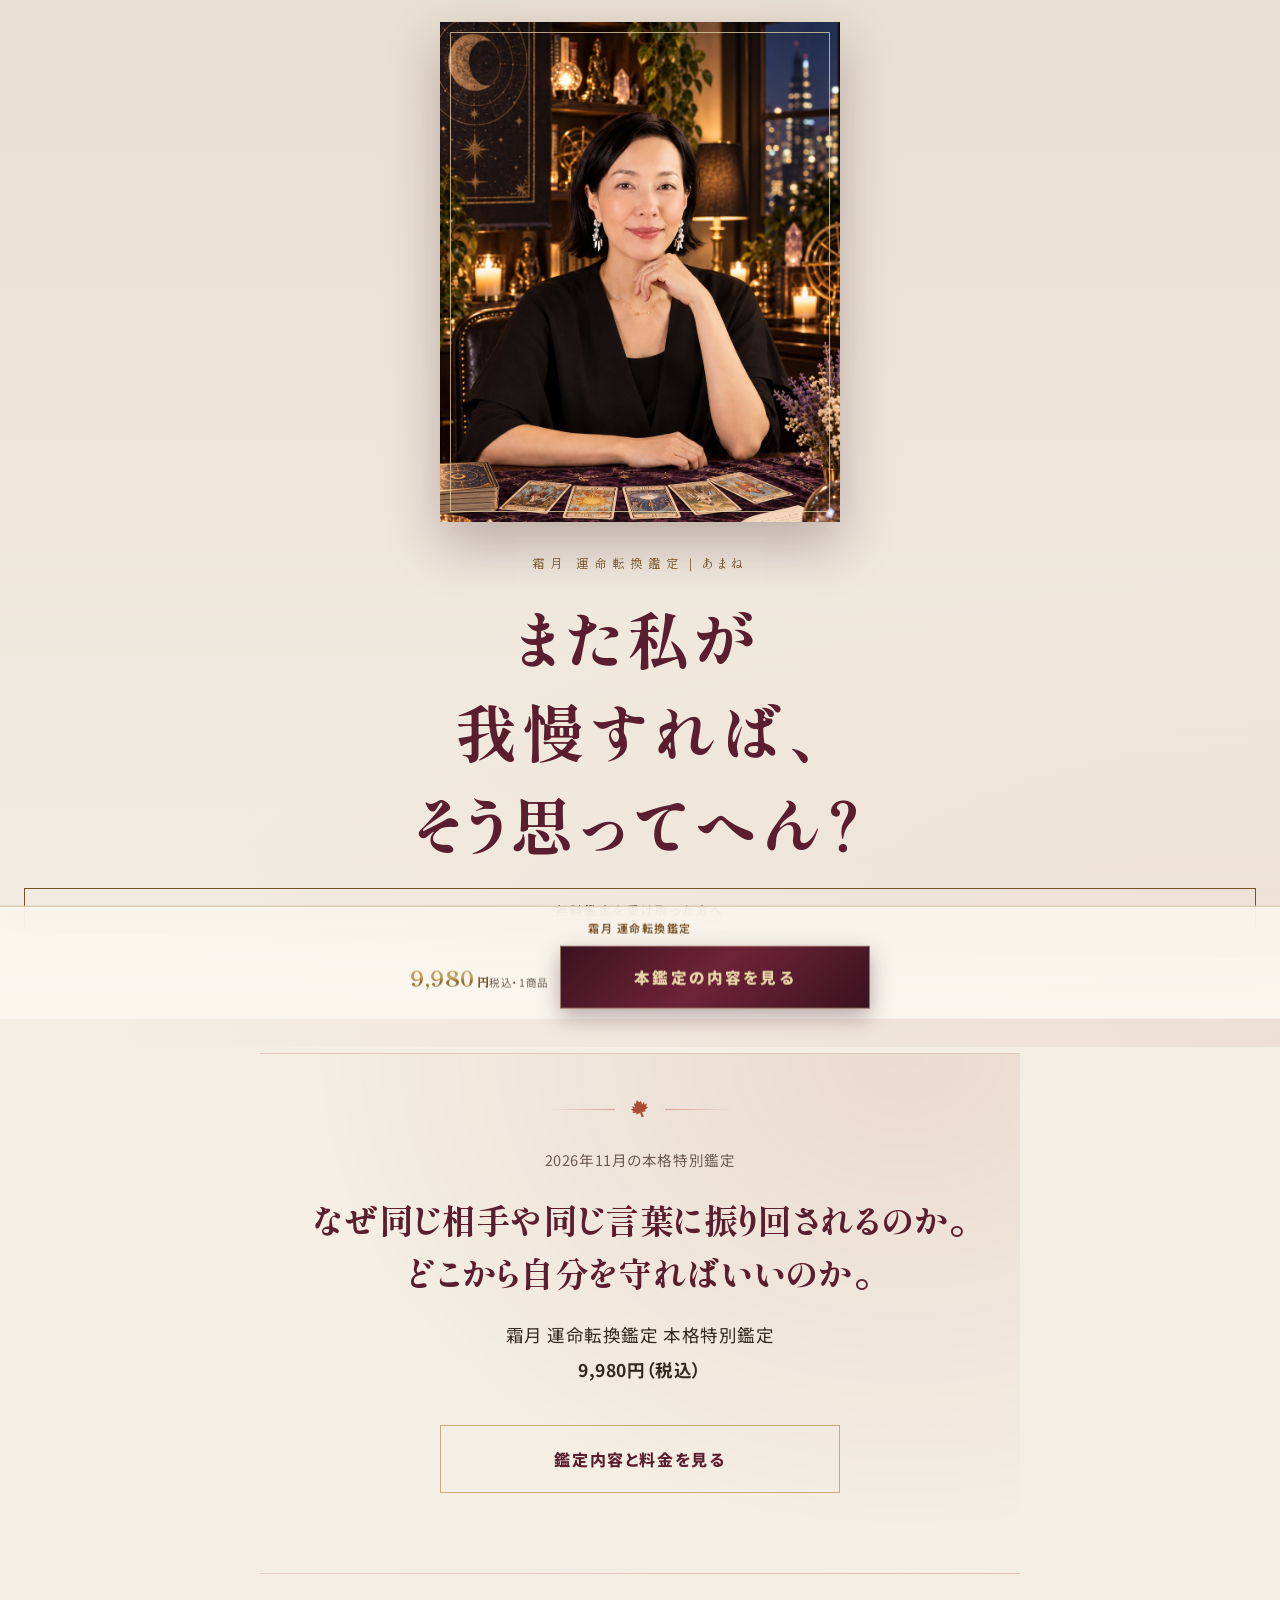
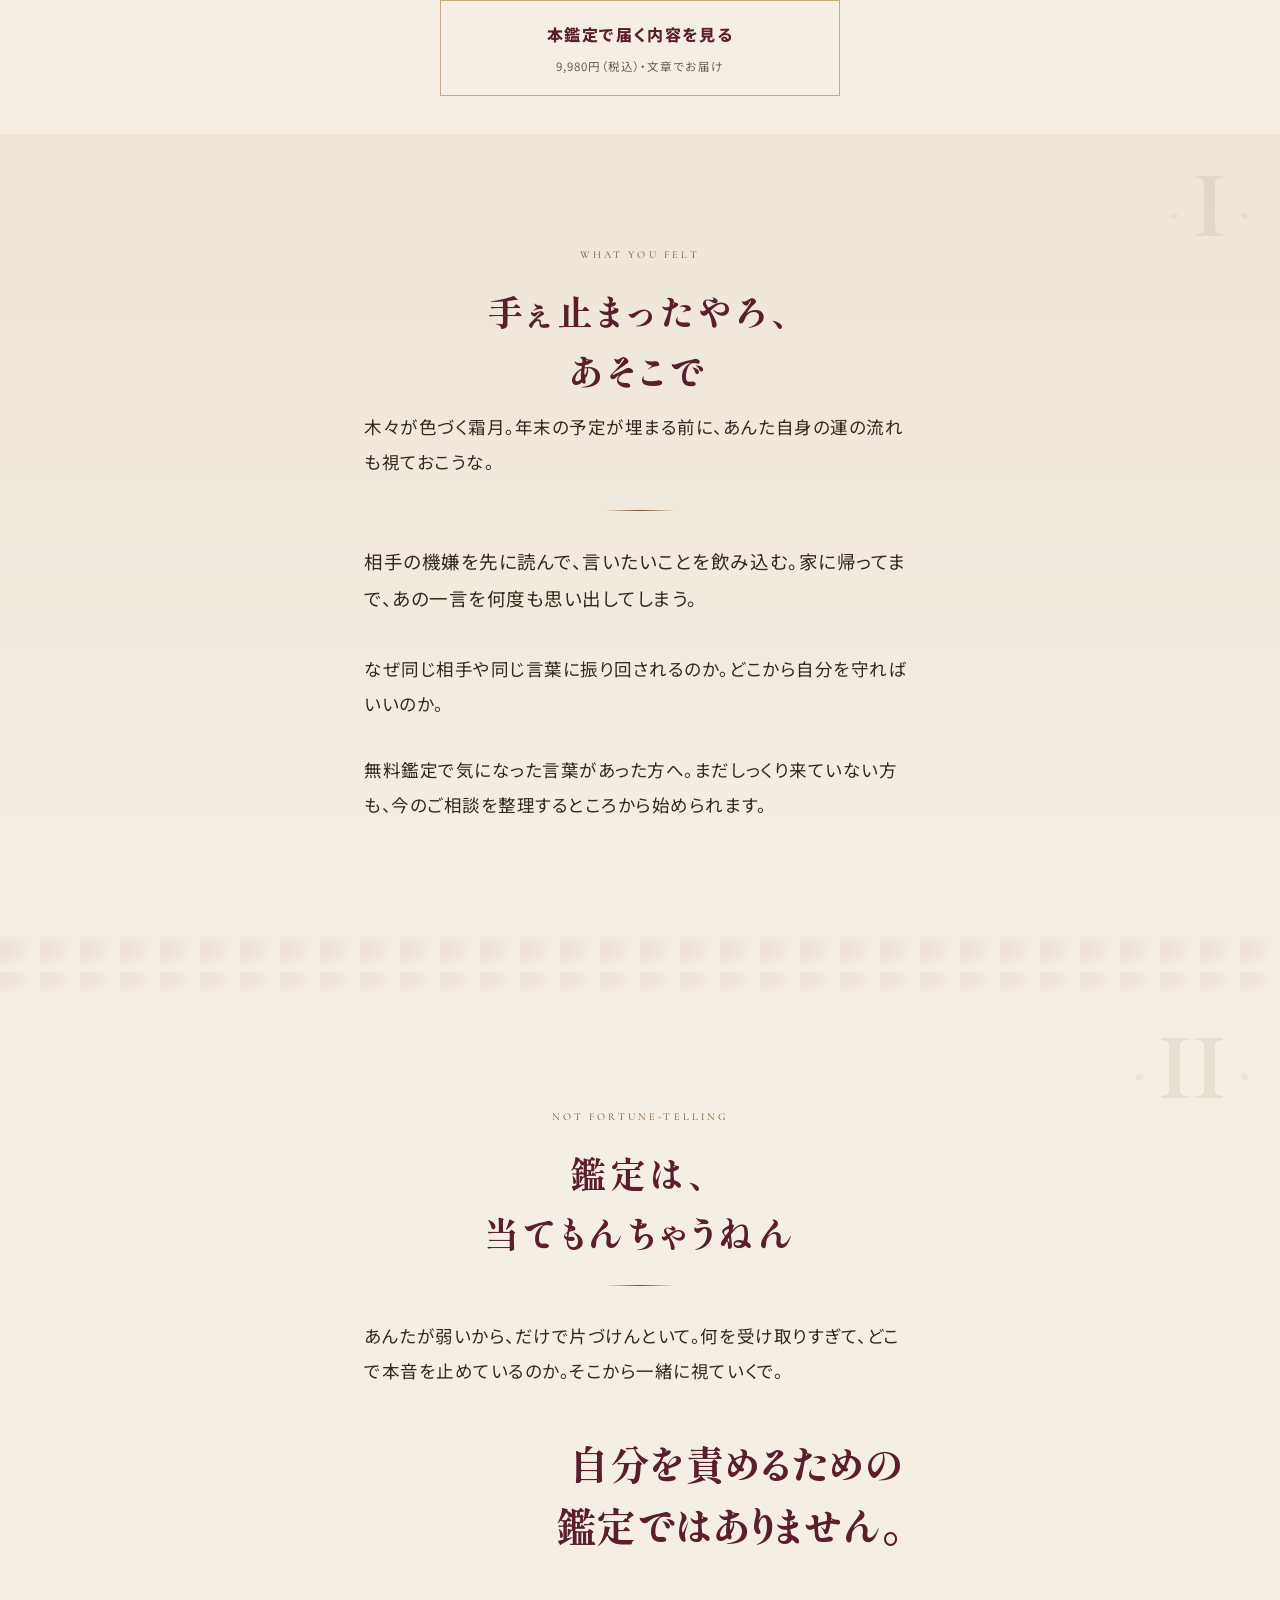
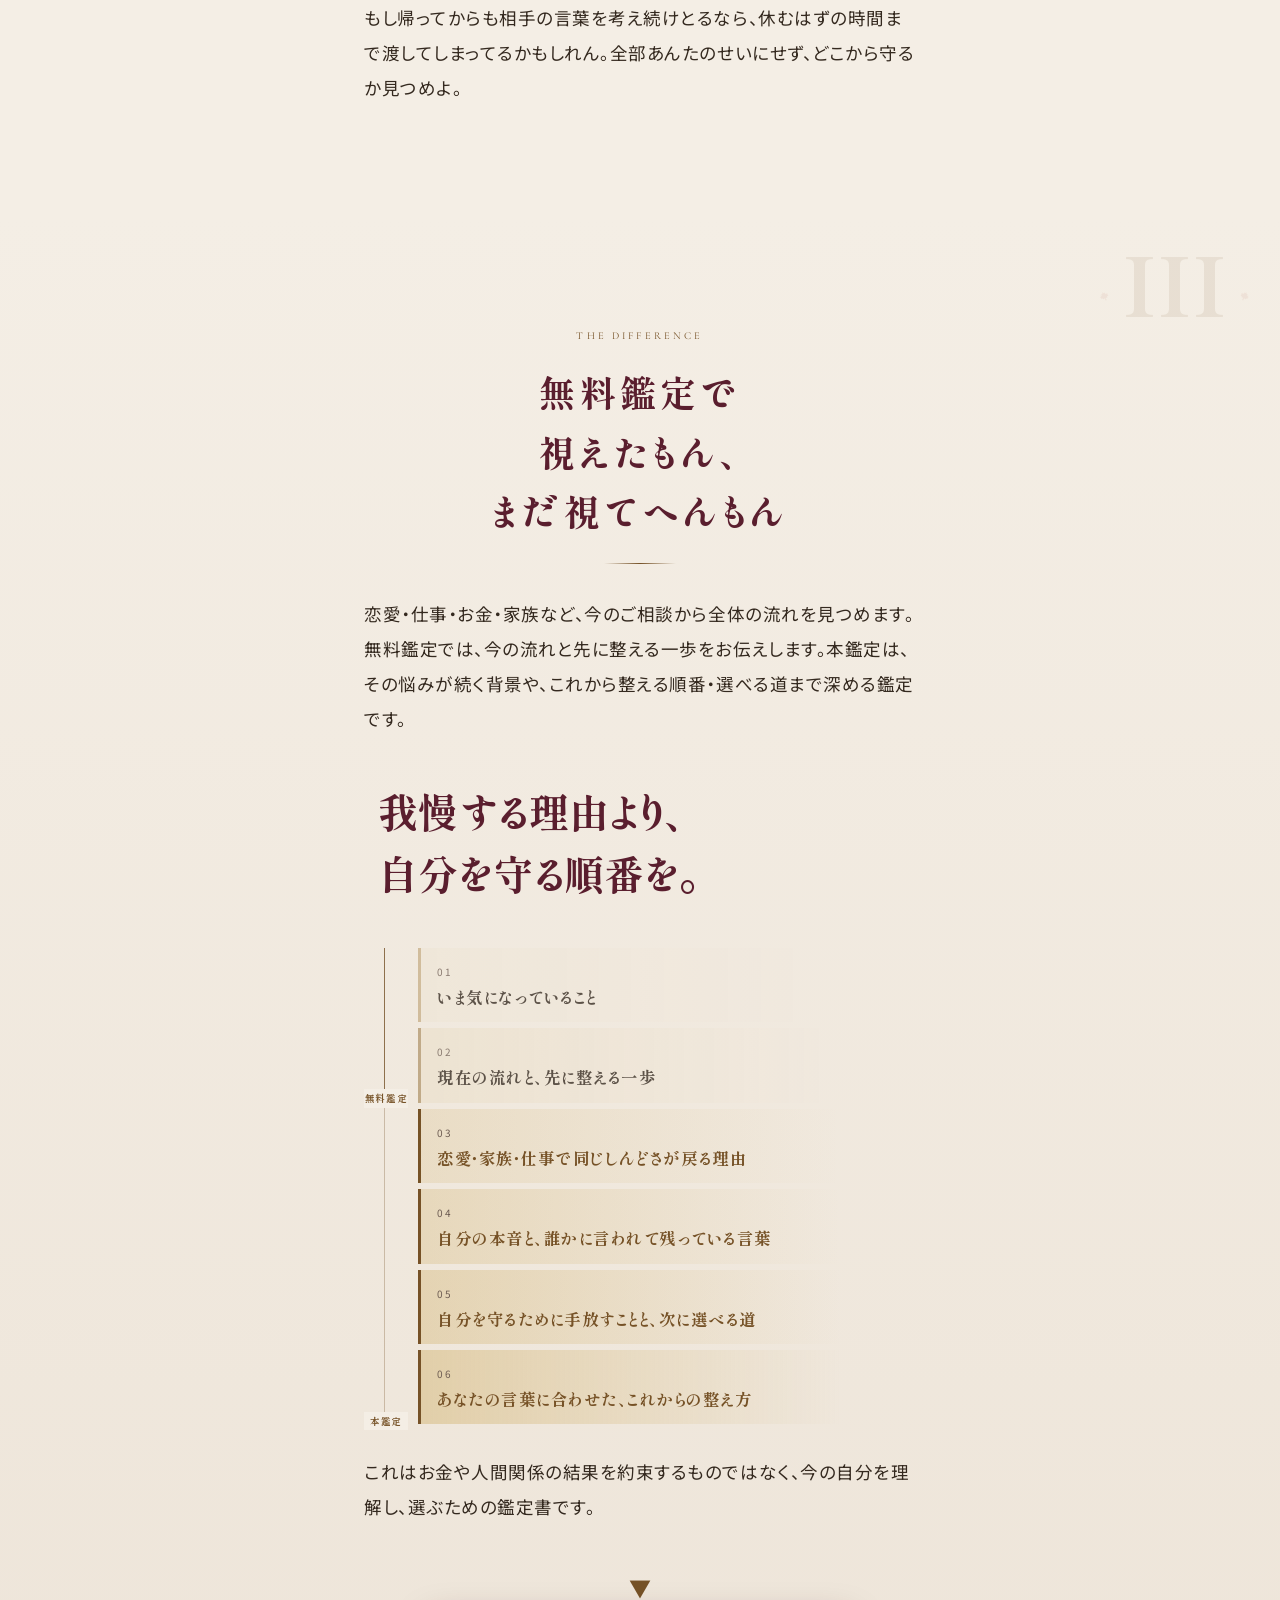
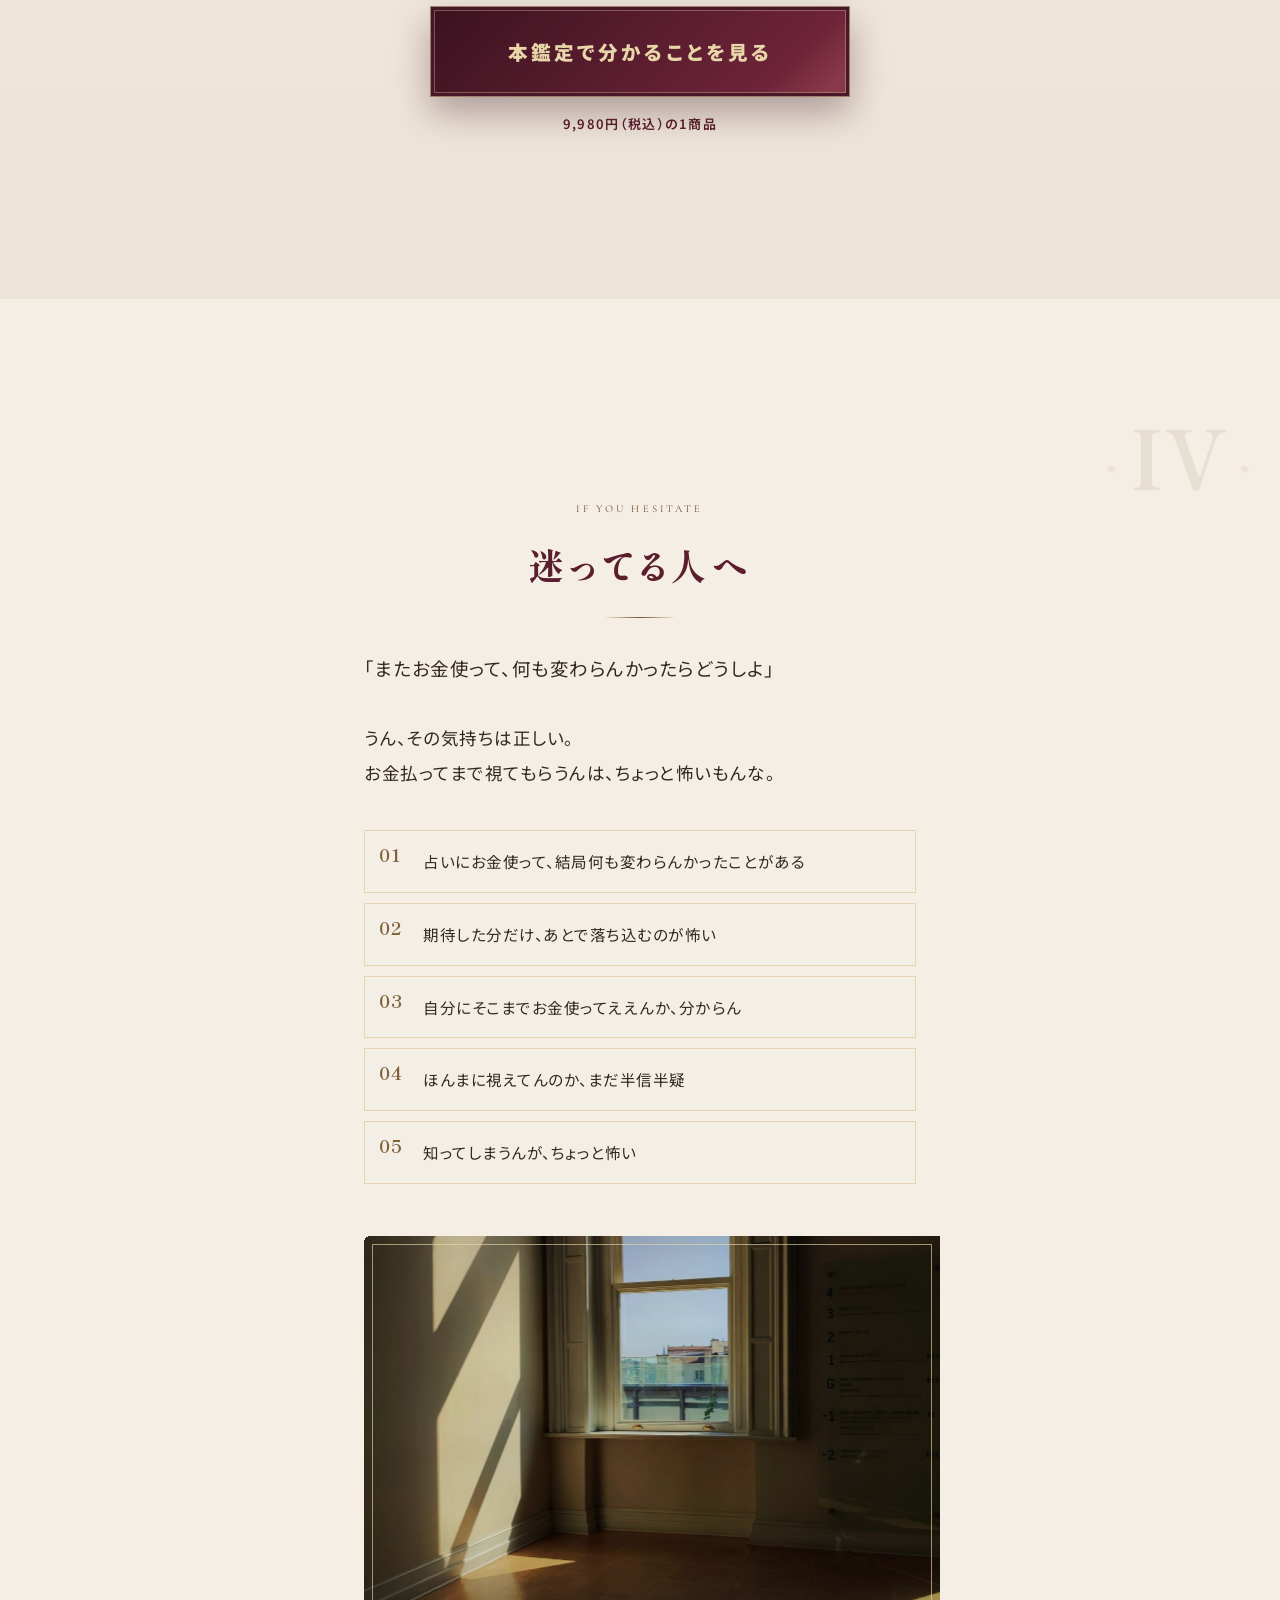
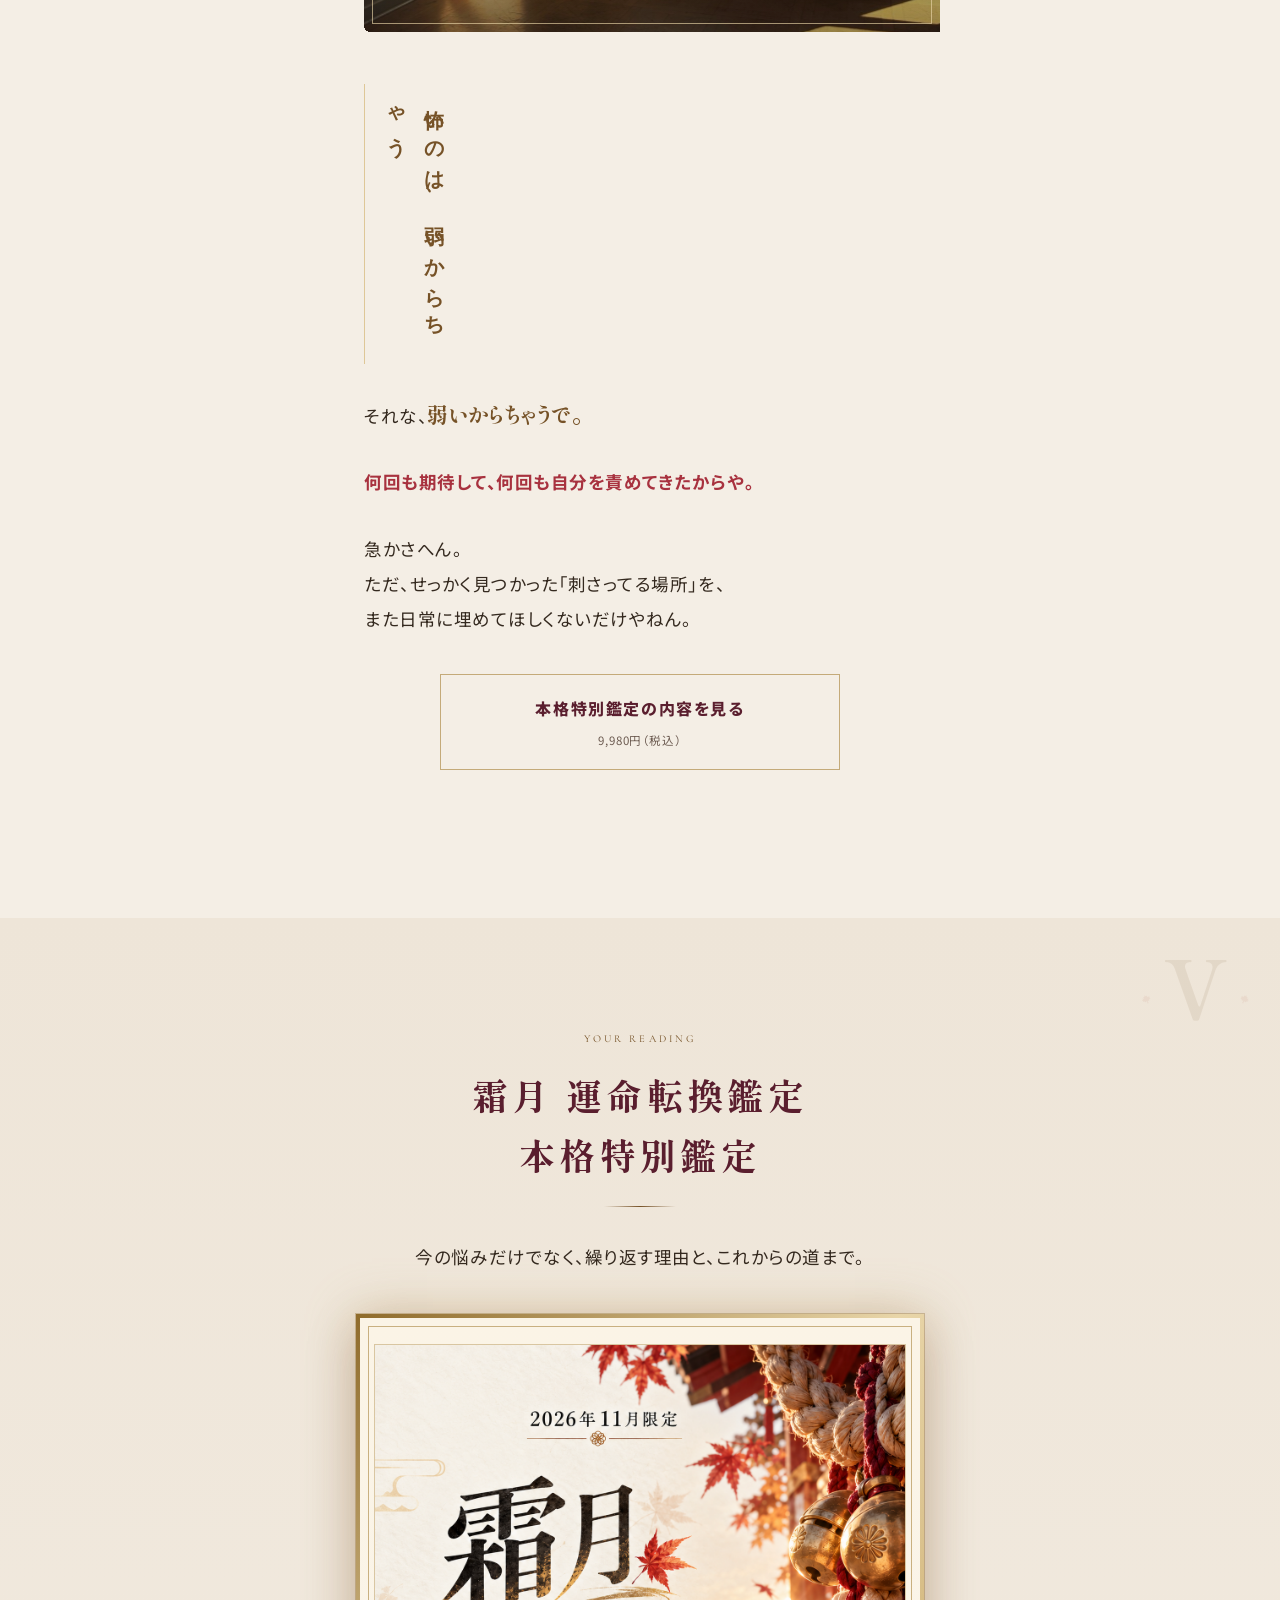
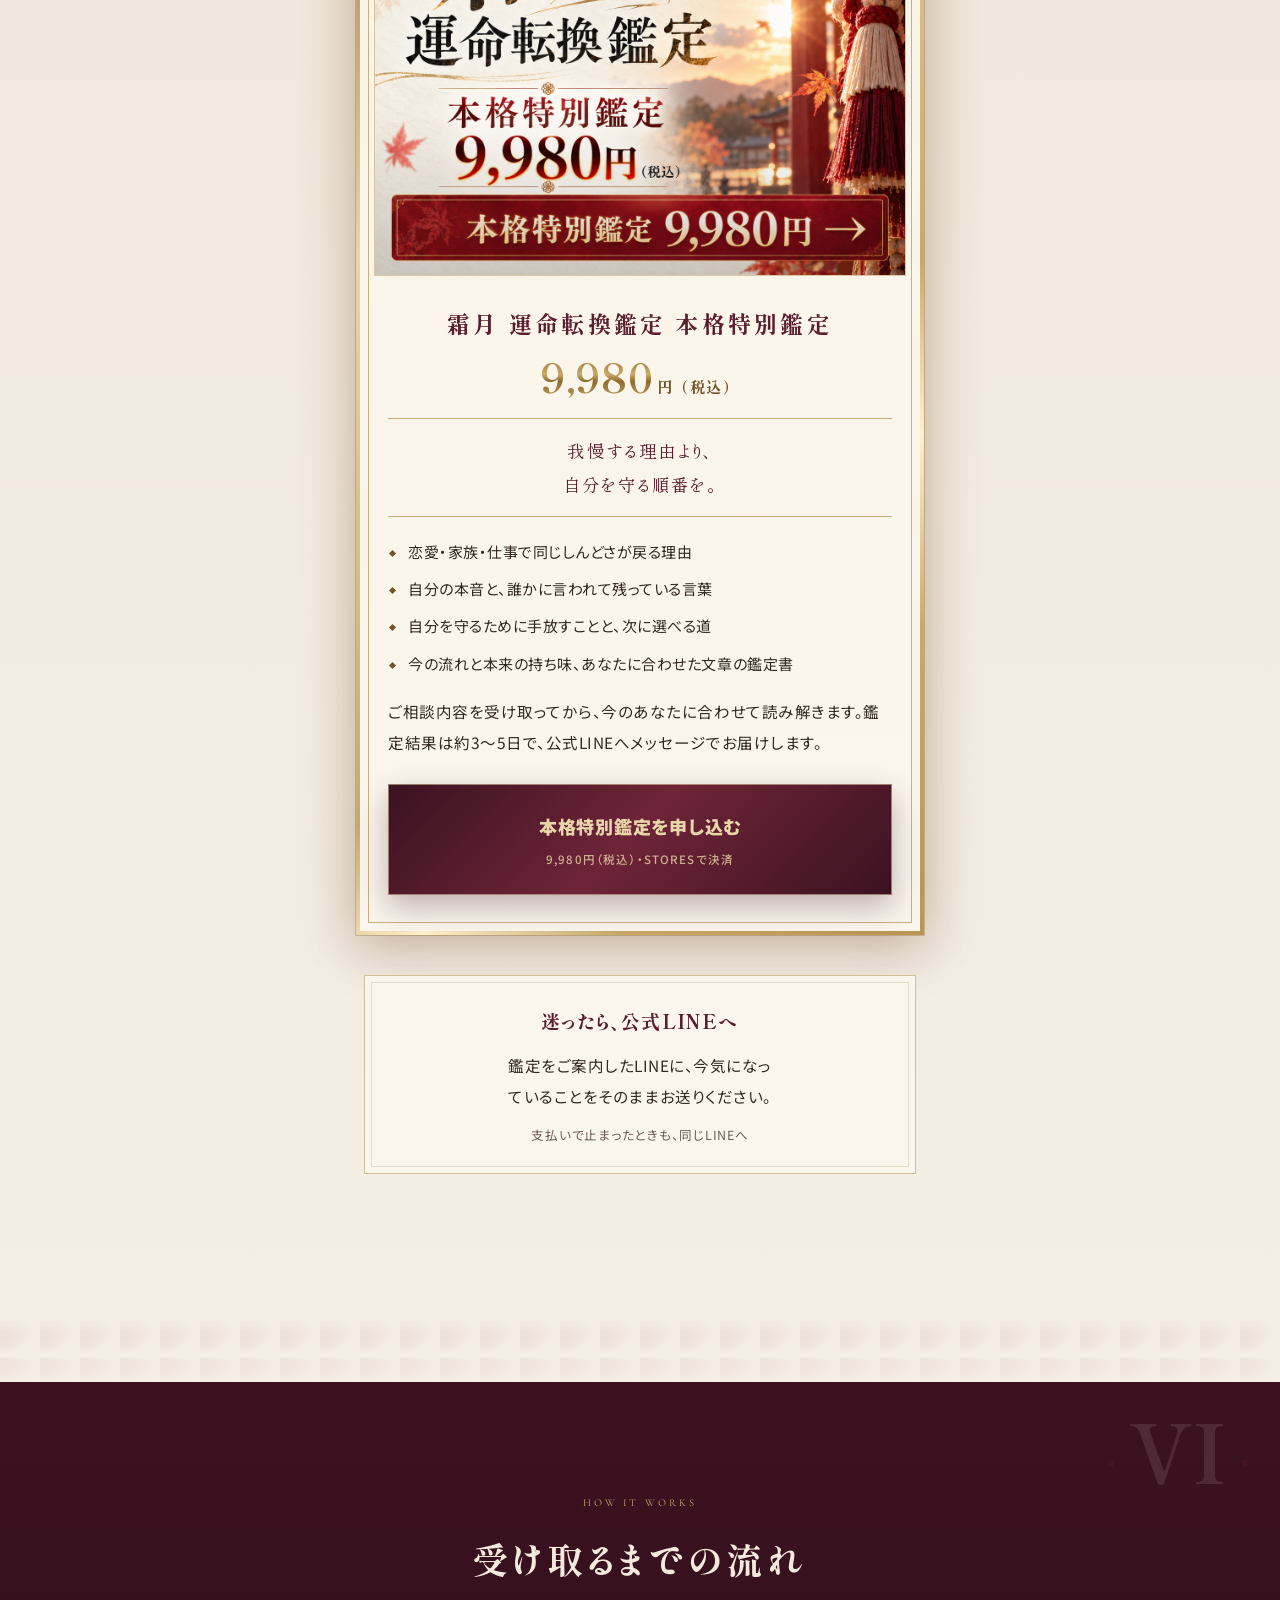
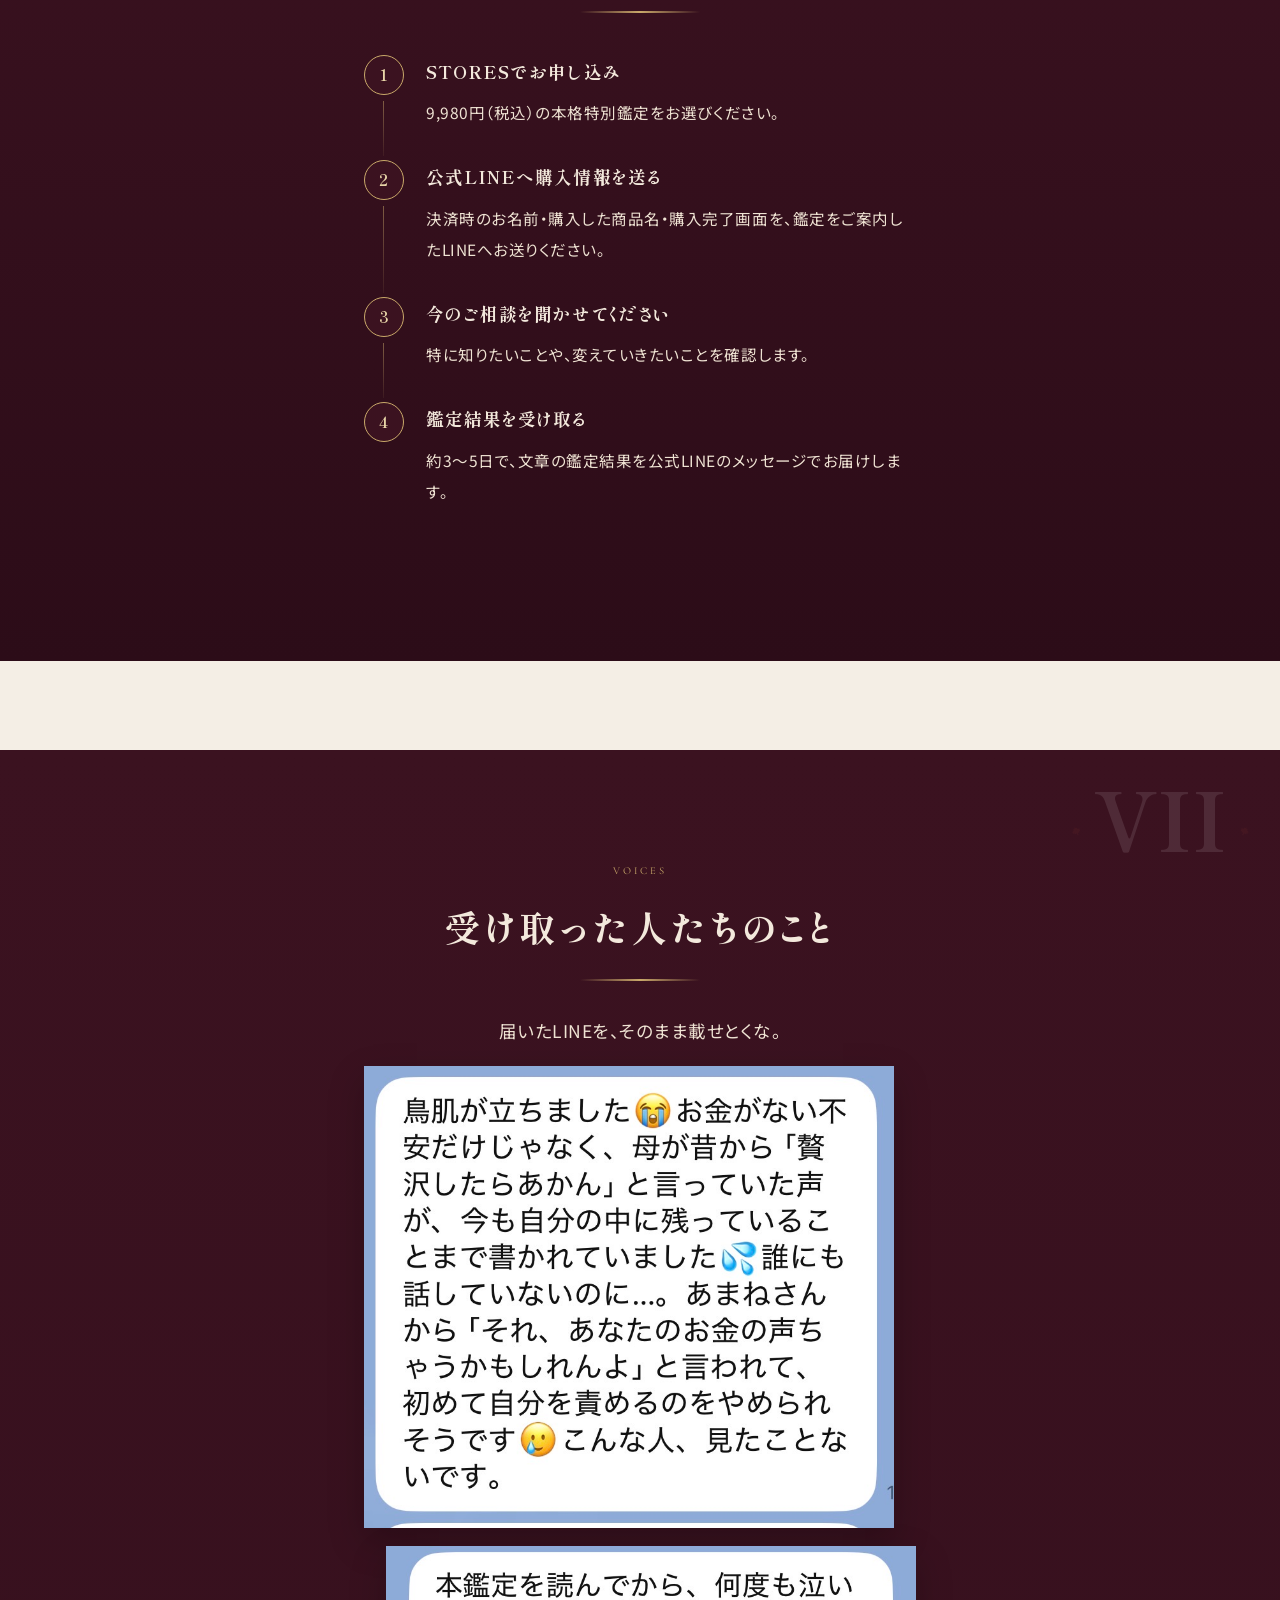
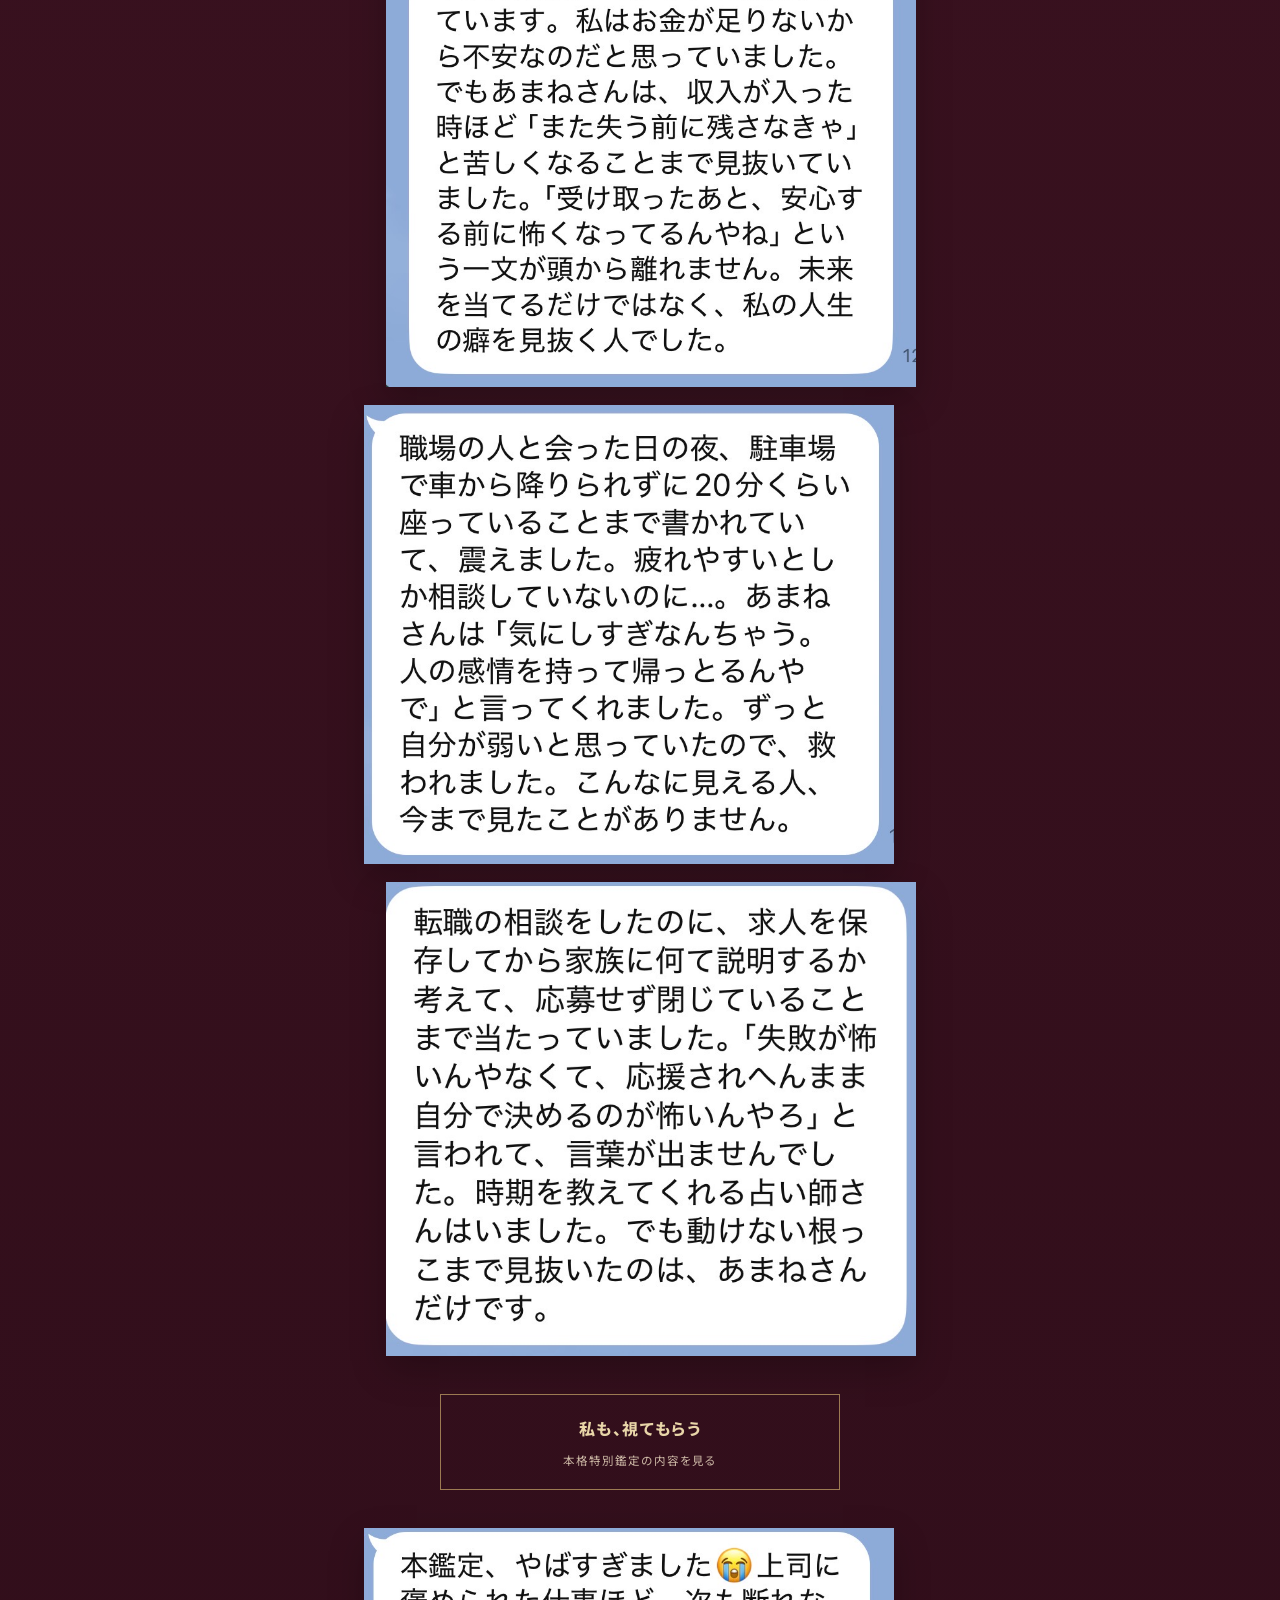
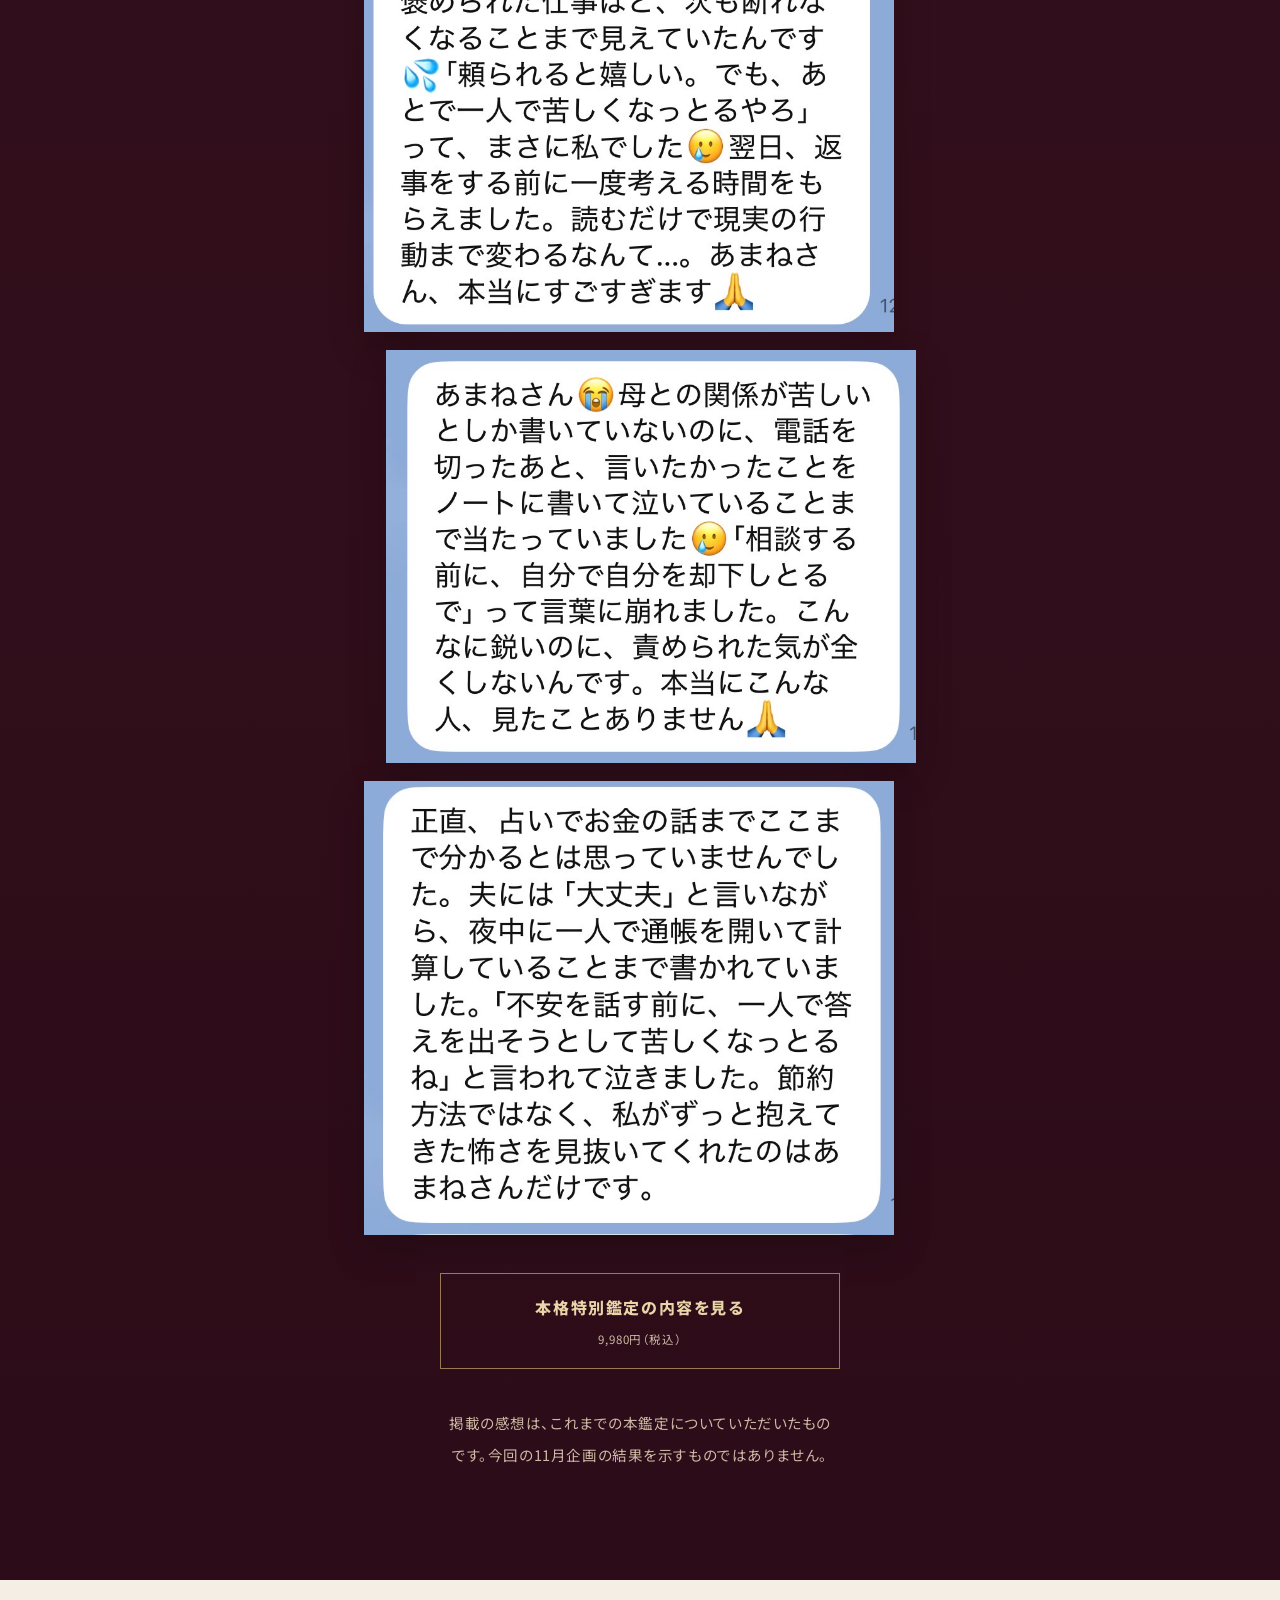
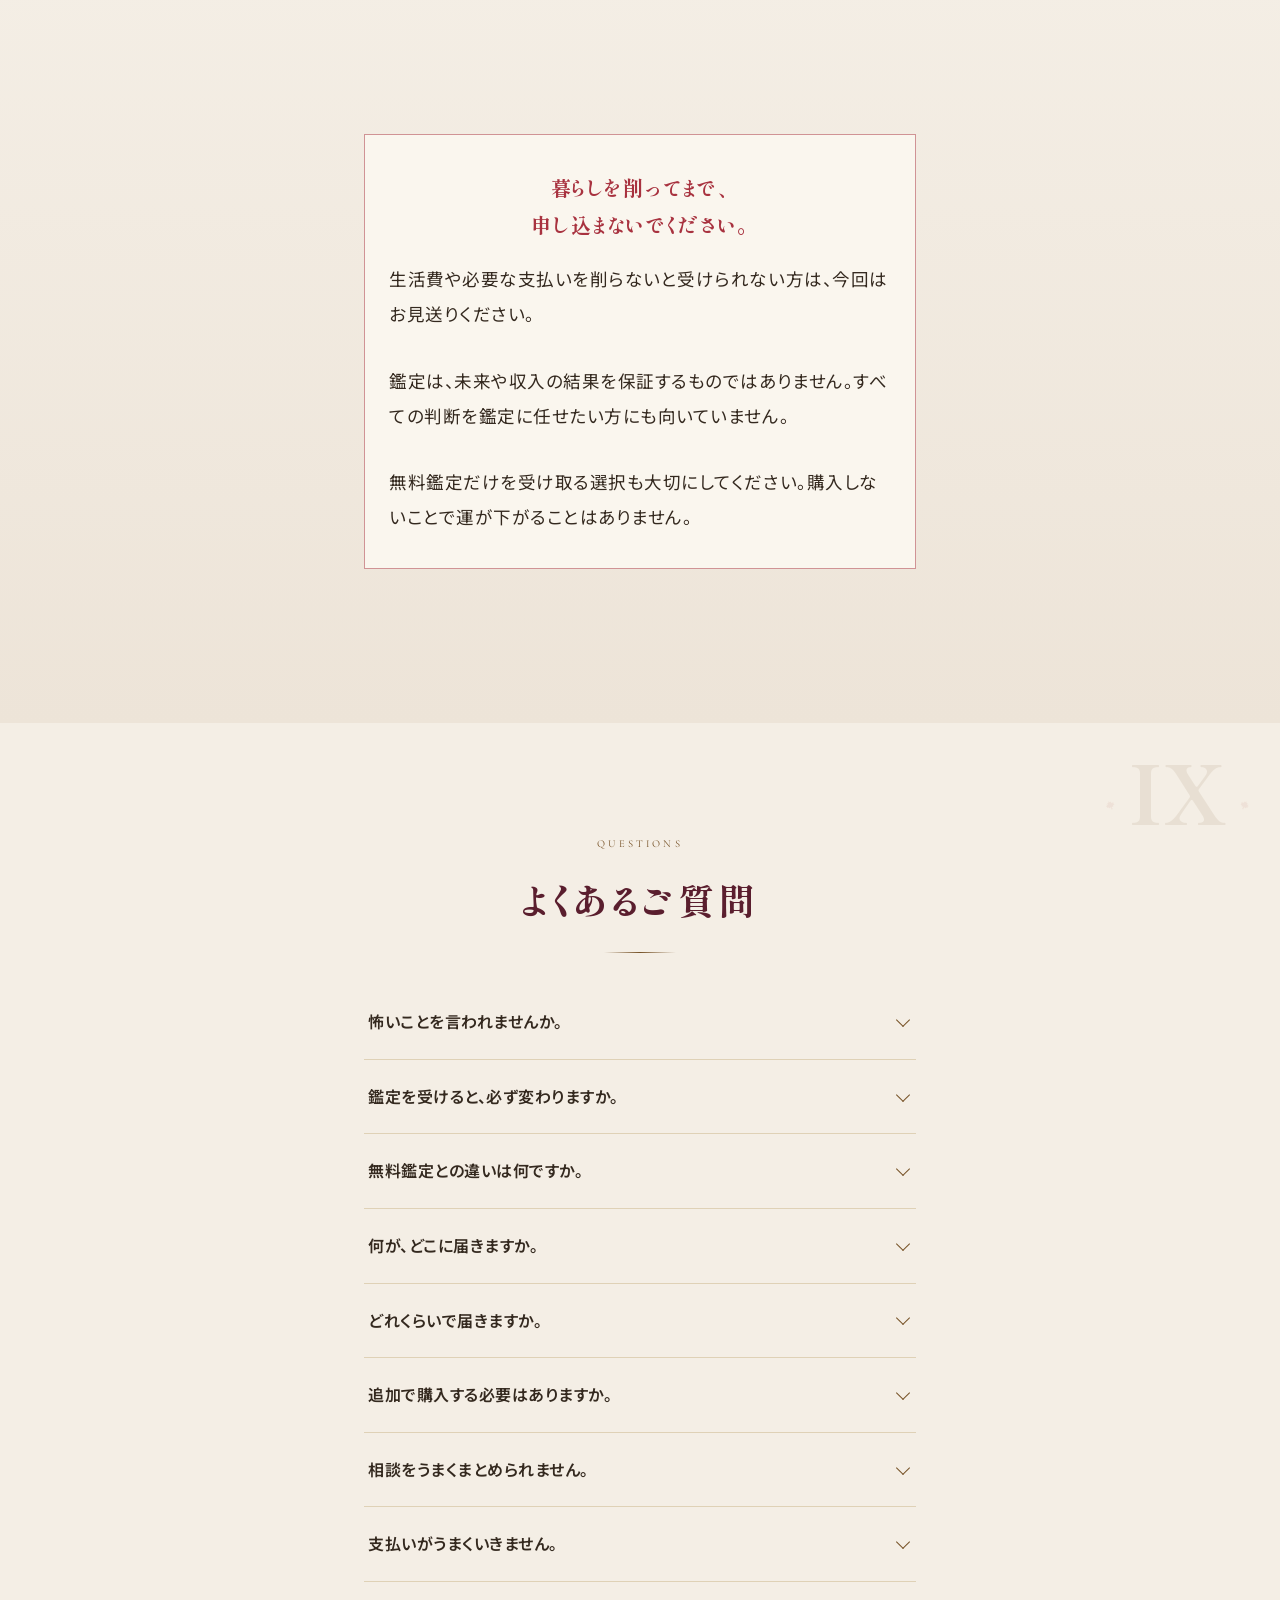
<file: 202611-amane/index.html>
<!DOCTYPE html>

<html lang="ja">
<head>
<meta charset="utf-8"/>
<meta content="width=device-width, initial-scale=1, viewport-fit=cover" name="viewport"/>
<meta content="noindex" name="robots"/>
<meta content="#F7F2EC" name="theme-color"/>
<title>霜月 運命転換鑑定 本格特別鑑定｜あまね</title>
<link href="https://fonts.googleapis.com" rel="preconnect"/>
<link crossorigin="" href="https://fonts.gstatic.com" rel="preconnect"/>
<link href="https://fonts.googleapis.com/css2?family=Shippori+Mincho+B1:wght@400;600;700;800&amp;family=Noto+Sans+JP:wght@400;500;700&amp;family=Cormorant+Garamond:wght@300;500;600&amp;display=swap" rel="stylesheet"/>
<link href="reference-assets/lp.css?v=20261022n1" rel="stylesheet"/>
<link href="reference-assets/theme-amane.css?v=20261022n1" rel="stylesheet"/>
<style>:root{--bg:#f4eee5;--bg2:#e9dfd1;--bg3:#e9dfd1;--gold:#765227;--gold-hi:#765227;--paper:#34291f;--mute:#6c5b51;--kon:#e9dfd1}.rv,.rv-s,.rv-b,.ln,.stag>*{opacity:1!important;transform:none!important;filter:none!important}.hero-person img{animation:none!important;transform:none!important}.hero-flare,.hero-person::after{display:none!important}.hero-copy .tag{background:transparent;border:1px solid var(--gold);color:inherit}.november-note{padding:42px 24px;text-align:center;max-width:760px;margin:auto}.november-note .big{font-size:clamp(24px,5vw,34px)}.item .thumb{aspect-ratio:1;height:auto}.item .thumb img{width:100%;height:auto}.price{opacity:1!important;transform:none!important}.s-light{color:#34291f}.hero-copy h1{font-size:clamp(32px,6vw,62px)}.layer b{font-size:16px}.pbtn{min-height:60px}.step h3{font-size:18px}.november-note p{max-width:660px;margin:18px auto}@media(max-width:600px){.hero{min-height:0;display:flex;flex-direction:column;padding:0}.hero-person{position:relative;inset:auto;width:100%;height:auto;aspect-ratio:1}.hero-person img{width:100%;height:100%;object-fit:cover}.hero::after{display:none}.hero-copy{padding:30px 24px;text-shadow:none;color:#34291f}.hero-copy h1{font-size:30px;letter-spacing:.03em;line-height:1.65}.hero-copy .lead{font-size:17px}.strata{padding-left:34px}}</style><style id="november-season-style">
/* November: reference autumn LP's maple drift, scoped to new November pages. */
:root{--nov-leaf:#ab4c36;--nov-light:#cb965c;--nov-paper:#faf1e8;--nov-mask:url("data:image/svg+xml,%3Csvg%20xmlns%3D%22http%3A%2F%2Fwww.w3.org%2F2000%2Fsvg%22%20viewBox%3D%220%200%2024%2024%22%3E%3Cpath%20d%3D%22M12%201.5l1.7%203.6%202.3-1.1-.3%204.2%203.4-2.2-1%203.2%203.4-.3-2.4%203%201.8%201.5-4.2%201.2.4%202-4.2-.7.2%205.2h-2.6l.2-5.2-4.2.7.4-2-4.2-1.2%201.8-1.5-2.4-3%203.4.3-1-3.2%203.4%202.2-.3-4.2%202.3%201.1z%22%2F%3E%3C%2Fsvg%3E")}
.november-leaves{position:fixed;inset:0;overflow:hidden;z-index:20;pointer-events:none;contain:strict}
.november-leaves i{position:absolute;top:-8vh;left:var(--x);width:var(--size);height:var(--size);animation:nov-leaf-fall var(--duration) linear var(--delay) infinite;opacity:0;pointer-events:none}
.november-leaves i::before{content:"";position:absolute;inset:0;background:var(--nov-leaf);-webkit-mask:var(--nov-mask) center/contain no-repeat;mask:var(--nov-mask) center/contain no-repeat;animation:nov-leaf-turn 9s linear infinite}
.november-leaves i:nth-child(even)::before{background:var(--nov-light);animation-duration:12s;animation-direction:reverse}
@keyframes nov-leaf-fall{0%{transform:translate3d(0,-10vh,0);opacity:0}8%{opacity:.52}30%{transform:translate3d(18px,26vh,0)}60%{transform:translate3d(-15px,62vh,0)}90%{opacity:.4}100%{transform:translate3d(14px,116vh,0);opacity:0}}
@keyframes nov-leaf-turn{0%{transform:rotate(-25deg) rotateY(0)}50%{transform:rotate(155deg) rotateY(140deg)}100%{transform:rotate(335deg) rotateY(360deg)}}
.nov-season-frieze{height:26px;display:flex;justify-content:center;align-items:center;gap:14px;margin:0 auto 22px;color:var(--nov-leaf);pointer-events:none}
.nov-season-frieze::before,.nov-season-frieze::after{content:"";height:1px;width:68px;background:linear-gradient(90deg,transparent,currentColor);opacity:.45}
.nov-season-frieze::after{transform:rotate(180deg)}
.nov-season-frieze i{display:block;width:22px;height:22px;background:currentColor;-webkit-mask:var(--nov-mask) center/contain no-repeat;mask:var(--nov-mask) center/contain no-repeat;transform:rotate(-20deg)}
.november-note{background:radial-gradient(ellipse at 85% 0%,color-mix(in srgb,var(--nov-leaf) 12%,transparent),transparent 65%);border-top:1px solid color-mix(in srgb,var(--nov-leaf) 24%,transparent);border-bottom:1px solid color-mix(in srgb,var(--nov-leaf) 18%,transparent)}
.hero-copy{background-image:radial-gradient(ellipse at 100% 100%,color-mix(in srgb,var(--nov-leaf) 9%,transparent),transparent 65%)}
.chapno::before,.chapno::after{content:"";display:inline-block;width:11px;height:11px;vertical-align:middle;background:var(--nov-leaf);-webkit-mask:var(--nov-mask) center/contain no-repeat;mask:var(--nov-mask) center/contain no-repeat;opacity:.8;margin:0 12px;transform:rotate(-25deg)}
.chapno::after{transform:rotate(25deg)}
.band{background-image:radial-gradient(ellipse at 8% 30%,color-mix(in srgb,var(--nov-leaf) 18%,transparent),transparent 58%)}
@media(max-width:600px){.november-leaves i:nth-child(n+9){display:none}.november-leaves i{width:calc(var(--size)*.85);height:calc(var(--size)*.85)}}
@media(prefers-reduced-motion:reduce){.november-leaves{display:none}.november-leaves i,.november-leaves i::before{animation:none}}
@media print{.november-leaves{display:none}}
</style></head>
<body class="ed"><div aria-hidden="true" class="november-leaves"><i style="--x:3%;--size:17px;--duration:21s;--delay:-3.0s"></i><i style="--x:94%;--size:20px;--duration:23s;--delay:-5.3s"></i><i style="--x:12%;--size:23px;--duration:25s;--delay:-7.6s"></i><i style="--x:85%;--size:26px;--duration:27s;--delay:-9.9s"></i><i style="--x:22%;--size:17px;--duration:29s;--delay:-12.2s"></i><i style="--x:74%;--size:20px;--duration:21s;--delay:-14.5s"></i><i style="--x:38%;--size:23px;--duration:23s;--delay:-16.8s"></i><i style="--x:61%;--size:26px;--duration:25s;--delay:-19.1s"></i><i style="--x:8%;--size:17px;--duration:27s;--delay:-21.4s"></i><i style="--x:90%;--size:20px;--duration:29s;--delay:-23.7s"></i><i style="--x:29%;--size:23px;--duration:21s;--delay:-26.0s"></i><i style="--x:70%;--size:26px;--duration:23s;--delay:-28.3s"></i></div>
<div aria-hidden="true" class="prog"><i id="progbar"></i></div>
<header class="hero">
<div class="hero-person">
<img alt="あまね" fetchpriority="high" src="https://amane-spiritual.github.io/lp/img/amane/a_hero_tarot.jpg" style="object-position:center 14%"/>
</div>
<div aria-hidden="true" class="particles" id="particles"></div>
<div class="hero-copy">
<div class="lead rv">霜月 運命転換鑑定｜あまね</div>
<h1 class="lines">また私が<br/>我慢すれば、<br/>そう思ってへん？</h1>
<div class="tag rv">無料鑑定を受け取った方へ</div>
<div class="scrollcue rv"><span class="lat">SCROLL</span><i></i></div>
</div>
</header><div class="november-note"><div aria-hidden="true" class="nov-season-frieze"><i></i></div><p class="whisper">2026年11月の本格特別鑑定</p><p class="big">なぜ同じ相手や同じ言葉に振り回されるのか。どこから自分を守ればいいのか。</p><p>霜月 運命転換鑑定 本格特別鑑定<br/><b>9,980円（税込）</b></p><a class="minicta" href="#item">鑑定内容と料金を見る</a></div>
<a class="minicta rv" href="#item" style="margin-top:26px">本鑑定で届く内容を見る<span class="s">9,980円（税込）・文章でお届け</span></a>
<section class="s-ai">
<div class="wrap"><div class="chapno">I</div><div class="eyebrow lat">What you felt</div><h2 class="lines"><span class="ln">手ぇ止まったやろ、</span><br/><span class="ln">あそこで</span></h2><p class="seasonal-context">木々が色づく霜月。年末の予定が埋まる前に、あんた自身の運の流れも視ておこうな。</p><div class="gline"></div><div class="stag"><p class="lead-p">相手の機嫌を先に読んで、言いたいことを飲み込む。家に帰ってまで、あの一言を何度も思い出してしまう。</p><p>なぜ同じ相手や同じ言葉に振り回されるのか。どこから自分を守ればいいのか。</p><p>無料鑑定で気になった言葉があった方へ。まだしっくり来ていない方も、今のご相談を整理するところから始められます。</p></div></div>
</section>
<div aria-hidden="true" class="band"></div>
<section class="s-dark">
<div class="wrap"><div class="chapno">II</div><div class="eyebrow lat">Not fortune-telling</div><h2 class="lines"><span class="ln">鑑定は、</span><br/><span class="ln">当てもんちゃうねん</span></h2><div class="gline"></div><div class="stag"><p>あんたが弱いから、だけで片づけんといて。何を受け取りすぎて、どこで本音を止めているのか。そこから一緒に視ていくで。</p><div class="big">自分を責めるための<br/>鑑定ではありません。</div><p>もし帰ってからも相手の言葉を考え続けとるなら、休むはずの時間まで渡してしまってるかもしれん。全部あんたのせいにせず、どこから守るか見つめよ。</p></div></div>
</section>
<section class="s-ai-r">
<div class="wrap"><div class="chapno">III</div><div class="eyebrow lat">The difference</div><h2 class="lines"><span class="ln">無料鑑定で</span><br/><span class="ln">視えたもん、</span><br/><span class="ln">まだ視てへんもん</span></h2><div class="gline"></div><p>恋愛・仕事・お金・家族など、今のご相談から全体の流れを見つめます。無料鑑定では、今の流れと先に整える一歩をお伝えします。本鑑定は、その悩みが続く背景や、これから整える順番・選べる道まで深める鑑定です。</p><div class="big">我慢する理由より、<br/>自分を守る順番を。</div><div class="strata" style="--free-h:33%"><div aria-hidden="true" class="gauge"><i class="g1"></i><i class="g2"></i><b class="l1">無料鑑定</b><b class="l2">本鑑定</b></div><div class="layer free" style="--d:0"><span class="lv">01</span><b>いま気になっていること</b></div><div class="layer free" style="--d:1"><span class="lv">02</span><b>現在の流れと、先に整える一歩</b></div><div class="layer deep" style="--d:2"><span class="lv">03</span><b>恋愛・家族・仕事で同じしんどさが戻る理由</b></div><div class="layer deep" style="--d:3"><span class="lv">04</span><b>自分の本音と、誰かに言われて残っている言葉</b></div><div class="layer deep" style="--d:4"><span class="lv">05</span><b>自分を守るために手放すことと、次に選べる道</b></div><div class="layer deep" style="--d:5"><span class="lv">06</span><b>あなたの言葉に合わせた、これからの整え方</b></div></div><p>これはお金や人間関係の結果を約束するものではなく、今の自分を理解し、選ぶための鑑定書です。</p><a class="cta" href="#item"><span class="arrow">▼</span><span class="btn">本鑑定で分かることを見る</span><span class="sub">9,980円（税込）の1商品</span></a></div>
</section>
<div class="wrap"><div class="growline"></div></div>
<section class="s-dark">
<div class="wrap">
<div class="chapno">IV</div>
<div class="eyebrow lat">If you hesitate</div>
<h2 class="lines"><span class="ln">迷ってる人へ</span></h2>
<div class="gline"></div>
<div class="stag">
<p class="lead-p">「またお金使って、何も変わらんかったらどうしよ」</p>
<p>うん、その気持ちは正しい。<br/>お金払ってまで視てもらうんは、ちょっと怖いもんな。</p>
</div>
<ul class="chk rv">
<li>占いにお金使って、結局何も変わらんかったことがある</li>
<li>期待した分だけ、あとで落ち込むのが怖い</li>
<li>自分にそこまでお金使ってええんか、分からん</li>
<li>ほんまに視えてんのか、まだ半信半疑</li>
<li>知ってしまうんが、ちょっと怖い</li>
</ul>
<div class="ph wide px rv-s">
<img alt="朝の光が差す部屋" decoding="async" loading="lazy" src="https://amane-spiritual.github.io/lp/img/amane/window_02.jpg"/>
</div>
<div class="tate l rv">怖いのは、弱いからちゃう</div>
<div class="stag">
<p>それな、<span class="ew">弱いからちゃうで。</span></p>
<p><strong>何回も期待して、何回も自分を責めてきたからや。</strong></p>
<p>急かさへん。<br/>ただ、せっかく見つかった「刺さってる場所」を、<br/>また日常に埋めてほしくないだけやねん。</p>
</div>
<a class="minicta rv" href="#item">本格特別鑑定の内容を見る<span class="s">9,980円（税込）</span></a>
</div>
</section>
<section class="s-ai" data-sticky-hide="" id="item">
<div class="wrap"><div class="chapno">V</div><div class="eyebrow lat">Your reading</div><h2>霜月 運命転換鑑定<br/>本格特別鑑定</h2><div class="gline"></div><p class="tc">今の悩みだけでなく、繰り返す理由と、これからの道まで。</p><div class="item rec"><div class="thumb"><img alt="霜月 運命転換鑑定 本格特別鑑定" loading="lazy" src="reference-assets/product.png"/></div><div class="pname">霜月 運命転換鑑定 本格特別鑑定</div><div class="price"><span class="num-gold">9,980</span><small>円（税込）</small></div><div class="goal">我慢する理由より、<br/>自分を守る順番を。</div><ul><li>恋愛・家族・仕事で同じしんどさが戻る理由</li><li>自分の本音と、誰かに言われて残っている言葉</li><li>自分を守るために手放すことと、次に選べる道</li><li>今の流れと本来の持ち味、あなたに合わせた文章の鑑定書</li></ul><p>ご相談内容を受け取ってから、今のあなたに合わせて読み解きます。鑑定結果は約3〜5日で、公式LINEへメッセージでお届けします。</p><a class="pbtn" href="https://pmsdqb4c2p0emj0yagvc.stores.jp/items/6ad9b84193213a979e97731f" rel="noopener" target="_blank">本格特別鑑定を申し込む<span class="s">9,980円（税込）・STORESで決済</span></a></div><div class="linebox"><div class="lh">迷ったら、公式LINEへ</div><p>鑑定をご案内したLINEに、今気になっていることをそのままお送りください。</p><div class="ls">支払いで止まったときも、同じLINEへ</div></div></div>
</section>
<div aria-hidden="true" class="band"></div>
<section class="s-light">
<div class="wrap"><div class="chapno">VI</div><div class="eyebrow lat">How it works</div><h2>受け取るまでの流れ</h2><div class="gline"></div><div class="steps"><div class="st"><h4>STORESでお申し込み</h4><p>9,980円（税込）の本格特別鑑定をお選びください。</p></div><div class="st"><h4>公式LINEへ購入情報を送る</h4><p>決済時のお名前・購入した商品名・購入完了画面を、鑑定をご案内したLINEへお送りください。</p></div><div class="st"><h4>今のご相談を聞かせてください</h4><p>特に知りたいことや、変えていきたいことを確認します。</p></div><div class="st"><h4>鑑定結果を受け取る</h4><p>約3〜5日で、文章の鑑定結果を公式LINEのメッセージでお届けします。</p></div></div></div>
</section>
<div class="wrap"><div class="growline"></div></div>
<section class="s-light">
<div class="wrap">
<div class="chapno">VII</div>
<div class="eyebrow lat">Voices</div>
<h2 class="lines"><span class="ln">受け取った人たちのこと</span></h2>
<div class="gline"></div>
<div class="rv"><p class="tc">届いたLINEを、そのまま載せとくな。</p></div>
<figure class="shot rv"><img alt="受け取った人の感想" decoding="async" loading="lazy" src="https://amane-spiritual.github.io/lp/img/amane/voices/k_01.jpg"/></figure>
<figure class="shot rv"><img alt="受け取った人の感想" decoding="async" loading="lazy" src="https://amane-spiritual.github.io/lp/img/amane/voices/k_02.jpg"/></figure>
<figure class="shot rv"><img alt="受け取った人の感想" decoding="async" loading="lazy" src="https://amane-spiritual.github.io/lp/img/amane/voices/k_03.jpg"/></figure>
<figure class="shot rv"><img alt="受け取った人の感想" decoding="async" loading="lazy" src="https://amane-spiritual.github.io/lp/img/amane/voices/k_04.jpg"/></figure>
<a class="minicta rv" href="#item">私も、視てもらう<span class="s">本格特別鑑定の内容を見る</span></a>
<figure class="shot rv"><img alt="受け取った人の感想" decoding="async" loading="lazy" src="https://amane-spiritual.github.io/lp/img/amane/voices/k_05.jpg"/></figure>
<figure class="shot rv"><img alt="受け取った人の感想" decoding="async" loading="lazy" src="https://amane-spiritual.github.io/lp/img/amane/voices/k_06.jpg"/></figure>
<figure class="shot rv"><img alt="受け取った人の感想" decoding="async" loading="lazy" src="https://amane-spiritual.github.io/lp/img/amane/voices/k_07.jpg"/></figure>
<a class="minicta rv" href="#item">本格特別鑑定の内容を見る<span class="s">9,980円（税込）</span></a>
<p class="whisper">掲載の感想は、これまでの本鑑定についていただいたものです。今回の11月企画の結果を示すものではありません。</p></div>
</section>
<section class="s-ai-r">
<div class="wrap"><div class="warn"><h3>暮らしを削ってまで、<br/>申し込まないでください。</h3><p>生活費や必要な支払いを削らないと受けられない方は、今回はお見送りください。</p><p>鑑定は、未来や収入の結果を保証するものではありません。すべての判断を鑑定に任せたい方にも向いていません。</p><p>無料鑑定だけを受け取る選択も大切にしてください。購入しないことで運が下がることはありません。</p></div></div>
</section>
<section class="s-dark">
<div class="wrap"><div class="chapno">IX</div><div class="eyebrow lat">Questions</div><h2>よくあるご質問</h2><div class="gline"></div><details class="faq"><summary>怖いことを言われませんか。</summary><div class="ans">不幸や霊障を断定したり、購入しないと悪いことが起きると伝えたりはしません。ご相談に合わないと感じたら、無理に申し込む必要はありません。</div></details><details class="faq"><summary>鑑定を受けると、必ず変わりますか。</summary><div class="ans">未来や収入、相手の気持ちなどの結果は保証できません。ご相談の背景を見つめ、自分で選ぶための手がかりをお届けするものです。</div></details><details class="faq"><summary>無料鑑定との違いは何ですか。</summary><div class="ans">無料鑑定では、今の流れと先に整える一歩をお伝えします。本鑑定では、同じ悩みが続く背景と、これから整える順番、選べる道まで文章でお伝えします。</div></details><details class="faq"><summary>何が、どこに届きますか。</summary><div class="ans">ご相談に合わせた文章の鑑定書を、公式LINEのメッセージでお届けします。郵送物はありません。決済履歴や端末の通知などは、ご自身の設定をご確認ください。</div></details><details class="faq"><summary>どれくらいで届きますか。</summary><div class="ans">購入後、公式LINEへ決済時のお名前・購入した商品名・購入完了画面をお送りください。ご相談内容を確認し、約3〜5日で鑑定結果をお届けします。</div></details><details class="faq"><summary>追加で購入する必要はありますか。</summary><div class="ans">この鑑定は9,980円（税込）の1商品です。鑑定を受けるために、お守りや石などを追加で購入する必要はありません。</div></details><details class="faq"><summary>相談をうまくまとめられません。</summary><div class="ans">今いちばん気になることを、そのままの言葉でお送りください。長く、きれいに書く必要はありません。</div></details><details class="faq"><summary>支払いがうまくいきません。</summary><div class="ans">エラー画面や、どの段階で止まったかを、鑑定をご案内した公式LINEへお送りください。</div></details></div>
</section>
<section class="s-ai">
<div class="wrap"><div class="chapno">X</div><div class="eyebrow lat">From あまね</div><h2>最後に</h2><div class="gline"></div><p>今年の残りまで、相手の機嫌だけで埋めんでええ。あんたが自分のために選べる道を、ちゃんと言葉にして渡すで。</p><p>あんたが弱いから、だけで片づけんといて。何を受け取りすぎて、どこで本音を止めているのか。そこから一緒に視ていくで。</p><div class="big">我慢する理由より、<br/>自分を守る順番を。</div><p class="sign">あまね</p><a class="cta" href="#item"><span class="arrow">▼</span><span class="btn">本格特別鑑定の内容を確認する</span><span class="sub">9,980円（税込）</span></a></div>
</section>
<footer><div class="wrap"><p>あまね｜霜月 運命転換鑑定</p><a href="https://pmsdqb4c2p0emj0yagvc.stores.jp/tokushoho" rel="noopener" target="_blank">特定商取引法に基づく表記</a><p>ご相談は鑑定をご案内した公式LINEへ。</p></div></footer>
<div aria-label="本鑑定のご案内" class="sticky"><span class="lab">霜月 運命転換鑑定</span><div class="row"><div class="pricebox"><span class="p">9,980<small>円</small></span><span class="n">税込・1商品</span></div><a href="#item">本鑑定の内容を見る</a></div></div><script>(()=>{const h=document.querySelector('header'),p=document.querySelector('#item'),b=document.querySelector('.sticky');let past=false,inside=false;const render=()=>b.classList.toggle('on',past&&!inside);new IntersectionObserver(([e])=>{past=!e.isIntersecting&&e.boundingClientRect.bottom<0;render();}).observe(h);new IntersectionObserver(([e])=>{inside=e.isIntersecting;render();}).observe(p);})();</script></body>
</html>
</file>
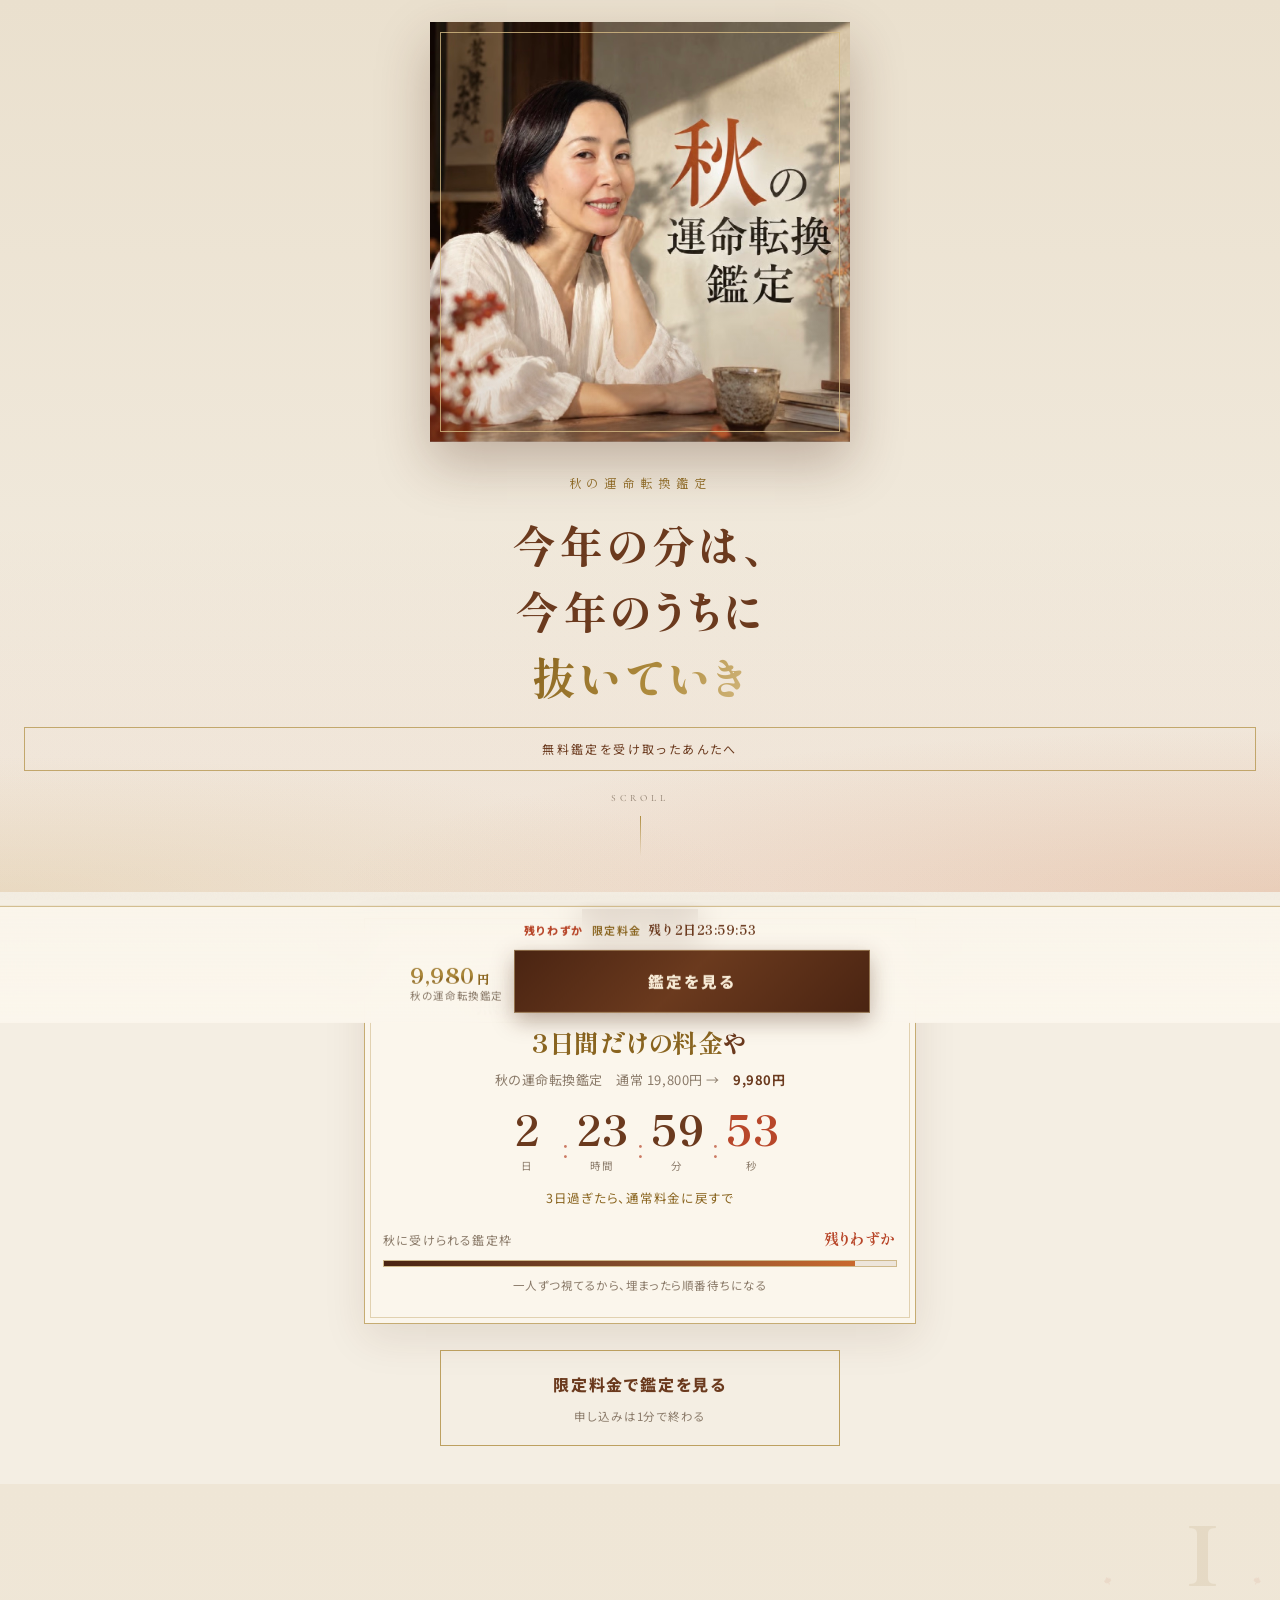
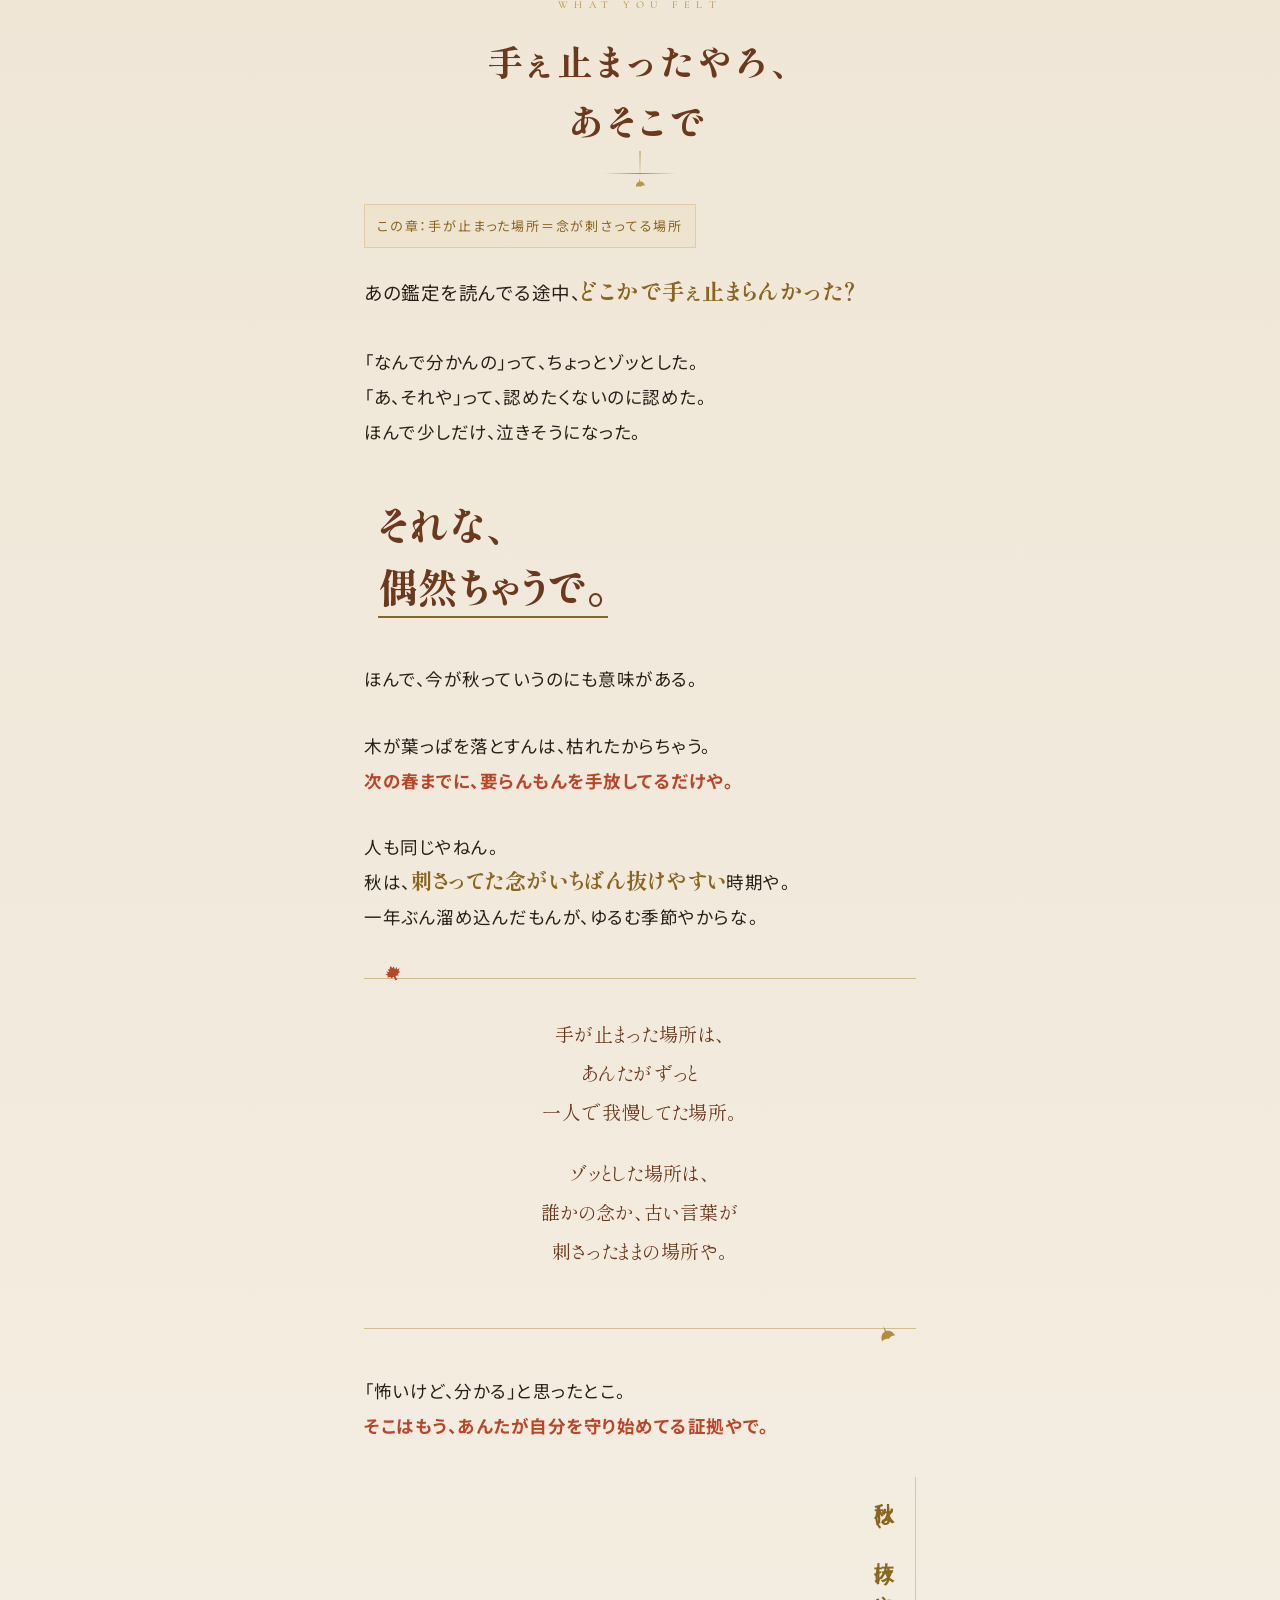
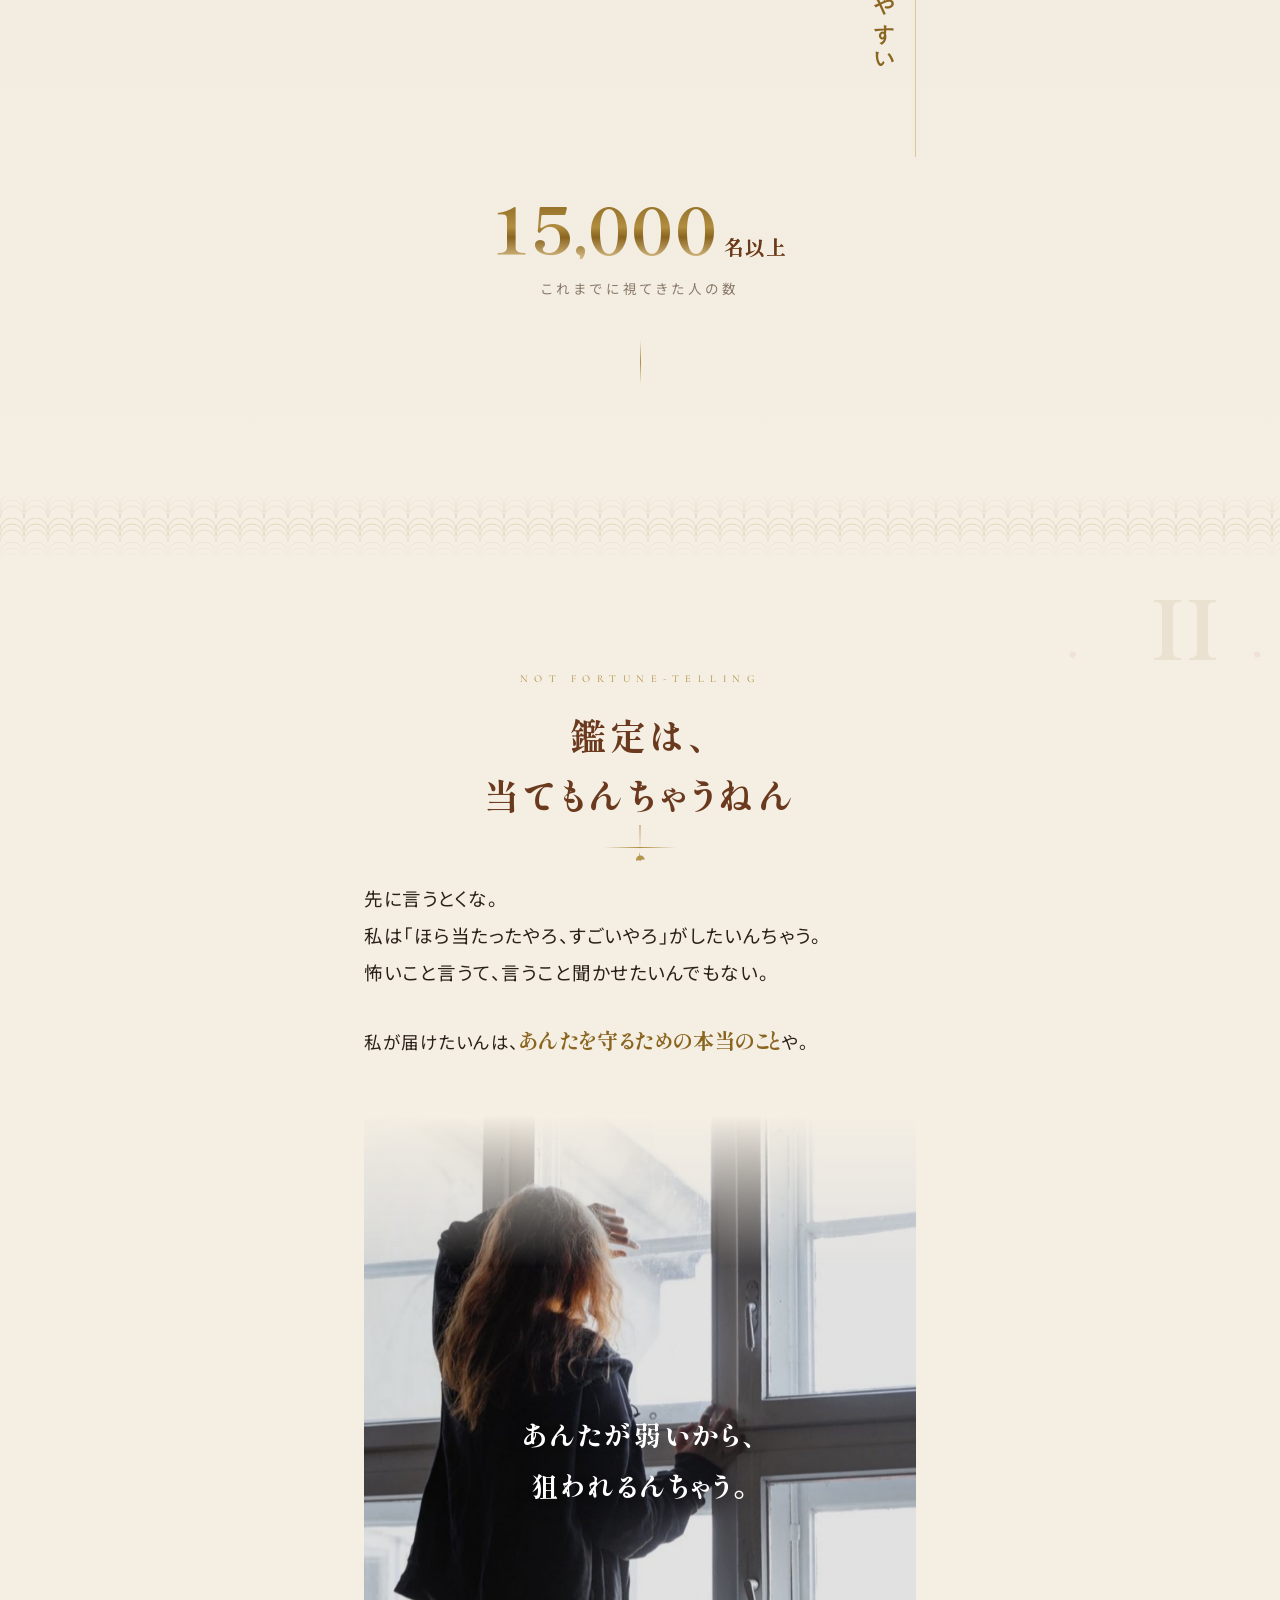
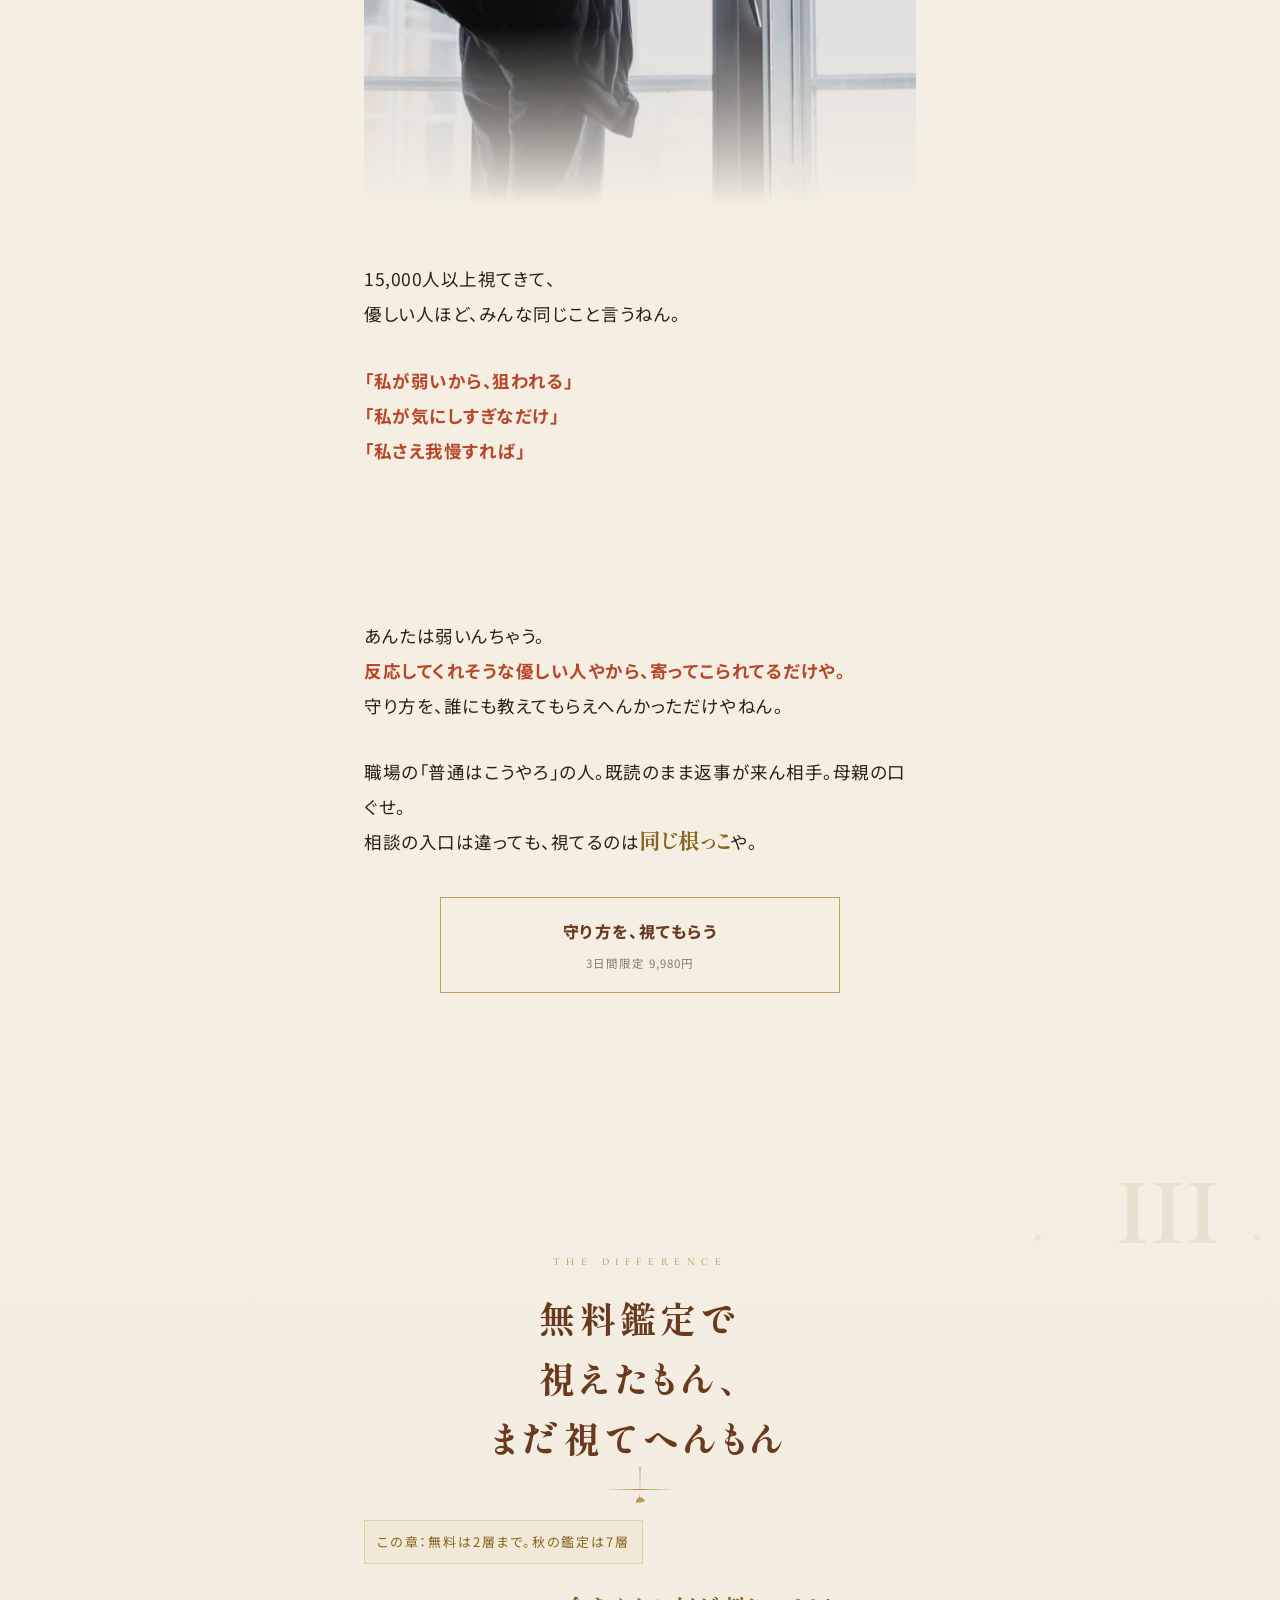
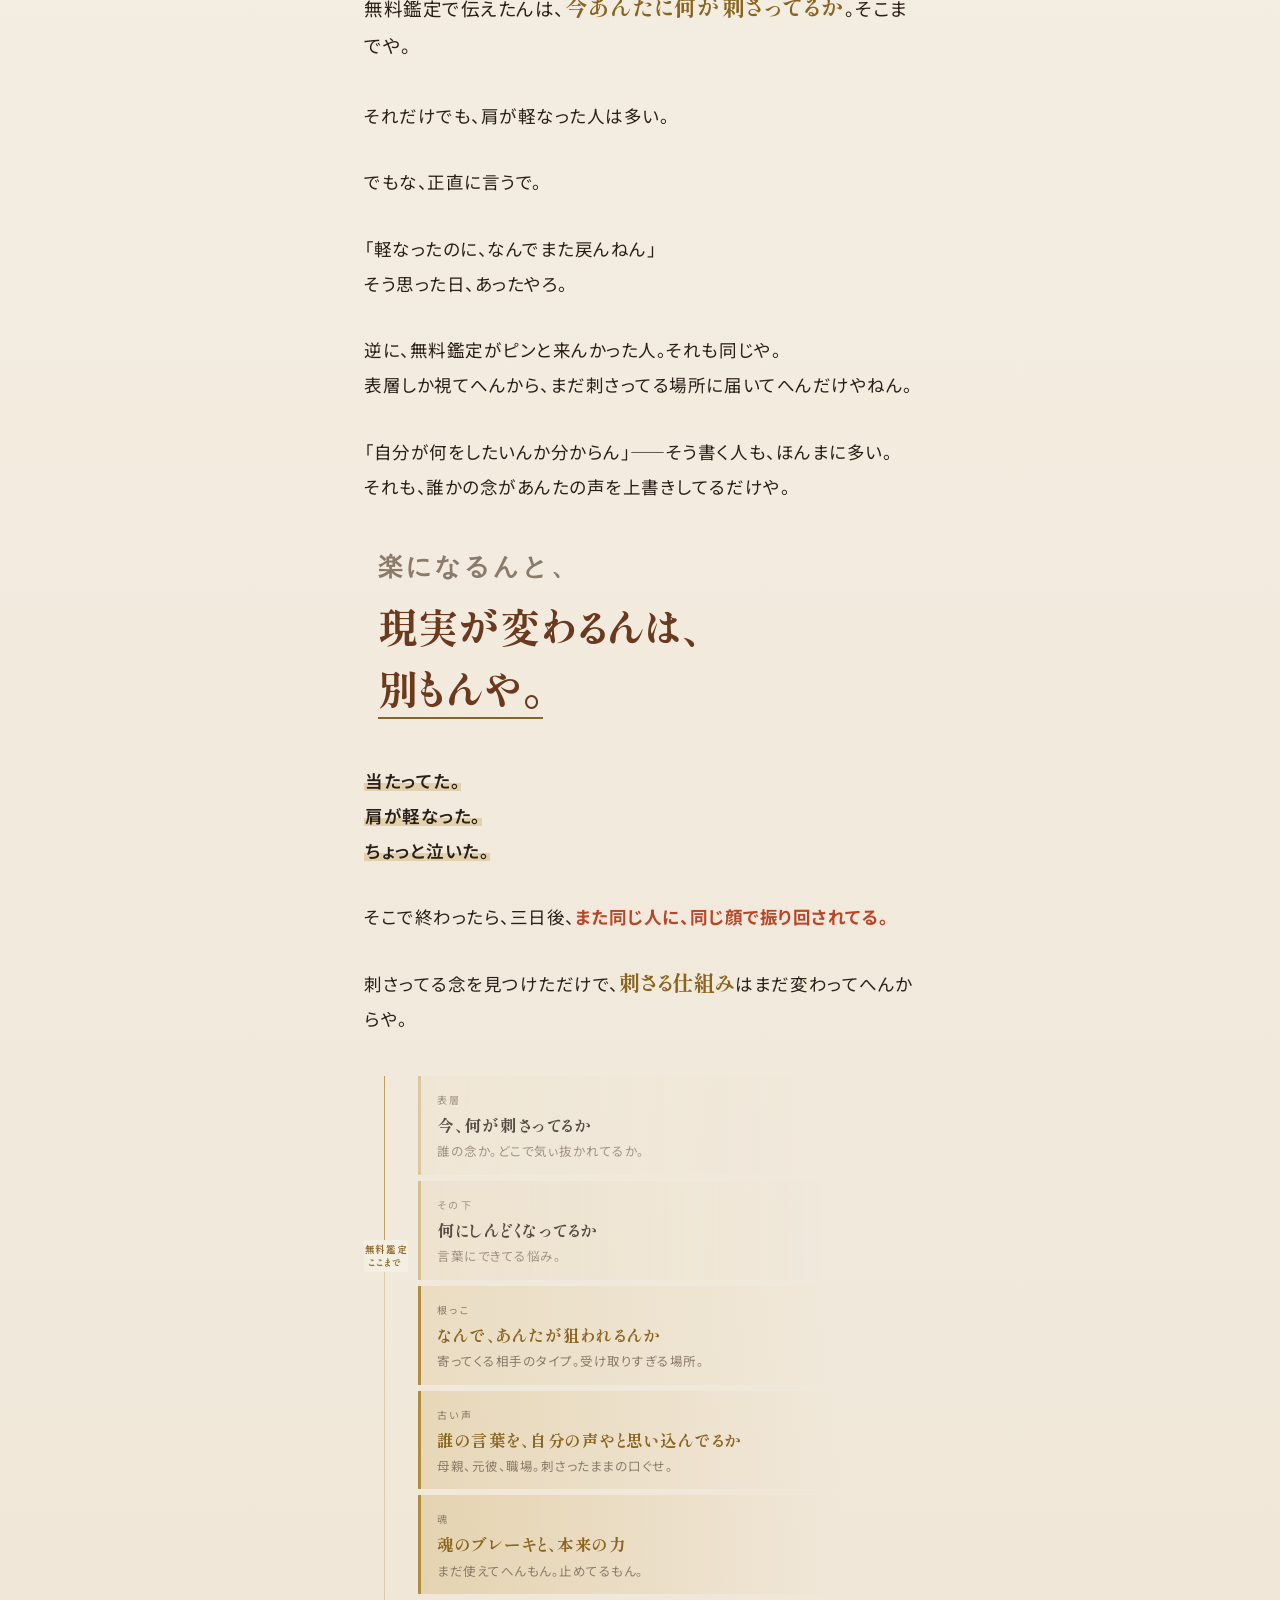
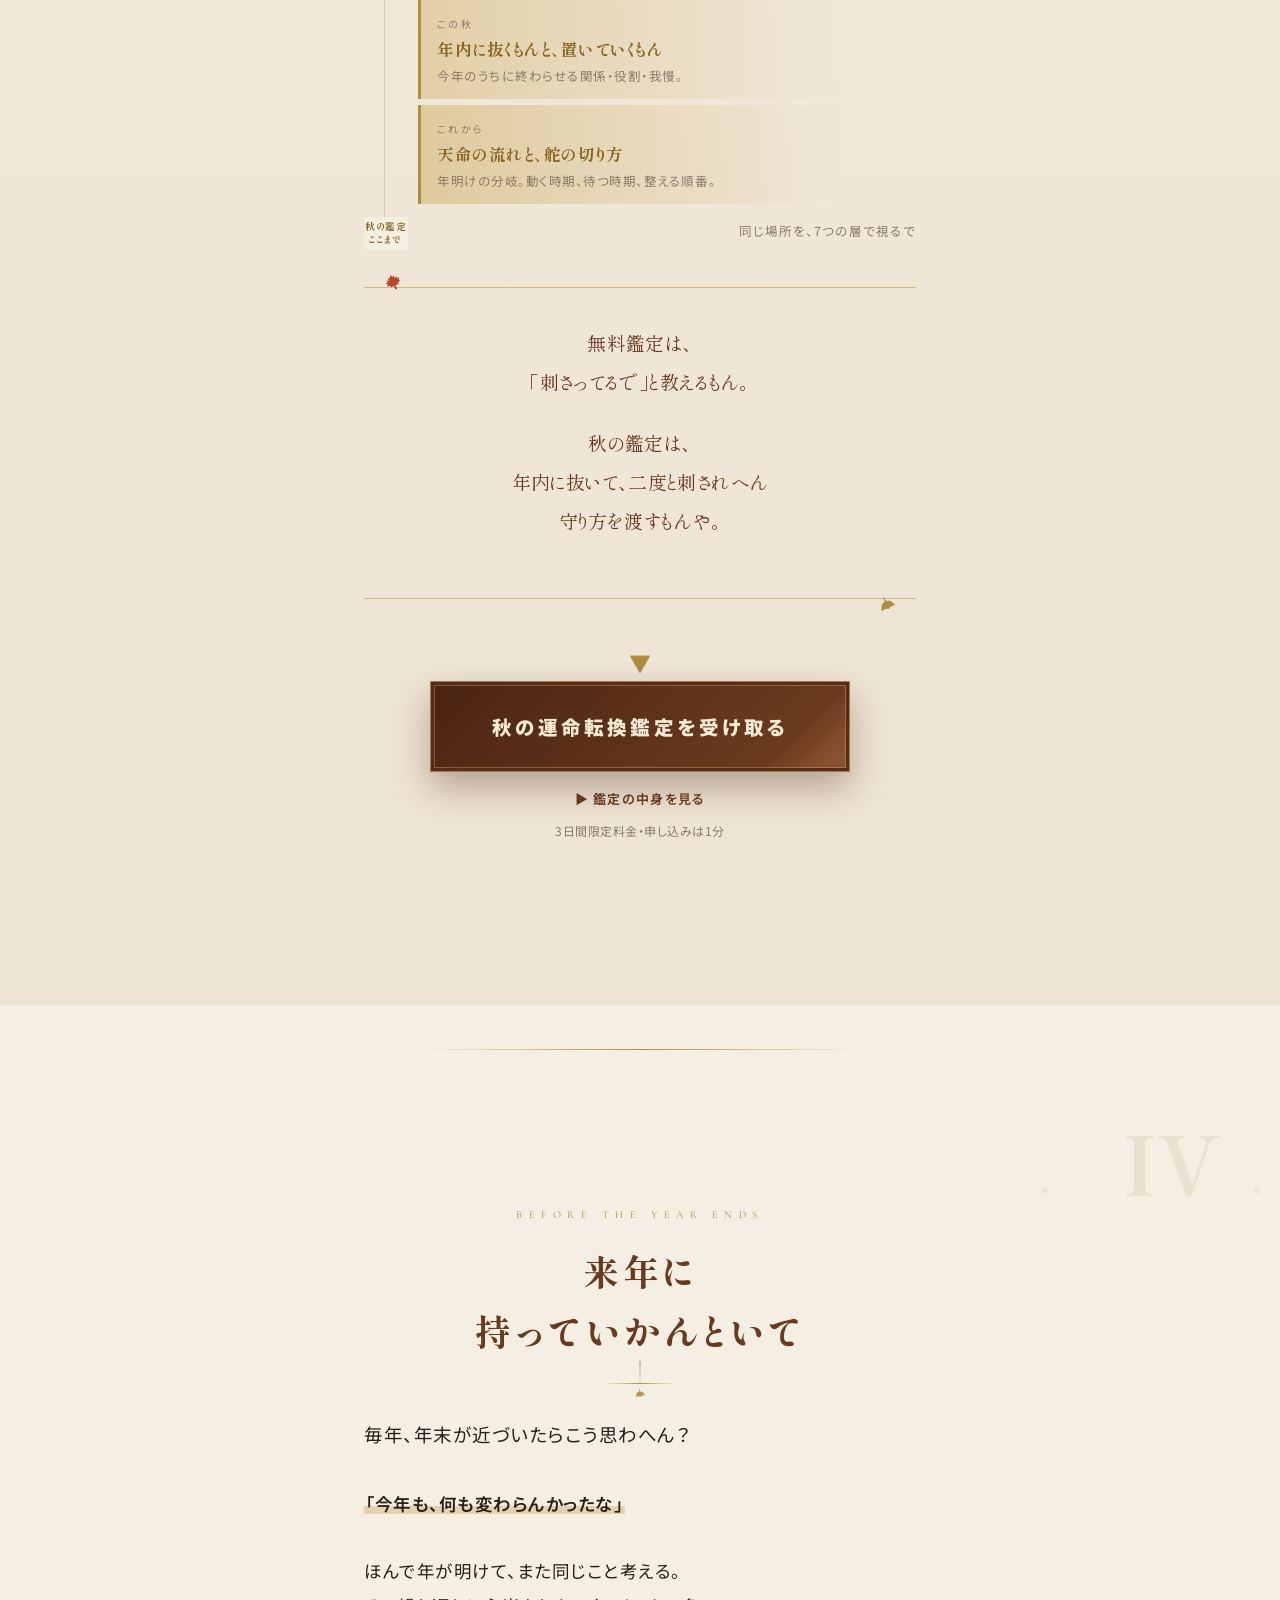
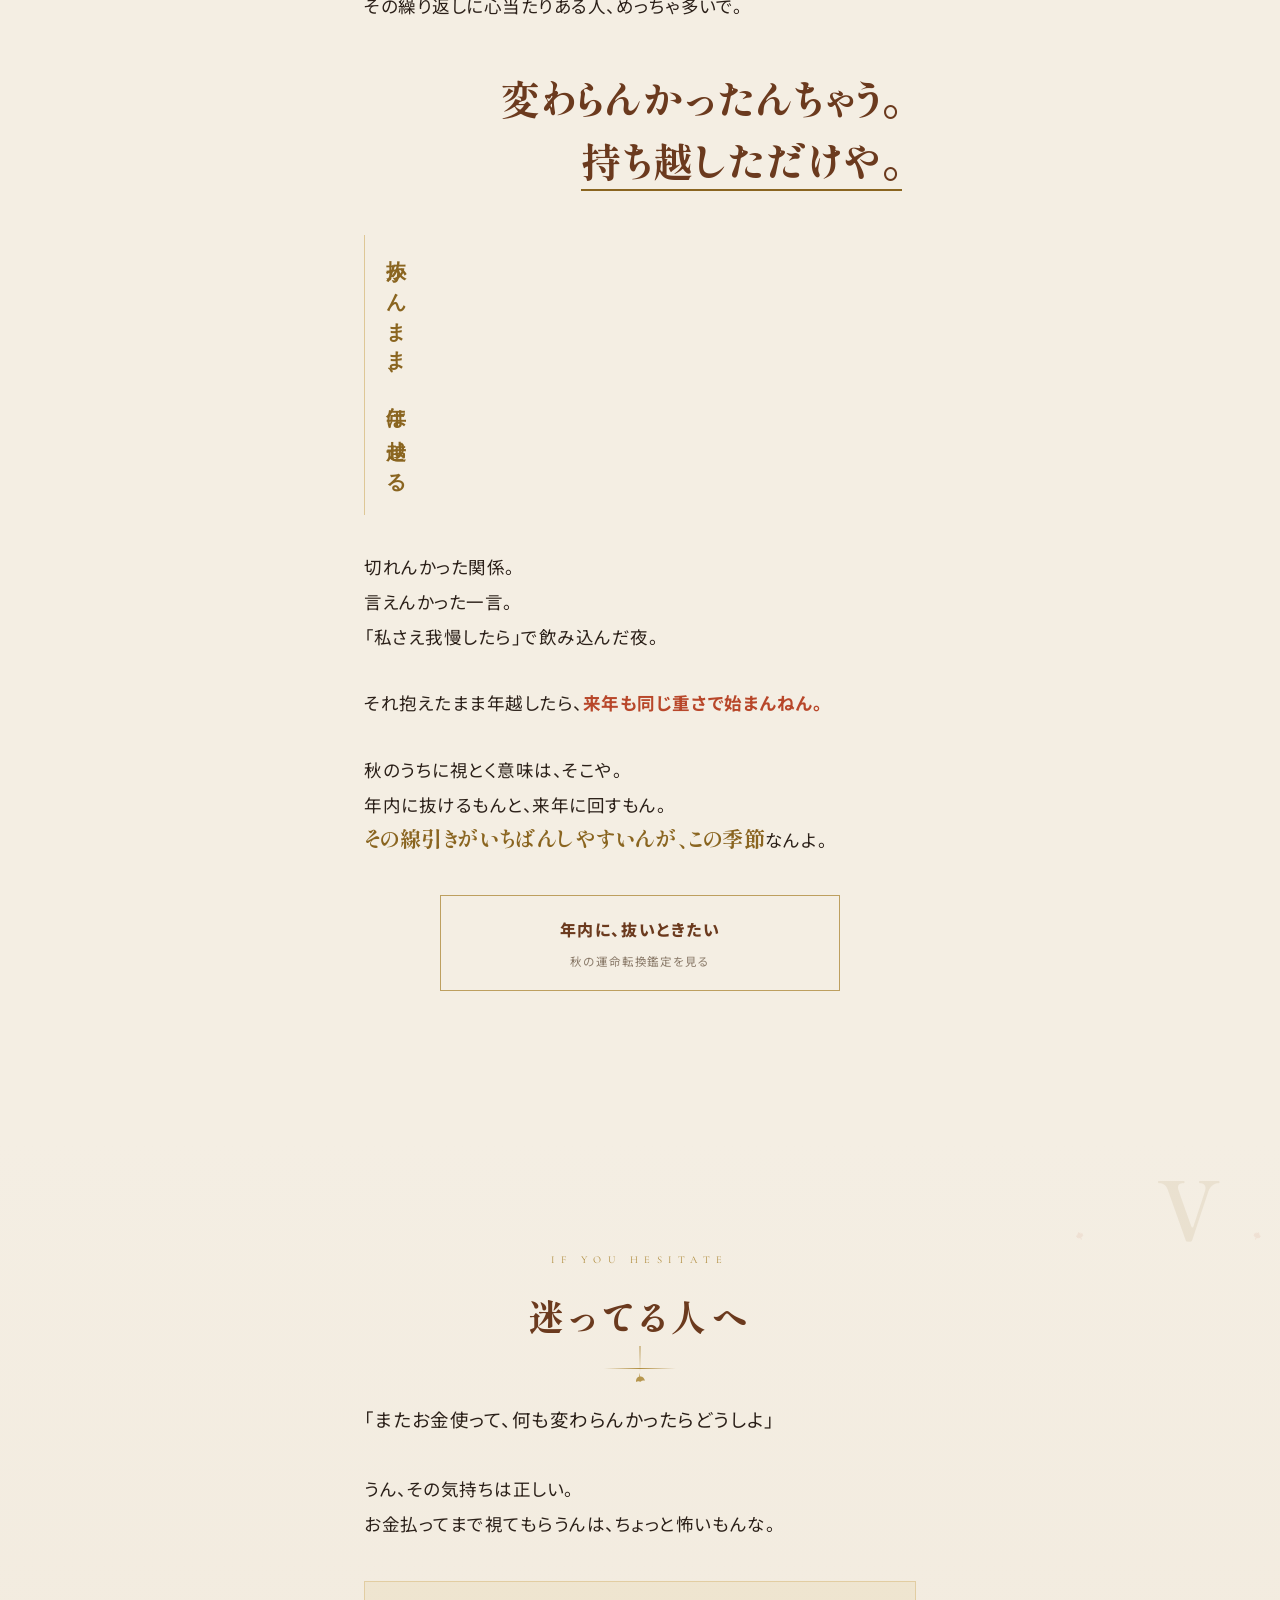
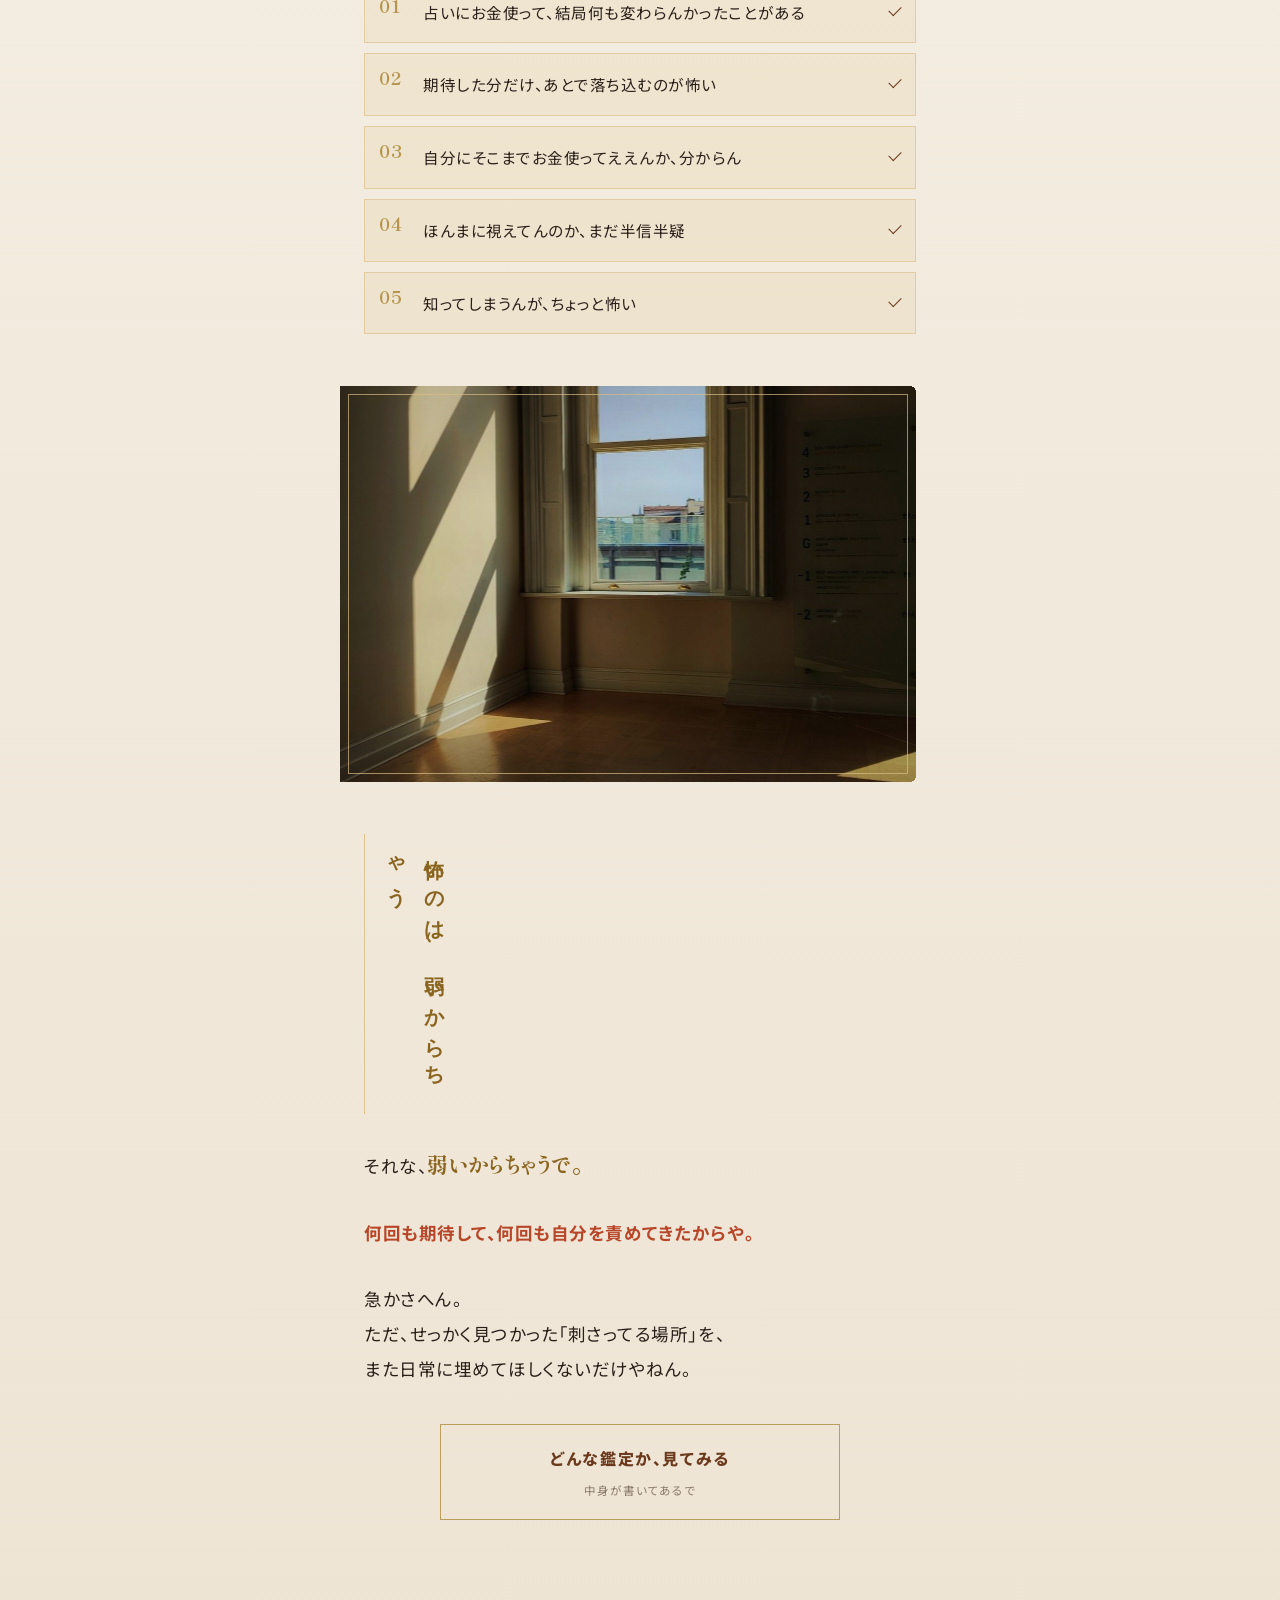
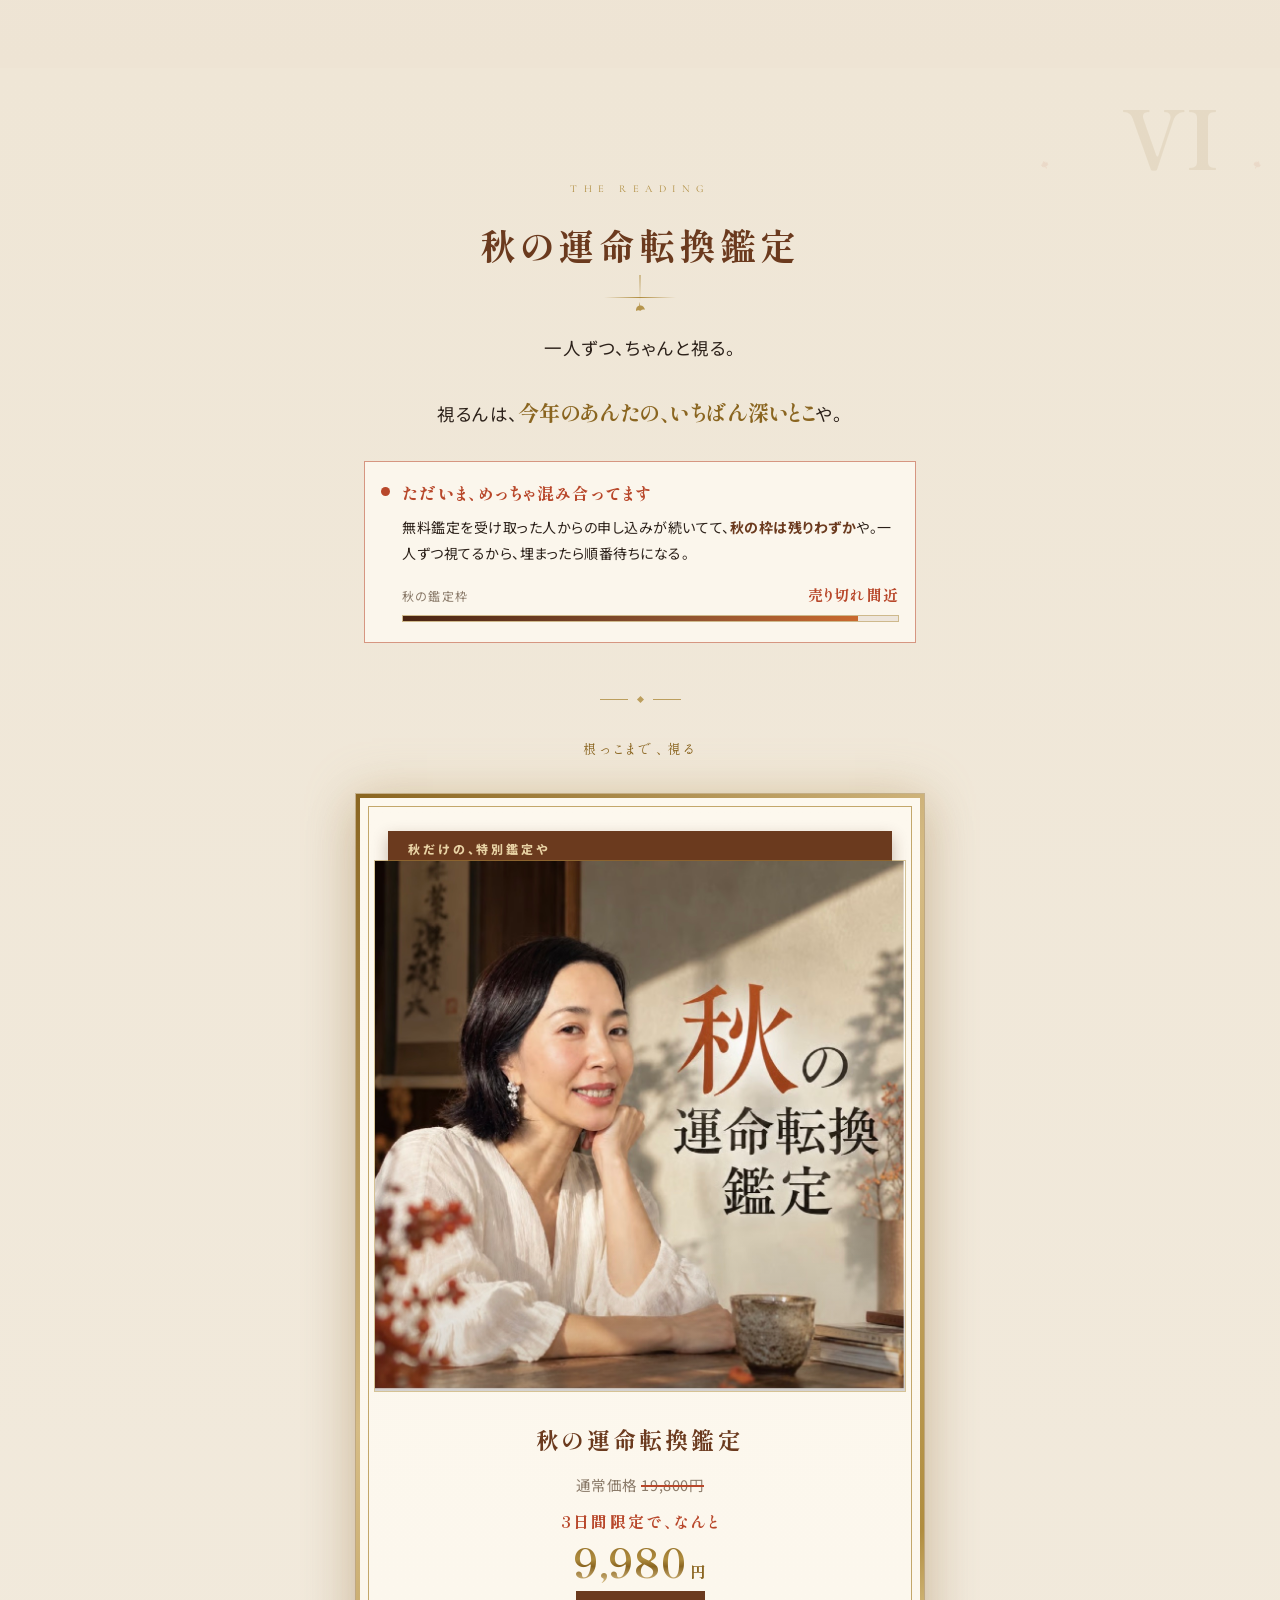
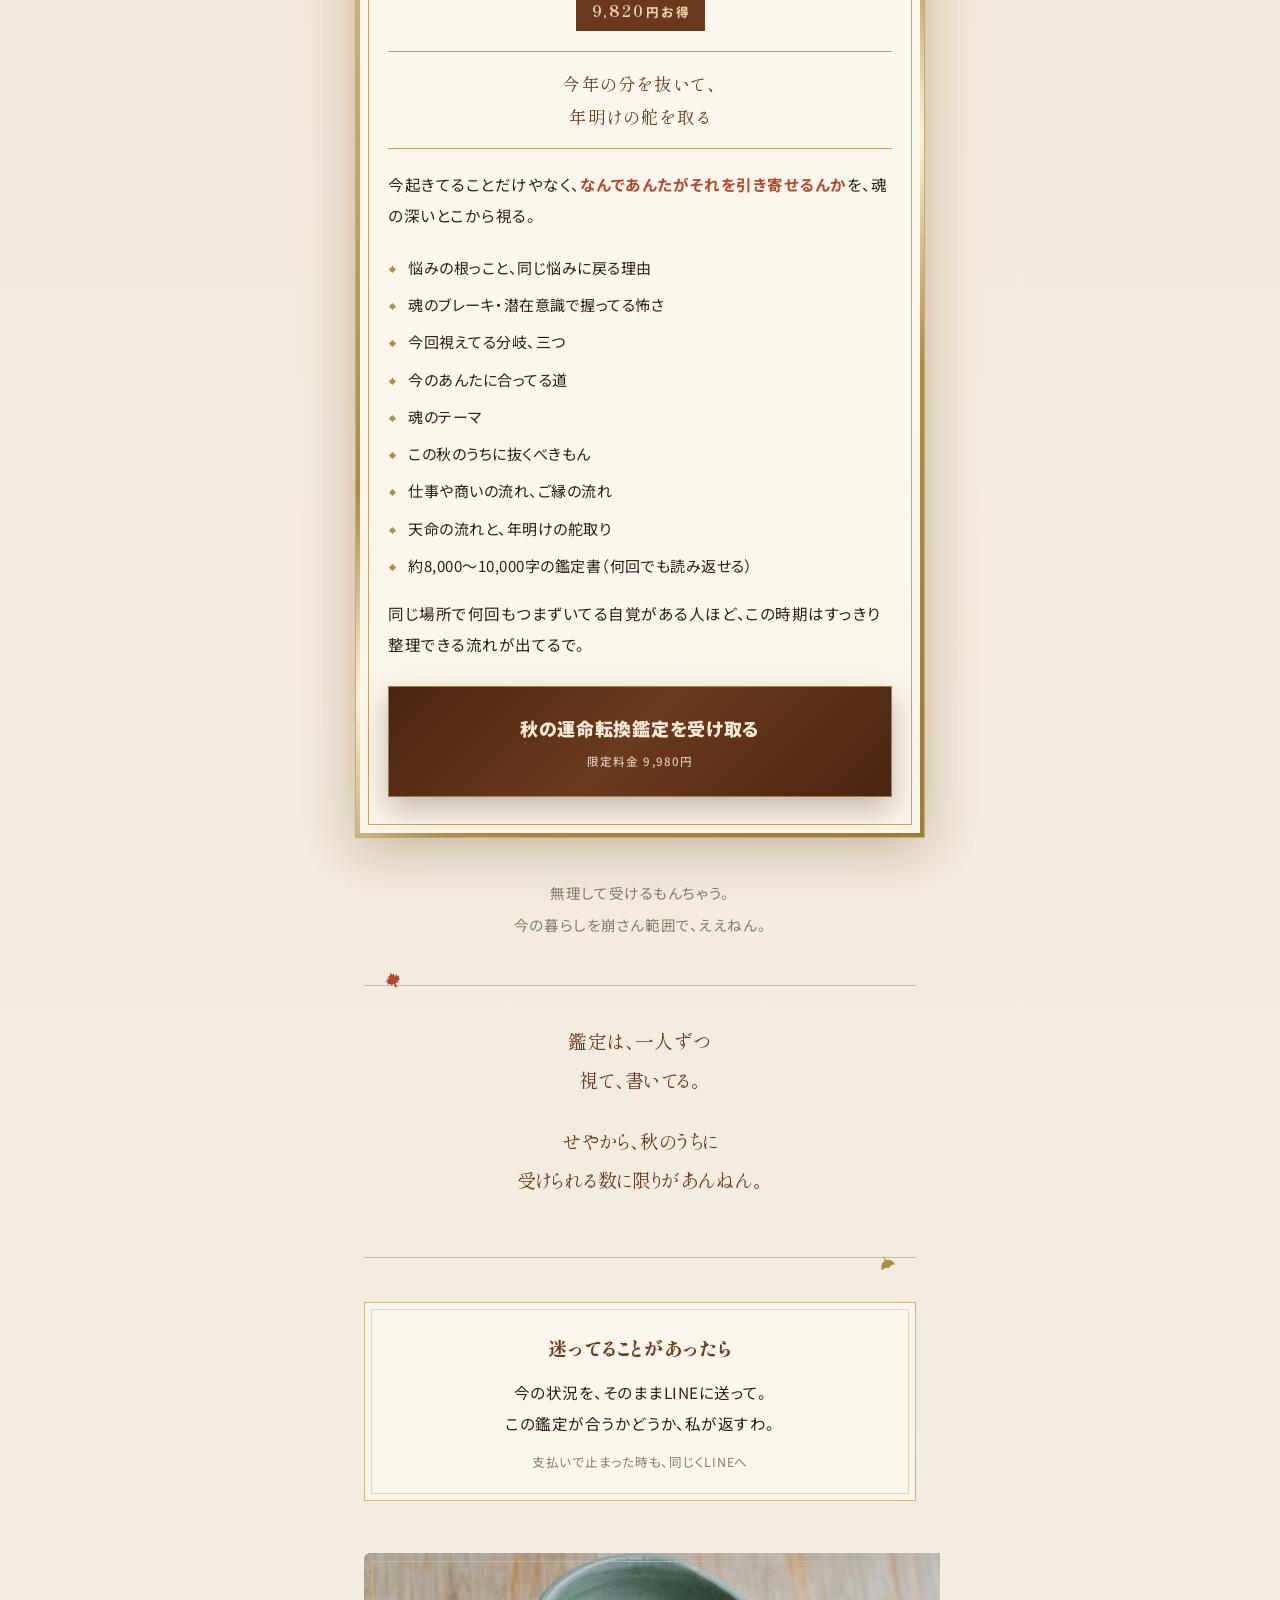
<file: aki/index.html>
<!doctype html>
<html lang="ja">
<head>
<meta charset="utf-8">
<meta name="viewport" content="width=device-width, initial-scale=1, viewport-fit=cover">
<meta name="robots" content="noindex">
<meta name="theme-color" content="#F4EEE3">
<title>秋の運命転換鑑定｜無料鑑定を受け取ったあんたへ</title>
<link rel="preconnect" href="https://fonts.googleapis.com">
<link rel="preconnect" href="https://fonts.gstatic.com" crossorigin>
<link href="https://fonts.googleapis.com/css2?family=Shippori+Mincho+B1:wght@400;600;700;800&family=Noto+Sans+JP:wght@400;500;700&family=Cormorant+Garamond:wght@300;500;600&display=swap" rel="stylesheet">
<link rel="stylesheet" href="../assets/lp.css?v=202609102219">
<link rel="stylesheet" href="../assets/theme-aki-amane.css?v=202610072100">
</head>
<!-- 秋企画（単品・運命転換鑑定9,980円のみ）。限定料金：初回閲覧から72時間。STORES側で価格を戻す運用が前提 -->
<body class="ed" data-deadline-key="amane_aki" data-deadline-hours="72">

<div class="prog" aria-hidden="true"><i id="progbar"></i></div>
<div class="momiji-fall" aria-hidden="true"><i></i><i></i><i></i><i></i><i></i><i></i><i></i><i></i><i></i><i></i><i></i><i></i><i></i><i></i><i></i><i></i><i></i><i></i></div>

<!-- ============ HERO ============ -->
<header class="hero">
  <div class="hero-person">
    <img src="../img/amane/aki_amane.jpg" alt="秋の運命転換鑑定・あまね" fetchpriority="high">
    <div class="hero-flare" aria-hidden="true"></div>
  </div>
  <div class="particles" aria-hidden="true" id="particles"></div>
  <div class="hero-copy">
    <div class="lead rv">秋の運命転換鑑定</div>
    <h1 class="lines"><span class="ln">今年の分は、</span><br><span class="ln">今年のうちに</span><br><span class="ln gg">抜いていき</span></h1>
    <div class="tag rv">無料鑑定を受け取ったあんたへ</div>
    <div class="scrollcue rv"><span class="lat">SCROLL</span><i></i></div>
  </div>
</header>

<!-- 3日間限定料金（冒頭） -->
<div class="limited">
  <div class="limbox rv">
    <span class="lt">3日間限定</span>
    <div class="lh">無料鑑定を受け取った人だけ、<br><span class="g">3日間だけの料金</span>や</div>
    <div class="ld">秋の運命転換鑑定　通常 19,800円 →　<b>9,980円</b></div>
    <div class="cd" aria-label="残り時間">
      <div class="u"><b data-d>-</b><i>日</i></div><div class="sep">:</div>
      <div class="u"><b data-h>--</b><i>時間</i></div><div class="sep">:</div>
      <div class="u"><b data-m>--</b><i>分</i></div><div class="sep">:</div>
      <div class="u s"><b data-s>--</b><i>秒</i></div>
    </div>
    <div class="cd-expired">この料金での案内は終わりました。<br>希望の人は、LINEにそのまま送ってな。</div>
    <div class="ln2">3日過ぎたら、通常料金に戻すで</div>
    <div class="stock">
      <div class="sl"><span>秋に受けられる鑑定枠</span><b>残りわずか</b></div>
      <div class="bar"><i style="--fill:92%"></i></div>
      <div class="sn">一人ずつ視てるから、埋まったら順番待ちになる</div>
    </div>
  </div>
</div>

<a class="minicta rv" href="#item" style="margin-top:26px">限定料金で鑑定を見る<span class="s">申し込みは1分で終わる</span></a>


<!-- ============ I 手が止まった場所 ============ -->
<section class="s-ai">
  <div class="wrap">
    <div class="chapno">I</div>
    <div class="eyebrow lat">What you felt</div>
    <h2 class="lines"><span class="ln">手ぇ止まったやろ、</span><br><span class="ln">あそこで</span></h2>
    <div class="gline"></div>
    <span class="tl rv">この章：手が止まった場所＝念が刺さってる場所</span>

    <div class="stag">
      <p class="lead-p">あの鑑定を読んでる途中、<span class="ew">どこかで手ぇ止まらんかった？</span></p>
      <p>「なんで分かんの」って、ちょっとゾッとした。<br>「あ、それや」って、認めたくないのに認めた。<br>ほんで少しだけ、泣きそうになった。</p>
    </div>
    <div class="big rv-b">それな、<br><span class="wipe">偶然ちゃうで。</span></div>

    <div class="stag">
      <p>ほんで、今が秋っていうのにも意味がある。</p>
      <p>木が葉っぱを落とすんは、枯れたからちゃう。<br><strong>次の春までに、要らんもんを手放してるだけや。</strong></p>
      <p>人も同じやねん。<br>秋は、<span class="ew">刺さってた念がいちばん抜けやすい</span>時期や。<br>一年ぶん溜め込んだもんが、ゆるむ季節やからな。</p>
    </div>

    <div class="quote stag">
      <p>手が止まった場所は、<br>あんたがずっと<br>一人で我慢してた場所。</p>
      <p>ゾッとした場所は、<br>誰かの念か、古い言葉が<br>刺さったままの場所や。</p>
    </div>

    <div class="rv">
      <p>「怖いけど、分かる」と思ったとこ。<br><strong>そこはもう、あんたが自分を守り始めてる証拠やで。</strong></p>
    </div>

    <div class="tate rv">秋は、抜けやすい</div>

    <div class="stat rv">
      <div class="num"><span data-count="15000">0</span><span class="unit">名以上</span></div>
      <div class="lbl">これまでに視てきた人の数</div>
    </div>
    <div class="vline" aria-hidden="true"></div>

  </div>
</section>

<div class="band" aria-hidden="true"></div>

<!-- ============ II 当てもんちゃう ============ -->
<section class="s-dark">
  <div class="wrap">
    <div class="chapno">II</div>
    <div class="eyebrow lat">Not fortune-telling</div>
    <h2 class="lines"><span class="ln">鑑定は、</span><br><span class="ln">当てもんちゃうねん</span></h2>
    <div class="gline"></div>

    <div class="stag">
      <p class="lead-p">先に言うとくな。<br>私は「ほら当たったやろ、すごいやろ」がしたいんちゃう。<br>怖いこと言うて、言うこと聞かせたいんでもない。</p>
      <p>私が届けたいんは、<span class="ew">あんたを守るための本当のこと</span>や。</p>
    </div>

    <div class="ph-full px rv-s">
      <img src="../img/amane/woman_03.jpg" alt="窓辺に立つ人" loading="lazy" decoding="async">
      <div class="ov rv-b">あんたが弱いから、<br>狙われるんちゃう。</div>
    </div>

    <div class="stag">
      <p>15,000人以上視てきて、<br>優しい人ほど、みんな同じこと言うねん。</p>
      <p><span class="shu">「私が弱いから、狙われる」</span><br><span class="shu">「私が気にしすぎなだけ」</span><br><span class="shu">「私さえ我慢すれば」</span></p>
    </div>
    <div class="big rv-b">ちゃうで。</div>
    <div class="rv">
      <p>あんたは弱いんちゃう。<br><strong>反応してくれそうな優しい人やから、寄ってこられてるだけや。</strong><br>守り方を、誰にも教えてもらえへんかっただけやねん。</p>
      <p>職場の「普通はこうやろ」の人。既読のまま返事が来ん相手。母親の口ぐせ。<br>相談の入口は違っても、視てるのは<span class="ew">同じ根っこ</span>や。</p>
    </div>

    <a class="minicta rv" href="#item">守り方を、視てもらう<span class="s">3日間限定 9,980円</span></a>
  </div>
</section>

<!-- ============ III 視えたもん／視えてへんもん ============ -->
<section class="s-ai-r">
  <div class="wrap">
    <div class="chapno">III</div>
    <div class="eyebrow lat">The difference</div>
    <h2 class="lines"><span class="ln">無料鑑定で</span><br><span class="ln">視えたもん、</span><br><span class="ln">まだ視てへんもん</span></h2>
    <div class="gline"></div>
    <span class="tl rv">この章：無料は2層まで。秋の鑑定は7層</span>

    <div class="stag">
      <p class="lead-p">無料鑑定で伝えたんは、<span class="ew">今あんたに何が刺さってるか</span>。そこまでや。</p>
      <p>それだけでも、肩が軽なった人は多い。</p>
      <p>でもな、正直に言うで。</p>
      <p>「軽なったのに、なんでまた戻んねん」<br>そう思った日、あったやろ。</p>
      <p>逆に、無料鑑定がピンと来んかった人。それも同じや。<br>表層しか視てへんから、まだ刺さってる場所に届いてへんだけやねん。</p>
      <p>「自分が何をしたいんか分からん」——そう書く人も、ほんまに多い。<br>それも、誰かの念があんたの声を上書きしてるだけや。</p>
    </div>

    <div class="big rv-b"><span class="s">楽になるんと、</span>現実が変わるんは、<br><span class="wipe">別もんや。</span></div>

    <div class="stag">
      <p><span class="mk">当たってた。</span><br><span class="mk">肩が軽なった。</span><br><span class="mk">ちょっと泣いた。</span></p>
      <p>そこで終わったら、三日後、<strong>また同じ人に、同じ顔で振り回されてる。</strong></p>
      <p>刺さってる念を見つけただけで、<span class="ew">刺さる仕組み</span>はまだ変わってへんからや。</p>
    </div>

    <div class="strata rv" style="--free-h:23.5%">
      <div class="gauge" aria-hidden="true"><i class="g1"></i><i class="g2"></i><b class="l1">無料鑑定<br>ここまで</b><b class="l2">秋の鑑定<br>ここまで</b></div>
      <div class="layer free" style="--d:0"><span class="lv">表層</span><b>今、何が刺さってるか</b><small>誰の念か。どこで気ぃ抜かれてるか。</small></div>
      <div class="layer free" style="--d:1"><span class="lv">その下</span><b>何にしんどくなってるか</b><small>言葉にできてる悩み。</small></div>
      <div class="layer deep" style="--d:2"><span class="lv">根っこ</span><b>なんで、あんたが狙われるんか</b><small>寄ってくる相手のタイプ。受け取りすぎる場所。</small></div>
      <div class="layer deep" style="--d:3"><span class="lv">古い声</span><b>誰の言葉を、自分の声やと思い込んでるか</b><small>母親、元彼、職場。刺さったままの口ぐせ。</small></div>
      <div class="layer deep" style="--d:4"><span class="lv">魂</span><b>魂のブレーキと、本来の力</b><small>まだ使えてへんもん。止めてるもん。</small></div>
      <div class="layer deep" style="--d:5"><span class="lv">この秋</span><b>年内に抜くもんと、置いていくもん</b><small>今年のうちに終わらせる関係・役割・我慢。</small></div>
      <div class="layer deep" style="--d:6"><span class="lv">これから</span><b>天命の流れと、舵の切り方</b><small>年明けの分岐。動く時期、待つ時期、整える順番。</small></div>
      <div class="cap">同じ場所を、7つの層で視るで</div>
    </div>

    <div class="quote stag">
      <p>無料鑑定は、<br>「刺さってるで」と教えるもん。</p>
      <p>秋の鑑定は、<br>年内に抜いて、二度と刺されへん<br>守り方を渡すもんや。</p>
    </div>

    <a class="cta rv" href="#item">
      <span class="arrow">▼</span>
      <span class="btn">秋の運命転換鑑定を受け取る</span>
      <span class="sub">▶ 鑑定の中身を見る</span>
      <span class="micro">3日間限定料金・申し込みは1分</span>
    </a>
  </div>
</section>

<div class="wrap"><div class="growline"></div></div>

<!-- ============ IV 年内に、という理由 ============ -->
<section class="s-dark">
  <div class="wrap">
    <div class="chapno">IV</div>
    <div class="eyebrow lat">Before the year ends</div>
    <h2 class="lines"><span class="ln">来年に</span><br><span class="ln">持っていかんといて</span></h2>
    <div class="gline"></div>

    <div class="stag">
      <p class="lead-p">毎年、年末が近づいたらこう思わへん？</p>
      <p><span class="mk">「今年も、何も変わらんかったな」</span></p>
      <p>ほんで年が明けて、また同じこと考える。<br>その繰り返しに心当たりある人、めっちゃ多いで。</p>
    </div>

    <div class="big rv-b">変わらんかったんちゃう。<br><span class="wipe">持ち越しただけや。</span></div>

    <div class="tate l rv">抜かんまま、年は越せる</div>

    <div class="stag">
      <p>切れんかった関係。<br>言えんかった一言。<br>「私さえ我慢したら」で飲み込んだ夜。</p>
      <p>それ抱えたまま年越したら、<strong>来年も同じ重さで始まんねん。</strong></p>
      <p>秋のうちに視とく意味は、そこや。<br>年内に抜けるもんと、来年に回すもん。<br><span class="ew">その線引きがいちばんしやすいんが、この季節</span>なんよ。</p>
    </div>

    <a class="minicta rv" href="#item">年内に、抜いときたい<span class="s">秋の運命転換鑑定を見る</span></a>
  </div>
</section>

<!-- ============ V 迷ってる人へ ============ -->
<section class="s-ai-r">
  <div class="wrap">
    <div class="chapno">V</div>
    <div class="eyebrow lat">If you hesitate</div>
    <h2 class="lines"><span class="ln">迷ってる人へ</span></h2>
    <div class="gline"></div>

    <div class="stag">
      <p class="lead-p">「またお金使って、何も変わらんかったらどうしよ」</p>
      <p>うん、その気持ちは正しい。<br>お金払ってまで視てもらうんは、ちょっと怖いもんな。</p>
    </div>

    <ul class="chk rv">
      <li>占いにお金使って、結局何も変わらんかったことがある</li>
      <li>期待した分だけ、あとで落ち込むのが怖い</li>
      <li>自分にそこまでお金使ってええんか、分からん</li>
      <li>ほんまに視えてんのか、まだ半信半疑</li>
      <li>知ってしまうんが、ちょっと怖い</li>
    </ul>

    <div class="ph wide px rv-s">
      <img src="../img/amane/window_02.jpg" alt="朝の光が差す部屋" loading="lazy" decoding="async">
    </div>

    <div class="tate l rv">怖いのは、弱いからちゃう</div>

    <div class="stag">
      <p>それな、<span class="ew">弱いからちゃうで。</span></p>
      <p><strong>何回も期待して、何回も自分を責めてきたからや。</strong></p>
      <p>急かさへん。<br>ただ、せっかく見つかった「刺さってる場所」を、<br>また日常に埋めてほしくないだけやねん。</p>
    </div>

    <a class="minicta rv" href="#item">どんな鑑定か、見てみる<span class="s">中身が書いてあるで</span></a>
  </div>
</section>

<!-- ============ VI 商品 ============ -->
<section class="s-ai" id="item" data-sticky-hide>
  <div class="wrap">
    <div class="chapno">VI</div>
    <div class="eyebrow lat">The reading</div>
    <h2 class="lines"><span class="ln">秋の運命転換鑑定</span></h2>
    <div class="gline"></div>

    <div class="stag">
      <p class="tc">一人ずつ、ちゃんと視る。</p>
      <p class="tc">視るんは、<span class="ew">今年のあんたの、いちばん深いとこ</span>や。</p>
    </div>

    <div class="crowd hot rv">
      <span class="dot"></span>
      <div>
        <div class="ct">ただいま、めっちゃ混み合ってます</div>
        無料鑑定を受け取った人からの申し込みが続いてて、<b>秋の枠は残りわずか</b>や。一人ずつ視てるから、埋まったら順番待ちになる。
        <div class="stock">
          <div class="sl"><span>秋の鑑定枠</span><b>売り切れ間近</b></div>
          <div class="bar"><i style="--fill:92%"></i></div>
        </div>
      </div>
    </div>

    <div class="breath" aria-hidden="true"><i></i></div>
    <div class="pre rv">根っこまで、視る</div>

    <!-- 秋の運命転換鑑定 -->
    <div class="item rec">
      <div class="badge">秋だけの、特別鑑定や</div>
      <div class="thumb"><img src="../img/amane/aki_amane.jpg" alt="秋の運命転換鑑定" loading="lazy" decoding="async" onerror="this.parentNode.style.display='none'"></div>
      <div class="pname">秋の運命転換鑑定</div>
      <div class="pr-stage">
        <div class="was">通常価格 <s>19,800円</s></div>
        <div class="nanto">3日間限定で、なんと</div>
        <div class="price"><span class="num-gold">9,980</span><small>円</small></div>
        <span class="off"><b>9,820</b>円お得</span>
      </div>
      <div class="goal">今年の分を抜いて、<br>年明けの舵を取る</div>
      <p>今起きてることだけやなく、<strong>なんであんたがそれを引き寄せるんか</strong>を、魂の深いとこから視る。</p>
      <ul>
        <li>悩みの根っこと、同じ悩みに戻る理由</li>
        <li>魂のブレーキ・潜在意識で握ってる怖さ</li>
        <li>今回視えてる分岐、三つ</li>
        <li>今のあんたに合ってる道</li>
        <li>魂のテーマ</li>
        <li>この秋のうちに抜くべきもん</li>
        <li>仕事や商いの流れ、ご縁の流れ</li>
        <li>天命の流れと、年明けの舵取り</li>
        <li>約8,000〜10,000字の鑑定書（何回でも読み返せる）</li>
      </ul>
      <p>同じ場所で何回もつまずいてる自覚がある人ほど、この時期はすっきり整理できる流れが出てるで。</p>
      <a class="pbtn" href="https://pmsdqb4c2p0emj0yagvc.stores.jp/items/6ac574de90a3cecae945f04c" target="_blank" rel="noopener">秋の運命転換鑑定を受け取る<span class="s">限定料金 9,980円</span></a>
    </div>

    <div class="whisper rv">
      無理して受けるもんちゃう。<br>今の暮らしを崩さん範囲で、ええねん。
    </div>

    <div class="quote stag">
      <p>鑑定は、一人ずつ<br>視て、書いてる。</p>
      <p>せやから、秋のうちに<br>受けられる数に限りがあんねん。</p>
    </div>

    <div class="linebox rv">
      <div class="lh">迷ってることがあったら</div>
      <p>今の状況を、そのままLINEに送って。<br>この鑑定が合うかどうか、私が返すわ。</p>
      <div class="ls">支払いで止まった時も、同じくLINEへ</div>
    </div>

    <div class="ph wide px rv-s">
      <img src="../img/amane/tea_01.jpg" alt="お茶の時間" loading="lazy" decoding="async">
      <div class="cap">迷ったら、そのままLINEに</div>
    </div>
  </div>
</section>

<div class="band" aria-hidden="true"></div>

<!-- ============ VII 受け取るまでの流れ（明） ============ -->
<section class="s-light">
  <div class="wrap">
    <div class="chapno">VII</div>
    <div class="eyebrow lat">The flow</div>
    <h2 class="lines"><span class="ln">受け取るまでの流れ</span></h2>
    <div class="gline"></div>

    <div class="steps stag">
      <div class="st">
        <span class="when">申し込み</span>
        <h4>買うてもらう</h4>
        <p>名前と、購入画面のスクショをLINEに送って。ここで一回、私が確認するで。</p>
      </div>
      <div class="st">
        <span class="when">確認とれたら</span>
        <h4>二回目の質問を送る</h4>
        <p>ここがいちばん大事なとこ。<br>今いちばんしんどい瞬間。認めるんが怖かったこと。夜にふっと出てくる気持ち。<br>上手に書かんでええ。思いついたままの言葉で大丈夫や。</p>
      </div>
      <div class="st">
        <span class="when">返事もろてから</span>
        <h4>その言葉ごと、深く視る</h4>
        <p>もろた言葉を一つずつ受け取りながら、なんで今この流れが来てんのかを視ていく。<br>ここに時間かけたいから、<strong>二〜三日</strong>もらってる。</p>
      </div>
      <div class="st">
        <span class="when">仕上がったら</span>
        <h4>鑑定書を届ける</h4>
        <p>読み終わったあと、そのまま置いとける長さで書く。何回でも読み返してな。</p>
      </div>
    </div>

    <div class="whisper rv">
      申し込んで、はい終わり、ちゃうで。<br>
      あんたの言葉を聞いてから、書きはじめる。
    </div>

    <a class="cta rv" href="#item">
      <span class="arrow">▼</span>
      <span class="btn">鑑定を申し込む</span>
      <span class="sub">▶ 受け取るまで、あと1分</span>
    </a>
  </div>
</section>

<div class="wrap"><div class="growline"></div></div>

<!-- ============ VIII 声（明） ============ -->
<section class="s-light">
  <div class="wrap">
    <div class="chapno">VIII</div>
    <div class="eyebrow lat">Voices</div>
    <h2 class="lines"><span class="ln">受け取った人たちのこと</span></h2>
    <div class="gline"></div>

    <div class="rv"><p class="tc">届いたLINEを、そのまま載せてるで。</p></div>

    <figure class="shot rv"><img src="../img/amane/voices/k_01.jpg" alt="受け取った人の感想" loading="lazy" decoding="async" onerror="this.parentNode.style.display='none'"></figure>
    <figure class="shot rv"><img src="../img/amane/voices/k_02.jpg" alt="受け取った人の感想" loading="lazy" decoding="async" onerror="this.parentNode.style.display='none'"></figure>
    <figure class="shot rv"><img src="../img/amane/voices/k_03.jpg" alt="受け取った人の感想" loading="lazy" decoding="async" onerror="this.parentNode.style.display='none'"></figure>
    <figure class="shot rv"><img src="../img/amane/voices/k_04.jpg" alt="受け取った人の感想" loading="lazy" decoding="async" onerror="this.parentNode.style.display='none'"></figure>

    <a class="minicta rv" href="#item">私も、視てもらう<span class="s">秋の運命転換鑑定を見る</span></a>

    <figure class="shot rv"><img src="../img/amane/voices/k_05.jpg" alt="受け取った人の感想" loading="lazy" decoding="async" onerror="this.parentNode.style.display='none'"></figure>
    <figure class="shot rv"><img src="../img/amane/voices/k_06.jpg" alt="受け取った人の感想" loading="lazy" decoding="async" onerror="this.parentNode.style.display='none'"></figure>
    <figure class="shot rv"><img src="../img/amane/voices/k_07.jpg" alt="受け取った人の感想" loading="lazy" decoding="async" onerror="this.parentNode.style.display='none'"></figure>

    <a class="minicta rv" href="#item">私も、抜いてもらう<span class="s">お申し込みは1分</span></a>
  </div>
</section>

<!-- ============ IX 来んといてほしい人 ============ -->
<section class="s-ai-r">
  <div class="wrap">
    <div class="warn stag">
      <div class="eyebrow lat">Please do not</div>
      <h3>申し込まんといて<br>ほしい人が、おる</h3>
      <p>今、生活がしんどくて、このお金を出すために何かを削らなあかん人。</p>
      <p><strong>今回は、見送ってな。</strong></p>
      <p>家族がおる人は、一回相談してから決めてや。<br>暮らしを削ってまで受けるもんちゃう。</p>
      <p>無料鑑定で伝えたことを、何回でも読み返して。あれは本当のことや。</p>
      <p>状況が変わった時に、また来たらええ。<br><strong>その時、私はここにおるから。</strong></p>
    </div>

    <div class="big rv-b" style="margin-top:46px">暮らしを壊さんと<br>来られる人へ。</div>
    <a class="minicta rv" href="#item">限定料金のうちに、鑑定を見る<span class="s">3日過ぎたら通常料金に戻すで</span></a>
  </div>
</section>

<!-- ============ X FAQ ============ -->
<section class="s-dark">
  <div class="wrap">
    <div class="chapno">X</div>
    <div class="eyebrow lat">Questions</div>
    <h2 class="sm lines"><span class="ln">よくある質問</span></h2>
    <div class="gline"></div>

    <div class="stag">
      <details class="faq"><summary>秋の運命転換鑑定は、ふだんの鑑定と何が違いますか。</summary>
        <div class="ans">視る深さは同じや。違うんは、この秋のうちに何を抜いて、何を年明けに回すかまで、はっきり言うところ。季節の流れに合わせて視てるから、今の時期だけの案内にしてんねん。</div>
      </details>
      <details class="faq"><summary>怖いことを言われませんか。</summary>
        <div class="ans">言わへん。怖がらせて動かす鑑定は、私は絶対にせえへん。ただ、見んかったら同じことを繰り返しやすい部分は、正直に言う。</div>
      </details>
      <details class="faq"><summary>当たってなかったらどうしよう、と思ってしまいます。</summary>
        <div class="ans">鑑定は当てもんちゃう。読んだ時に「ゾッとした場所」を、あんた自身が見つけるためのもんや。全部が腑に落ちんでも、一つでも刺さる場所があったら、そこが今のあんたに要るとこや。</div>
      </details>
      <details class="faq"><summary>家族に知られませんか。</summary>
        <div class="ans">知られへん。鑑定書はこのLINEにだけ届く。郵送物も、家に届くもんも一切ない。読む時間も場所も、あんたが決めてええ。</div>
      </details>
      <details class="faq"><summary>どれくらいで届きますか。</summary>
        <div class="ans">申し込みのあと、鑑定の前に聞きたいことをLINEで送る。返事をもらってから、二〜三日ほどで仕上げて届けるで。</div>
      </details>
      <details class="faq"><summary>3日間を過ぎたら、もう受けられませんか。</summary>
        <div class="ans">受けられる。ただ通常料金に戻る。無料鑑定を受け取った直後がいちばん心が動いてる時やから、この料金は3日間だけにしてるねん。</div>
      </details>
      <details class="faq"><summary>質問にうまく答えられる自信がありません。</summary>
        <div class="ans">大丈夫や。長く書かんでええ。思いついたままの言葉で送って。上手にまとめようとせんでええで。</div>
      </details>
      <details class="faq"><summary>お守りの石など、あとから何か買う必要はありますか。</summary>
        <div class="ans">ない。鑑定の中で、石や道具を買うように言うことはせえへん。追加のお金も一切かからん。</div>
      </details>
      <details class="faq"><summary>支払いがうまくいきません。</summary>
        <div class="ans">よくあることやから気にせんとき。エラーが出た、途中で止まった、どの方法がええか分からん。そのままLINEに送って。一緒に確認するわ。</div>
      </details>
    </div>

    <a class="minicta rv" href="#item">鑑定を申し込む<span class="s">秋の運命転換鑑定</span></a>
  </div>
</section>

<!-- ============ XI 追伸 ============ -->
<section class="s-ai">
  <div class="wrap">
    <div class="chapno">XI</div>
    <div class="eyebrow lat">From Amane</div>
    <h2 class="lines"><span class="ln">最後に</span></h2>
    <div class="gline"></div>

    <div class="ph portrait rv-s">
      <img src="../img/amane/a_portrait.jpg" alt="あまね" loading="lazy" decoding="async"
           onerror="this.onerror=null;this.src='../img/amane/aki_amane.jpg';this.alt='';">
    </div>

    <div class="stag">
      <p class="lead-p">私も昔、この力のせいでいじめられてた。</p>
      <p>相手の寂しさまで視えてしもて、それでも傷ついた。<br>誰にも言えんと泣いてた時、神社の鈴の音だけがやけにはっきり聞こえてな。</p>
      <p>「視えるんやったら、責めるためやなく、<span class="ew">守るために使い</span>」<br>そう受け取ったんが、私の原点や。</p>
      <p>せやから私の鑑定は、当てるより守る。<br><strong>怖がらせたいんちゃう。これ以上あんたが自分を責めんでええように、本当のことを言うてる。</strong></p>
      <p>あの鑑定で視えたもんの<span class="ew">奥</span>が、まだ残ってる。</p>
      <p>秋は、一年でいちばん<span class="ew">抜けやすい</span>季節や。<br>あんたがこの時期にここまで来たこと自体に、意味があんねん。</p>
    </div>

    <div class="whisper rv">額の話やない。<br>「このまま年を越すこと」が怖い人の話や。</div>

    <div class="peak rv">
      <div class="l1">迷ってる間も、<br>念は刺さったままや。</div>
      <div class="l2">抜きにいくんは、<br><em>今日でええ。</em></div>
      <div class="l3">限定料金の残り時間は、<br>ページの上に出してる。</div>
    </div>

    <div class="sign rv">あまね</div>

    <a class="cta rv" href="#item">
      <span class="arrow">▼</span>
      <span class="btn">秋の運命転換鑑定を受け取る</span>
      <span class="sub">▶ 3日間限定 9,980円</span>
      <span class="micro">3日間限定料金・申し込みは1分</span>
    </a>
  </div>
</section>

<footer>
  <div class="wrap">
    <p>鑑定歴12年・累計15,000名以上を視てきました</p>
    <p style="margin-top:20px"><a href="https://pmsdqb4c2p0emj0yagvc.stores.jp/tokushoho" target="_blank" rel="noopener">特定商取引法に基づく表記</a></p>
    <p class="lat" style="margin-top:22px;font-size:10px;letter-spacing:.4em">AMANE</p>
  </div>
</footer>

<div class="sticky" id="sticky">
  <span class="lab"><span class="hot">残りわずか</span>限定料金<span class="cdmini"></span></span>
  <div class="row">
    <div class="pricebox"><div class="p">9,980<small>円</small></div><div class="n">秋の運命転換鑑定</div></div>
    <a href="#item">鑑定を見る</a>
  </div>
</div>

<script src="../assets/lp.js?v=202610090400"></script>
<script src="../assets/track-config.js?v=202609252005"></script>
<script src="../assets/track.js?v=202609252005"></script>
</body>
</html>
</file>
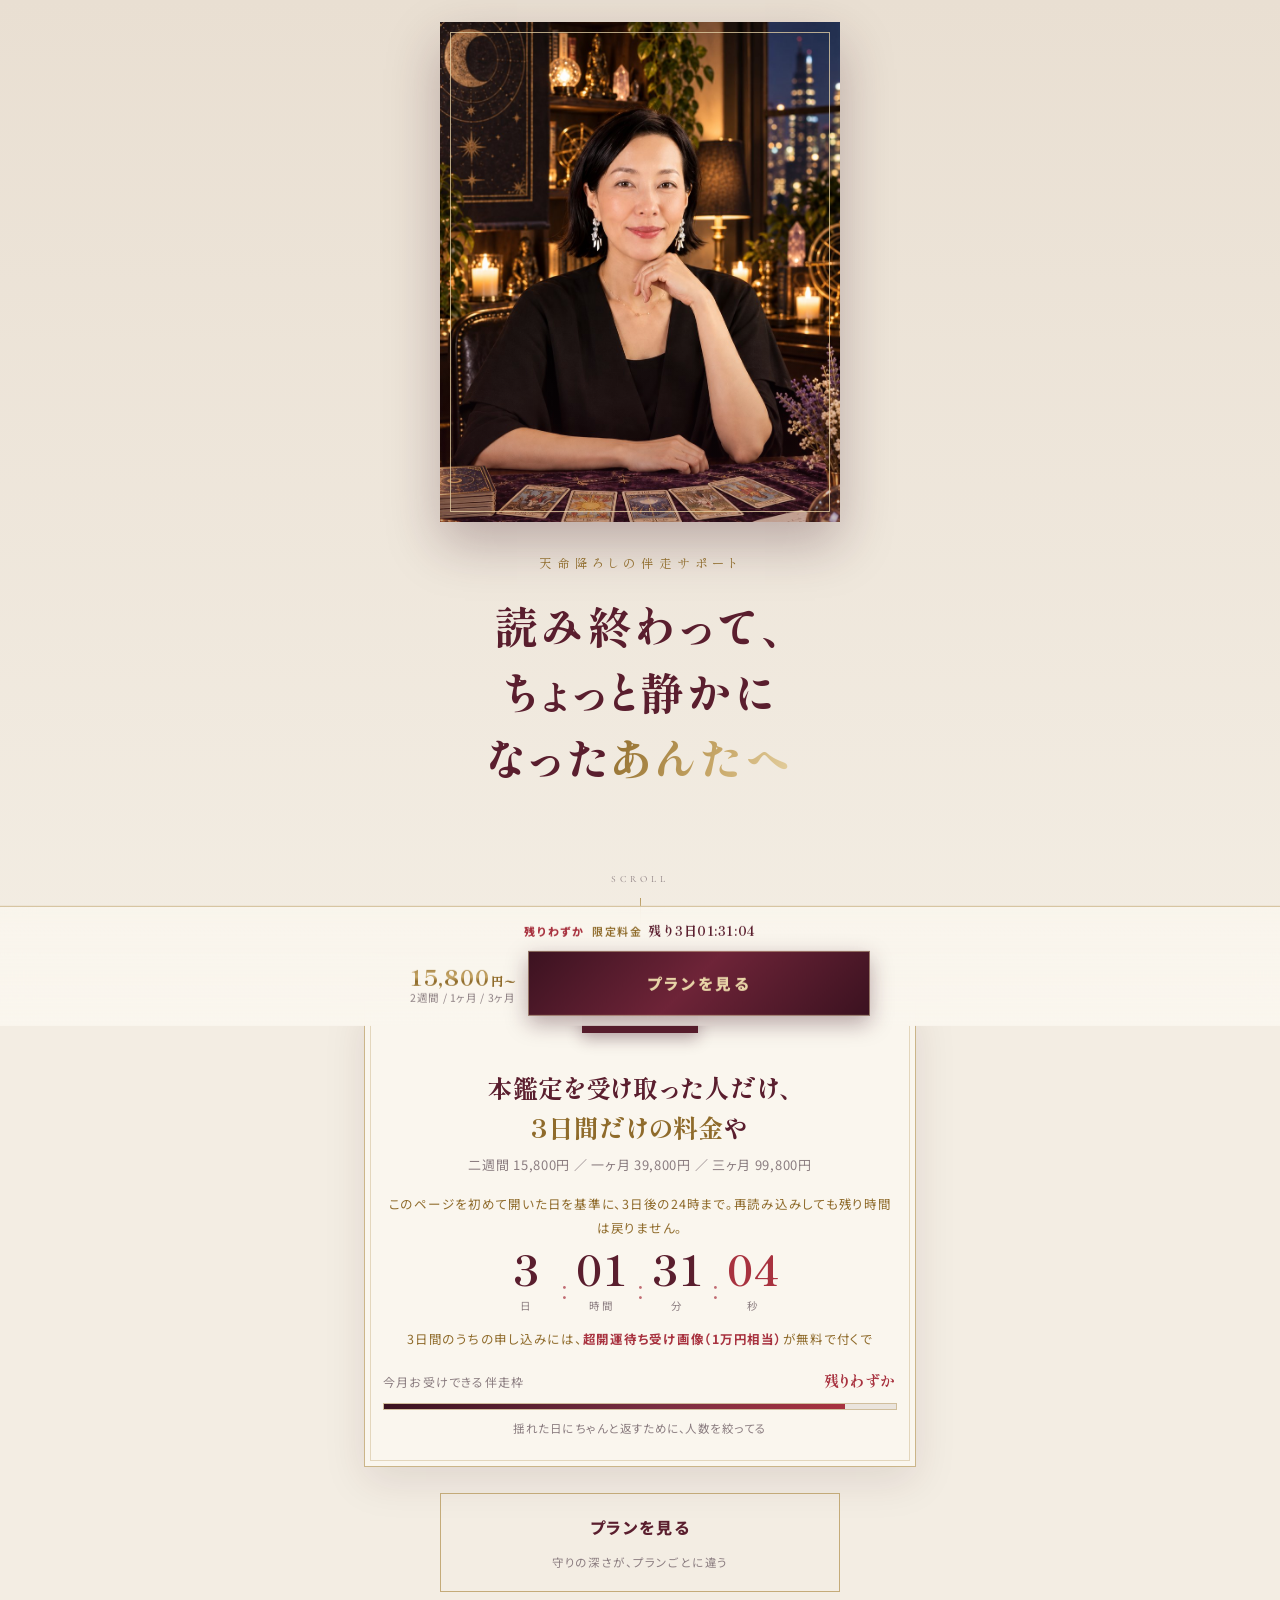
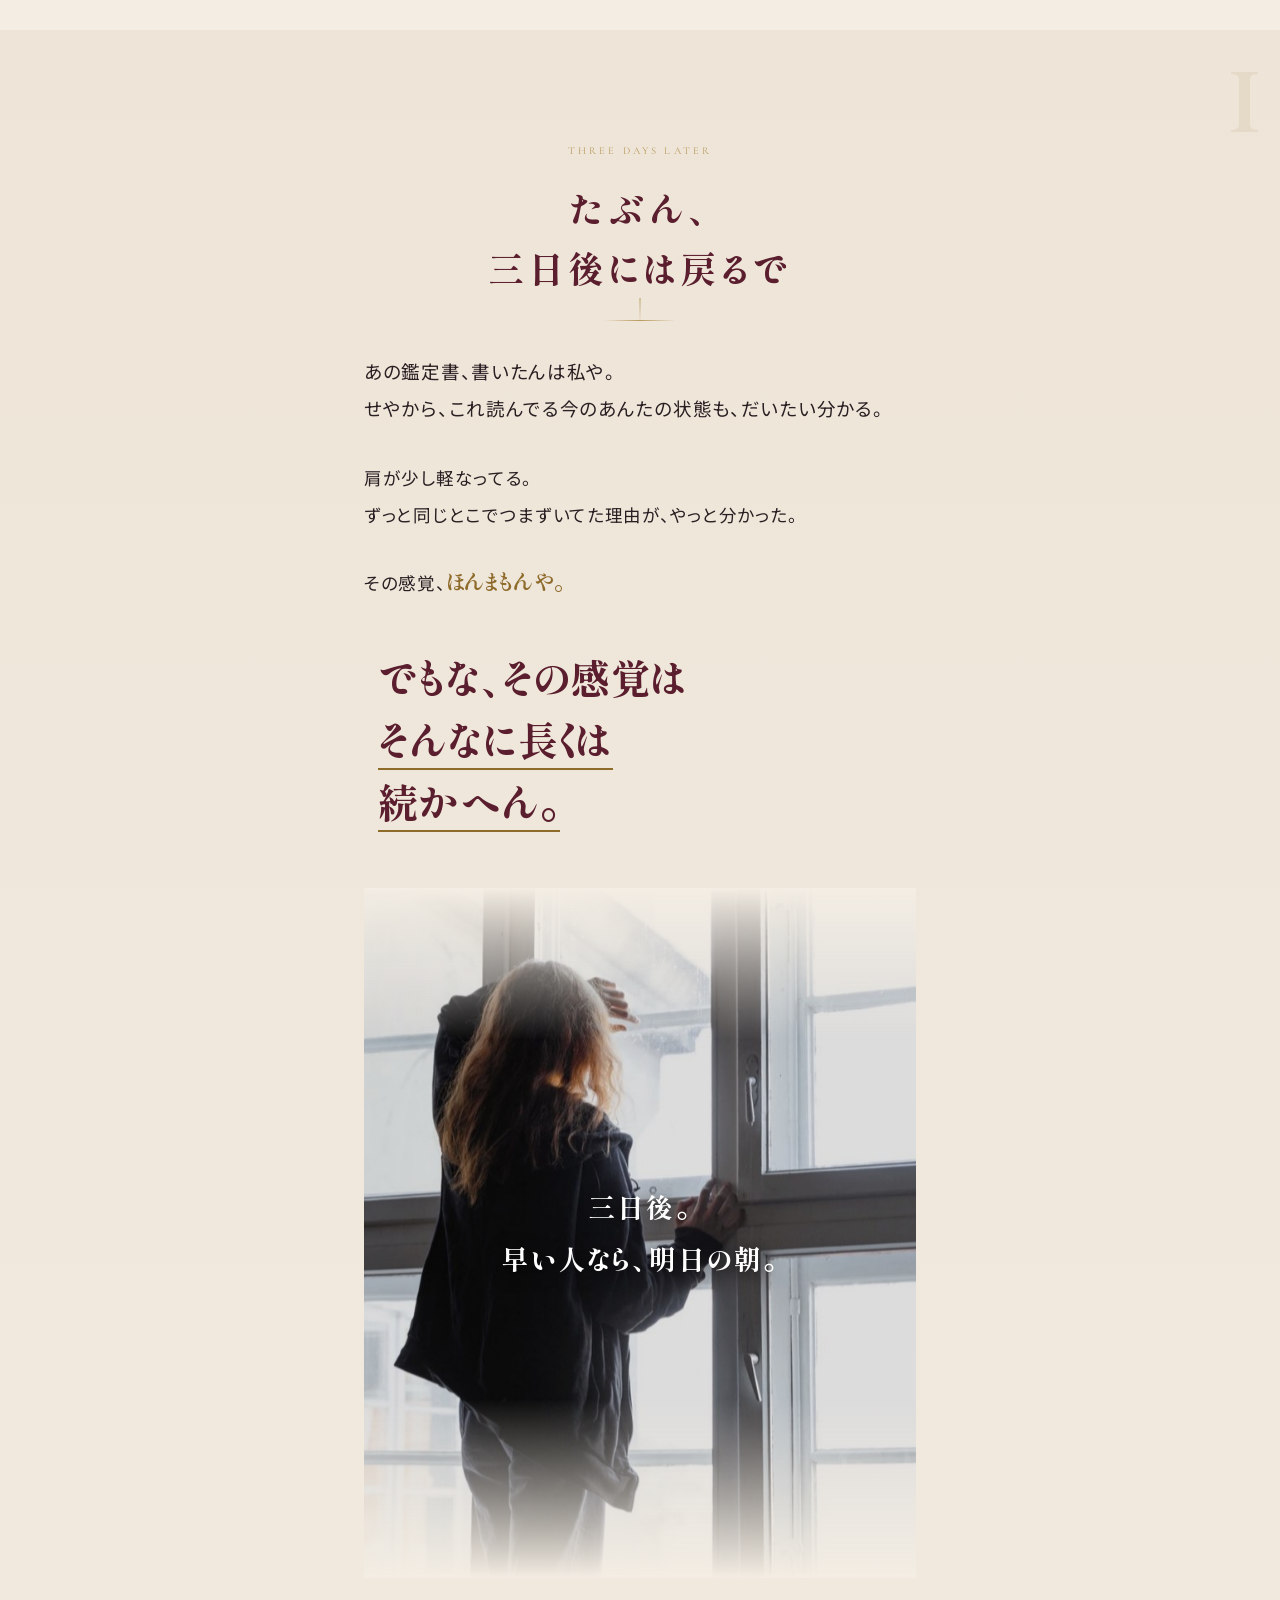
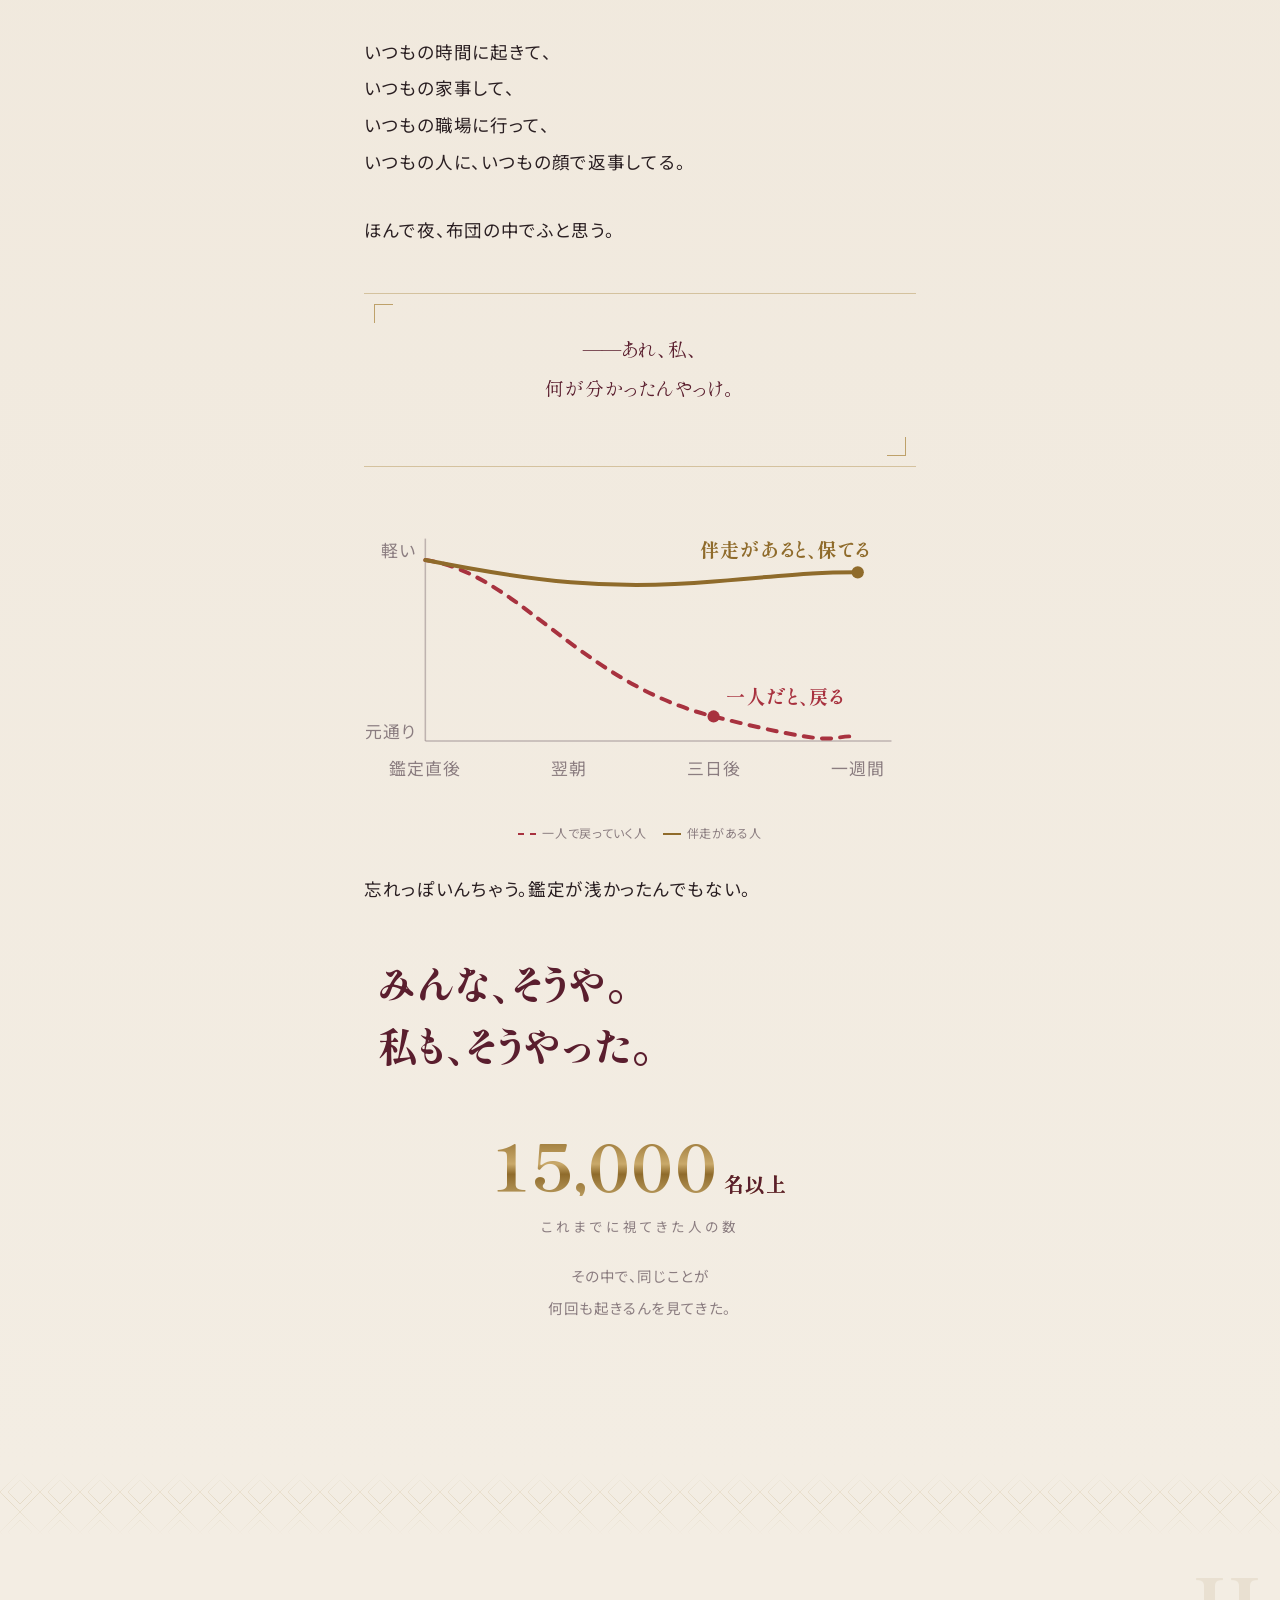
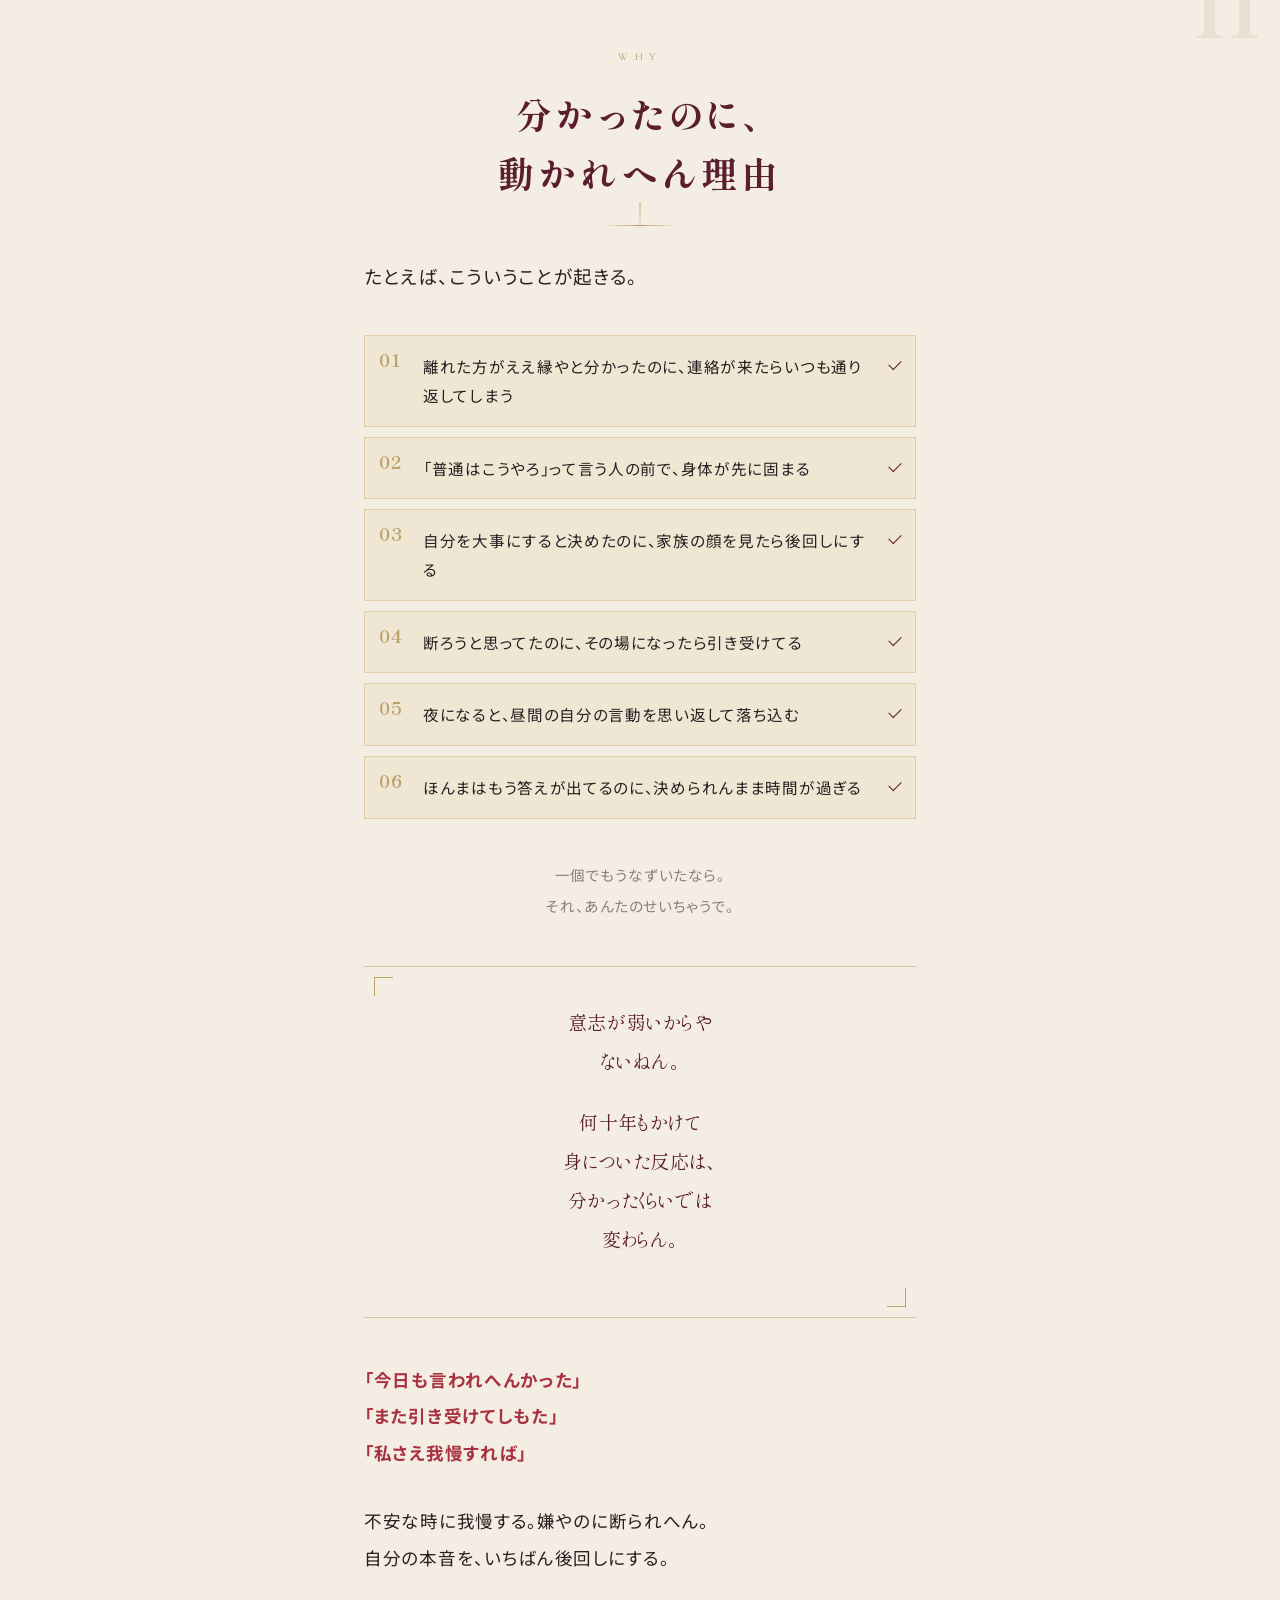
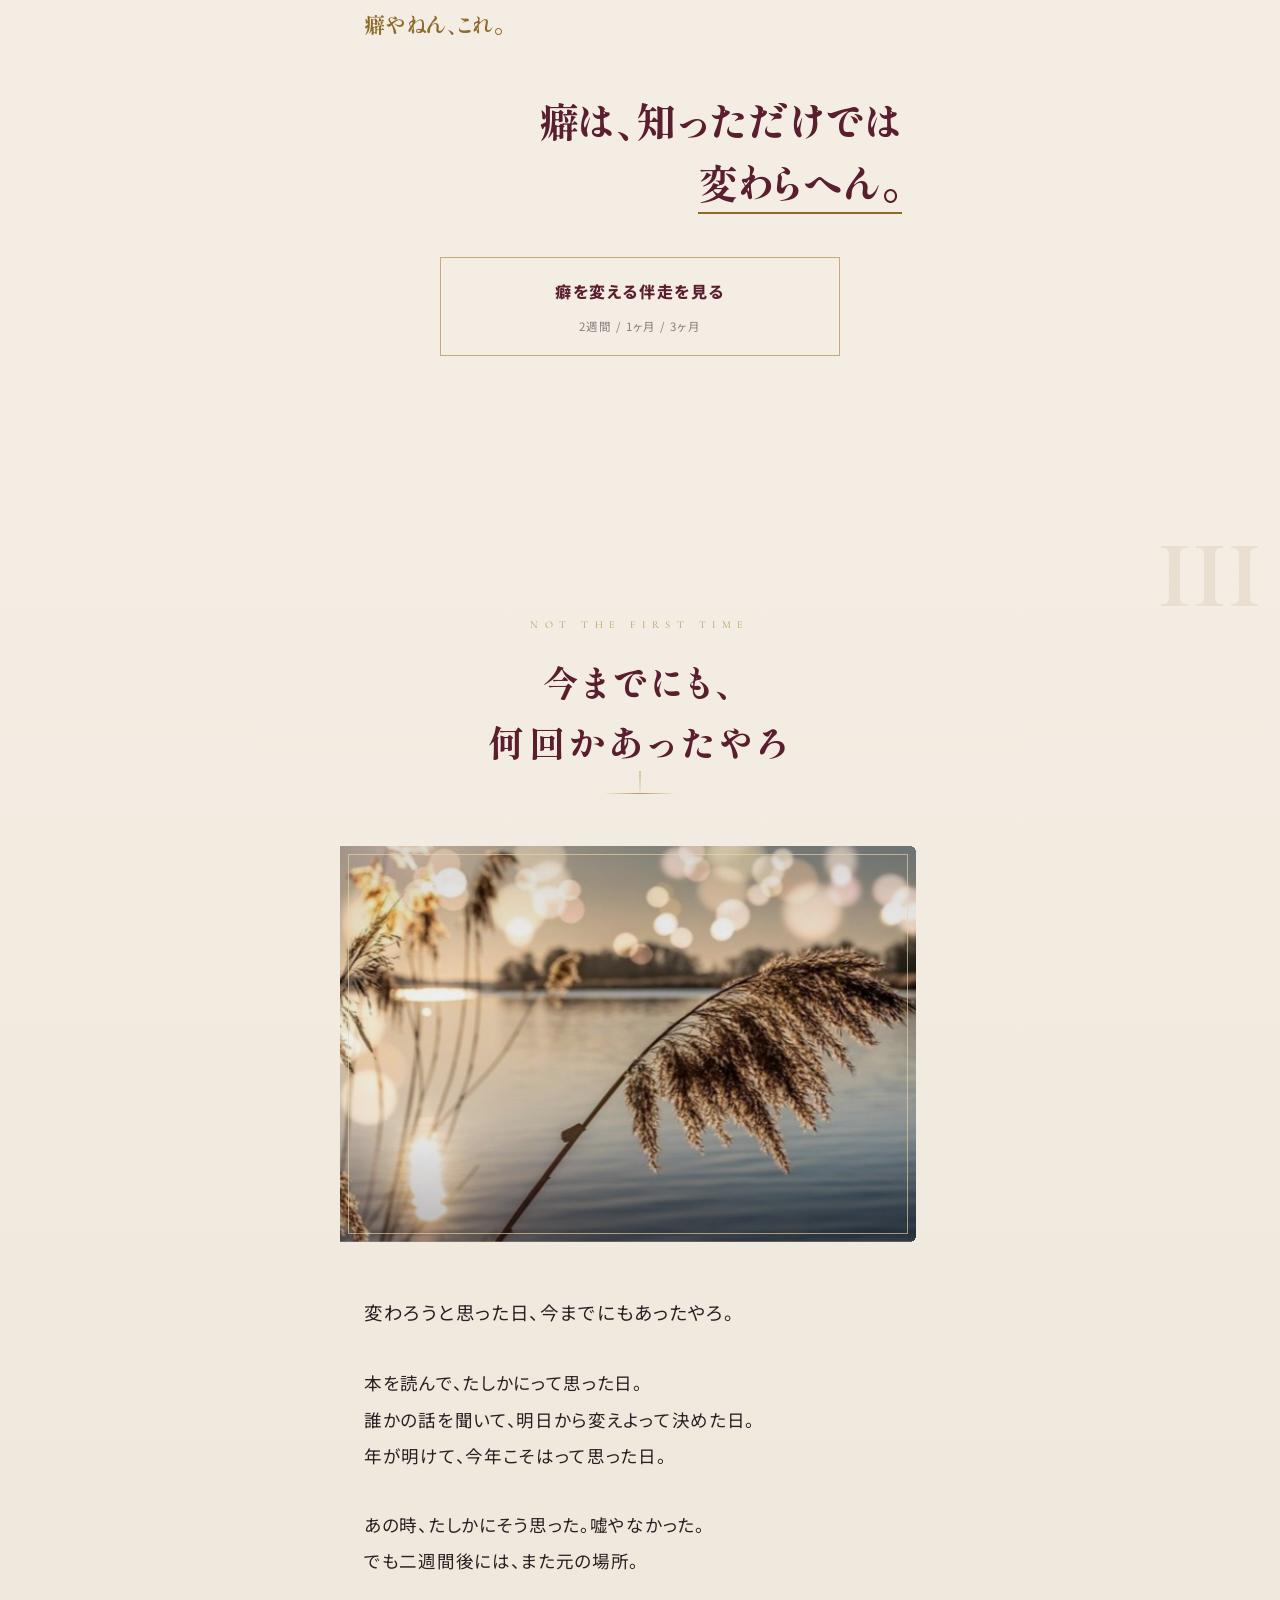
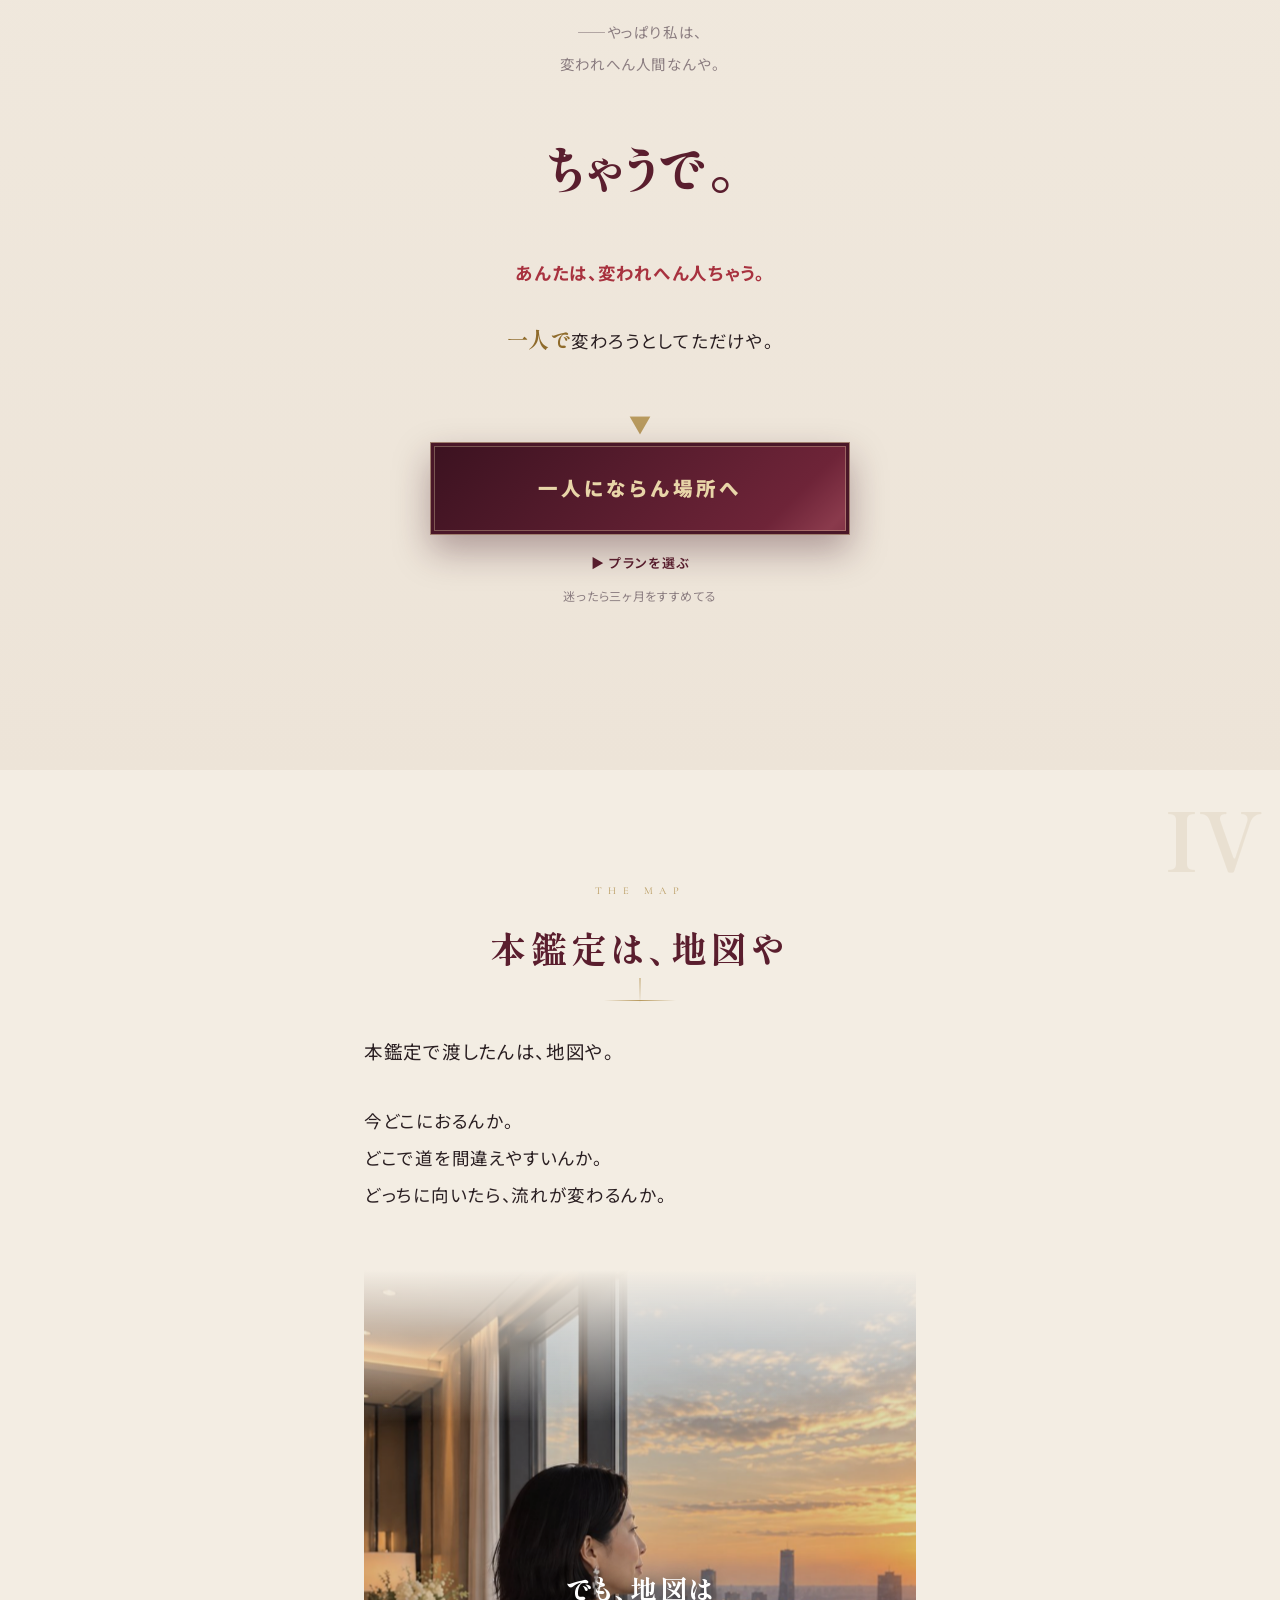
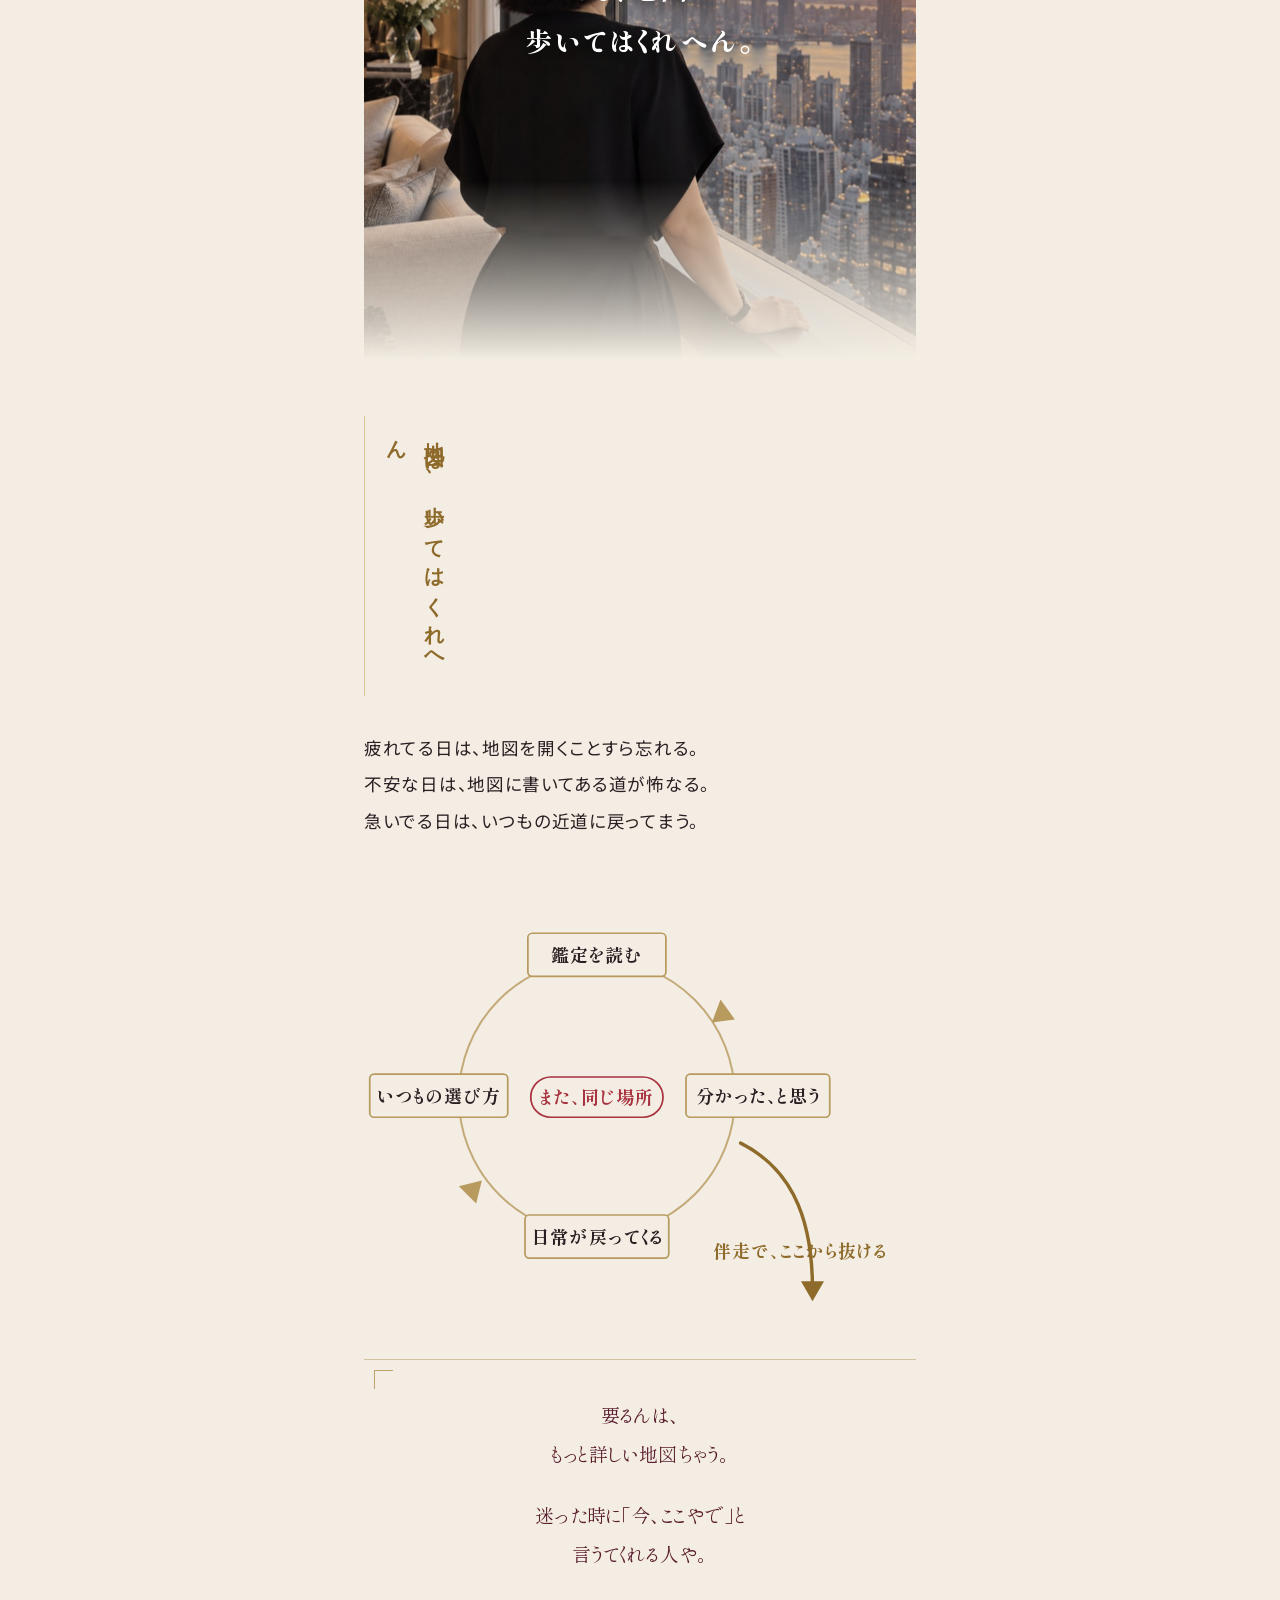
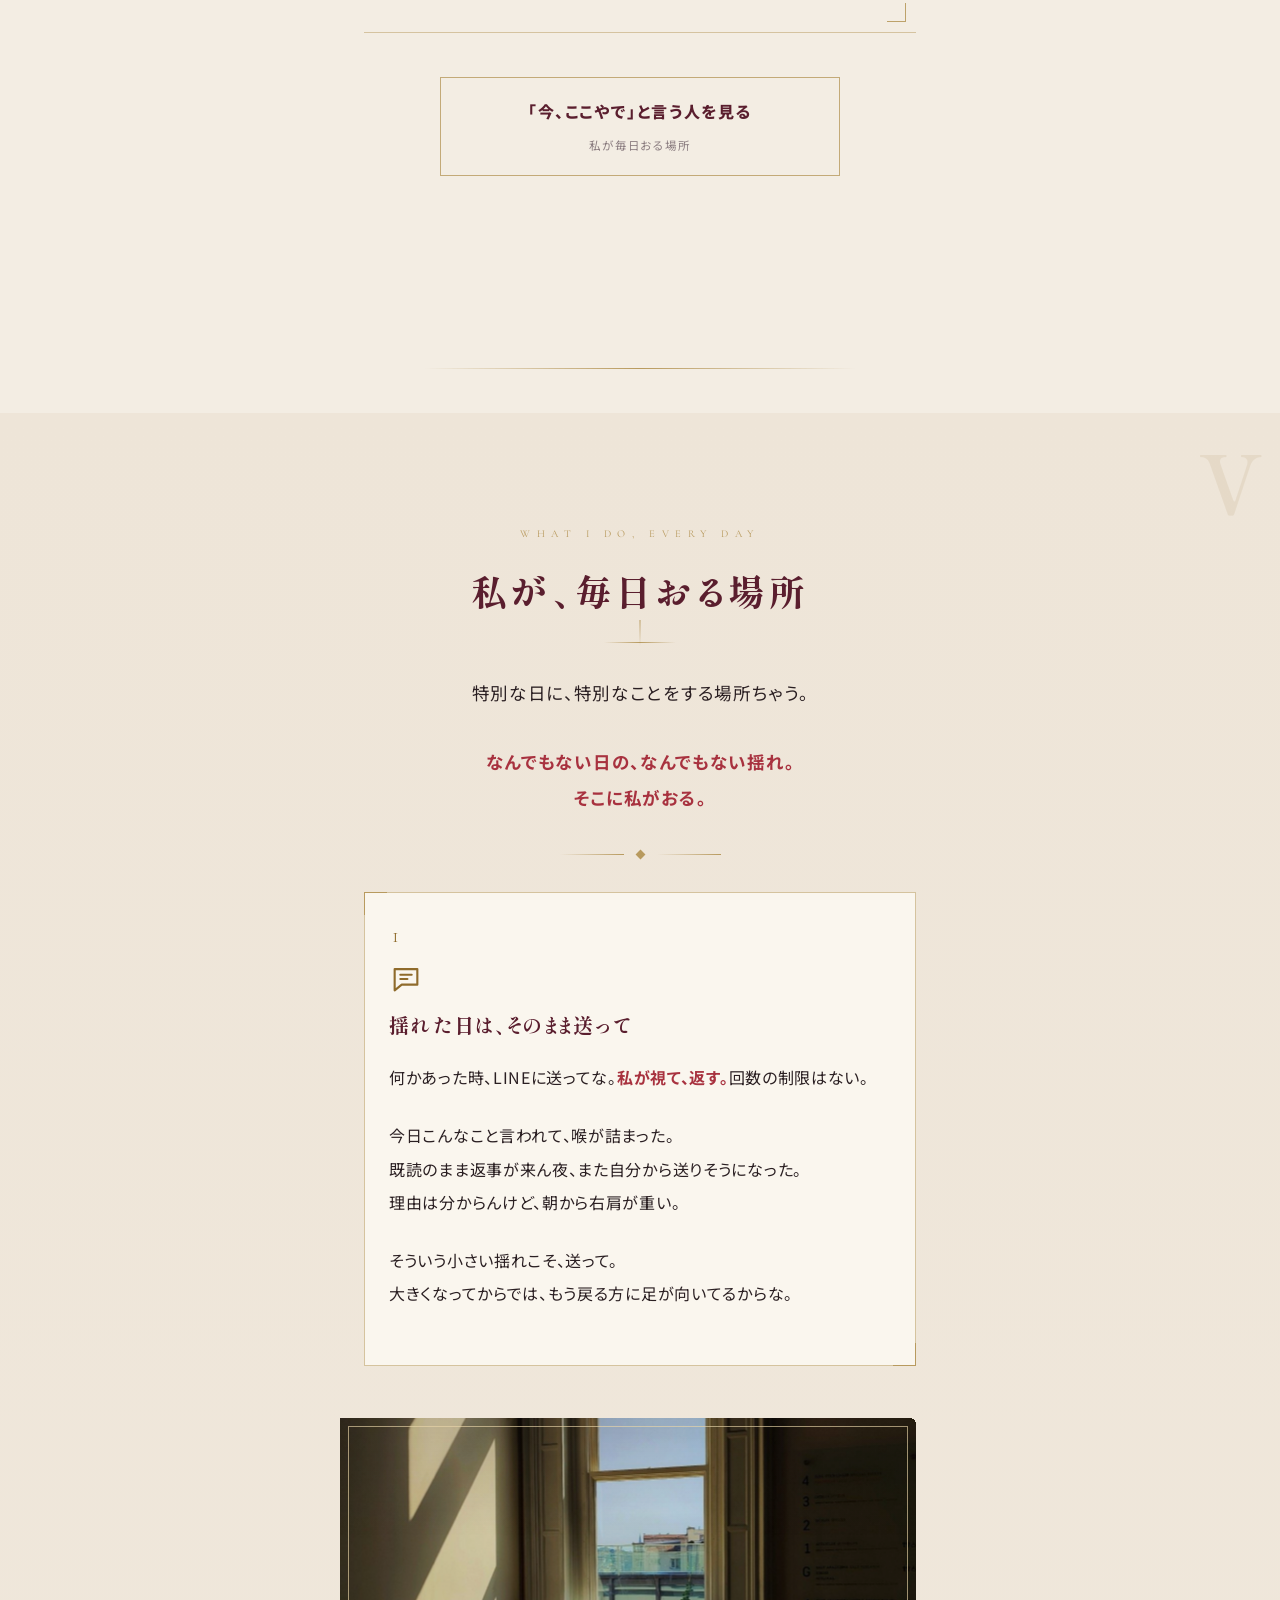
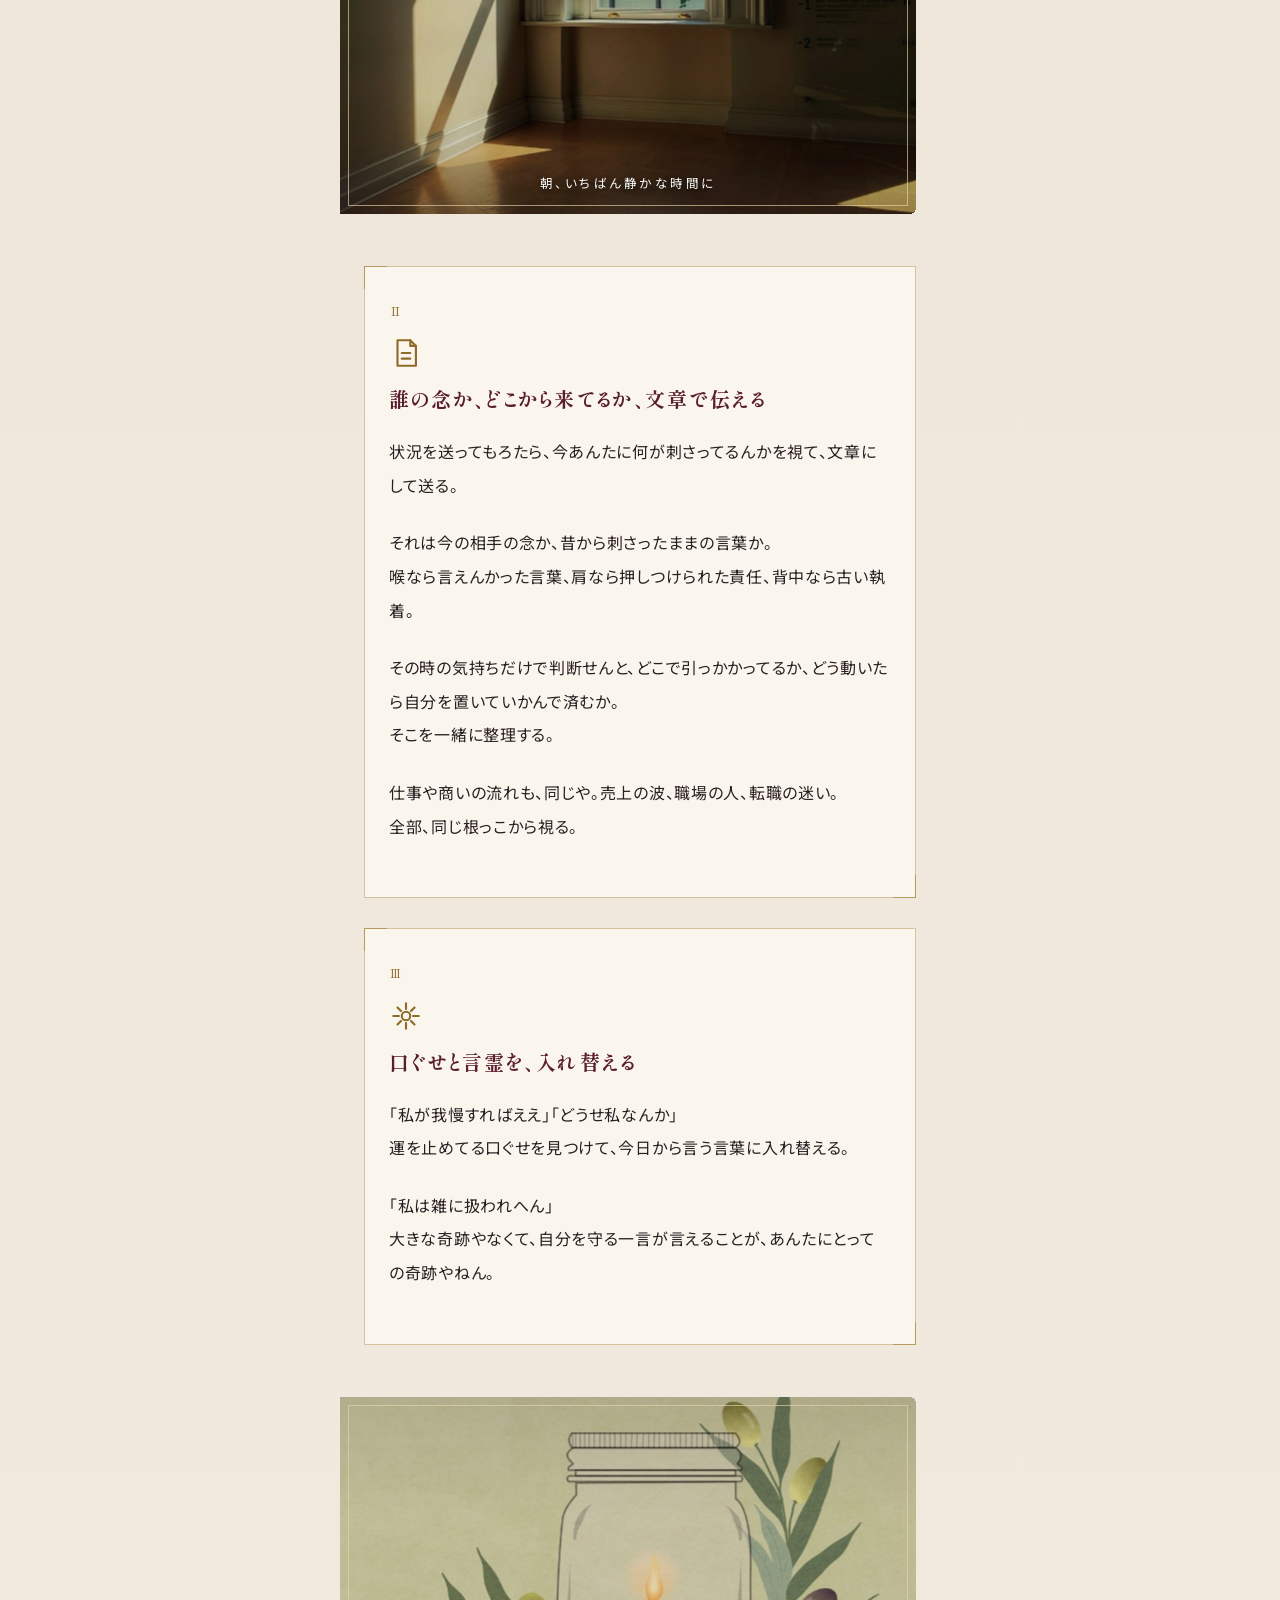
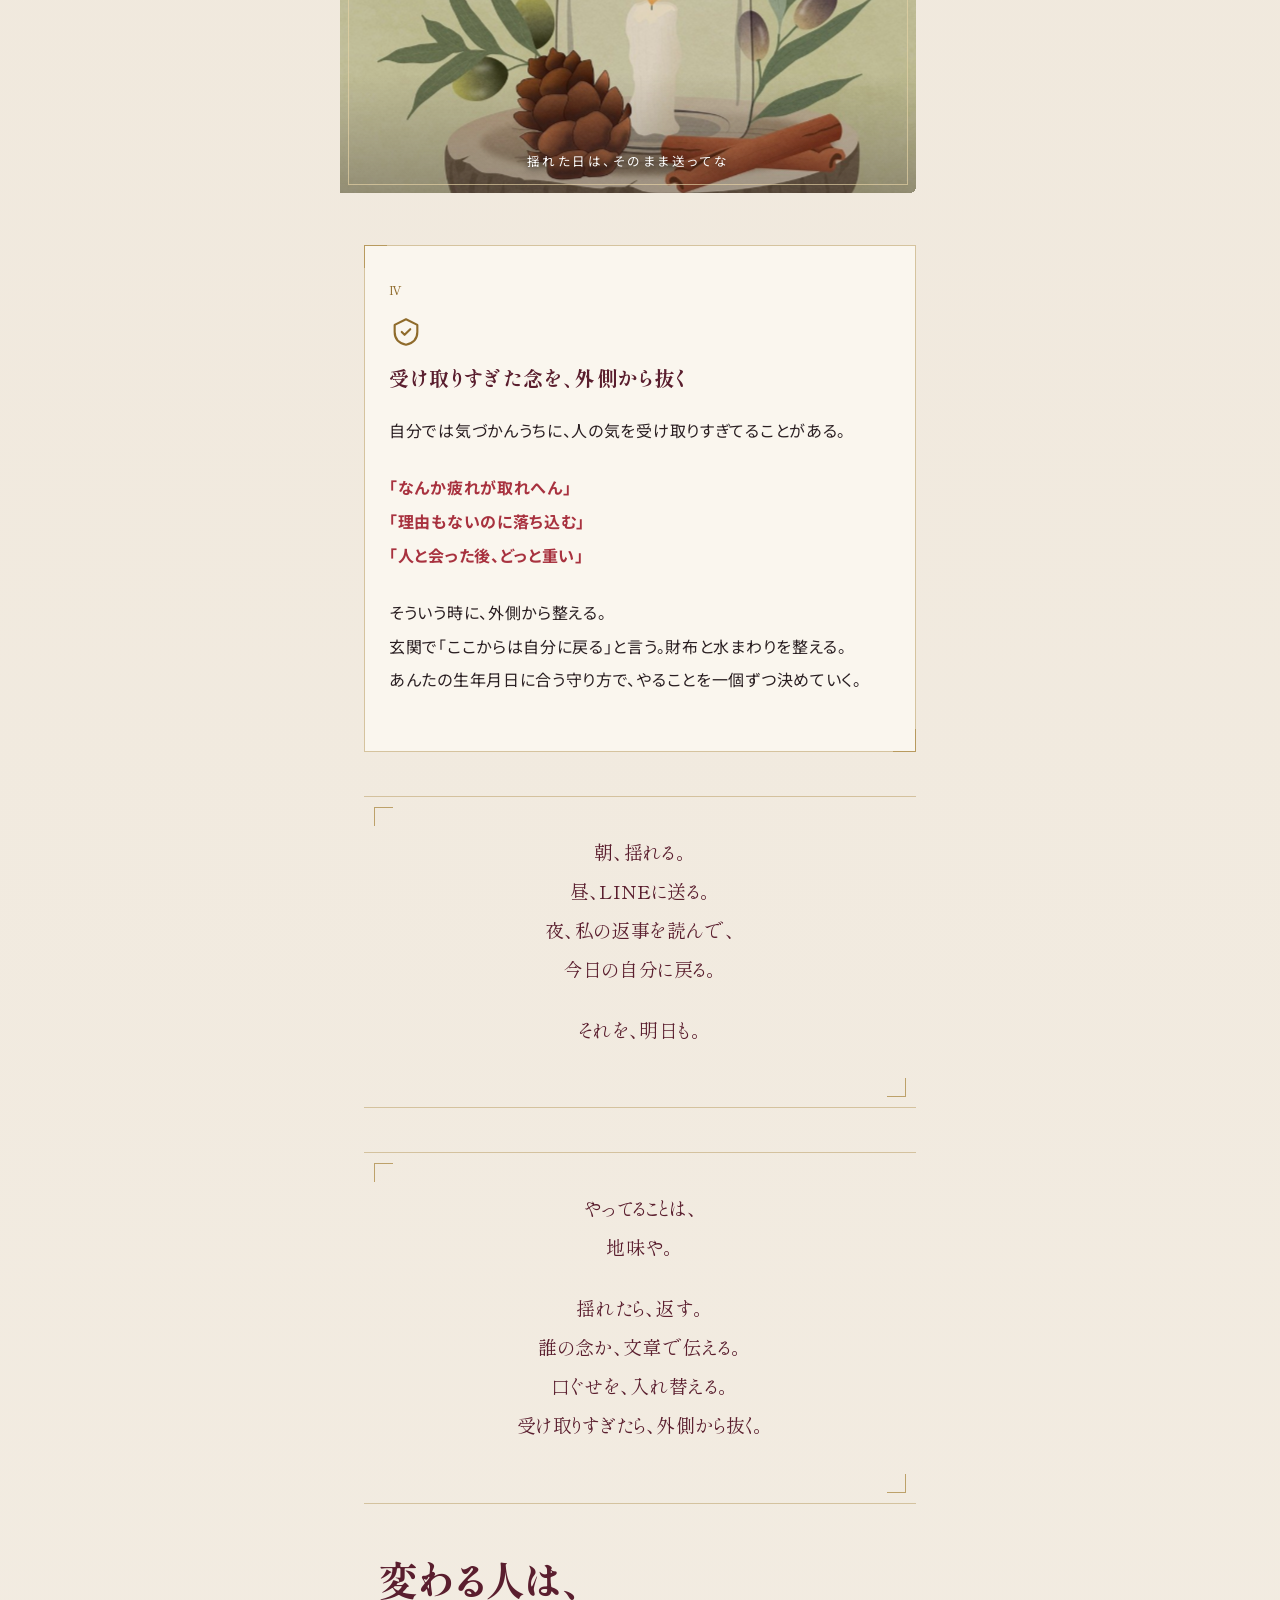
<file: bansou/index.html>
<!doctype html>
<html lang="ja">
<head>
<meta charset="utf-8">
<meta name="viewport" content="width=device-width, initial-scale=1, viewport-fit=cover">
<meta name="robots" content="noindex">
<meta name="theme-color" content="#F7F2EC">
<title>天命降ろしの伴走サポート｜本鑑定を受け取ったあんたへ</title>
<link rel="preconnect" href="https://fonts.googleapis.com">
<link rel="preconnect" href="https://fonts.gstatic.com" crossorigin>
<link href="https://fonts.googleapis.com/css2?family=Shippori+Mincho+B1:wght@400;600;700;800&family=Noto+Sans+JP:wght@400;500;700&family=Cormorant+Garamond:wght@300;500;600&display=swap" rel="stylesheet">
<link rel="stylesheet" href="../assets/lp.css?v=202609102219">
<link rel="stylesheet" href="../assets/theme-amane.css?v=202609102219">
<style>body{line-height:2.1;letter-spacing:.04em}</style>
</head>
<!-- 限定料金：本鑑定お届け後の初回閲覧日の3日後の24時まで。通常価格は要確認（未確定のため表示なし）。サポート内容（毎朝の一言・当日返信・ヒーリング）は要確認 -->
<body class="ed" data-deadline-key="amane_bansou" data-deadline-days="3">

<div class="prog" aria-hidden="true"><i id="progbar"></i></div>

<!-- ============ HERO ============ -->
<header class="hero">
  <div class="hero-person">
    <img src="../img/amane/a_hero_tarot.jpg" alt="あまね" fetchpriority="high" style="object-position:center 14%">
  </div>
  <div class="particles" aria-hidden="true" id="particles"></div>
  <div class="hero-copy">
    <div class="lead rv">天命降ろしの伴走サポート</div>
    <h1 class="lines"><span class="ln">読み終わって、</span><br><span class="ln">ちょっと静かに</span><br><span class="ln">なった<span class="gg">あんたへ</span></span></h1>
    <div class="tag rv">本鑑定を受け取った人だけが読めるページや</div>
    <div class="scrollcue rv"><span class="lat">SCROLL</span><i></i></div>
  </div>
</header>

<!-- 3日間限定（冒頭） -->
<div class="limited">
  <div class="limbox rv">
    <span class="lt">3日間限定</span>
    <div class="lh">本鑑定を受け取った人だけ、<br><span class="g">3日間だけの料金</span>や</div>
    <div class="ld">二週間 15,800円 ／ 一ヶ月 39,800円 ／ 三ヶ月 99,800円</div>
    <div class="ln2">このページを初めて開いた日を基準に、3日後の24時まで。再読み込みしても残り時間は戻りません。</div>
    <div class="cd" aria-label="残り時間">
      <div class="u"><b data-d>-</b><i>日</i></div><div class="sep">:</div>
      <div class="u"><b data-h>--</b><i>時間</i></div><div class="sep">:</div>
      <div class="u"><b data-m>--</b><i>分</i></div><div class="sep">:</div>
      <div class="u s"><b data-s>--</b><i>秒</i></div>
    </div>
    <div class="cd-expired">この料金でのご案内は終わってます。<br>それでも来たい人は、LINEにそのまま送ってな。</div>
    <div class="ln2">3日間のうちの申し込みには、<b>超開運待ち受け画像（1万円相当）</b>が無料で付くで</div>
    <div class="stock">
      <div class="sl"><span>今月お受けできる伴走枠</span><b>残りわずか</b></div>
      <div class="bar"><i style="--fill:90%"></i></div>
      <div class="sn">揺れた日にちゃんと返すために、人数を絞ってる</div>
    </div>
  </div>
</div>

<a class="minicta rv" href="#plan" style="margin-top:26px">プランを見る<span class="s">守りの深さが、プランごとに違う</span></a>


<!-- ============ I 三日後 ============ -->
<section class="s-ai">
  <div class="wrap">
    <div class="chapno">I</div>
    <div class="eyebrow lat">Three days later</div>
    <h2 class="lines"><span class="ln">たぶん、</span><br><span class="ln">三日後には戻るで</span></h2>
    <div class="gline"></div>

    <div class="stag">
      <p class="lead-p">あの鑑定書、書いたんは私や。<br>せやから、これ読んでる今のあんたの状態も、だいたい分かる。</p>
      <p>肩が少し軽なってる。<br>ずっと同じとこでつまずいてた理由が、やっと分かった。</p>
      <p>その感覚、<span class="ew">ほんまもんや。</span></p>
    </div>

    <div class="big rv-b">でもな、その感覚は<br><span class="wipe">そんなに長くは<br>続かへん。</span></div>

    <div class="ph-full px rv-s">
      <img src="../img/amane/woman_03.jpg" alt="窓辺に立つ人" loading="lazy" decoding="async">
      <div class="ov rv-b">三日後。<br>早い人なら、明日の朝。</div>
    </div>

    <div class="stag">
      <p>いつもの時間に起きて、<br>いつもの家事して、<br>いつもの職場に行って、<br>いつもの人に、いつもの顔で返事してる。</p>
      <p>ほんで夜、布団の中でふと思う。</p>
    </div>

    <div class="quote rv-b">
      <p>——あれ、私、<br>何が分かったんやっけ。</p>
    </div>

    <svg class="dg rv" viewBox="0 0 360 195" role="img" aria-label="鑑定のあとの心の動き">
      <line class="ax" x1="40" y1="150" x2="344" y2="150"/><line class="ax" x1="40" y1="18" x2="40" y2="150"/>
      <text class="tx" x="40" y="172" text-anchor="middle">鑑定直後</text><text class="tx" x="134" y="172" text-anchor="middle">翌朝</text><text class="tx" x="228" y="172" text-anchor="middle">三日後</text><text class="tx" x="322" y="172" text-anchor="middle">一週間</text>
      <text class="tx" x="34" y="30" text-anchor="end">軽い</text><text class="tx" x="34" y="148" text-anchor="end">元通り</text>
      <path class="ln2" d="M40 32 C 100 40, 140 112, 228 134 S 300 146, 322 147"/>
      <path class="ln" d="M40 32 C 110 46, 160 52, 228 46 S 300 40, 322 40"/>
      <circle class="dotr" cx="228" cy="134" r="4"/><text class="ts" x="236" y="126">一人だと、戻る</text>
      <circle class="dot" cx="322" cy="40" r="4"/><text class="tg" x="330" y="30" text-anchor="end">伴走があると、保てる</text>
    </svg>
    <div class="dgcap rv"><span><i class="d"></i>一人で戻っていく人</span><span><i></i>伴走がある人</span></div>
    <div class="stag">
      <p>忘れっぽいんちゃう。鑑定が浅かったんでもない。</p>
    </div>
    <div class="big rv-b">みんな、そうや。<br>私も、そうやった。</div>

    <div class="stat rv" style="margin-top:56px">
      <div class="num"><span data-count="15000">0</span><span class="unit">名以上</span></div>
      <div class="lbl">これまでに視てきた人の数</div>
      <p class="whisper" style="margin:20px 0 0">その中で、同じことが<br>何回も起きるんを見てきた。</p>
    </div>

  </div>
</section>

<div class="band" aria-hidden="true"></div>

<!-- ============ II なんで戻るんか ============ -->
<section class="s-dark">
  <div class="wrap">
    <div class="chapno">II</div>
    <div class="eyebrow lat">Why</div>
    <h2 class="lines"><span class="ln">分かったのに、</span><br><span class="ln">動かれへん理由</span></h2>
    <div class="gline"></div>

    <div class="rv"><p class="lead-p">たとえば、こういうことが起きる。</p></div>

    <ul class="chk rv">
      <li>離れた方がええ縁やと分かったのに、連絡が来たらいつも通り返してしまう</li>
      <li>「普通はこうやろ」って言う人の前で、身体が先に固まる</li>
      <li>自分を大事にすると決めたのに、家族の顔を見たら後回しにする</li>
      <li>断ろうと思ってたのに、その場になったら引き受けてる</li>
      <li>夜になると、昼間の自分の言動を思い返して落ち込む</li>
      <li>ほんまはもう答えが出てるのに、決められんまま時間が過ぎる</li>
    </ul>

    <div class="whisper rv">一個でもうなずいたなら。<br>それ、あんたのせいちゃうで。</div>

    <div class="quote stag">
      <p>意志が弱いからや<br>ないねん。</p>
      <p>何十年もかけて<br>身についた反応は、<br>分かったくらいでは<br>変わらん。</p>
    </div>

    <div class="stag">
      <p><span class="shu">「今日も言われへんかった」</span><br><span class="shu">「また引き受けてしもた」</span><br><span class="shu">「私さえ我慢すれば」</span></p>
      <p>不安な時に我慢する。嫌やのに断られへん。<br>自分の本音を、いちばん後回しにする。</p>
      <p><span class="ew">癖やねん、これ。</span></p>
    </div>
    <div class="big rv-b">癖は、知っただけでは<br><span class="wipe">変わらへん。</span></div>

    <a class="minicta rv" href="#plan">癖を変える伴走を見る<span class="s">2週間 / 1ヶ月 / 3ヶ月</span></a>
  </div>
</section>

<!-- ============ III 初めてちゃう ============ -->
<section class="s-ai-r">
  <div class="wrap">
    <div class="chapno">III</div>
    <div class="eyebrow lat">Not the first time</div>
    <h2 class="lines"><span class="ln">今までにも、</span><br><span class="ln">何回かあったやろ</span></h2>
    <div class="gline"></div>

    <div class="ph wide px rv-s">
      <img src="../img/amane/water_02.jpg" alt="光る水辺" loading="lazy" decoding="async">
    </div>

    <div class="stag">
      <p class="lead-p">変わろうと思った日、今までにもあったやろ。</p>
      <p>本を読んで、たしかにって思った日。<br>誰かの話を聞いて、明日から変えよって決めた日。<br>年が明けて、今年こそはって思った日。</p>
      <p>あの時、たしかにそう思った。嘘やなかった。<br>でも二週間後には、また元の場所。</p>
    </div>

    <div class="whisper rv">——やっぱり私は、<br>変われへん人間なんや。</div>

    <div class="big xl rv-b">ちゃうで。</div>

    <div class="stag">
      <p class="tc"><strong>あんたは、変われへん人ちゃう。</strong></p>
      <p class="tc"><span class="ew">一人で</span>変わろうとしてただけや。</p>
    </div>

    <a class="cta rv" href="#plan">
      <span class="arrow">▼</span>
      <span class="btn">一人にならん場所へ</span>
      <span class="sub">▶ プランを選ぶ</span>
      <span class="micro">迷ったら三ヶ月をすすめてる</span>
    </a>
  </div>
</section>

<!-- ============ IV 地図 ============ -->
<section class="s-dark">
  <div class="wrap">
    <div class="chapno">IV</div>
    <div class="eyebrow lat">The map</div>
    <h2 class="lines"><span class="ln">本鑑定は、地図や</span></h2>
    <div class="gline"></div>

    <div class="stag">
      <p class="lead-p">本鑑定で渡したんは、地図や。</p>
      <p>今どこにおるんか。<br>どこで道を間違えやすいんか。<br>どっちに向いたら、流れが変わるんか。</p>
    </div>

    <div class="ph-full px rv-s">
      <img src="../img/amane/a_city.jpg" alt="夕景の街を見つめるあまね" loading="lazy" decoding="async">
      <div class="ov rv-b">でも、地図は<br>歩いてはくれへん。</div>
    </div>

    <div class="tate l rv">地図は、歩いてはくれへん</div>

    <div class="stag">
      <p>疲れてる日は、地図を開くことすら忘れる。<br>不安な日は、地図に書いてある道が怖なる。<br>急いでる日は、いつもの近道に戻ってまう。</p>
    </div>

    <svg class="dg rv" viewBox="-12 0 384 310" role="img" aria-label="戻るループの図">
      <circle class="arc" cx="150" cy="158" r="96"/>
      <polygon class="arr" points="236,90 246,104 230,106"/><polygon class="arr" points="66,232 54,220 70,216"/><polygon class="arr" points="150,58 140,50 154,46"/>
      <rect class="nd" x="102" y="44" width="96" height="30" rx="3"/><text class="tb" x="150" y="64" text-anchor="middle">鑑定を読む</text>
      <rect class="nd" x="212" y="142" width="100" height="30" rx="3"/><text class="tb" x="262" y="162" text-anchor="middle">分かった、と思う</text>
      <rect class="nd" x="100" y="240" width="100" height="30" rx="3"/><text class="tb" x="150" y="260" text-anchor="middle">日常が戻ってくる</text>
      <rect class="nd" x="-8" y="142" width="96" height="30" rx="3"/><text class="tb" x="40" y="162" text-anchor="middle">いつもの選び方</text>
      <rect class="nd bad" x="104" y="144" width="92" height="28" rx="14"/><text class="ts" x="150" y="163" text-anchor="middle">また、同じ場所</text>
      <path class="out" d="M250 190 C 290 210, 300 250, 300 292"/><polygon class="outh" points="300,300 292,286 308,286"/>
      <text class="tg" x="352" y="270" text-anchor="end">伴走で、ここから抜ける</text>
    </svg>

    <div class="quote stag">
      <p>要るんは、<br>もっと詳しい地図ちゃう。</p>
      <p>迷った時に「今、ここやで」と<br>言うてくれる人や。</p>
    </div>

    <a class="minicta rv" href="#plan">「今、ここやで」と言う人を見る<span class="s">私が毎日おる場所</span></a>
  </div>
</section>

<div class="wrap"><div class="growline"></div></div>

<!-- ============ V 私が毎日おる場所 ============ -->
<section class="s-ai">
  <div class="wrap">
    <div class="chapno">V</div>
    <div class="eyebrow lat">What I do, every day</div>
    <h2 class="lines"><span class="ln">私が、毎日おる場所</span></h2>
    <div class="gline"></div>

    <div class="stag">
      <p class="tc">特別な日に、特別なことをする場所ちゃう。</p>
      <p class="tc"><strong>なんでもない日の、なんでもない揺れ。<br>そこに私がおる。</strong></p>
    </div>

    <div class="orn" aria-hidden="true"><i></i></div>

    <!-- ▼ 要確認: サポート内容の各項目（毎朝の一言・返信の速さ・念抜き/ヒーリングの有無と頻度）は本人確認のうえ確定 -->
    <div class="dev rv">
      <div class="no lat">Ⅰ</div>
      <span class="ic" aria-hidden="true"><svg viewBox="0 0 24 24"><path d="M4 5h16v11H9l-5 4z"/><path d="M8 9h8M8 12h5"/></svg></span>
      <h3>揺れた日は、そのまま送って</h3>
      <p>何かあった時、LINEに送ってな。<strong>私が視て、返す。</strong>回数の制限はない。</p>
      <p>今日こんなこと言われて、喉が詰まった。<br>既読のまま返事が来ん夜、また自分から送りそうになった。<br>理由は分からんけど、朝から右肩が重い。</p>
      <p>そういう小さい揺れこそ、送って。<br>大きくなってからでは、もう戻る方に足が向いてるからな。</p>
    </div>

    <div class="ph wide px rv-s">
      <img src="../img/amane/window_02.jpg" alt="朝の光" loading="lazy" decoding="async">
      <div class="cap">朝、いちばん静かな時間に</div>
    </div>

    <div class="dev rv">
      <div class="no lat">Ⅱ</div>
      <span class="ic" aria-hidden="true"><svg viewBox="0 0 24 24"><path d="M6 3h9l4 4v14H6z"/><path d="M15 3v4h4M9 12h6M9 16h6"/></svg></span>
      <h3>誰の念か、どこから来てるか、文章で伝える</h3>
      <p>状況を送ってもろたら、今あんたに何が刺さってるんかを視て、文章にして送る。</p>
      <p>それは今の相手の念か、昔から刺さったままの言葉か。<br>喉なら言えんかった言葉、肩なら押しつけられた責任、背中なら古い執着。</p>
      <p>その時の気持ちだけで判断せんと、どこで引っかかってるか、どう動いたら自分を置いていかんで済むか。<br>そこを一緒に整理する。</p>
      <p>仕事や商いの流れも、同じや。売上の波、職場の人、転職の迷い。<br>全部、同じ根っこから視る。</p>
    </div>

    <div class="dev rv">
      <div class="no lat">Ⅲ</div>
      <span class="ic" aria-hidden="true"><svg viewBox="0 0 24 24"><path d="M12 3v4M12 17v4M3 12h4M17 12h4M6 6l2.5 2.5M15.5 15.5 18 18M6 18l2.5-2.5M15.5 8.5 18 6"/><circle cx="12" cy="12" r="3"/></svg></span>
      <h3>口ぐせと言霊を、入れ替える</h3>
      <p>「私が我慢すればええ」「どうせ私なんか」<br>運を止めてる口ぐせを見つけて、今日から言う言葉に入れ替える。</p>
      <p>「私は雑に扱われへん」<br>大きな奇跡やなくて、自分を守る一言が言えることが、あんたにとっての奇跡やねん。</p>
    </div>

    <div class="ph wide px rv-s">
      <img src="../img/amane/candle_01.jpg" alt="灯り" loading="lazy" decoding="async">
      <div class="cap">揺れた日は、そのまま送ってな</div>
    </div>

    <div class="dev rv">
      <div class="no lat">Ⅳ</div>
      <span class="ic" aria-hidden="true"><svg viewBox="0 0 24 24"><path d="M12 3l8 4v5c0 5-3.5 8-8 9-4.5-1-8-4-8-9V7z"/><path d="M9 12l2 2 4-4"/></svg></span>
      <h3>受け取りすぎた念を、外側から抜く</h3>
      <p>自分では気づかんうちに、人の気を受け取りすぎてることがある。</p>
      <p><span class="shu">「なんか疲れが取れへん」</span><br><span class="shu">「理由もないのに落ち込む」</span><br><span class="shu">「人と会った後、どっと重い」</span></p>
      <p>そういう時に、外側から整える。<br>玄関で「ここからは自分に戻る」と言う。財布と水まわりを整える。<br>あんたの生年月日に合う守り方で、やることを一個ずつ決めていく。</p>
    </div>

    <div class="quote stag">
      <p>朝、揺れる。<br>昼、LINEに送る。<br>夜、私の返事を読んで、<br>今日の自分に戻る。</p>
      <p>それを、明日も。</p>
    </div>

    <div class="quote stag">
      <p>やってることは、<br>地味や。</p>
      <p>揺れたら、返す。<br>誰の念か、文章で伝える。<br>口ぐせを、入れ替える。<br>受け取りすぎたら、外側から抜く。</p>
    </div>

    <div class="big rv-b">変わる人は、<br>劇的な何かで変わるんや<br>ないねん。</div>
    <div class="big rv-b"><span class="wipe">戻りかけた<br>回数だけ、</span><br>戻らんで済んだ人が、<br>変わる。</div>

    <div class="peak rv">
      <div class="l1">明日の朝も、<br>その次の朝も。</div>
      <div class="l2">もう、<br><em>ひとりで戻らへん。</em></div>
      <div class="l3">お受けできる人数に限りがある。<br>埋まってる時期は、少し待ってもらうことがある。</div>
    </div>

    <a class="cta rv" href="#plan">
      <span class="arrow">▼</span>
      <span class="btn">伴走サポートを受け取る</span>
      <span class="sub">▶ プランを選んで申し込みへ</span>
      <span class="micro">3日間限定料金・待ち受け画像プレゼント付き</span>
    </a>
  </div>
</section>

<div class="band" aria-hidden="true"></div>

<!-- ============ VI 声（反転） ============ -->
<section class="s-light">
  <div class="wrap">
    <div class="chapno">VI</div>
    <div class="eyebrow lat">Voices</div>
    <h2 class="lines"><span class="ln">続けた人たちのこと</span></h2>
    <div class="gline"></div>

    <div class="rv"><p class="tc">届いたLINEを、そのまま載せとくな。</p></div>

    <!-- 実際の感想スクショ（無加工・原寸比率のまま） -->
    <figure class="shot rv"><img src="../img/amane/voices/b_01.jpg" alt="続けた人の感想" loading="lazy" decoding="async"></figure>
    <figure class="shot rv"><img src="../img/amane/voices/b_02.jpg" alt="続けた人の感想" loading="lazy" decoding="async"></figure>
    <figure class="shot rv"><img src="../img/amane/voices/b_03.jpg" alt="続けた人の感想" loading="lazy" decoding="async"></figure>
    <a class="minicta rv" href="#plan">一人で戻らん場所を見る<span class="s">プランと料金</span></a>

    <figure class="shot rv"><img src="../img/amane/voices/b_04.jpg" alt="続けた人の感想" loading="lazy" decoding="async"></figure>
    <figure class="shot rv"><img src="../img/amane/voices/b_05.jpg" alt="続けた人の感想" loading="lazy" decoding="async"></figure>
    <figure class="shot rv"><img src="../img/amane/voices/b_06.jpg" alt="続けた人の感想" loading="lazy" decoding="async"></figure>

    <a class="cta rv" href="#plan">
      <span class="arrow">▼</span>
      <span class="btn">私も、続けてみる</span>
      <span class="sub">▶ プランを選ぶ</span>
    </a>
  </div>
</section>

<!-- ============ VII プラン ============ -->
<section class="s-ai" id="plan" data-sticky-hide>
  <div class="wrap">
    <div class="chapno">VII</div>
    <div class="eyebrow lat">How far together</div>
    <h2 class="lines"><span class="ln">どこまで、一緒におるか</span></h2>
    <div class="gline"></div>

    <div class="stag">
      <p class="tc">プランの違いは、<br>あんたを<span class="ew">守る深さ</span>や。</p>
      <p class="tc">揺れた日のLINEも、念の読み解きも、<br>口ぐせの入れ替えも、どのプランにもある。<br>違うんは、どこまで深く、どれだけ強く<br>念を抜いて、守りを入れられるか。<br>期間が長いほど、届く層が深なる。</p>
    </div>

    <div class="quote stag">
      <p>せやから、値段で<br>選ばんでええ。</p>
      <p>あんたが、<br>どこまで行きたいかや。</p>
    </div>

    <div class="moonwrap" aria-hidden="true">
      <div class="col"><div class="m m1"><i></i></div><div class="lb">2週</div></div>
      <div class="col"><div class="m m2"><i></i></div><div class="lb">1ヶ月</div></div>
      <div class="col"><div class="m m4"><i></i></div><div class="lb">3ヶ月</div></div>
    </div>
    <div class="whisper rv" style="margin-top:-18px;font-size:14px">月が満ちていくみたいに、<br>守りが厚なっていく</div>
    <div class="depthbar rv">
      <div class="row"><div class="nm">お試し<br>二週間</div><div class="bar"><i style="--w:34%"></i><b>表面まで</b></div></div>
      <div class="row"><div class="nm">一ヶ月</div><div class="bar"><i style="--w:60%"></i><b>身体まで</b></div></div>
      <div class="row rec"><div class="nm">三ヶ月</div><div class="bar"><i style="--w:100%"></i><b>根っこまで</b></div></div>
      <div class="scale"><div></div><div><span>浅い</span><span>深い</span></div></div>
    </div>


    <div class="stag">
      <h3 class="tc">一個だけ、<br>知っといてほしいこと</h3>
      <p>刺さった念は、一回で全部抜けるもんちゃう。</p>
      <p>一回目は、表面のざわつきが静かになる。<br>二回目で、身体が少しゆるむ。<br>三回目、四回目と重ねていくうちに、<br>やっと奥のほうまで届き始める。</p>
      <p>水を一滴垂らしても、乾いた土は湿らへん。<br>でも毎日少しずつ落としていったら、いつの間にか奥まで染みてる。<br>あれと、同じや。</p>
    </div>

    <div class="quote stag">
      <p>二週間は、表面まで。<br>一ヶ月で、身体まで。<br>三ヶ月で、根っこまで。</p>
      <p>入れられる<span class="ew">守りの深さ</span>が、<br>ここまで違う。</p>
    </div>

    <div class="crowd hot rv">
      <span class="dot"></span>
      <div>
        <div class="ct">ただいま、めっちゃ混み合ってます</div>
        本鑑定を受け取った人からの申し込みが続いてて、<b>今月の枠は残りわずか</b>や。揺れた日にちゃんと返すために、埋まったら順番待ちになる。
        <div class="stock">
          <div class="sl"><span>今月の伴走枠</span><b>売り切れ間近</b></div>
          <div class="bar"><i style="--fill:90%"></i></div>
        </div>
      </div>
    </div>

    <!-- 今だけ特典 -->
    <div class="bonus rv">
      <span class="bt">さらに、今だけ</span>
      <div class="bh">あんただけの<br>超開運待ち受け画像を、<br>プレゼントするで</div>
      <div class="bw">本来 <s>1万円相当</s><br>特別な人にしか、送ってへんもんや</div>
      <div class="bfree">無料</div>
      <p>鑑定で視えたあんたの流れと守り方に合わせて、<br>一枚ずつ作る。<br>朝いちばんに目に入る場所に。</p>
      <div class="bn">3日間のうちの申し込みなら、<br>どのプランでも付く</div>
    </div>

    <div class="breath" aria-hidden="true"><i></i></div>
    <div class="pre rv">まずは、お試しから</div>
    <!-- A -->
    <div class="plan rv">
      <div class="pname">月詠みの伴走　お試し二週間</div>
      <div class="pterm">14 DAYS</div>
      <div class="price"><span class="num-gold">15,800</span><small>円</small></div>
      <div class="goal">今の揺れを、<br>止めるとこまで</div>
      <div class="wave" aria-hidden="true">
        <div class="lbl">入れる守りの深さ（重なる回数）</div>
        <div class="rings"><i class="f"></i><i class="f"></i><i class="f"></i><i></i><i></i><i></i><i></i><i></i><i></i><i></i></div>
        <div class="cnt">およそ<b class="num-gold">2〜4</b>回</div>
      </div>
      <p class="honest tc" style="font-size:14px">表面まで届く守り。今の揺れを止める</p>
      <p>今、波が激しい人へ。返信の受け取り方、動く時の言葉、待つ時の心の置き方を一緒に整える。</p>
      <p class="honest">正直に言うと、二週間は、整い始めた頃に終わる。</p>
      <span class="gift">＋ 超開運待ち受け画像（1万円相当）付き</span>
      <a class="pbtn" href="https://pmsdqb4c2p0emj0yagvc.stores.jp/items/6a250faf8feb78fa4220a440" target="_blank" rel="noopener">二週間ではじめる</a>
    </div>

    <!-- B -->
    <div class="plan rv">
      <div class="thumb"><img src="../img/amane/plan_1m.jpg" alt="月詠みの伴走 1ヶ月プラン" loading="lazy" decoding="async" onerror="this.parentNode.style.display='none'"></div>
      <div class="pname">月詠みの伴走　一ヶ月</div>
      <div class="pterm">1 MONTH</div>
      <div class="price"><span class="num-gold">39,800</span><small>円</small></div>
      <div class="goal">最初の戻り癖を、<br>またぐとこまで</div>
      <div class="wave" aria-hidden="true">
        <div class="lbl">入れる守りの深さ（重なる回数）</div>
        <div class="rings"><i class="f"></i><i class="f"></i><i class="f"></i><i class="f"></i><i class="f"></i><i class="f"></i><i></i><i></i><i></i><i></i></div>
        <div class="cnt">およそ<b class="num-gold">4〜8</b>回</div>
      </div>
      <p class="honest tc" style="font-size:14px">身体まで届く守り。反応が変わり始める</p>
      <p>整った後、必ず一回、元に戻ろうとする波が来る。一人やと、ここでほとんどの人が戻る。<br><strong>同じ悩みに戻る流れを、ちゃんと変えたい人はここ。</strong></p>
      <span class="gift">＋ 超開運待ち受け画像（1万円相当）付き</span>
      <a class="pbtn" href="https://pmsdqb4c2p0emj0yagvc.stores.jp/items/6a1d78377ab8801b355fcf3d" target="_blank" rel="noopener">一ヶ月ではじめる</a>
    </div>

    <div class="pre rv">迷ったら、ここ</div>
    <!-- C 推奨 -->
    <div class="plan rec">
      <div class="badge">迷ってるなら、ここや</div>
      <div class="thumb"><img src="../img/amane/plan_3m.jpg" alt="星詠みの伴走 3ヶ月プラン" loading="lazy" decoding="async" onerror="this.parentNode.style.display='none'"></div>
      <div class="pname">星詠みの伴走　三ヶ月</div>
      <div class="pterm">3 MONTHS</div>
      <div class="price"><span class="num-gold">99,800</span><small>円</small></div>
      <div class="goal">現実が、<br>動き出すとこまで</div>
      <div class="wave" aria-hidden="true">
        <div class="lbl">入れる守りの深さ（重なる回数）</div>
        <div class="rings"><i class="f"></i><i class="f"></i><i class="f"></i><i class="f"></i><i class="f"></i><i class="f"></i><i class="f"></i><i class="f"></i><i class="f"></i><i class="f"></i></div>
        <div class="cnt">およそ<b class="num-gold">13〜26</b>回</div>
      </div>
      <p class="honest tc" style="font-size:14px">根っこまで届く守り。戻りにくくなる</p>
      <p>仕事、お金、家族、恋愛。いくつものテーマが絡んでる人、長年繰り返してる人へ。<br>三ヶ月は、あんたの周りが変わり始めるのに要る、いちばん短い時間や。</p>
      <span class="gift">＋ 超開運待ち受け画像（1万円相当）付き</span>
      <a class="pbtn" href="https://pmsdqb4c2p0emj0yagvc.stores.jp/items/6a1d78f65106c219f3a1b314" target="_blank" rel="noopener">三ヶ月ではじめる<span class="s">いちばん選ばれてる王道</span></a>
    </div>

    <div class="whisper rv">
      迷うなら、三ヶ月。<br>
      まず今の揺れだけ止めたいなら、二週間。<br>
      最初の戻り癖をまたぎたいなら、一ヶ月。<br><br>
      今の自分に要る長さで、ええねん。
    </div>

    <div class="linebox rv">
      <div class="lh">どの長さにするか迷ったら</div>
      <p>今の状況を、そのままLINEに送って。<br>どれが合うか、私が返すわ。</p>
      <div class="ls">分割の相談・支払いで止まった時も、同じくLINEへ</div>
    </div>
  </div>
</section>

<!-- ============ VIII 逆止め ============ -->
<section class="s-dark">
  <div class="wrap">
    <div class="warn stag">
      <div class="eyebrow lat">Please do not</div>
      <h3>申し込まんといて<br>ほしい人が、おる</h3>
      <p>食費を削る。支払いを後ろにずらす。誰かに借りる。<br><strong>そうなるんやったら、今回は見送ってな。</strong></p>
      <p>暮らしを壊してまで来ることを、神様は望んでへん。<br>私も、望んでへん。</p>
      <p>状況が変わった時に、また来たらええ。<br><strong>その時、私はここにおるから。</strong></p>
    </div>

    <div class="whisper rv">
      あと、「あまねに全部決めてほしい」<br>って人にも向いてへん。<br>サポートは、あんたの選び方を<br>一緒に練習する場所であって、<br>私があんたの人生を決める場所<br>やないからな。
    </div>

    <div class="big rv-b" style="margin-top:46px">暮らしを壊さんと<br>来られる人へ。</div>
    <a class="minicta rv" href="#plan">限定料金のうちに、プランを選ぶ<span class="s">3日過ぎたら通常料金に戻すで</span></a>
  </div>
</section>

<!-- ============ IX FAQ ============ -->
<section class="s-ai-r">
  <div class="wrap">
    <div class="chapno">IX</div>
    <div class="eyebrow lat">Questions</div>
    <h2 class="sm lines"><span class="ln">よくある質問</span></h2>
    <div class="gline"></div>

    <div class="stag">
      <details class="faq"><summary>何が変わるか、約束してもらえますか。</summary>
        <div class="ans">約束はできへん。人の流れは、その人の選び方で変わっていくもんやから。私ができるんは、あんたが戻りそうになった時に、毎回そこにおることだけや。</div>
      </details>
      <details class="faq"><summary>毎日やりとりしないといけませんか。途中で止まっても大丈夫ですか。</summary>
        <div class="ans">送りたい時だけでええ。何も送らん日が続いても大丈夫。気持ちが沈んで返されへん時期もよくあるけど、急かすことはせえへん。そういう時こそ、こっちから声をかける。</div>
      </details>
      <details class="faq"><summary>プランによって、受け取れる内容は変わりますか。</summary>
        <div class="ans">変わる。揺れた日のLINE、念の読み解き、口ぐせの入れ替えはどのプランにもあるけど、念を抜いて守りを入れる強さと深さが違う。二週間は表面、一ヶ月は身体、三ヶ月は根っこまで。期間が長いほど、深い層まで届く。</div>
      </details>
      <details class="faq"><summary>家族に知られませんか。</summary>
        <div class="ans">知られへん。やりとりは全部このLINEの中だけ。郵送物も、家に届くもんも一切ない。夜、家族が寝てから送ってくれてもええ。</div>
      </details>
      <details class="faq"><summary>本鑑定を受けたばかりですが、すぐ申し込んだ方がいいですか。</summary>
        <div class="ans">できれば、早い方がええと言うてる。鑑定を読んだ直後がいちばん心が動いてるからや。時間が経つほど、日常の方が強なる。この料金を3日間だけにしてるんも、同じ理由やで。</div>
      </details>
      <details class="faq"><summary>三ヶ月のあとも、続けられますか。</summary>
        <div class="ans">続けられる。三ヶ月を終えた人が、そのまま延長して半年、一年と一緒におることも多い。終わる時は、あんたが「もう一人で戻らへん」と思えた時でええ。</div>
      </details>
      <details class="faq"><summary>待ち受け画像は、いつ届きますか。</summary>
        <div class="ans">申し込みの確認がとれたあと、あんたの流れと守り方に合わせて一枚ずつ作って、LINEで送るで。</div>
      </details>
      <details class="faq"><summary>お守りの石など、何か買う必要はありますか。</summary>
        <div class="ans">ない。サポートの中で、石や道具を買うように言うことはせえへん。追加のお金も一切かからん。</div>
      </details>
      <details class="faq"><summary>支払いがうまくいきません。</summary>
        <div class="ans">よくあることやから気にせんとき。エラーが出た、途中で止まった、どの方法がええか分からん。そのままLINEに送って。一緒に確認するわ。</div>
      </details>
      <details class="faq"><summary>金額が、正直きついです。</summary>
        <div class="ans">無理して受けるもんちゃう。今は見送ってくれて大丈夫や。「本鑑定をもう一回、別の角度から視てほしい」ってことなら、星詠みの章という形もある。LINEで相談してな。</div>
      </details>
    </div>

    <a class="minicta rv" href="#plan">プランを選ぶ<span class="s">2週間 / 1ヶ月 / 3ヶ月</span></a>
  </div>
</section>

<!-- ============ X 追伸 ============ -->
<section class="s-dark">
  <div class="wrap">
    <div class="chapno">X</div>
    <div class="eyebrow lat">From Amane</div>
    <h2 class="lines"><span class="ln">最後に</span></h2>
    <div class="gline"></div>

    <div class="ph portrait rv-s">
      <img src="../img/amane/a_portrait.jpg" alt="あまね" loading="lazy" decoding="async">
    </div>

    <div class="stag">
      <p class="lead-p">本鑑定を書いてる時、私はいつも同じことを思ってる。</p>
      <p>この人、これ読んだあと、一人で日常に戻っていくんやな、って。</p>
      <p>鑑定書は、どれだけ丁寧に書いても、<span class="ew">紙や。</span></p>
      <p>読んだ日は、たしかに心が動く。<br>でも次の朝が来て、その次の朝が来て、気づいたら元の速さで走ってる。<br>ほんで、また「普通はこうやろ」の人の前で固まってる。</p>
      <p><strong>せやから、この場所を作った。</strong></p>
      <p>揺れたら、返す。<br>誰の念か、伝える。<br>口ぐせを、入れ替える。<br>それだけや。</p>
      <p>でも、あんたが戻りかけた時に、毎回そこに誰かがおるっていうのは、一人で頑張るんとは、まったく違う。</p>
    </div>

    <div class="big xl rv-b">不安なまま、<br>一人にせえへんからな。</div>

    <div class="sign rv">あまね</div>

    <a class="cta rv" href="#plan">
      <span class="arrow">▼</span>
      <span class="btn">伴走サポートを受け取る</span>
      <span class="sub">▶ プランを選んで申し込みへ</span>
      <span class="micro">3日間限定料金・待ち受け画像プレゼント付き</span>
    </a>
  </div>
</section>

<footer>
  <div class="wrap">
    <p>鑑定歴12年・累計15,000名以上を視てきました</p>
    <p style="margin-top:20px"><a href="https://pmsdqb4c2p0emj0yagvc.stores.jp/tokushoho" target="_blank" rel="noopener">特定商取引法に基づく表記</a></p>
    <p class="lat" style="margin-top:22px;font-size:10px;letter-spacing:.4em">AMANE</p>
  </div>
</footer>

<div class="sticky" id="sticky">
  <span class="lab"><span class="hot">残りわずか</span>限定料金<span class="cdmini"></span></span>
  <div class="row">
    <div class="pricebox"><div class="p">15,800<small>円〜</small></div><div class="n">2週間 / 1ヶ月 / 3ヶ月</div></div>
    <a href="#plan">プランを見る</a>
  </div>
</div>

<script src="../assets/lp.js?v=20261020-deadline"></script>
<script src="../assets/track-config.js?v=202609252005"></script>
<script src="../assets/track.js?v=202609252005"></script>
</body>
</html>
</file>
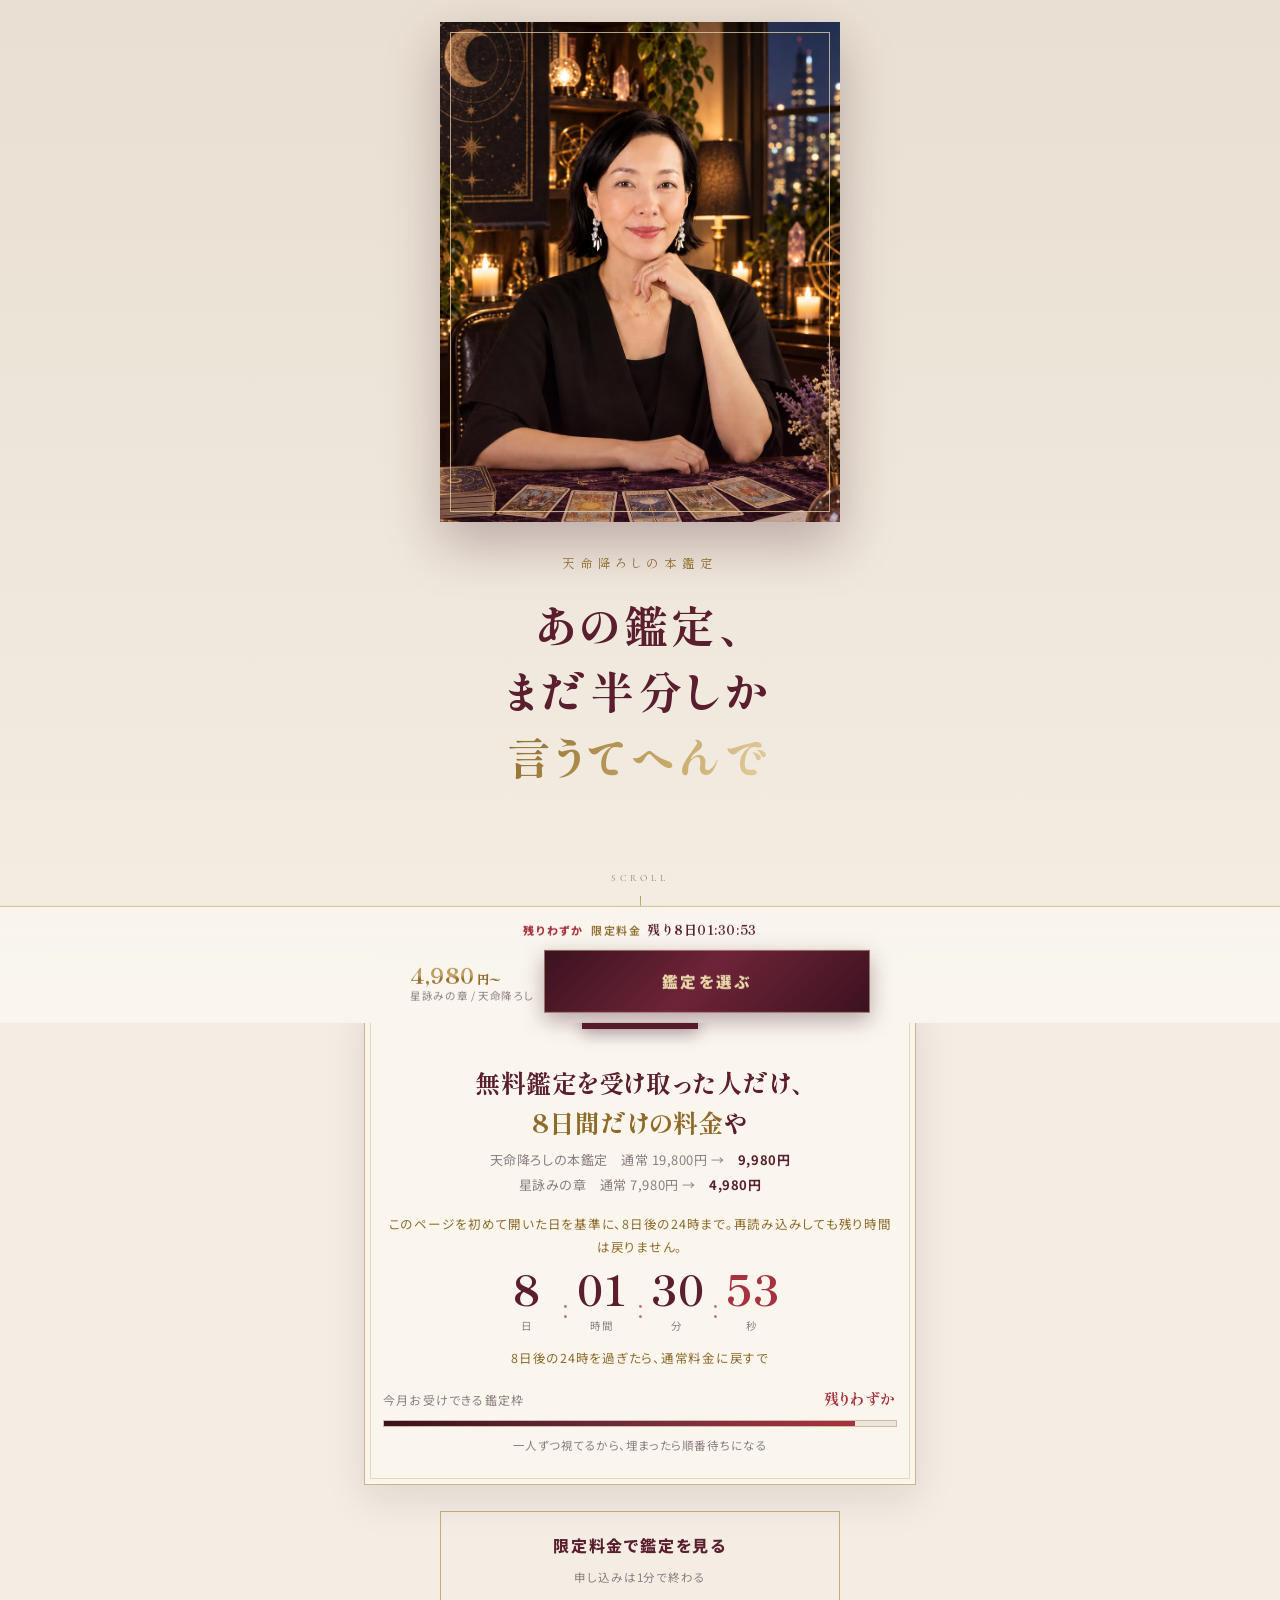
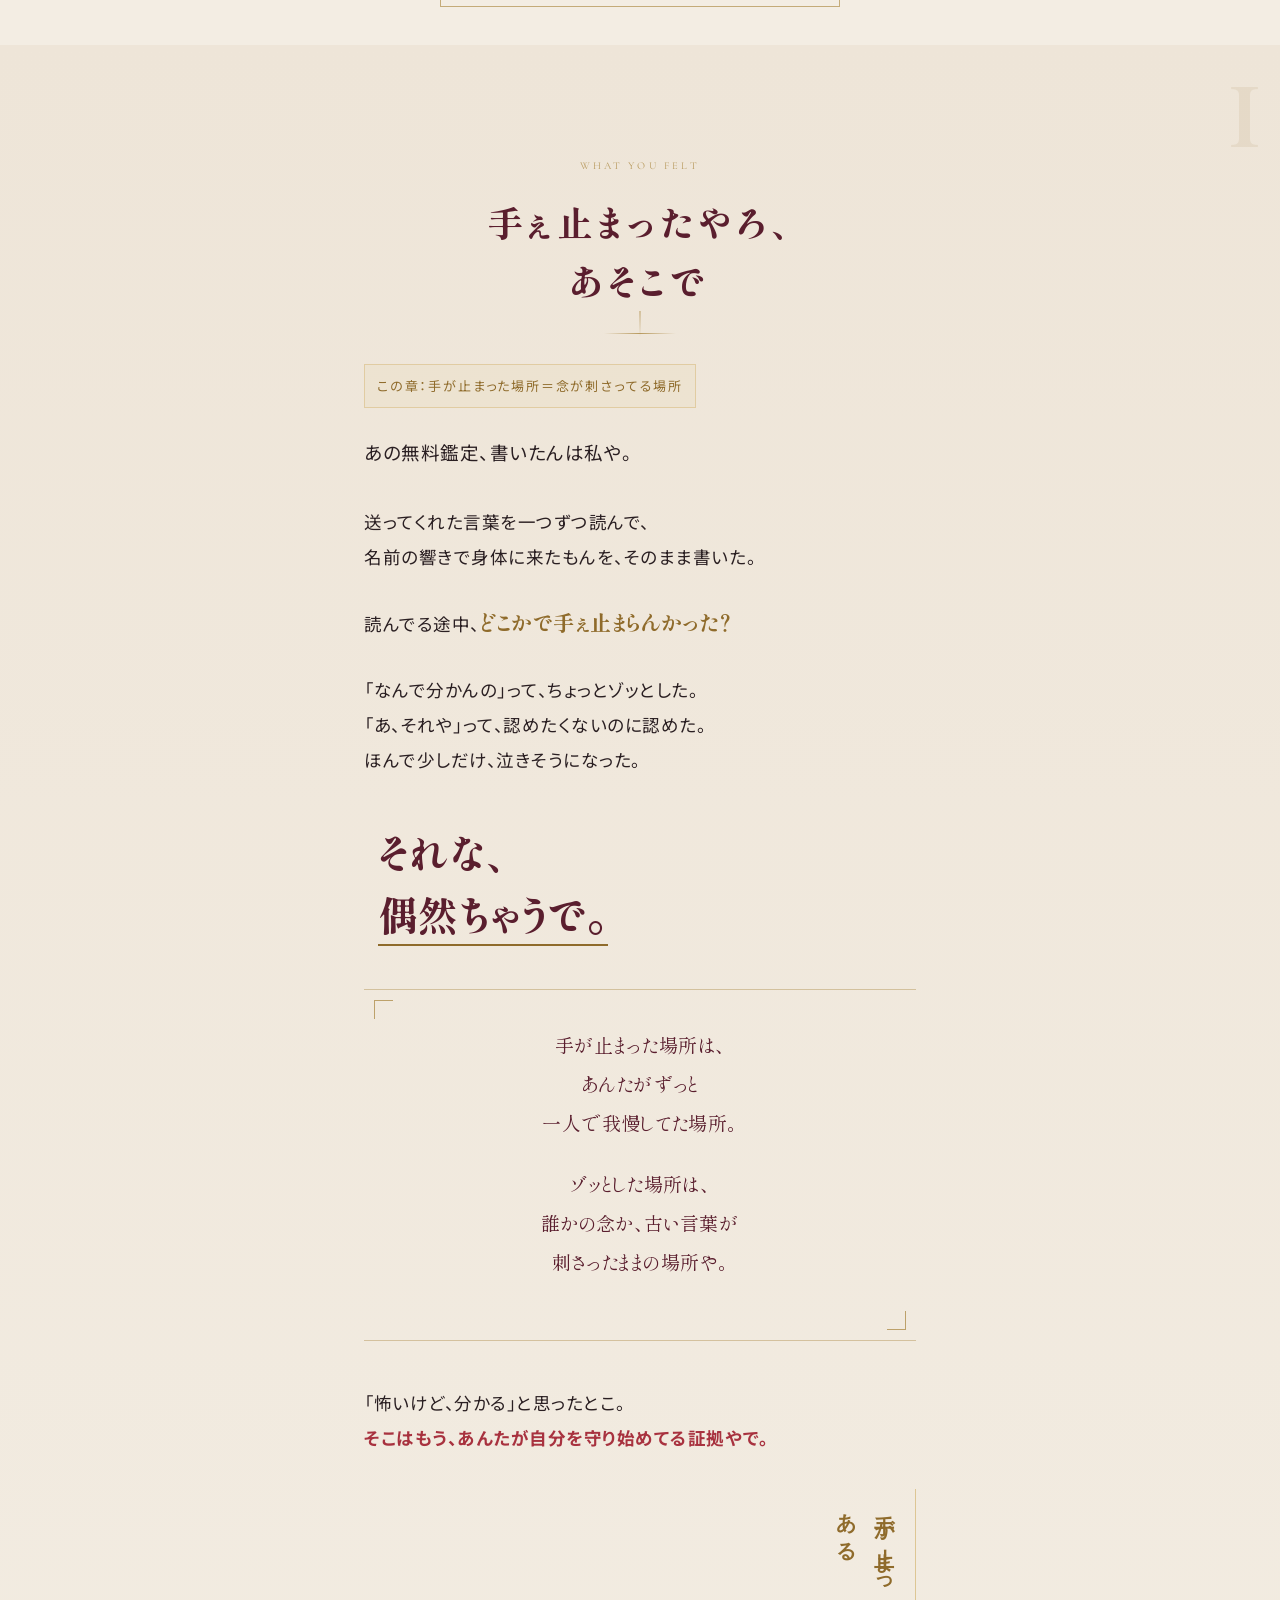
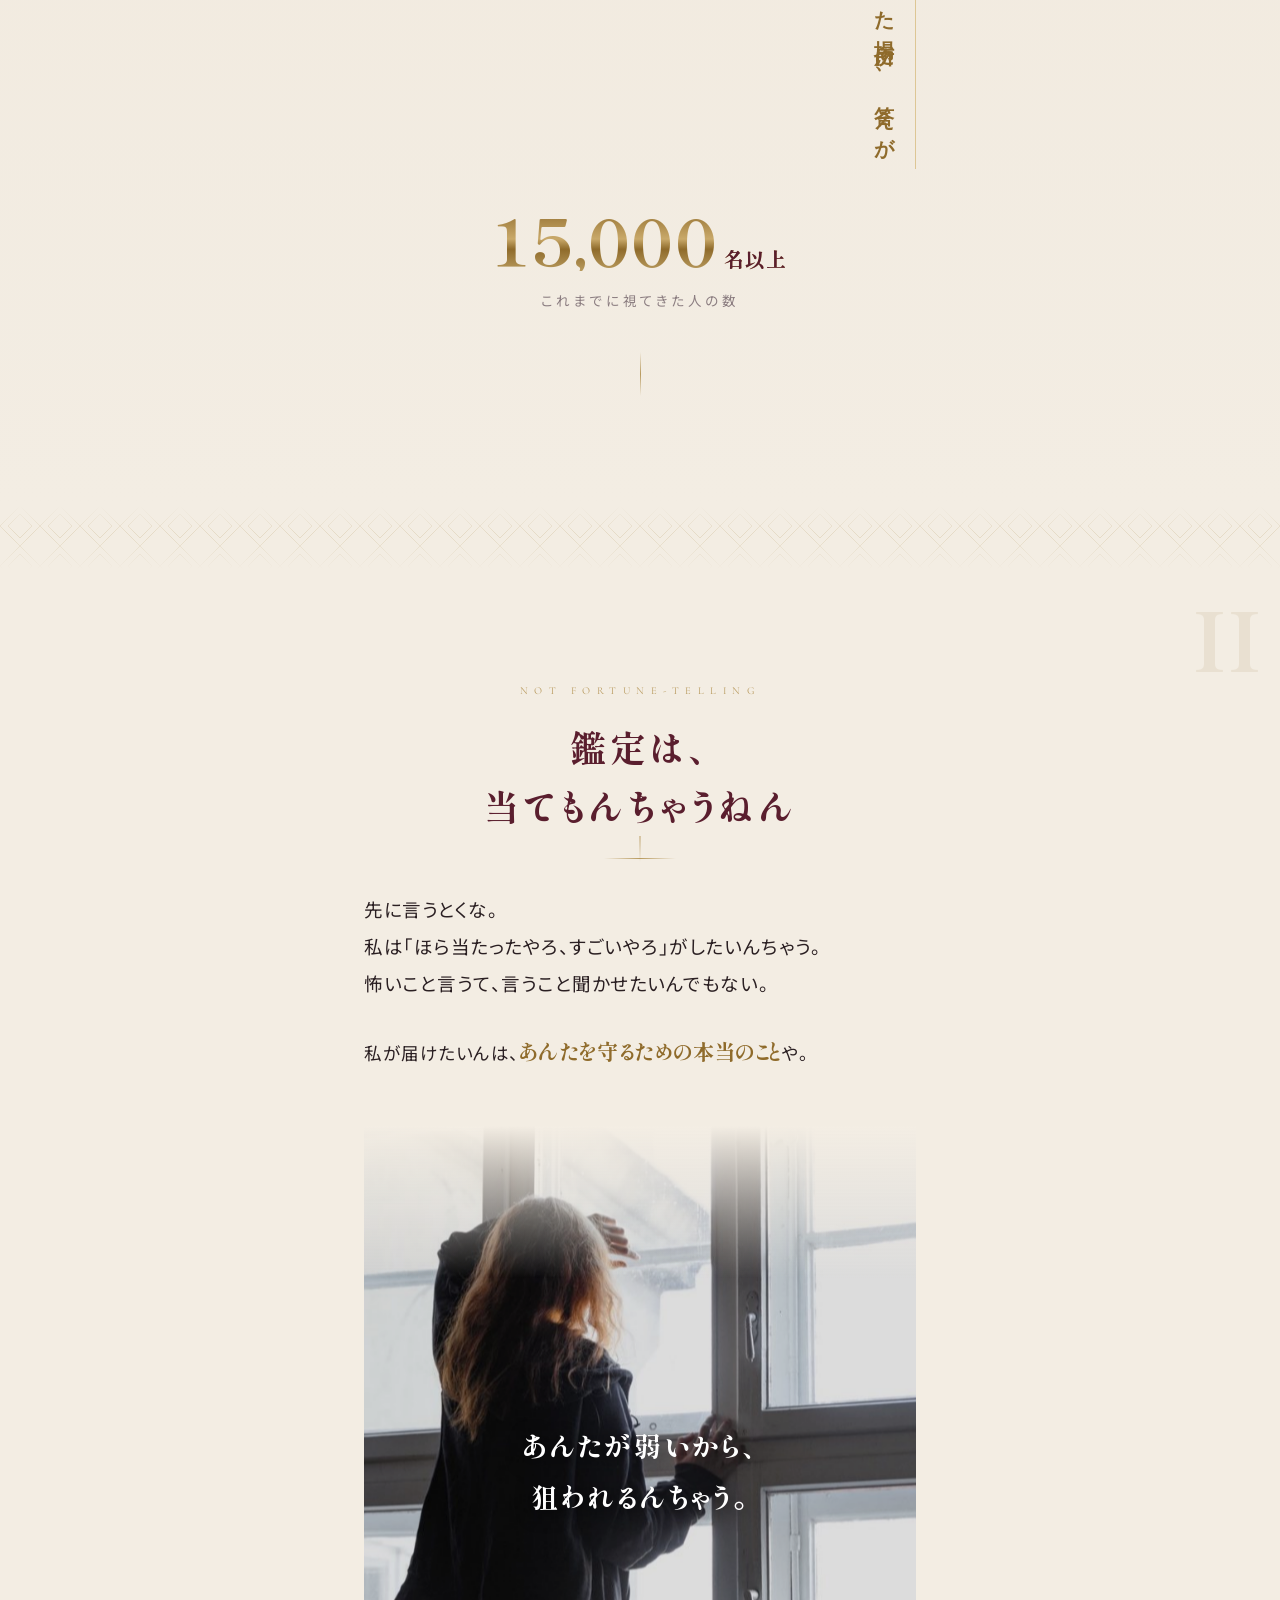
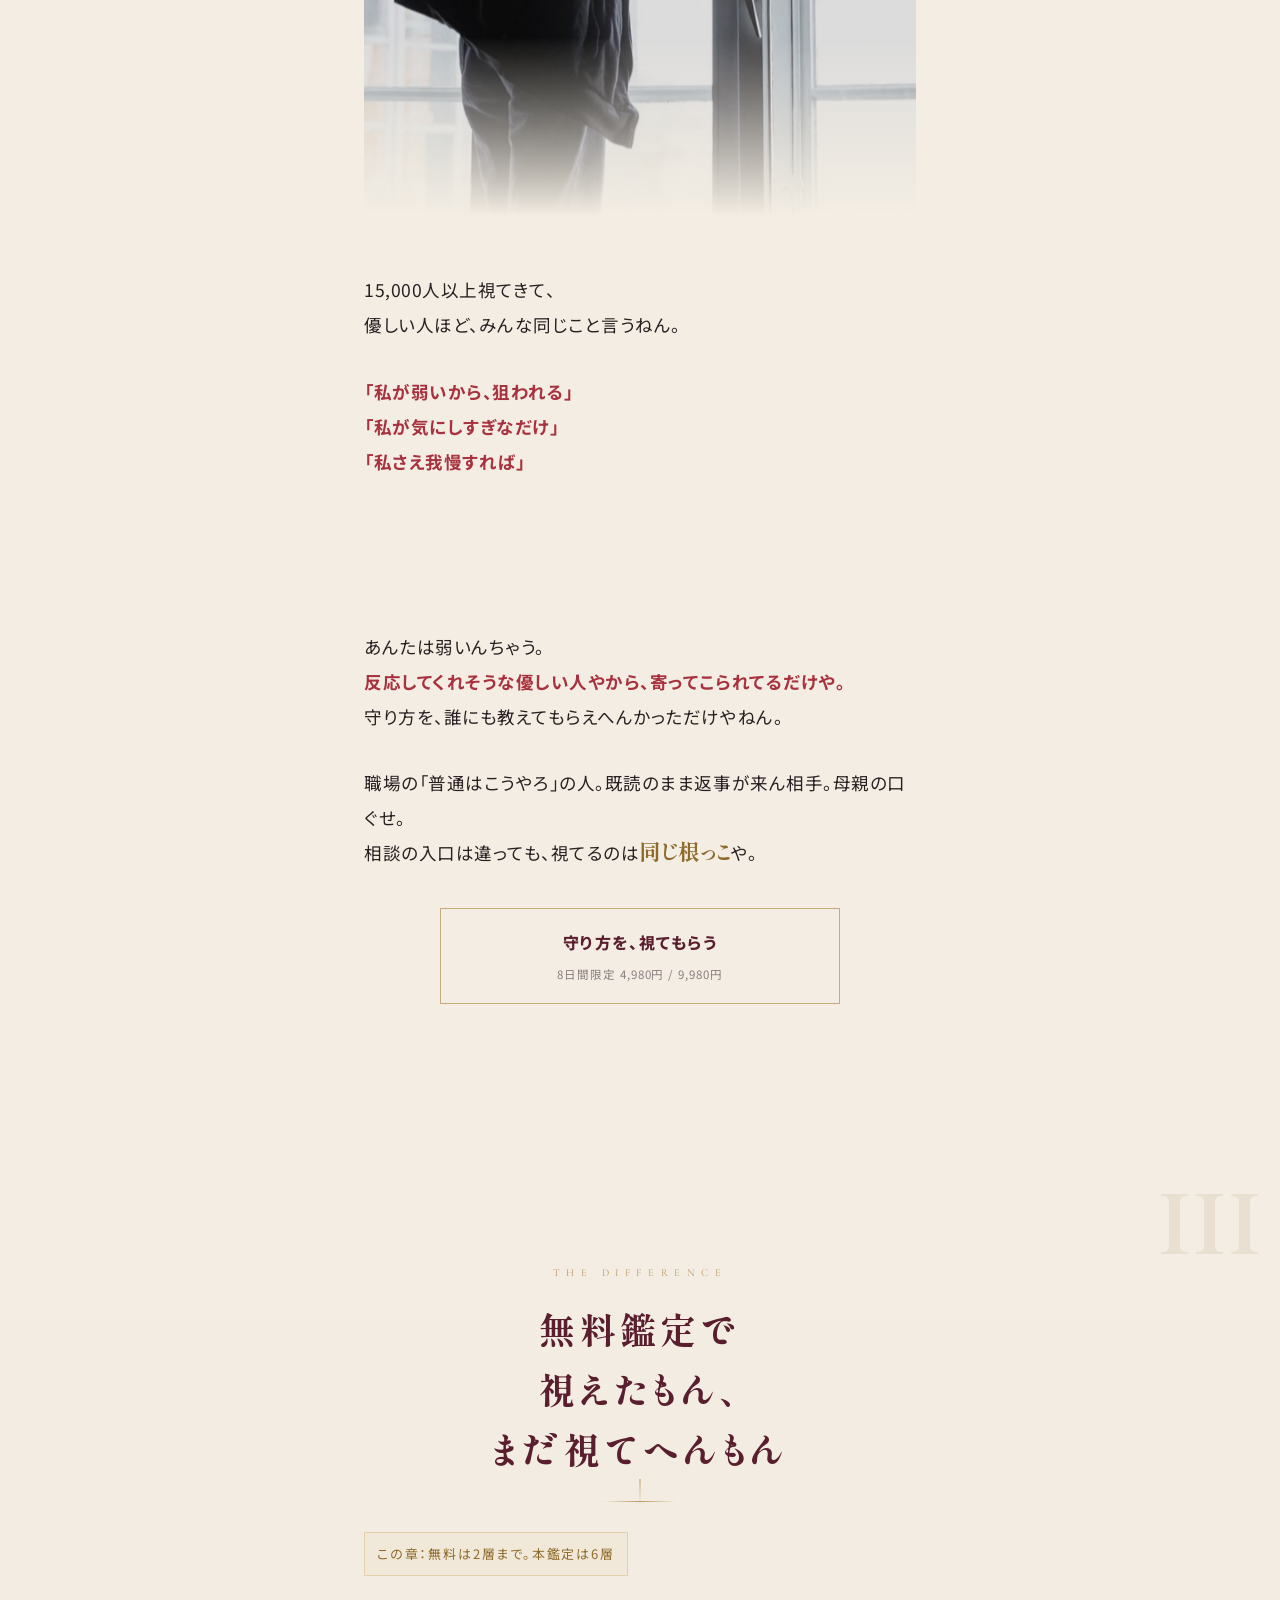
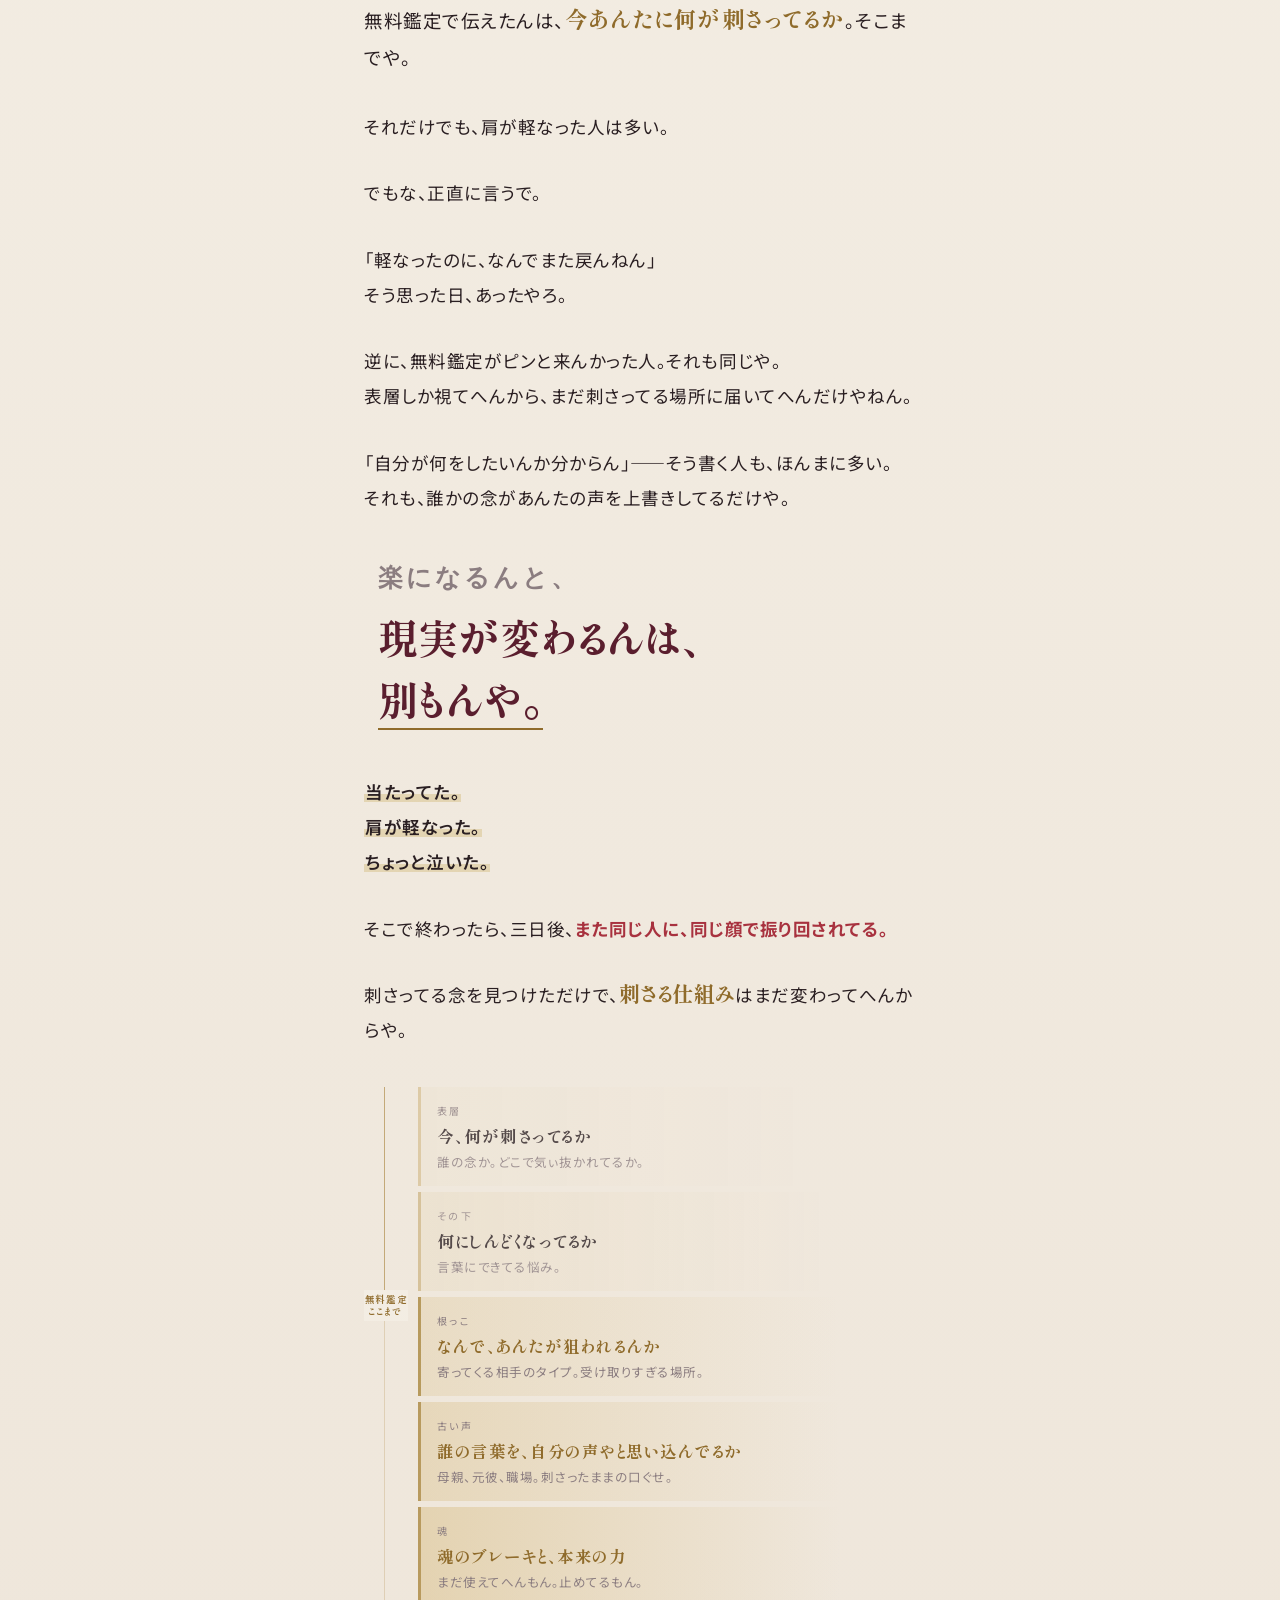
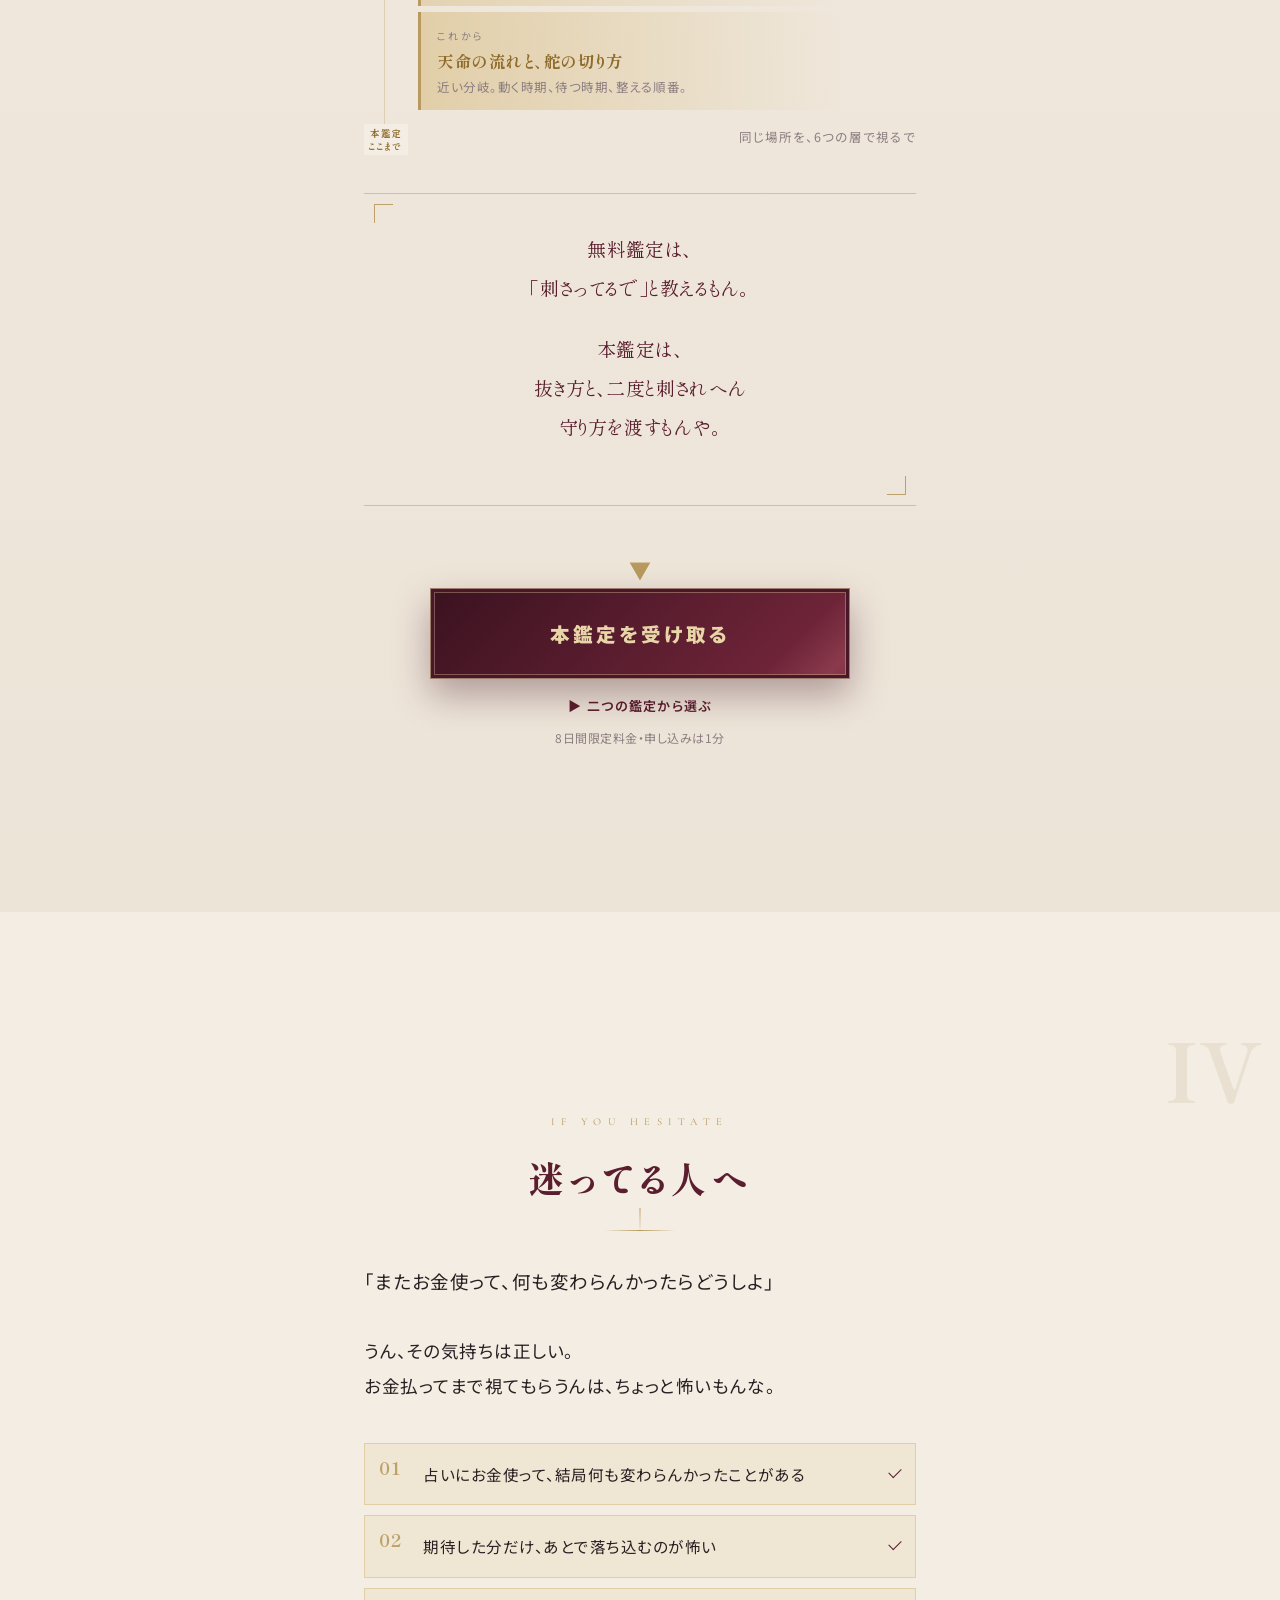
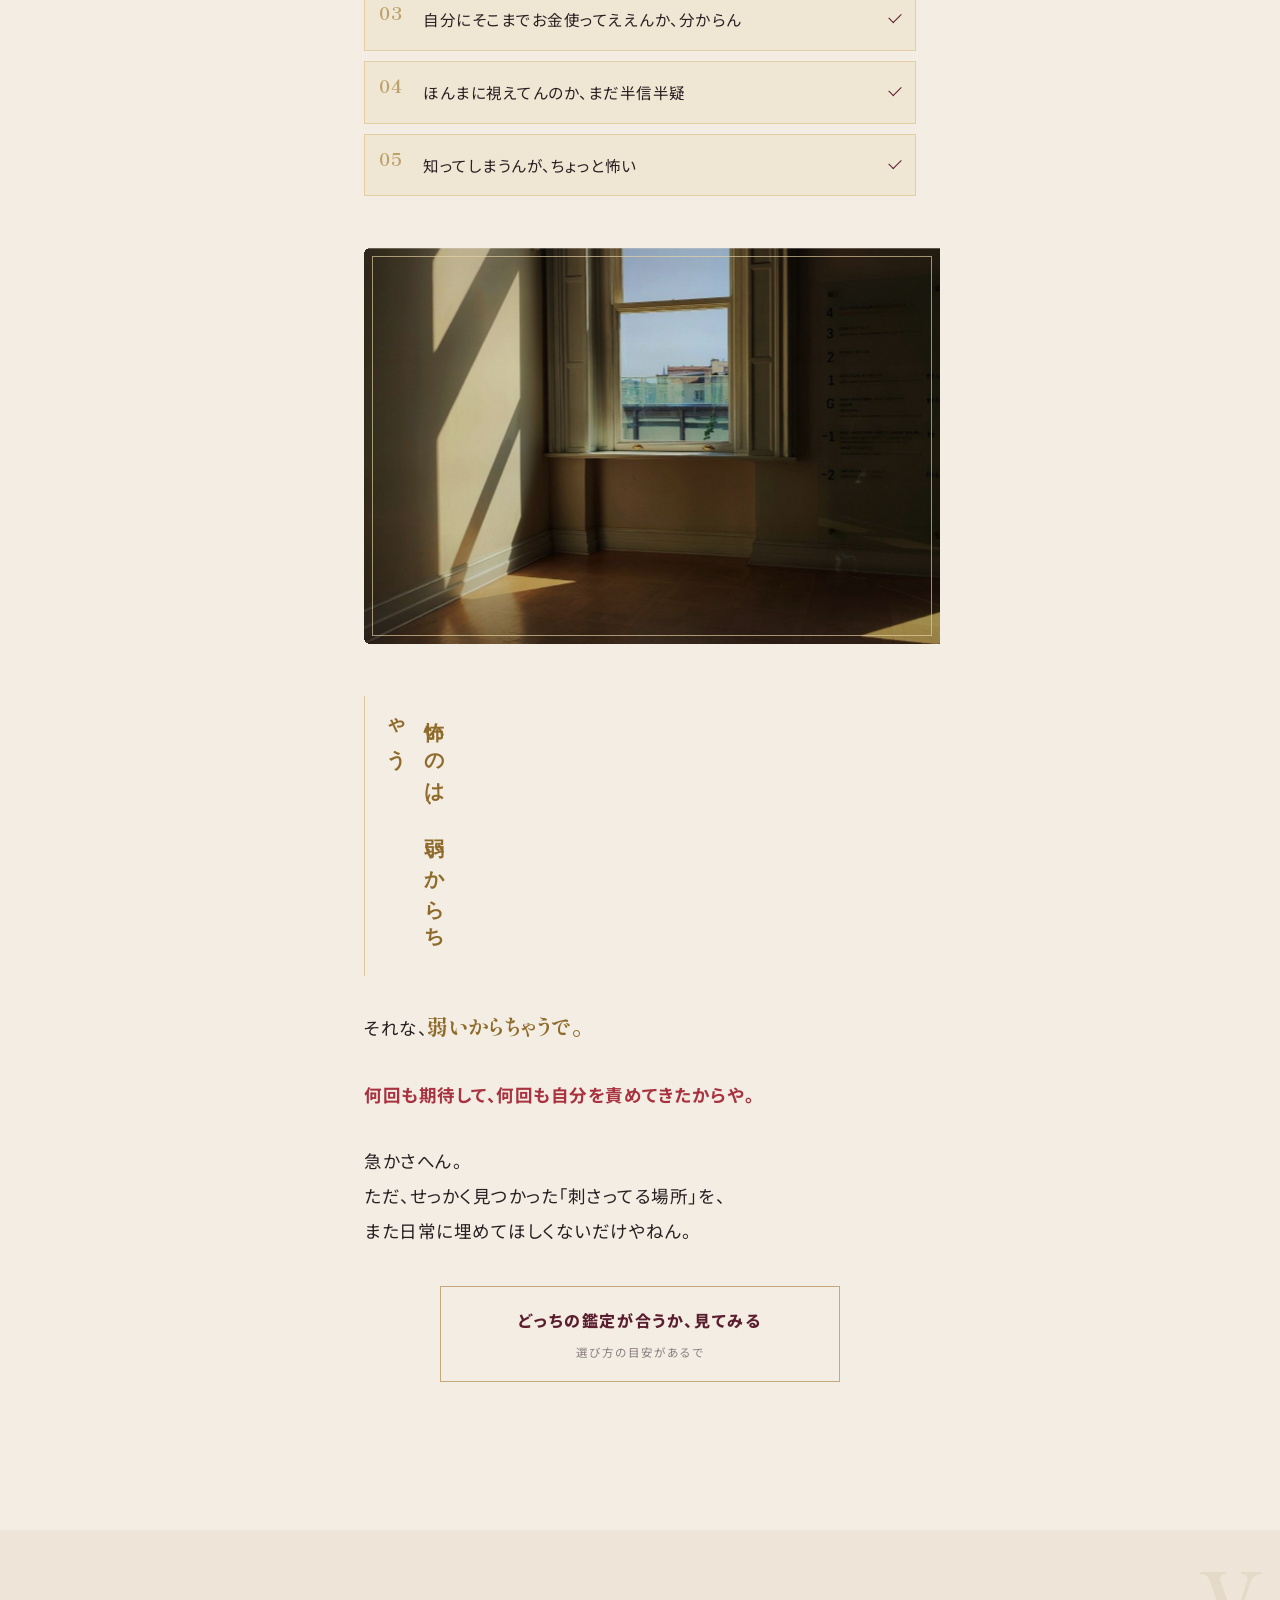
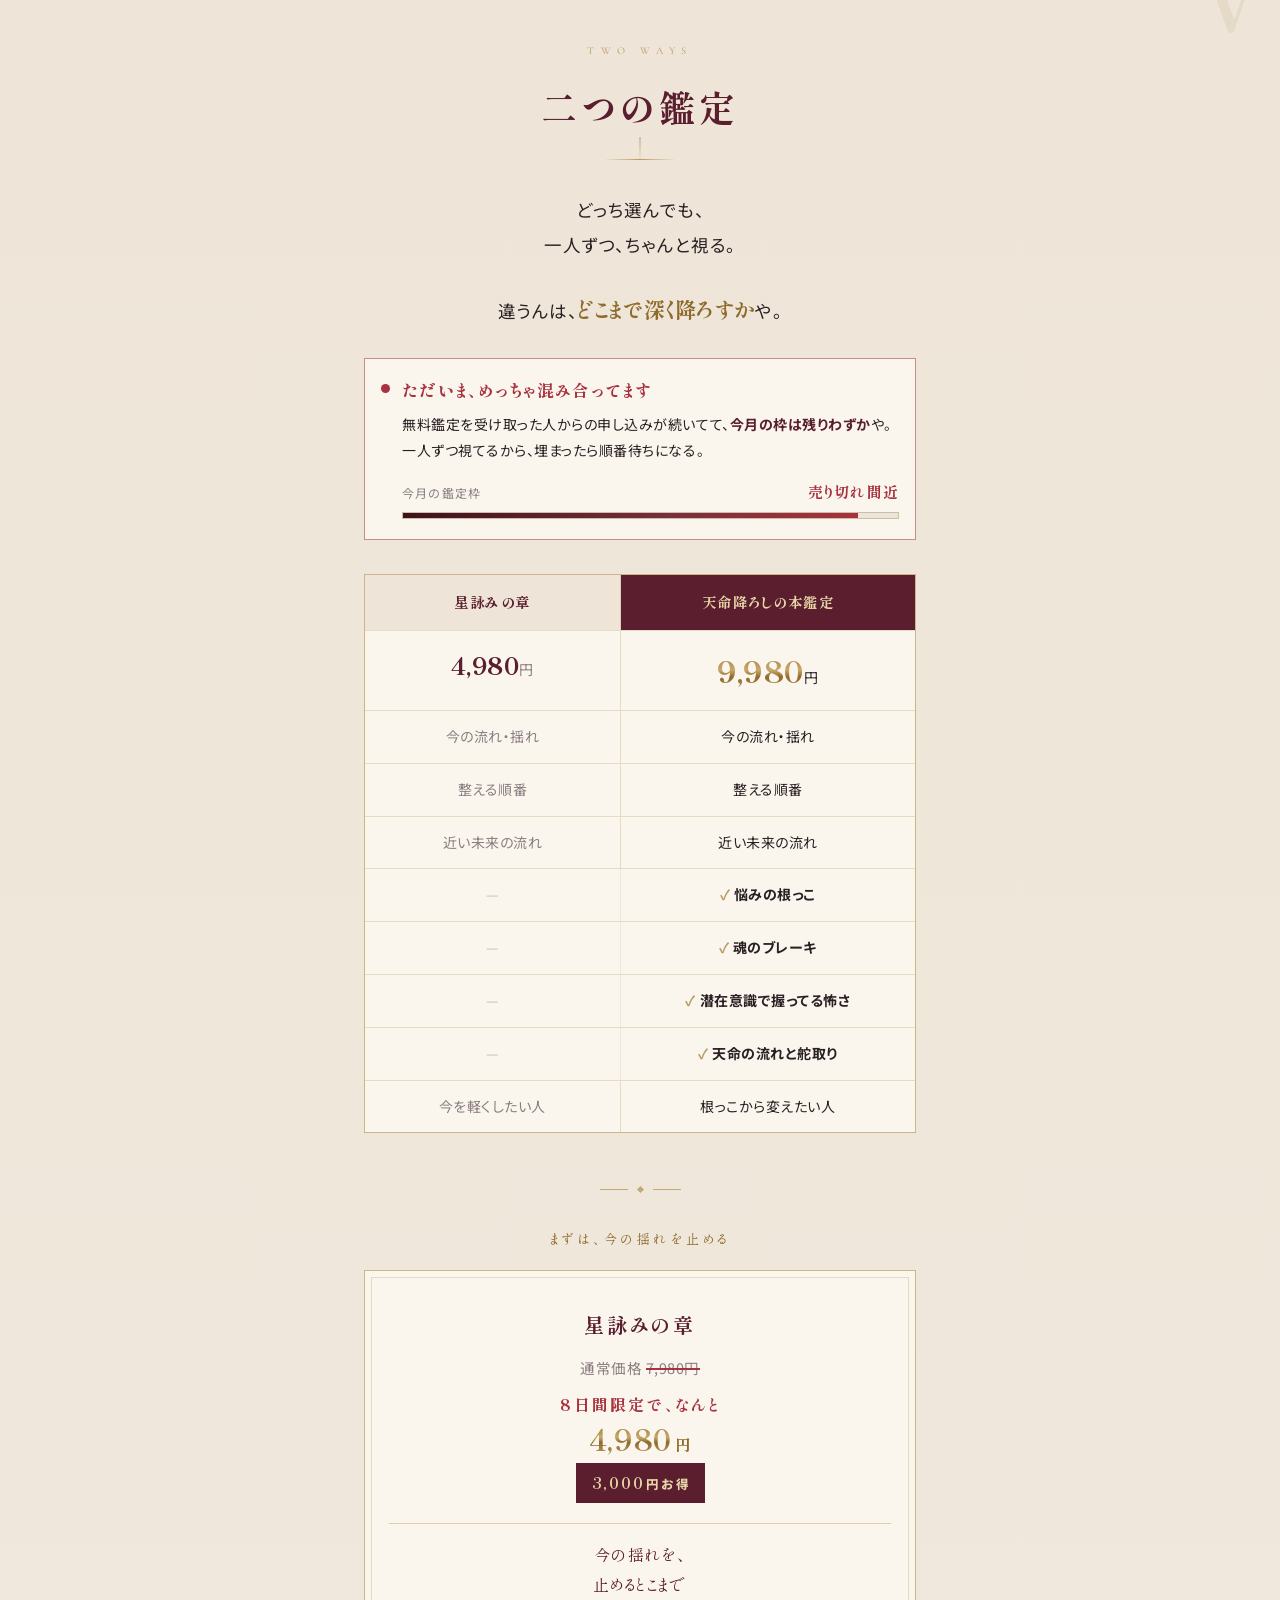
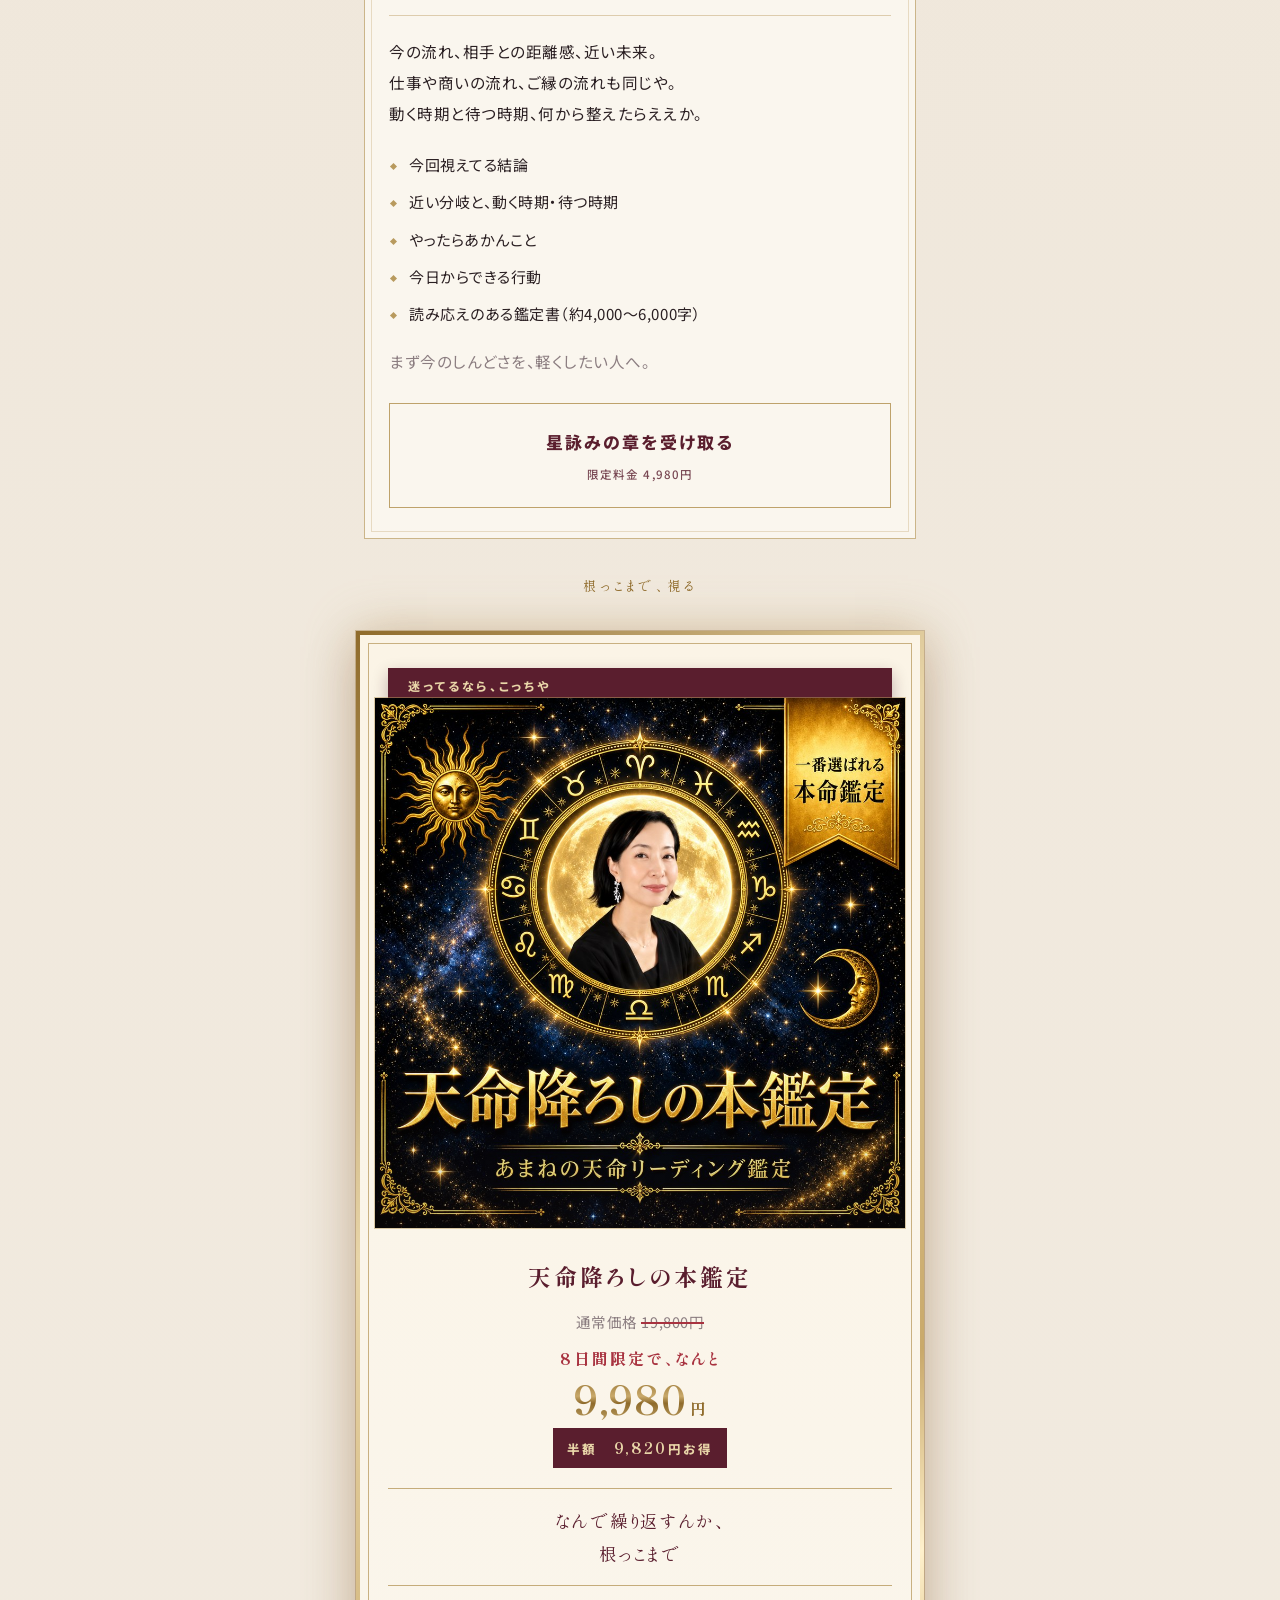
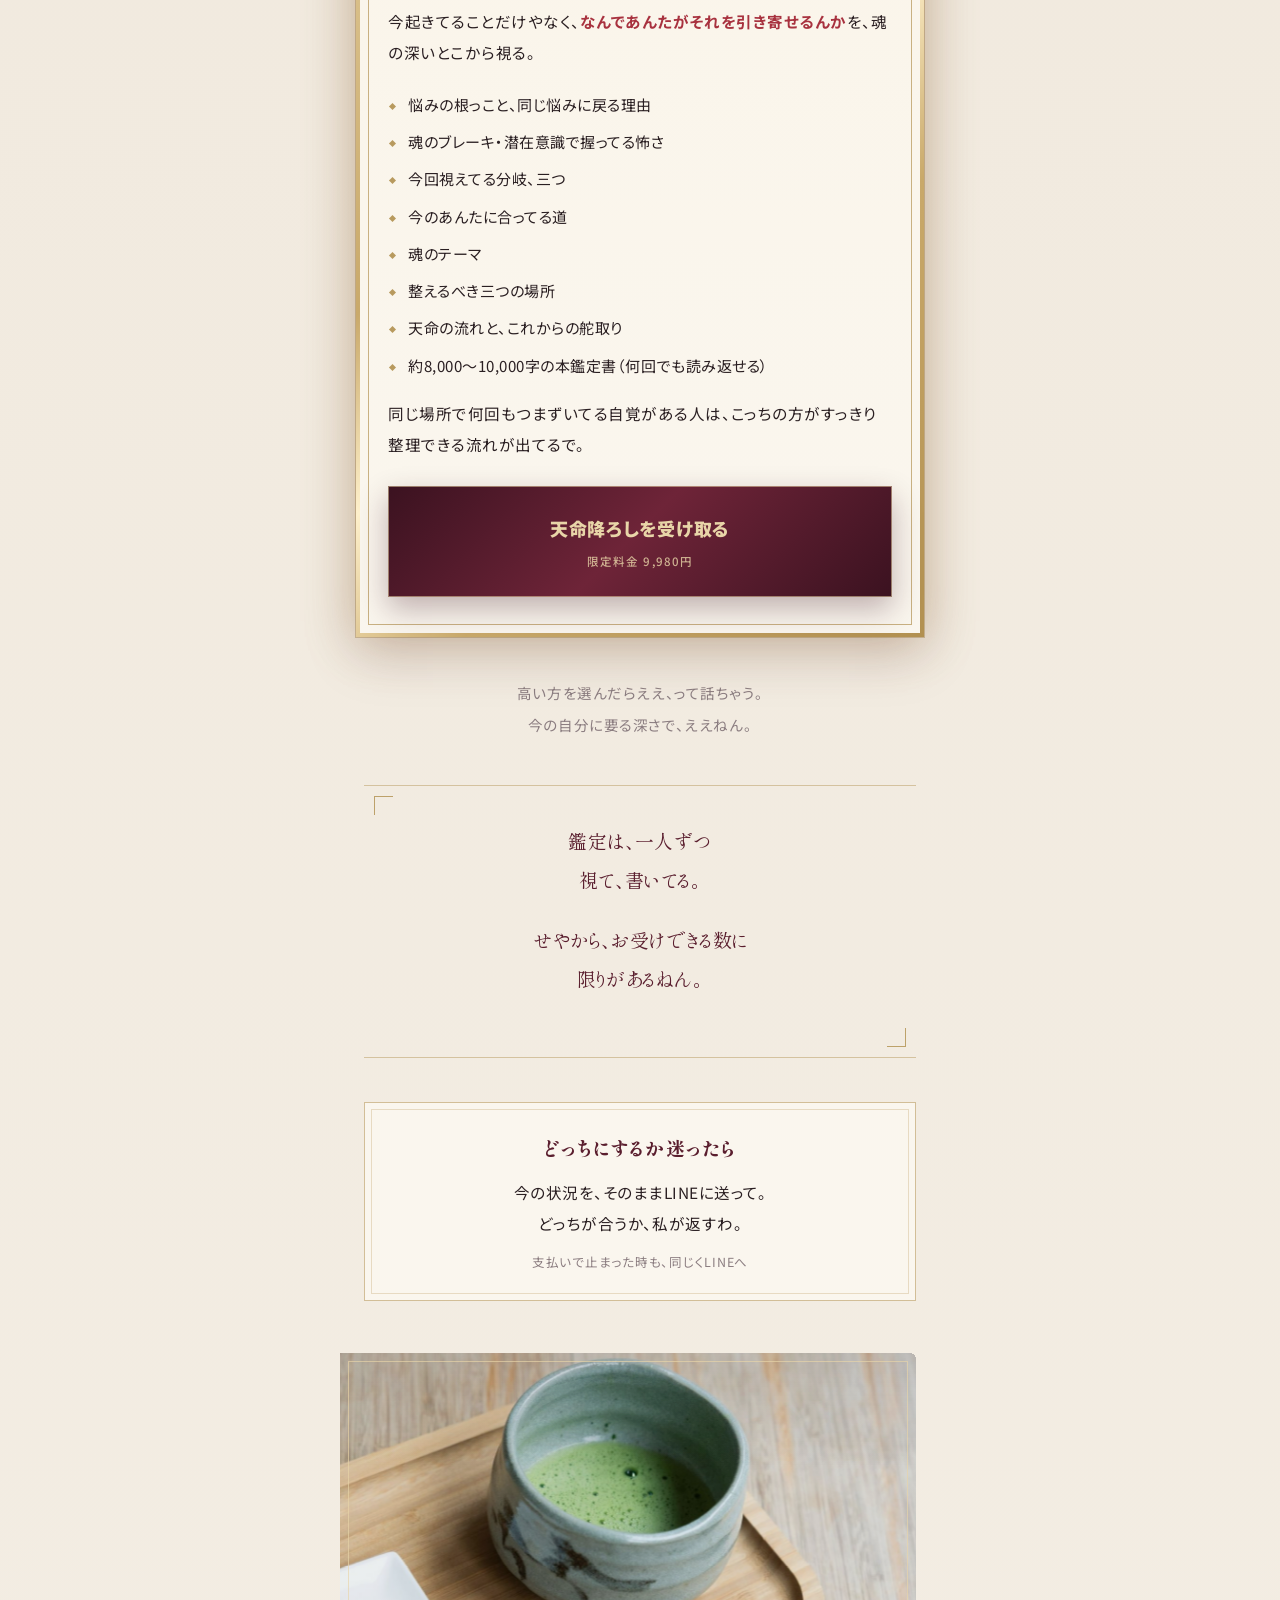
<file: kantei/index.html>
<!doctype html>
<html lang="ja">
<head>
<meta charset="utf-8">
<meta name="viewport" content="width=device-width, initial-scale=1, viewport-fit=cover">
<meta name="robots" content="noindex">
<meta name="theme-color" content="#F7F2EC">
<title>天命降ろしの本鑑定｜無料鑑定を受け取ったあんたへ</title>
<link rel="preconnect" href="https://fonts.googleapis.com">
<link rel="preconnect" href="https://fonts.gstatic.com" crossorigin>
<link href="https://fonts.googleapis.com/css2?family=Shippori+Mincho+B1:wght@400;600;700;800&family=Noto+Sans+JP:wght@400;500;700&family=Cormorant+Garamond:wght@300;500;600&display=swap" rel="stylesheet">
<link rel="stylesheet" href="../assets/lp.css?v=202609102219">
<link rel="stylesheet" href="../assets/theme-amane.css?v=202609102219">
</head>
<!-- 限定料金：初回閲覧日の8日後の24時まで。STORES側で価格を戻す運用が前提。通常価格は要確認（みづきと同価格帯の暫定） -->
<body class="ed" data-deadline-key="amane_kantei" data-deadline-days="8">

<div class="prog" aria-hidden="true"><i id="progbar"></i></div>

<!-- ============ HERO ============ -->
<header class="hero">
  <div class="hero-person">
    <img src="../img/amane/a_hero_tarot.jpg" alt="あまね" fetchpriority="high" style="object-position:center 14%">
  </div>
  <div class="particles" aria-hidden="true" id="particles"></div>
  <div class="hero-copy">
    <div class="lead rv">天命降ろしの本鑑定</div>
    <h1 class="lines"><span class="ln">あの鑑定、</span><br><span class="ln">まだ半分しか</span><br><span class="ln gg">言うてへんで</span></h1>
    <div class="tag rv">無料鑑定を受け取った方へ</div>
    <div class="scrollcue rv"><span class="lat">SCROLL</span><i></i></div>
  </div>
</header>

<!-- 8日間限定料金（冒頭） -->
<div class="limited">
  <div class="limbox rv">
    <span class="lt">8日間限定</span>
    <div class="lh">無料鑑定を受け取った人だけ、<br><span class="g">8日間だけの料金</span>や</div>
    <!-- ▼ 要確認: 通常価格（暫定でみづきと同額） -->
    <div class="ld">天命降ろしの本鑑定　通常 19,800円 →　<b>9,980円</b><br>星詠みの章　通常 7,980円 →　<b>4,980円</b></div>
    <div class="ln2">このページを初めて開いた日を基準に、8日後の24時まで。再読み込みしても残り時間は戻りません。</div>
    <div class="cd" aria-label="残り時間">
      <div class="u"><b data-d>-</b><i>日</i></div><div class="sep">:</div>
      <div class="u"><b data-h>--</b><i>時間</i></div><div class="sep">:</div>
      <div class="u"><b data-m>--</b><i>分</i></div><div class="sep">:</div>
      <div class="u s"><b data-s>--</b><i>秒</i></div>
    </div>
    <div class="cd-expired">この料金でのご案内は終わってます。<br>それでも視てほしい人は、LINEにそのまま送ってな。</div>
    <div class="ln2">8日後の24時を過ぎたら、通常料金に戻すで</div>
    <div class="stock">
      <div class="sl"><span>今月お受けできる鑑定枠</span><b>残りわずか</b></div>
      <div class="bar"><i style="--fill:92%"></i></div>
      <div class="sn">一人ずつ視てるから、埋まったら順番待ちになる</div>
    </div>
  </div>
</div>

<a class="minicta rv" href="#item" style="margin-top:26px">限定料金で鑑定を見る<span class="s">申し込みは1分で終わる</span></a>


<!-- ============ I 手が止まった場所 ============ -->
<section class="s-ai">
  <div class="wrap">
    <div class="chapno">I</div>
    <div class="eyebrow lat">What you felt</div>
    <h2 class="lines"><span class="ln">手ぇ止まったやろ、</span><br><span class="ln">あそこで</span></h2>
    <div class="gline"></div>
    <span class="tl rv">この章：手が止まった場所＝念が刺さってる場所</span>

    <div class="stag">
      <p class="lead-p">あの無料鑑定、書いたんは私や。</p>
      <p>送ってくれた言葉を一つずつ読んで、<br>名前の響きで身体に来たもんを、そのまま書いた。</p>
      <p>読んでる途中、<span class="ew">どこかで手ぇ止まらんかった？</span></p>
      <p>「なんで分かんの」って、ちょっとゾッとした。<br>「あ、それや」って、認めたくないのに認めた。<br>ほんで少しだけ、泣きそうになった。</p>
    </div>
    <div class="big rv-b">それな、<br><span class="wipe">偶然ちゃうで。</span></div>

    <div class="quote stag">
      <p>手が止まった場所は、<br>あんたがずっと<br>一人で我慢してた場所。</p>
      <p>ゾッとした場所は、<br>誰かの念か、古い言葉が<br>刺さったままの場所や。</p>
    </div>

    <div class="rv">
      <p>「怖いけど、分かる」と思ったとこ。<br><strong>そこはもう、あんたが自分を守り始めてる証拠やで。</strong></p>
    </div>

    <div class="tate rv">手が止まった場所に、答えがある</div>

    <div class="stat rv">
      <div class="num"><span data-count="15000">0</span><span class="unit">名以上</span></div>
      <div class="lbl">これまでに視てきた人の数</div>
    </div>
    <div class="vline" aria-hidden="true"></div>

  </div>
</section>

<div class="band" aria-hidden="true"></div>

<!-- ============ II 当てもんちゃう ============ -->
<section class="s-dark">
  <div class="wrap">
    <div class="chapno">II</div>
    <div class="eyebrow lat">Not fortune-telling</div>
    <h2 class="lines"><span class="ln">鑑定は、</span><br><span class="ln">当てもんちゃうねん</span></h2>
    <div class="gline"></div>

    <div class="stag">
      <p class="lead-p">先に言うとくな。<br>私は「ほら当たったやろ、すごいやろ」がしたいんちゃう。<br>怖いこと言うて、言うこと聞かせたいんでもない。</p>
      <p>私が届けたいんは、<span class="ew">あんたを守るための本当のこと</span>や。</p>
    </div>

    <div class="ph-full px rv-s">
      <img src="../img/amane/woman_03.jpg" alt="窓辺に立つ人" loading="lazy" decoding="async">
      <div class="ov rv-b">あんたが弱いから、<br>狙われるんちゃう。</div>
    </div>

    <div class="stag">
      <p>15,000人以上視てきて、<br>優しい人ほど、みんな同じこと言うねん。</p>
      <p><span class="shu">「私が弱いから、狙われる」</span><br><span class="shu">「私が気にしすぎなだけ」</span><br><span class="shu">「私さえ我慢すれば」</span></p>
    </div>
    <div class="big rv-b">ちゃうで。</div>
    <div class="rv">
      <p>あんたは弱いんちゃう。<br><strong>反応してくれそうな優しい人やから、寄ってこられてるだけや。</strong><br>守り方を、誰にも教えてもらえへんかっただけやねん。</p>
      <p>職場の「普通はこうやろ」の人。既読のまま返事が来ん相手。母親の口ぐせ。<br>相談の入口は違っても、視てるのは<span class="ew">同じ根っこ</span>や。</p>
    </div>

    <a class="minicta rv" href="#item">守り方を、視てもらう<span class="s">8日間限定 4,980円 / 9,980円</span></a>
  </div>
</section>

<!-- ============ III 視えたもん／視えてへんもん ============ -->
<section class="s-ai-r">
  <div class="wrap">
    <div class="chapno">III</div>
    <div class="eyebrow lat">The difference</div>
    <h2 class="lines"><span class="ln">無料鑑定で</span><br><span class="ln">視えたもん、</span><br><span class="ln">まだ視てへんもん</span></h2>
    <div class="gline"></div>
    <span class="tl rv">この章：無料は2層まで。本鑑定は6層</span>

    <div class="stag">
      <p class="lead-p">無料鑑定で伝えたんは、<span class="ew">今あんたに何が刺さってるか</span>。そこまでや。</p>
      <p>それだけでも、肩が軽なった人は多い。</p>
      <p>でもな、正直に言うで。</p>
      <p>「軽なったのに、なんでまた戻んねん」<br>そう思った日、あったやろ。</p>
      <p>逆に、無料鑑定がピンと来んかった人。それも同じや。<br>表層しか視てへんから、まだ刺さってる場所に届いてへんだけやねん。</p>
      <p>「自分が何をしたいんか分からん」——そう書く人も、ほんまに多い。<br>それも、誰かの念があんたの声を上書きしてるだけや。</p>
    </div>

    <div class="big rv-b"><span class="s">楽になるんと、</span>現実が変わるんは、<br><span class="wipe">別もんや。</span></div>

    <div class="stag">
      <p><span class="mk">当たってた。</span><br><span class="mk">肩が軽なった。</span><br><span class="mk">ちょっと泣いた。</span></p>
      <p>そこで終わったら、三日後、<strong>また同じ人に、同じ顔で振り回されてる。</strong></p>
      <p>刺さってる念を見つけただけで、<span class="ew">刺さる仕組み</span>はまだ変わってへんからや。</p>
    </div>

    <div class="strata rv" style="--free-h:33%">
      <div class="gauge" aria-hidden="true"><i class="g1"></i><i class="g2"></i><b class="l1">無料鑑定<br>ここまで</b><b class="l2">本鑑定<br>ここまで</b></div>
      <div class="layer free" style="--d:0"><span class="lv">表層</span><b>今、何が刺さってるか</b><small>誰の念か。どこで気ぃ抜かれてるか。</small></div>
      <div class="layer free" style="--d:1"><span class="lv">その下</span><b>何にしんどくなってるか</b><small>言葉にできてる悩み。</small></div>
      <div class="layer deep" style="--d:2"><span class="lv">根っこ</span><b>なんで、あんたが狙われるんか</b><small>寄ってくる相手のタイプ。受け取りすぎる場所。</small></div>
      <div class="layer deep" style="--d:3"><span class="lv">古い声</span><b>誰の言葉を、自分の声やと思い込んでるか</b><small>母親、元彼、職場。刺さったままの口ぐせ。</small></div>
      <div class="layer deep" style="--d:4"><span class="lv">魂</span><b>魂のブレーキと、本来の力</b><small>まだ使えてへんもん。止めてるもん。</small></div>
      <div class="layer deep" style="--d:5"><span class="lv">これから</span><b>天命の流れと、舵の切り方</b><small>近い分岐。動く時期、待つ時期、整える順番。</small></div>
      <div class="cap">同じ場所を、6つの層で視るで</div>
    </div>

    <div class="quote stag">
      <p>無料鑑定は、<br>「刺さってるで」と教えるもん。</p>
      <p>本鑑定は、<br>抜き方と、二度と刺されへん<br>守り方を渡すもんや。</p>
    </div>

    <a class="cta rv" href="#item">
      <span class="arrow">▼</span>
      <span class="btn">本鑑定を受け取る</span>
      <span class="sub">▶ 二つの鑑定から選ぶ</span>
      <span class="micro">8日間限定料金・申し込みは1分</span>
    </a>
  </div>
</section>

<div class="wrap"><div class="growline"></div></div>

<!-- ============ IV 迷ってる人へ ============ -->
<section class="s-dark">
  <div class="wrap">
    <div class="chapno">IV</div>
    <div class="eyebrow lat">If you hesitate</div>
    <h2 class="lines"><span class="ln">迷ってる人へ</span></h2>
    <div class="gline"></div>

    <div class="stag">
      <p class="lead-p">「またお金使って、何も変わらんかったらどうしよ」</p>
      <p>うん、その気持ちは正しい。<br>お金払ってまで視てもらうんは、ちょっと怖いもんな。</p>
    </div>

    <ul class="chk rv">
      <li>占いにお金使って、結局何も変わらんかったことがある</li>
      <li>期待した分だけ、あとで落ち込むのが怖い</li>
      <li>自分にそこまでお金使ってええんか、分からん</li>
      <li>ほんまに視えてんのか、まだ半信半疑</li>
      <li>知ってしまうんが、ちょっと怖い</li>
    </ul>

    <div class="ph wide px rv-s">
      <img src="../img/amane/window_02.jpg" alt="朝の光が差す部屋" loading="lazy" decoding="async">
    </div>

    <div class="tate l rv">怖いのは、弱いからちゃう</div>

    <div class="stag">
      <p>それな、<span class="ew">弱いからちゃうで。</span></p>
      <p><strong>何回も期待して、何回も自分を責めてきたからや。</strong></p>
      <p>急かさへん。<br>ただ、せっかく見つかった「刺さってる場所」を、<br>また日常に埋めてほしくないだけやねん。</p>
    </div>

    <a class="minicta rv" href="#item">どっちの鑑定が合うか、見てみる<span class="s">選び方の目安があるで</span></a>
  </div>
</section>

<!-- ============ V 商品 ============ -->
<section class="s-ai" id="item" data-sticky-hide>
  <div class="wrap">
    <div class="chapno">V</div>
    <div class="eyebrow lat">Two ways</div>
    <h2 class="lines"><span class="ln">二つの鑑定</span></h2>
    <div class="gline"></div>

    <div class="stag">
      <p class="tc">どっち選んでも、<br>一人ずつ、ちゃんと視る。</p>
      <p class="tc">違うんは、<span class="ew">どこまで深く降ろすか</span>や。</p>
    </div>

    <div class="crowd hot rv">
      <span class="dot"></span>
      <div>
        <div class="ct">ただいま、めっちゃ混み合ってます</div>
        無料鑑定を受け取った人からの申し込みが続いてて、<b>今月の枠は残りわずか</b>や。一人ずつ視てるから、埋まったら順番待ちになる。
        <div class="stock">
          <div class="sl"><span>今月の鑑定枠</span><b>売り切れ間近</b></div>
          <div class="bar"><i style="--fill:92%"></i></div>
        </div>
      </div>
    </div>

    <div class="vs stag">
      <div class="r hd"><div class="c">星詠みの章</div><div class="c">天命降ろしの本鑑定</div></div>
      <div class="r pr"><div class="c"><span class="v">4,980</span>円</div><div class="c"><span class="v">9,980</span>円</div></div>
      <div class="r"><div class="c">今の流れ・揺れ</div><div class="c">今の流れ・揺れ</div></div>
      <div class="r"><div class="c">整える順番</div><div class="c">整える順番</div></div>
      <div class="r"><div class="c">近い未来の流れ</div><div class="c">近い未来の流れ</div></div>
      <div class="r"><div class="c dash">—</div><div class="c tick">悩みの根っこ</div></div>
      <div class="r"><div class="c dash">—</div><div class="c tick">魂のブレーキ</div></div>
      <div class="r"><div class="c dash">—</div><div class="c tick">潜在意識で握ってる怖さ</div></div>
      <div class="r"><div class="c dash">—</div><div class="c tick">天命の流れと舵取り</div></div>
      <div class="r"><div class="c">今を軽くしたい人</div><div class="c">根っこから変えたい人</div></div>
    </div>

    <div class="breath" aria-hidden="true"><i></i></div>
    <div class="pre rv">まずは、今の揺れを止める</div>
    <!-- 星詠みの章 -->
    <div class="item rv">
      <div class="pname">星詠みの章</div>
      <div class="pr-stage">
        <div class="was">通常価格 <s>7,980円</s></div>
        <div class="nanto">8日間限定で、なんと</div>
        <div class="price"><span class="num-gold">4,980</span><small>円</small></div>
        <span class="off"><b>3,000</b>円お得</span>
      </div>
      <div class="goal">今の揺れを、<br>止めるとこまで</div>
      <p>今の流れ、相手との距離感、近い未来。<br>仕事や商いの流れ、ご縁の流れも同じや。<br>動く時期と待つ時期、何から整えたらええか。</p>
      <ul>
        <li>今回視えてる結論</li>
        <li>近い分岐と、動く時期・待つ時期</li>
        <li>やったらあかんこと</li>
        <li>今日からできる行動</li>
        <li>読み応えのある鑑定書（約4,000〜6,000字）</li>
      </ul>
      <p class="honest">まず今のしんどさを、軽くしたい人へ。</p>
      <a class="pbtn" href="https://pmsdqb4c2p0emj0yagvc.stores.jp/items/6a1d5e90dc901c1880d07059" target="_blank" rel="noopener">星詠みの章を受け取る<span class="s">限定料金 4,980円</span></a>
    </div>

    <div class="pre rv">根っこまで、視る</div>
    <!-- 天命降ろし（推奨） -->
    <div class="item rec">
      <div class="badge">迷ってるなら、こっちや</div>
      <div class="thumb"><img src="../img/amane/thumb_tenmei.jpg" alt="天命降ろしの本鑑定" loading="lazy" decoding="async" onerror="this.parentNode.style.display='none'"></div>
      <div class="pname">天命降ろしの本鑑定</div>
      <div class="pr-stage">
        <div class="was">通常価格 <s>19,800円</s></div>
        <div class="nanto">8日間限定で、なんと</div>
        <div class="price"><span class="num-gold">9,980</span><small>円</small></div>
        <span class="off">半額　<b>9,820</b>円お得</span>
      </div>
      <div class="goal">なんで繰り返すんか、<br>根っこまで</div>
      <p>今起きてることだけやなく、<strong>なんであんたがそれを引き寄せるんか</strong>を、魂の深いとこから視る。</p>
      <ul>
        <li>悩みの根っこと、同じ悩みに戻る理由</li>
        <li>魂のブレーキ・潜在意識で握ってる怖さ</li>
        <li>今回視えてる分岐、三つ</li>
        <li>今のあんたに合ってる道</li>
        <li>魂のテーマ</li>
        <li>整えるべき三つの場所</li>
        <li>天命の流れと、これからの舵取り</li>
        <li>約8,000〜10,000字の本鑑定書（何回でも読み返せる）</li>
      </ul>
      <p>同じ場所で何回もつまずいてる自覚がある人は、こっちの方がすっきり整理できる流れが出てるで。</p>
      <a class="pbtn" href="https://pmsdqb4c2p0emj0yagvc.stores.jp/items/6a1d5fcb85f634006acf7eb4" target="_blank" rel="noopener">天命降ろしを受け取る<span class="s">限定料金 9,980円</span></a>
    </div>

    <div class="whisper rv">
      高い方を選んだらええ、って話ちゃう。<br>今の自分に要る深さで、ええねん。
    </div>

    <div class="quote stag">
      <p>鑑定は、一人ずつ<br>視て、書いてる。</p>
      <p>せやから、お受けできる数に<br>限りがあるねん。</p>
    </div>

    <div class="linebox rv">
      <div class="lh">どっちにするか迷ったら</div>
      <p>今の状況を、そのままLINEに送って。<br>どっちが合うか、私が返すわ。</p>
      <div class="ls">支払いで止まった時も、同じくLINEへ</div>
    </div>

    <div class="ph wide px rv-s">
      <img src="../img/amane/tea_01.jpg" alt="お茶の時間" loading="lazy" decoding="async">
      <div class="cap">迷ったら、そのままLINEに</div>
    </div>
  </div>
</section>

<div class="band" aria-hidden="true"></div>

<!-- ============ VI 受け取るまでの流れ（反転） ============ -->
<section class="s-light">
  <div class="wrap">
    <div class="chapno">VI</div>
    <div class="eyebrow lat">The flow</div>
    <h2 class="lines"><span class="ln">受け取るまでの流れ</span></h2>
    <div class="gline"></div>

    <div class="steps stag">
      <div class="st">
        <span class="when">申し込み</span>
        <h4>購入する</h4>
        <p>お名前（決済者名）、選んだ鑑定名、購入画面のスクショをLINEに送って。ここで一回、私が確認する。</p>
      </div>
      <div class="st">
        <span class="when">確認できたら</span>
        <h4>二回目の質問を送る</h4>
        <p>ここが一番大事なとこや。<br>今いちばんしんどい瞬間。認めたくなかったこと。夜にふっと出てくる気持ち。<br>上手に書かんでええ。思いついたまま送ってな。</p>
      </div>
      <div class="st">
        <span class="when">返事をもらってから</span>
        <h4>その言葉ごと、深く視る</h4>
        <p>もらった言葉を一つずつ受け取って、名前の響きで身体に来るもんを読む。<br>ここに時間かけたいから、<strong>二〜三日</strong>もらうで。</p>
      </div>
      <div class="st">
        <span class="when">仕上がったら</span>
        <h4>本鑑定書を届ける</h4>
        <p>読み終わったあとも置いておける長さで書く。何回でも読み返してな。</p>
      </div>
    </div>

    <div class="whisper rv">
      申し込んで、はい終わり、ちゃう。<br>
      あんたの言葉を聞いてから、書き始める。
    </div>

    <a class="cta rv" href="#item">
      <span class="arrow">▼</span>
      <span class="btn">鑑定を選ぶ</span>
      <span class="sub">▶ 8日間限定 4,980円 / 9,980円</span>
    </a>
  </div>
</section>

<div class="wrap"><div class="growline"></div></div>

<!-- ============ VII 声（反転） ============ -->
<section class="s-light">
  <div class="wrap">
    <div class="chapno">VII</div>
    <div class="eyebrow lat">Voices</div>
    <h2 class="lines"><span class="ln">受け取った人たちのこと</span></h2>
    <div class="gline"></div>

    <div class="rv"><p class="tc">届いたLINEを、そのまま載せとくな。</p></div>

    <!-- 実際の感想スクショ（無加工・原寸比率のまま） -->
    <figure class="shot rv"><img src="../img/amane/voices/k_01.jpg" alt="受け取った人の感想" loading="lazy" decoding="async"></figure>
    <figure class="shot rv"><img src="../img/amane/voices/k_02.jpg" alt="受け取った人の感想" loading="lazy" decoding="async"></figure>
    <figure class="shot rv"><img src="../img/amane/voices/k_03.jpg" alt="受け取った人の感想" loading="lazy" decoding="async"></figure>
    <figure class="shot rv"><img src="../img/amane/voices/k_04.jpg" alt="受け取った人の感想" loading="lazy" decoding="async"></figure>
    <a class="minicta rv" href="#item">私も、視てもらう<span class="s">二つの鑑定から選ぶ</span></a>

    <figure class="shot rv"><img src="../img/amane/voices/k_05.jpg" alt="受け取った人の感想" loading="lazy" decoding="async"></figure>
    <figure class="shot rv"><img src="../img/amane/voices/k_06.jpg" alt="受け取った人の感想" loading="lazy" decoding="async"></figure>
    <figure class="shot rv"><img src="../img/amane/voices/k_07.jpg" alt="受け取った人の感想" loading="lazy" decoding="async"></figure>

    <a class="minicta rv" href="#item">鑑定を選ぶ<span class="s">星詠みの章 4,980円 / 天命降ろし 9,980円</span></a>
  </div>
</section>

<!-- ============ VIII 来んといてほしい人 ============ -->
<section class="s-ai-r">
  <div class="wrap">
    <div class="warn stag">
      <div class="eyebrow lat">Please do not</div>
      <h3>申し込まんといて<br>ほしい人が、おる</h3>
      <p>今、生活がしんどくて、このお金を出すために何かを削らなあかん人。</p>
      <p><strong>今回は、見送ってな。</strong></p>
      <p>暮らしを削ってまで受けるもんちゃう。<br>無料鑑定で伝えたことを、何回でも読み返して。あれは本当のことや。</p>
      <p>状況が変わった時に、また来たらええ。<br><strong>その時、私はここにおるから。</strong></p>
    </div>

    <div class="big rv-b" style="margin-top:46px">暮らしを壊さんと<br>来られる人へ。</div>
    <a class="minicta rv" href="#item">限定料金のうちに、鑑定を選ぶ<span class="s">8日後の24時を過ぎたら通常料金に戻すで</span></a>
  </div>
</section>

<!-- ============ IX FAQ ============ -->
<section class="s-dark">
  <div class="wrap">
    <div class="chapno">IX</div>
    <div class="eyebrow lat">Questions</div>
    <h2 class="sm lines"><span class="ln">よくある質問</span></h2>
    <div class="gline"></div>

    <div class="stag">
      <details class="faq"><summary>怖いことを言われませんか。</summary>
        <div class="ans">言わへん。怖がらせて動かす鑑定は、私は絶対にせえへん。ただ、見んかったら同じことを繰り返しやすい部分は、正直に言う。</div>
      </details>
      <details class="faq"><summary>当たってなかったらどうしよう、と思ってしまいます。</summary>
        <div class="ans">鑑定は当てもんちゃう。読んだ時に「ゾッとした場所」を、あんた自身が見つけるためのもんや。全部が腑に落ちんでも、一つでも刺さる場所があったら、そこが今のあんたに要るとこや。</div>
      </details>
      <details class="faq"><summary>星詠みの章と天命降ろし、どっちを選べばいいですか。</summary>
        <div class="ans">今のしんどさをまず軽くしたい人は星詠みの章。同じことを何回も繰り返してる自覚がある人、根っこから知りたい人は天命降ろしの本鑑定をすすめてる。</div>
      </details>
      <details class="faq"><summary>家族に知られませんか。</summary>
        <div class="ans">知られへん。鑑定書はこのLINEにだけ届く。郵送物も、家に届くもんも一切ない。読む時間も場所も、あんたが決めてええ。</div>
      </details>
      <details class="faq"><summary>どれくらいで届きますか。</summary>
        <div class="ans">申し込みのあと、鑑定の前に聞きたいことをLINEで送る。返事をもらってから、二〜三日ほどで仕上げて届けるで。</div>
      </details>
      <details class="faq"><summary>8日間を過ぎたら、もう受けられませんか。</summary>
        <div class="ans">受けられる。ただ通常料金に戻る。無料鑑定を受け取った直後がいちばん心が動いてる時やから、この料金は8日間だけにしてるねん。</div>
      </details>
      <details class="faq"><summary>質問にうまく答えられる自信がありません。</summary>
        <div class="ans">大丈夫や。長く書かんでええ。思いついたままの言葉で送って。上手にまとめようとせんでええで。</div>
      </details>
      <details class="faq"><summary>お守りの石など、あとから何か買う必要はありますか。</summary>
        <div class="ans">ない。鑑定の中で、石や道具を買うように言うことはせえへん。追加のお金も一切かからん。</div>
      </details>
      <details class="faq"><summary>支払いがうまくいきません。</summary>
        <div class="ans">よくあることやから気にせんとき。エラーが出た、途中で止まった、どの方法がええか分からん。そのままLINEに送って。一緒に確認するわ。</div>
      </details>
    </div>

    <a class="minicta rv" href="#item">鑑定を申し込む<span class="s">星詠みの章 / 天命降ろし</span></a>
  </div>
</section>

<!-- ============ X 追伸 ============ -->
<section class="s-ai">
  <div class="wrap">
    <div class="chapno">X</div>
    <div class="eyebrow lat">From Amane</div>
    <h2 class="lines"><span class="ln">最後に</span></h2>
    <div class="gline"></div>

    <div class="ph portrait rv-s">
      <img src="../img/amane/a_portrait.jpg" alt="あまね" loading="lazy" decoding="async">
    </div>

    <div class="stag">
      <p class="lead-p">私も昔、この力のせいでいじめられてた。</p>
      <p>相手の寂しさまで視えてしもて、それでも傷ついた。<br>誰にも言えんと泣いてた時、神社の鈴の音だけがやけにはっきり聞こえてな。</p>
      <p>「視えるんやったら、責めるためやなく、<span class="ew">守るために使い</span>」<br>そう受け取ったんが、私の原点や。</p>
      <p>せやから私の鑑定は、当てるより守る。<br><strong>怖がらせたいんちゃう。これ以上あんたが自分を責めんでええように、本当のことを言うてる。</strong></p>
      <p>無料鑑定でも手ぇ抜いてへん。<br>ほんで、そこで視えたもんの<span class="ew">奥</span>が、まだ残ってる。</p>
    </div>

    <div class="whisper rv">額の話やない。<br>「このまま」が怖い人の話や。</div>

    <div class="peak rv">
      <div class="l1">迷ってる間も、<br>念は刺さったままや。</div>
      <div class="l2">抜きにいくんは、<br><em>今日でええ。</em></div>
      <div class="l3">限定料金の残り時間は、<br>ページの上に出してる。</div>
    </div>

    <div class="sign rv">あまね</div>

    <a class="cta rv" href="#item">
      <span class="arrow">▼</span>
      <span class="btn">本鑑定を受け取る</span>
      <span class="sub">▶ 二つの鑑定から選ぶ</span>
      <span class="micro">8日間限定料金・申し込みは1分</span>
    </a>
  </div>
</section>

<footer>
  <div class="wrap">
    <p>鑑定歴12年・累計15,000名以上を視てきました</p>
    <p style="margin-top:20px"><a href="https://pmsdqb4c2p0emj0yagvc.stores.jp/tokushoho" target="_blank" rel="noopener">特定商取引法に基づく表記</a></p>
    <p class="lat" style="margin-top:22px;font-size:10px;letter-spacing:.4em">AMANE</p>
  </div>
</footer>

<div class="sticky" id="sticky">
  <span class="lab"><span class="hot">残りわずか</span>限定料金<span class="cdmini"></span></span>
  <div class="row">
    <div class="pricebox"><div class="p">4,980<small>円〜</small></div><div class="n">星詠みの章 / 天命降ろし</div></div>
    <a href="#item">鑑定を選ぶ</a>
  </div>
</div>

<script src="../assets/lp.js?v=20261020-deadline"></script>
<script src="../assets/track-config.js?v=202609252005"></script>
<script src="../assets/track.js?v=202609252005"></script>
</body>
</html>
</file>
<file: 202611-amane/reference-assets/lp.css>
/* =====================================================================
   スピ系セールスLP 共通デザインシステム v2  (spi-sales-lp)
   - モバイルファースト（390px基準）／ダーク基調＋明セクションの明暗リズム
   - 感情を動かす4段のジャンプ率： whisper(14.5) < body(17) < quote(19) < big(28-40) < xl(34-50)
   - アカウント別の差し替えは各ページ <style> の :root 上書きだけで行う
   ===================================================================== */

:root{
  /* ---- 色トークン（既定＝みづき・本鑑定：藍×金） ---- */
  --bg:#0A1622;          /* 基調の闇 */
  --bg2:#102437;         /* 一段明るい闇（グラデ用） */
  --bg3:#0D1D2E;
  --gold:#B8964A;
  --gold-hi:#EBD9A8;
  --gold-lo:#8A6E32;
  --paper:#F2EFE7;       /* 本文 */
  --mute:#8FA3B6;        /* 囁き・注釈 */
  --shu:#E8836B;         /* 痛みの言葉・感情ピーク（strong） */
  --marker:rgba(201,162,75,.30);
  /* 明セクション */
  --cream:#F7F4EC;
  --ink:#2A2D3A;
  --ink2:#5A5E70;
  --kon:#0B3050;
  --rose:#C0456B;
  --wis:#6B5BA8;
  /* CTA */
  --cta-a:#B8862F; --cta-b:#E8C877; --cta-c:#FFF3CC; --cta-d:#A87828;
  --cta-ink:#1A1206;
  /* 寸法 */
  --pad:24px;
  --maxw:600px;
  /* 書体 */
  --serif:"Shippori Mincho B1","Hiragino Mincho ProN","Yu Mincho",serif;
  --sans:"Noto Sans JP","Hiragino Sans","Yu Gothic",sans-serif;
  --lat:"Cormorant Garamond",Georgia,serif;
}

/* ---------- リセット ---------- */
*{margin:0;padding:0;box-sizing:border-box}
html{scroll-behavior:smooth;-webkit-text-size-adjust:100%}
html,body{max-width:100%;overflow-x:clip}
body{
  background:var(--bg);color:var(--paper);
  font-family:var(--sans);
  font-size:17px;line-height:2.0;letter-spacing:.03em;
  font-feature-settings:"palt" 1;-webkit-font-smoothing:antialiased;
  padding-bottom:104px;
}
img{max-width:100%;display:block;height:auto}
a{-webkit-tap-highlight-color:rgba(201,162,75,.18)}
p{margin-bottom:1.8em}
p:last-child{margin-bottom:0}
strong{color:var(--shu);font-weight:700}
em{font-style:normal;color:var(--gold-hi)}
b{font-weight:700}
.wrap{max-width:var(--maxw);margin:0 auto;padding:0 var(--pad)}
.lat{font-family:var(--lat);letter-spacing:.3em}
.tc{text-align:center}

/* ---------- 文字の階層（感情のジャンプ率） ---------- */
.lead-p{font-size:18.5px;line-height:2.0;color:var(--paper)}
.whisper{font-size:14.5px;color:var(--mute);text-align:center;margin:36px 0;line-height:2.2;letter-spacing:.04em;text-wrap:balance}
.big{
  font-family:var(--serif);font-size:clamp(28px,8.4vw,40px);font-weight:800;
  line-height:1.55;letter-spacing:.01em;text-align:center;margin:44px 0;color:var(--paper);
  word-break:keep-all;overflow-wrap:break-word;text-wrap:balance;
}
.big.xl{font-size:clamp(34px,10.4vw,50px);line-height:1.42;margin:52px 0}
.big .g{background:linear-gradient(180deg,#FBEFC4,#D9B45C 52%,#A8813A 68%,#F2DFA6);-webkit-background-clip:text;background-clip:text;color:transparent}
.big .s{font-size:.62em;font-weight:600;color:var(--mute);display:block;margin-bottom:.35em;letter-spacing:.12em}
.quote{
  font-family:var(--serif);margin:44px 0;padding:34px 26px;position:relative;
  border-top:1px solid rgba(201,162,75,.32);border-bottom:1px solid rgba(201,162,75,.32);
  background:linear-gradient(180deg,rgba(201,162,75,.06),transparent);
  text-align:center;font-size:19px;line-height:2.05;letter-spacing:.02em;color:var(--gold-hi);
}
.quote p{margin-bottom:1.15em;text-wrap:balance}
.quote::before,.quote::after{content:"";position:absolute;width:16px;height:16px;opacity:.6}
.quote::before{top:10px;left:10px;border-top:1px solid var(--gold);border-left:1px solid var(--gold)}
.quote::after{bottom:10px;right:10px;border-bottom:1px solid var(--gold);border-right:1px solid var(--gold)}

/* 文中の強調3種：ew=感情語（明朝で少し大きく）／mk=マーカー／shu=痛み */
.ew{font-family:var(--serif);font-size:1.22em;font-weight:700;color:var(--gold-hi);line-height:1.2;letter-spacing:.02em}
.mk{background:linear-gradient(transparent 60%,var(--marker) 60%,var(--marker) 94%,transparent 94%);padding:0 .06em;font-weight:600}
.shu{color:var(--shu);font-weight:700}
.jump{display:inline-block;font-family:var(--serif);font-size:1.9em;line-height:1.2;font-weight:800;color:var(--gold-hi);text-shadow:0 0 24px rgba(245,223,160,.35);vertical-align:-.06em;margin:0 .04em}
.capsule{display:inline-block;background:var(--gold-hi);color:#14110A;font-weight:800;padding:.08em .6em;border-radius:999px;margin:0 .15em;font-size:.92em}

/* ---------- 見出し ---------- */
.chapno{display:block;text-align:center;font-family:var(--lat);font-size:11px;letter-spacing:.5em;color:var(--gold);opacity:.8;margin-bottom:10px}
.eyebrow{text-align:center;font-size:10.5px;letter-spacing:.62em;color:var(--gold);margin-bottom:16px;font-family:var(--lat);text-transform:uppercase;transition:letter-spacing 1.6s cubic-bezier(.22,.61,.36,1)}
.eyebrow:not(.on){letter-spacing:.3em}
h2{
  font-family:var(--serif);font-size:clamp(28px,8vw,36px);font-weight:800;text-align:center;
  letter-spacing:.1em;line-height:1.66;margin-bottom:8px;color:var(--paper);position:relative;
  word-break:normal;overflow-wrap:anywhere;line-break:strict;text-wrap:balance;
}
h2.sm{font-size:22px}
h2::after{content:"";position:absolute;left:50%;bottom:-26px;width:1px;height:0;background:linear-gradient(180deg,var(--gold),transparent);transform:translateX(-50%);transition:height 1.4s cubic-bezier(.22,.61,.36,1) .35s}
h2.on::after,.on h2::after{height:26px}
h3{font-family:var(--serif);font-size:20px;font-weight:700;letter-spacing:.08em;line-height:1.85;margin-bottom:18px;color:var(--gold-hi)}
.gline{width:56px;height:1px;background:linear-gradient(90deg,transparent,var(--gold),transparent);margin:22px auto 32px}
.orn{display:flex;align-items:center;gap:13px;justify-content:center;margin:34px auto}
.orn::before,.orn::after{content:"";width:64px;height:1px;background:linear-gradient(90deg,transparent,var(--gold))}
.orn::after{background:linear-gradient(90deg,var(--gold),transparent)}
.orn i{width:7px;height:7px;background:var(--gold);transform:rotate(45deg);box-shadow:0 0 12px rgba(201,162,75,.75)}
.vline{width:1px;height:44px;margin:0 auto;background:linear-gradient(180deg,transparent,var(--gold),transparent)}
.growline{height:1px;width:0;margin:44px auto;background:linear-gradient(90deg,transparent,var(--gold),transparent);transition:width 1.8s cubic-bezier(.22,.61,.36,1)}
.growline.on{width:78%}
.sign{text-align:right;font-family:var(--serif);font-size:18px;letter-spacing:.2em;color:var(--gold-hi);margin-top:38px}

/* ---------- セクション ---------- */
section{padding:60px 0;position:relative}
.s-dark{background:var(--bg)}
.s-ai{background:linear-gradient(180deg,var(--bg2) 0%,var(--bg) 100%)}
.s-ai-r{background:linear-gradient(180deg,var(--bg) 0%,var(--bg3) 100%)}
.s-light{background:var(--cream);color:var(--ink)}
.s-light h2,.s-light .big{color:var(--ink)}
.s-light h3{color:var(--kon)}
.s-light p{color:var(--ink)}
.s-light .eyebrow,.s-light .chapno{color:var(--kon)}
.s-light .gline{background:linear-gradient(90deg,transparent,var(--rose),var(--wis),transparent);height:2px;width:120px}
.s-light .whisper{color:var(--ink2)}
.s-light strong{color:var(--rose)}
.s-light .quote{color:var(--ink);border-color:rgba(22,37,92,.24);background:linear-gradient(180deg,rgba(22,37,92,.05),transparent)}
.s-light .ew{color:var(--kon)}
.s-light h2::after{background:linear-gradient(180deg,var(--rose),transparent)}

/* 青海波の帯 */
.band{height:76px;background-image:url("data:image/svg+xml;utf8,%3Csvg xmlns='http://www.w3.org/2000/svg' width='120' height='60'%3E%3Cg fill='none' stroke='%23C9A24B' stroke-opacity='.11' stroke-width='1'%3E%3Ccircle cx='0' cy='60' r='56'/%3E%3Ccircle cx='0' cy='60' r='42'/%3E%3Ccircle cx='0' cy='60' r='28'/%3E%3Ccircle cx='60' cy='60' r='56'/%3E%3Ccircle cx='60' cy='60' r='42'/%3E%3Ccircle cx='60' cy='60' r='28'/%3E%3Ccircle cx='120' cy='60' r='56'/%3E%3Ccircle cx='120' cy='60' r='42'/%3E%3Ccircle cx='120' cy='60' r='28'/%3E%3Ccircle cx='30' cy='30' r='56'/%3E%3Ccircle cx='30' cy='30' r='42'/%3E%3Ccircle cx='90' cy='30' r='56'/%3E%3Ccircle cx='90' cy='30' r='42'/%3E%3C/g%3E%3C/svg%3E");background-size:112px 56px;-webkit-mask-image:linear-gradient(180deg,transparent,#000 45%,transparent);mask-image:linear-gradient(180deg,transparent,#000 45%,transparent)}

/* ---------- 動き：リビール系 ---------- */
.rv{opacity:0;transform:translateY(28px);transition:opacity 1.1s cubic-bezier(.22,.61,.36,1),transform 1.1s cubic-bezier(.22,.61,.36,1)}
.rv.on{opacity:1;transform:none}
.rv-s{opacity:0;transform:scale(1.05);transition:opacity 1.4s ease,transform 1.9s cubic-bezier(.22,.61,.36,1)}
.rv-s.on{opacity:1;transform:none}
.rv-b{opacity:0;filter:blur(8px);transform:translateY(10px);transition:opacity 1.3s ease,filter 1.3s ease,transform 1.3s cubic-bezier(.22,.61,.36,1)}
.rv-b.on{opacity:1;filter:blur(0);transform:none}
/* 子要素を順番に出す（.stag の直下） */
.stag>*{opacity:0;transform:translateY(16px);transition:opacity .9s cubic-bezier(.22,.61,.36,1),transform .9s cubic-bezier(.22,.61,.36,1)}
.stag.on>*{opacity:1;transform:none}
.stag.on>*:nth-child(1){transition-delay:.05s}
.stag.on>*:nth-child(2){transition-delay:.22s}
.stag.on>*:nth-child(3){transition-delay:.39s}
.stag.on>*:nth-child(4){transition-delay:.56s}
.stag.on>*:nth-child(5){transition-delay:.73s}
.stag.on>*:nth-child(6){transition-delay:.90s}
.stag.on>*:nth-child(7){transition-delay:1.07s}
.stag.on>*:nth-child(8){transition-delay:1.24s}
.stag.on>*:nth-child(n+9){transition-delay:1.4s}
/* 見出し・大文字の行ごと出し（.lines > .ln） */
.lines .ln{display:inline-block;max-width:100%;opacity:0;transform:translateY(.5em);transition:opacity 1s cubic-bezier(.22,.61,.36,1),transform 1s cubic-bezier(.22,.61,.36,1)}
.lines.on .ln{opacity:1;transform:none}
.lines.on .ln:nth-child(2){transition-delay:.28s}
.lines.on .ln:nth-child(3){transition-delay:.56s}
.lines.on .ln:nth-child(4){transition-delay:.84s}
.lines.on .ln:nth-child(5){transition-delay:1.12s}
/* 大文字の下に金の光が走る */
.wipe{display:inline;background-image:linear-gradient(90deg,var(--gold-hi),var(--gold-hi));background-repeat:no-repeat;background-position:0 100%;background-size:0 2px;-webkit-box-decoration-break:clone;box-decoration-break:clone;padding-bottom:.06em;transition:background-size 1.3s cubic-bezier(.22,.61,.36,1) .5s}
.on .wipe,.wipe.on{background-size:100% 2px}
/* 金の箔文字 */
.gg{background:linear-gradient(115deg,#F7E9C4 0%,#DCBE85 28%,#A8874E 48%,#DCBE85 70%,#F7E9C4 100%);background-size:230% 100%;-webkit-background-clip:text;background-clip:text;color:transparent;animation:sheen 8s ease-in-out infinite}
@keyframes sheen{0%,100%{background-position:0% 0}50%{background-position:100% 0}}

/* 進捗バー */
.prog{position:fixed;top:0;left:0;height:2px;width:100%;z-index:70;pointer-events:none}
.prog i{display:block;height:100%;width:0;background:linear-gradient(90deg,var(--gold-lo),var(--gold-hi));box-shadow:0 0 10px rgba(245,223,160,.6);transition:width .1s linear}

/* 粒子 */
.particles{position:absolute;inset:0;overflow:hidden;pointer-events:none;z-index:1}
.particle{position:absolute;bottom:-12px;width:var(--size);height:var(--size);background:radial-gradient(circle,var(--gold-hi) 0%,rgba(245,223,160,0) 70%);border-radius:50%;animation:floatUp var(--duration) linear var(--delay) infinite;will-change:transform,opacity}
@keyframes floatUp{0%{transform:translate3d(0,0,0);opacity:0}12%{opacity:.75}88%{opacity:.35}100%{transform:translate3d(0,-108vh,0);opacity:0}}

/* ---------- ヒーロー：写真上／文字下 ---------- */
.hero{min-height:100svh;display:flex;flex-direction:column;justify-content:flex-start;position:relative;overflow:hidden;background:var(--bg)}
.hero-person{position:relative;width:100%;height:52svh;overflow:hidden;flex:none}
.hero-person img{width:100%;height:100%;object-fit:cover;object-position:38% 26%;transform:scale(1.02);animation:heroDrift 34s ease-in-out infinite alternate}
@keyframes heroDrift{from{transform:scale(1.02)}to{transform:scale(1.09)}}
.hero-person::after{content:"";position:absolute;inset:0;background:linear-gradient(180deg,rgba(0,0,0,.16) 0%,transparent 24%,transparent 58%,color-mix(in srgb,var(--bg) 86%,transparent) 90%,var(--bg) 100%)}
.hero-flare{position:absolute;inset:0;pointer-events:none;z-index:2;background:linear-gradient(100deg,transparent 30%,rgba(255,240,200,.16) 50%,transparent 70%);background-size:300% 100%;background-position:120% 0;animation:flare 3.2s cubic-bezier(.22,.61,.36,1) .6s 1 forwards}
@keyframes flare{0%{background-position:120% 0}100%{background-position:-120% 0}}
.hero-copy{position:relative;z-index:3;flex:1;display:flex;flex-direction:column;justify-content:center;padding:8px 24px 36px;text-align:center}
.hero-copy .lead{font-size:13px;letter-spacing:.34em;color:var(--gold);font-family:var(--serif);margin-bottom:16px}
.hero-copy h1{font-family:var(--serif);font-size:clamp(31px,9vw,44px);font-weight:800;line-height:1.5;letter-spacing:.05em;margin-bottom:18px;word-break:normal;overflow-wrap:anywhere}
.hero-copy .tag{display:inline-block;font-size:12.5px;letter-spacing:.14em;color:var(--gold-hi);border:1px solid rgba(201,162,75,.5);padding:10px 18px;background:rgba(0,0,0,.35);line-height:1.85}
.scrollcue{margin-top:18px;display:flex;flex-direction:column;align-items:center;gap:8px}
.scrollcue span{font-size:9.5px;letter-spacing:.42em;color:var(--mute);font-family:var(--lat)}
.scrollcue i{display:block;width:1px;height:40px;background:linear-gradient(180deg,var(--gold),transparent);animation:cue 2.4s ease-in-out infinite}
@keyframes cue{0%,100%{transform:scaleY(.4);transform-origin:top;opacity:.4}50%{transform:scaleY(1);transform-origin:top;opacity:1}}

/* ---------- 写真 ---------- */
.ph{margin:52px 0;position:relative;overflow:hidden}
.ph img{width:100%;filter:brightness(.94) saturate(.96);will-change:transform}
.ph.wide img{aspect-ratio:16/10;object-fit:cover}
.ph.tall img{aspect-ratio:3/4;object-fit:cover}
.ph.portrait{max-width:300px;margin:46px auto;padding:9px;background:linear-gradient(160deg,rgba(201,162,75,.30),rgba(201,162,75,.06))}
.ph.portrait::before{content:"";position:absolute;inset:9px;border:1px solid rgba(201,162,75,.28);z-index:2;pointer-events:none}
.ph.portrait img{aspect-ratio:3/4;object-fit:cover;object-position:center 20%}
.ph::after{content:"";position:absolute;inset:0;background:linear-gradient(180deg,rgba(0,0,0,.28),transparent 30%,transparent 70%,rgba(0,0,0,.5));pointer-events:none}
.ph .cap{position:absolute;left:0;right:0;bottom:18px;text-align:center;z-index:2;font-size:12.5px;letter-spacing:.2em;color:var(--paper);text-shadow:0 2px 10px rgba(0,0,0,.9)}
.ph-full{position:relative;overflow:hidden;margin:56px 0;width:100%}
.ph-full img{width:100%;aspect-ratio:4/5;object-fit:cover;filter:brightness(.82) saturate(.9);will-change:transform}
.ph-full::after{content:"";position:absolute;inset:0;background:linear-gradient(180deg,var(--bg),transparent 22%,transparent 74%,var(--bg));pointer-events:none}
.ph-full .ov{position:absolute;inset:0;display:flex;align-items:center;justify-content:center;z-index:2;padding:0 30px;text-align:center;font-family:var(--serif);font-size:clamp(21px,5.8vw,27px);font-weight:800;line-height:1.9;letter-spacing:.08em;text-shadow:0 3px 18px rgba(0,0,0,.9)}
/* パララックス（JSで --py を更新） */
.px img{transform:translate3d(0,var(--py,0),0) scale(1.12)}

/* ---------- 共感チェック ---------- */
.chk{margin:40px 0;padding:0;list-style:none}
.chk li{position:relative;padding:16px 6px 16px 40px;border-bottom:1px solid rgba(201,162,75,.14);font-size:16px;line-height:1.9}
.chk li::before{content:"";position:absolute;left:6px;top:22px;width:15px;height:15px;border:1px solid rgba(201,162,75,.6)}
.chk li::after{content:"";position:absolute;left:9px;top:26px;width:11px;height:6px;border-left:1.5px solid var(--gold-hi);border-bottom:1.5px solid var(--gold-hi);transform:rotate(-45deg) scale(0);transform-origin:center;transition:transform .45s cubic-bezier(.34,1.56,.64,1)}
.chk li.on::after{transform:rotate(-45deg) scale(1)}
.chk li.on{background:linear-gradient(90deg,rgba(201,162,75,.07),transparent)}

/* ---------- 実績カウンタ ---------- */
.stat{text-align:center;margin:38px 0}
.stat .num{font-family:var(--lat);font-size:clamp(56px,16vw,78px);font-weight:600;line-height:1;letter-spacing:.02em;background:linear-gradient(180deg,#FBEFC4,#D9B45C 50%,#A8813A 66%,#F2DFA6);-webkit-background-clip:text;background-clip:text;color:transparent}
.stat .unit{font-size:20px;margin-left:6px;font-family:var(--serif);-webkit-text-fill-color:var(--gold-hi)}
.stat .lbl{font-size:13.5px;letter-spacing:.24em;color:var(--mute);margin-top:16px}
.s-light .stat .num{background:linear-gradient(100deg,var(--rose),var(--wis));-webkit-background-clip:text;background-clip:text}
.s-light .stat .unit{-webkit-text-fill-color:var(--kon)}

/* ---------- 深さの図解（本鑑定） ---------- */
.depth{margin:46px 0}
.depth .band-label{display:flex;align-items:center;gap:10px;margin:6px 0 12px;font-size:12px;letter-spacing:.2em}
.depth .band-label.f{color:var(--mute)}
.depth .band-label.d{color:var(--gold);margin-top:26px}
.depth .band-label::before{content:"";width:22px;height:1px;background:currentColor}
.depth .layer{position:relative;padding:16px 16px 16px 22px;border-left:1px solid rgba(201,162,75,.28);margin-left:6px}
.depth .layer .tag{display:inline-block;font-size:10.5px;letter-spacing:.16em;padding:2px 10px;margin-bottom:6px;color:var(--mute);border:1px solid rgba(201,162,75,.3);background:var(--bg)}
.depth .layer .nm{font-family:var(--serif);font-size:17px;font-weight:700;color:var(--paper);line-height:1.8;margin-bottom:2px}
.depth .layer .sub{font-size:13.5px;color:var(--mute);line-height:1.9}
.depth .layer.free{opacity:.8}
.depth .layer.deep{background:linear-gradient(90deg,rgba(201,162,75,.12),transparent);border-left-color:var(--gold)}
.depth .layer.deep .tag{color:var(--gold-hi);border-color:rgba(201,162,75,.6)}
.depth .layer.deep .nm{color:var(--gold-hi);font-size:18px}
.depth .cap2{text-align:center;font-size:12.5px;color:var(--mute);margin-top:20px;letter-spacing:.1em}

/* ---------- 2列比較表 ---------- */
.vs{margin:34px 0 8px;border:1px solid rgba(201,162,75,.3);overflow:hidden}
.vs .r{display:grid;grid-template-columns:1fr 1.15fr;border-bottom:1px solid rgba(201,162,75,.16)}
.vs .r:last-child{border-bottom:none}
.vs .c{padding:14px 10px;font-size:14px;line-height:1.7;text-align:center;word-break:keep-all}
.vs .c:first-child{border-right:1px solid rgba(201,162,75,.16);color:var(--mute)}
.vs .r.hd .c{background:rgba(0,0,0,.25);font-weight:800;font-size:14.5px;color:var(--paper);padding:15px 8px;font-family:var(--serif)}
.vs .r.hd .c:last-child{background:rgba(201,162,75,.16);color:var(--gold-hi)}
.vs .r.pr .c .v{font-family:var(--lat);font-size:26px;font-weight:600;color:var(--paper)}
.vs .r.pr .c:last-child .v{font-size:30px;background:linear-gradient(180deg,#FBEFC4,#D9B45C 50%,#A8813A 66%,#F2DFA6);-webkit-background-clip:text;background-clip:text;color:transparent}
.vs .r .c:last-child{color:var(--paper)}
.vs .tick{color:var(--gold-hi);font-weight:700}
.vs .tick::before{content:"✓ ";color:var(--gold)}
.vs .dash{color:var(--mute);opacity:.5}

/* ---------- 商品／プランカード ---------- */
.item,.plan{margin:26px 0;padding:34px 24px 30px;border:1px solid rgba(201,162,75,.26);background:linear-gradient(180deg,rgba(255,255,255,.035),rgba(0,0,0,.18));position:relative}
.item.rec,.plan.rec{border:2px solid var(--gold);background:linear-gradient(180deg,rgba(201,162,75,.16),rgba(0,0,0,.2));box-shadow:0 0 60px rgba(201,162,75,.26),inset 0 0 70px rgba(201,162,75,.07);margin:40px -8px;padding:46px 28px 36px}
.item.rec.on,.plan.rec.on{animation:recGlow 2.4s ease-out .4s 1}
@keyframes recGlow{0%{box-shadow:0 0 60px rgba(201,162,75,.26),inset 0 0 70px rgba(201,162,75,.07)}35%{box-shadow:0 0 110px rgba(235,217,168,.55),inset 0 0 90px rgba(201,162,75,.16)}100%{box-shadow:0 0 60px rgba(201,162,75,.26),inset 0 0 70px rgba(201,162,75,.07)}}
.badge{position:absolute;top:-13px;left:50%;transform:translateX(-50%);background:linear-gradient(100deg,var(--gold-lo),var(--gold-hi),var(--gold-lo));color:#14110A;font-size:12px;font-weight:800;letter-spacing:.18em;padding:6px 20px;white-space:nowrap;box-shadow:0 4px 14px rgba(0,0,0,.35)}
.thumb{margin:-12px -6px 20px;position:relative;overflow:hidden}
.thumb img{width:100%;aspect-ratio:1/1;object-fit:cover}
.thumb::after{content:"";position:absolute;inset:0;background:linear-gradient(180deg,transparent 62%,rgba(0,0,0,.45) 100%);pointer-events:none}
.rec .thumb{margin:-20px -14px 22px}
.pname{font-family:var(--serif);font-size:20px;font-weight:700;letter-spacing:.1em;text-align:center;margin-bottom:8px;color:var(--gold-hi)}
.rec .pname{font-size:23px}
.pterm{font-size:12px;letter-spacing:.3em;color:var(--mute);text-align:center;margin-bottom:16px;font-family:var(--lat)}
.was{text-align:center;font-size:14px;color:var(--mute);margin-bottom:2px}
.was s{text-decoration:line-through;text-decoration-color:rgba(232,131,107,.8)}
.price{text-align:center;font-size:30px;font-weight:800;letter-spacing:.02em;margin-bottom:6px;font-family:var(--lat);line-height:1.1}
.rec .price{font-size:40px}
.price small{font-size:15px;letter-spacing:.1em;margin-left:3px;font-family:var(--serif);color:var(--gold-hi)}
.num-gold{font-size:1em;font-weight:700;display:inline-block;background:linear-gradient(180deg,#FBEFC4 0%,#D9B45C 46%,#A8813A 62%,#F2DFA6 100%);-webkit-background-clip:text;background-clip:text;color:transparent;filter:drop-shadow(0 2px 4px rgba(0,0,0,.4))}
.goal{text-align:center;font-family:var(--serif);font-size:16px;color:var(--gold-hi);letter-spacing:.08em;margin:20px 0;padding:15px 0;border-top:1px solid rgba(201,162,75,.22);border-bottom:1px solid rgba(201,162,75,.22);line-height:1.9}
.rec .goal{font-size:17.5px;border-color:rgba(201,162,75,.5)}
.item p,.plan p{font-size:15.5px;line-height:2.0;margin-bottom:1.4em}
.item p:last-of-type,.plan p:last-of-type{margin-bottom:0}
.honest{color:var(--mute);font-size:14.5px}
.item ul,.plan ul{list-style:none;margin:18px 0}
.item ul li,.plan ul li{position:relative;padding-left:20px;font-size:15px;line-height:1.95;margin-bottom:8px}
.item ul li::before,.plan ul li::before{content:"";position:absolute;left:2px;top:14px;width:5px;height:5px;background:var(--gold);transform:rotate(45deg)}
.pbtn{display:block;margin-top:26px;text-decoration:none;text-align:center;padding:21px 14px;font-weight:800;font-size:17px;letter-spacing:.08em;color:var(--gold-hi);border:2px solid rgba(201,162,75,.6);background:rgba(201,162,75,.08);border-radius:999px;min-height:60px}
.rec .pbtn{color:var(--cta-ink);border:none;background:linear-gradient(135deg,var(--cta-a),var(--cta-b) 48%,var(--cta-d));background-size:200% 100%;animation:ctaShine 3.4s ease-in-out infinite,ctaPulse 2.6s ease-in-out infinite;font-size:18px;letter-spacing:.04em;padding:24px 14px;font-weight:900;box-shadow:0 10px 26px rgba(201,162,75,.36),0 2px 0 rgba(255,255,255,.45) inset}
.pbtn .s{display:block;font-size:11.5px;font-weight:500;letter-spacing:.1em;margin-top:4px;opacity:.8}

/* 波動の重なり（伴走） */
.wave{margin:22px 0 4px}
.wave .lbl{font-size:12px;letter-spacing:.16em;color:var(--mute);margin-bottom:9px;text-align:center}
.wave .rings{display:flex;justify-content:center;align-items:center;gap:7px}
.wave .rings i{width:10px;height:10px;border-radius:50%;border:1px solid rgba(201,162,75,.5);transition:background .6s ease,box-shadow .6s ease,transform .4s ease}
.wave .rings i.f{background:radial-gradient(circle,var(--gold-hi) 0%,var(--gold) 75%);box-shadow:0 0 9px rgba(245,223,160,.55)}
.wave .cnt{text-align:center;font-size:13px;color:var(--gold-hi);margin-top:11px;letter-spacing:.1em}
.wave .cnt b{font-family:var(--lat);font-size:1.6em;font-weight:600;margin:0 3px}

/* 月相（伴走） */
.moonwrap{display:flex;justify-content:center;gap:18px;margin:46px 0}
.moonwrap .col{text-align:center}
.moonwrap .m{width:28px;height:28px;border-radius:50%;border:1px solid rgba(201,162,75,.55);position:relative;overflow:hidden;margin:0 auto}
.moonwrap .m i{position:absolute;inset:0;background:var(--gold);transform-origin:left center;transform:scaleX(0);transition:transform 1.4s cubic-bezier(.22,.61,.36,1)}
.moonwrap.on .m1 i{transform:scaleX(.12)}
.moonwrap.on .m2 i{transform:scaleX(.34);transition-delay:.25s}
.moonwrap.on .m3 i{transform:scaleX(.62);transition-delay:.5s}
.moonwrap.on .m4 i{transform:scaleX(1);background:linear-gradient(135deg,var(--gold-hi),var(--gold));transition-delay:.75s}
.moonwrap .lb{font-size:11px;letter-spacing:.2em;color:var(--mute);text-align:center;margin-top:8px}

/* 装置カード（伴走） */
.dev{margin:30px 0;padding:30px 24px;background:linear-gradient(180deg,rgba(255,255,255,.04),rgba(0,0,0,.2));border:1px solid rgba(201,162,75,.2);position:relative}
.dev::before{content:"";position:absolute;top:-1px;left:-1px;width:22px;height:22px;border-top:1px solid var(--gold);border-left:1px solid var(--gold)}
.dev::after{content:"";position:absolute;bottom:-1px;right:-1px;width:22px;height:22px;border-bottom:1px solid var(--gold);border-right:1px solid var(--gold)}
.dev .no{font-family:var(--lat);font-size:12px;letter-spacing:.34em;color:var(--gold);margin-bottom:12px}
.dev p{font-size:16px;line-height:2.1;margin-bottom:1.5em}

/* 因果の流れ図 */
.flow{margin:46px 0}
.flow .fi{text-align:center;padding:18px 16px;border:1px solid rgba(201,162,75,.24);background:rgba(0,0,0,.2);font-size:15.5px;line-height:1.85}
.flow .fa{width:1px;height:32px;margin:0 auto;background:linear-gradient(180deg,var(--gold),transparent);position:relative}
.flow .fa::after{content:"";position:absolute;bottom:2px;left:50%;transform:translateX(-50%) rotate(45deg);width:6px;height:6px;border-right:1px solid var(--gold);border-bottom:1px solid var(--gold)}
.flow .fi.last{border-color:rgba(201,162,75,.6);background:rgba(201,162,75,.1);color:var(--gold-hi);font-family:var(--serif);font-weight:700;font-size:17px}

/* ---------- 受け取りまでの流れ ---------- */
.steps{margin:44px 0;counter-reset:st}
.steps .st{position:relative;padding:0 0 34px 62px}
.steps .st::before{counter-increment:st;content:counter(st);position:absolute;left:0;top:-2px;width:38px;height:38px;border-radius:50%;border:1px solid rgba(201,162,75,.6);display:flex;align-items:center;justify-content:center;font-family:var(--lat);font-size:17px;color:var(--gold-hi);background:rgba(201,162,75,.07)}
.steps .st::after{content:"";position:absolute;left:19px;top:44px;bottom:6px;width:1px;background:linear-gradient(180deg,rgba(201,162,75,.45),rgba(201,162,75,.08))}
.steps .st:last-child{padding-bottom:0}
.steps .st:last-child::after{display:none}
.steps .st h4{font-family:var(--serif);font-size:17.5px;font-weight:700;color:var(--gold-hi);letter-spacing:.06em;margin-bottom:10px;line-height:1.75}
.steps .st p{font-size:15.5px;line-height:2.0;margin-bottom:0}
.steps .st .when{display:inline-block;font-size:11.5px;letter-spacing:.16em;color:var(--gold);border:1px solid rgba(201,162,75,.35);padding:3px 11px;margin-bottom:11px}
.s-light .steps .st::before{background:#fff;color:var(--kon);border-color:var(--kon)}
.s-light .steps .st::after{background:linear-gradient(180deg,rgba(22,37,92,.4),rgba(22,37,92,.06))}
.s-light .steps .st h4{color:var(--kon)}
.s-light .steps .st .when{color:#fff;background:var(--kon);border:none}

/* ---------- 声 ---------- */
.voice{margin:24px 0;padding:26px 22px;background:rgba(255,255,255,.04);border-left:2px solid rgba(201,162,75,.5);position:relative}
.voice::before{content:"\201C";position:absolute;top:6px;right:16px;font-family:var(--lat);font-size:56px;line-height:1;color:rgba(201,162,75,.22)}
.voice .meta{font-size:12px;color:var(--gold);letter-spacing:.16em;margin-bottom:12px}
.voice .vhd{font-family:var(--serif);font-size:20px;font-weight:800;line-height:1.6;color:var(--gold-hi);margin-bottom:14px;letter-spacing:.02em}
.voice p{font-size:15.5px;line-height:2.05;margin-bottom:0;color:#E8E3DA}
.s-light .voice{background:#fff;border-left:3px solid var(--rose);box-shadow:0 4px 20px rgba(20,17,34,.08)}
.s-light .voice p{color:var(--ink)}
.s-light .voice .meta{color:var(--wis);font-weight:700}
.s-light .voice .vhd{color:var(--rose)}
.s-light .voice::before{color:rgba(107,91,168,.18)}
.wcard{background:#fff;padding:26px 22px;margin:20px 0;box-shadow:0 6px 26px rgba(20,17,34,.10)}
.wcard .hd{font-family:var(--serif);font-size:21px;font-weight:800;color:var(--ink);line-height:1.5;margin-bottom:8px}
.wcard .who{font-size:12.5px;color:var(--ink2);margin-top:10px;text-align:center}
.wcard p{font-size:15px;line-height:1.95;color:var(--ink);margin:0}
/* 感想スクショ（画像は無加工・原寸比率。外側に薄い影だけ） */
.shot{margin:18px 0}
.shot img{width:100%;height:auto;display:block;box-shadow:0 6px 22px rgba(20,17,34,.14)}
.gradline{height:2px;background:linear-gradient(90deg,var(--rose),var(--wis));margin:14px 0 16px;border:0}

/* ---------- 警告 ---------- */
.warn{margin:44px 0;padding:34px 24px;border:1px solid rgba(232,131,107,.42);background:linear-gradient(180deg,rgba(181,67,46,.10),rgba(0,0,0,.25))}
.warn h3{color:#E8A392;text-align:center}
.warn .eyebrow{color:#E8A392}

/* ---------- FAQ ---------- */
.faq{border-bottom:1px solid rgba(201,162,75,.16)}
.faq summary{padding:22px 34px 22px 4px;cursor:pointer;list-style:none;font-size:16px;font-weight:600;line-height:1.85;position:relative;color:var(--paper)}
.faq summary::-webkit-details-marker{display:none}
.faq summary::after{content:"";position:absolute;right:8px;top:50%;width:9px;height:9px;border-right:1px solid var(--gold);border-bottom:1px solid var(--gold);transform:translateY(-70%) rotate(45deg);transition:transform .35s ease}
.faq[open] summary::after{transform:translateY(-30%) rotate(225deg)}
.faq .ans{padding:0 4px 26px;font-size:15.5px;line-height:2.05;color:#D8D3CA}

/* ---------- CTA 3階層：peek（冒頭）／minicta（文中・弱）／cta（ピーク・強）／sticky（追従） ---------- */
@keyframes ctaShine{0%,100%{background-position:0% 0}50%{background-position:100% 0}}
@keyframes ctaPulse{0%,100%{transform:scale(1)}50%{transform:scale(1.028)}}
@keyframes ctaSweep{0%{left:-60%}55%{left:120%}100%{left:120%}}
@keyframes bob{0%,100%{transform:translateY(0);opacity:.55}50%{transform:translateY(6px);opacity:1}}

.pricepeek{margin:0 auto;padding:26px 20px 24px;max-width:var(--maxw);border-top:1px solid rgba(201,162,75,.28);border-bottom:1px solid rgba(201,162,75,.28);background:linear-gradient(180deg,rgba(201,162,75,.07),transparent);text-align:center}
.pricepeek .ttl{font-size:12px;letter-spacing:.24em;color:var(--gold);margin-bottom:14px}
.pricepeek .items{display:grid;grid-template-columns:repeat(2,1fr);gap:12px;max-width:420px;margin:0 auto}
.pricepeek .it{padding:13px 8px;border:1px solid rgba(201,162,75,.24);background:rgba(0,0,0,.18);position:relative}
.pricepeek .it.rec{border-color:rgba(201,162,75,.8);background:rgba(201,162,75,.12)}
.pricepeek .it .n{font-size:12.5px;color:var(--paper);margin-bottom:7px;line-height:1.5}
.pricepeek .it .v{font-family:var(--lat);font-size:27px;font-weight:600;line-height:1;background:linear-gradient(180deg,#FBEFC4,#D9B45C 50%,#A8813A 66%,#F2DFA6);-webkit-background-clip:text;background-clip:text;color:transparent}
.pricepeek .it .v small{font-family:var(--serif);font-size:12px;-webkit-text-fill-color:var(--gold-hi);margin-left:2px}
.pricepeek .it .b{display:inline-block;font-size:10px;letter-spacing:.1em;color:#1A1206;background:linear-gradient(100deg,#C9A24B,#F0D68F);padding:2px 8px;margin-top:8px}
.pricepeek .note{font-size:12.5px;color:var(--mute);margin-top:14px;line-height:1.9}

.minicta{display:block;margin:38px auto;max-width:400px;text-decoration:none;text-align:center;padding:17px 16px;border:1.5px solid rgba(201,162,75,.55);background:linear-gradient(180deg,rgba(201,162,75,.14),rgba(201,162,75,.05));color:var(--gold-hi);font-weight:800;font-size:16px;letter-spacing:.06em;border-radius:999px;position:relative;overflow:hidden;min-height:60px}
.minicta::after{content:"";position:absolute;top:0;left:-60%;width:38%;height:100%;background:linear-gradient(100deg,transparent,rgba(255,255,255,.22),transparent);animation:ctaSweep 5s ease-in-out infinite}
.minicta .s{display:block;font-size:11.5px;color:var(--mute);font-weight:400;margin-top:5px;letter-spacing:.08em}
.s-light .minicta{border-color:var(--kon);background:#fff;color:var(--kon);box-shadow:0 4px 18px rgba(20,17,34,.08)}
.s-light .minicta .s{color:var(--ink2)}

.cta{display:block;margin:52px auto;max-width:420px;text-decoration:none;position:relative}
.cta .arrow{display:block;text-align:center;color:var(--gold-hi);font-size:22px;line-height:1;margin-bottom:8px;animation:bob 1.5s ease-in-out infinite}
.cta .btn{display:block;text-align:center;padding:26px 18px;background:linear-gradient(135deg,var(--cta-a) 0%,var(--cta-b) 22%,var(--cta-c) 46%,var(--cta-b) 62%,var(--cta-d) 100%);background-size:200% 100%;color:var(--cta-ink);font-weight:900;font-size:19.5px;letter-spacing:.1em;border-radius:999px;box-shadow:0 12px 32px rgba(201,162,75,.42),0 2px 0 rgba(255,255,255,.5) inset,0 -3px 0 rgba(120,86,26,.35) inset;animation:ctaShine 3.4s ease-in-out infinite,ctaPulse 2.6s ease-in-out infinite;position:relative;overflow:hidden}
.cta .btn::after{content:"";position:absolute;top:0;left:-60%;width:40%;height:100%;background:linear-gradient(100deg,transparent,rgba(255,255,255,.75),transparent);animation:ctaSweep 3.6s ease-in-out infinite}
.cta .sub{text-align:center;font-size:13px;color:var(--gold-hi);margin-top:14px;letter-spacing:.1em;display:block;font-weight:600}
.cta .micro{text-align:center;font-size:12px;color:var(--mute);margin-top:7px;display:block}
.s-light .cta .arrow{color:var(--kon)}
.s-light .cta .sub{color:var(--kon)}
.s-light .cta .micro{color:var(--ink2)}

/* CTA直前の感情ピーク */
.peak{text-align:center;margin:52px auto 30px;max-width:520px;font-family:var(--serif)}
.peak .l1{font-size:15px;color:var(--mute);letter-spacing:.14em;margin-bottom:16px;line-height:2}
.peak .l2{font-size:clamp(30px,9vw,42px);font-weight:800;line-height:1.5;letter-spacing:.02em;color:var(--paper);word-break:keep-all}
.peak .l2 em{background:linear-gradient(115deg,#FBEFC4,#D9B45C 45%,#F5DFA0 52%,#A8813A 70%,#F2DFA6);background-size:220% 100%;-webkit-background-clip:text;background-clip:text;color:transparent;animation:sheen 6s ease-in-out infinite}
.peak .l3{font-size:14.5px;color:var(--mute);margin-top:18px;line-height:1.95;font-family:var(--sans)}

/* 追従バー */
.sticky{position:fixed;left:0;right:0;bottom:0;z-index:60;padding:10px 14px calc(10px + env(safe-area-inset-bottom));background:linear-gradient(180deg,color-mix(in srgb,var(--bg) 55%,transparent),color-mix(in srgb,var(--bg) 98%,transparent));backdrop-filter:blur(16px);-webkit-backdrop-filter:blur(16px);border-top:1px solid rgba(201,162,75,.4);transform:translateY(105%);transition:transform .5s cubic-bezier(.22,.61,.36,1)}
.sticky.on{transform:none}
.sticky .lab{display:block;text-align:center;font-size:11px;letter-spacing:.14em;color:var(--gold-hi);margin-bottom:7px;font-weight:600}
.sticky .row{display:flex;align-items:center;gap:11px;max-width:460px;margin:0 auto}
.sticky .pricebox{flex:none;text-align:left;line-height:1.25}
.sticky .pricebox .p{font-family:var(--lat);font-size:25px;font-weight:600;background:linear-gradient(180deg,#FBEFC4,#D9B45C 50%,#A8813A 66%,#F2DFA6);-webkit-background-clip:text;background-clip:text;color:transparent}
.sticky .pricebox .p small{font-family:var(--serif);font-size:12px;-webkit-text-fill-color:var(--gold-hi);margin-left:2px}
.sticky .pricebox .n{font-size:10.5px;color:var(--mute);letter-spacing:.06em;white-space:nowrap}
.sticky .row a{flex:1;display:block;text-decoration:none;text-align:center;padding:16px 10px;font-weight:900;font-size:15.5px;letter-spacing:.08em;color:var(--cta-ink);background:linear-gradient(135deg,var(--cta-a),#F0D68F 48%,var(--cta-d));border-radius:999px;box-shadow:0 6px 20px rgba(201,162,75,.4),0 2px 0 rgba(255,255,255,.45) inset;animation:ctaPulse 2.6s ease-in-out infinite}

/* ---------- 限定料金（ジャパネット型：通常→なんと→限定→お得額） ---------- */
.limited{margin:0 auto;max-width:var(--maxw);padding:0 var(--pad)}
.limbox{position:relative;margin:26px 0 0;padding:24px 18px 22px;border:1.5px solid rgba(232,131,107,.55);background:linear-gradient(180deg,rgba(232,131,107,.10),rgba(0,0,0,.25));text-align:center}
.limbox::before{content:"";position:absolute;inset:6px;border:1px solid rgba(201,162,75,.25);pointer-events:none}
.limbox .lt{display:inline-block;position:relative;top:-38px;margin-bottom:-30px;background:linear-gradient(100deg,#B5432E,#E8836B 50%,#B5432E);color:#fff;font-weight:900;font-size:13px;letter-spacing:.2em;padding:7px 18px;box-shadow:0 4px 14px rgba(0,0,0,.4)}
.limbox .lh{font-family:var(--serif);font-size:clamp(20px,5.8vw,25px);font-weight:800;line-height:1.6;color:var(--paper);margin-bottom:6px;word-break:keep-all}
.limbox .lh .g{color:var(--gold-hi)}
.limbox .ld{font-size:13px;color:var(--mute);line-height:1.9;margin-bottom:14px}
.cd{display:flex;justify-content:center;align-items:flex-end;gap:6px;margin:8px 0 10px}
.cd .u{text-align:center}
.cd .u b{display:block;font-family:var(--lat);font-size:clamp(30px,8.6vw,40px);font-weight:600;line-height:1;color:#fff;text-shadow:0 0 18px rgba(232,131,107,.6);min-width:1.35em;font-variant-numeric:tabular-nums}
.cd .u.s b{color:#FFB4A0}
.cd .u i{display:block;font-style:normal;font-size:10.5px;letter-spacing:.18em;color:var(--mute);margin-top:6px}
.cd .sep{font-family:var(--lat);font-size:26px;color:rgba(232,131,107,.8);line-height:1;padding-bottom:18px;animation:blink 1s steps(1) infinite}
@keyframes blink{50%{opacity:.25}}
.cd.expired{display:none}
.cd-expired{display:none;font-size:13.5px;color:var(--gold-hi);line-height:1.9;margin:6px 0 10px}
.cd-expired.on{display:block}
.limbox .ln2{font-size:12.5px;color:var(--gold-hi);letter-spacing:.06em;line-height:1.9}
/* カード内の価格段階見せ */
.pr-stage{text-align:center;margin:6px 0 4px}
.pr-stage .was{font-size:14.5px;color:var(--mute);margin-bottom:6px}
.pr-stage .was s{position:relative;text-decoration:none}
.pr-stage .was s::after{content:"";position:absolute;left:0;right:0;top:52%;height:2px;background:var(--shu);transform:scaleX(0);transform-origin:left;transition:transform .7s cubic-bezier(.22,.61,.36,1) .5s}
.on .pr-stage .was s::after{transform:scaleX(1)}
.pr-stage .nanto{font-family:var(--serif);font-size:16px;font-weight:700;color:var(--shu);letter-spacing:.14em;margin-bottom:2px;opacity:0;transform:translateY(6px);transition:opacity .6s ease 1.1s,transform .6s ease 1.1s}
.on .pr-stage .nanto{opacity:1;transform:none}
.pr-stage .price{margin-bottom:8px;transform:scale(.6);opacity:0;transition:transform .8s cubic-bezier(.34,1.56,.64,1) 1.5s,opacity .5s ease 1.5s}
.on .pr-stage .price{transform:none;opacity:1}
.pr-stage .off{display:inline-block;font-size:12.5px;font-weight:800;letter-spacing:.1em;color:#1A1206;background:linear-gradient(100deg,#F0D68F,#FBEFC4 50%,#E8C877);padding:4px 14px;border-radius:999px;opacity:0;transform:scale(.8);transition:opacity .5s ease 2.2s,transform .5s cubic-bezier(.34,1.56,.64,1) 2.2s}
.on .pr-stage .off{opacity:1;transform:none}
.pr-stage .off b{font-family:var(--lat);font-size:1.25em;margin:0 2px}
/* 混雑お詫び型の社会的証明（テレビ通販「オペレーターを増やして」型） */
.crowd{text-wrap:pretty;display:flex;gap:12px;align-items:flex-start;margin:30px 0 8px;padding:16px 16px;border:1px solid rgba(201,162,75,.3);background:rgba(201,162,75,.07);font-size:14px;line-height:1.9;color:var(--paper)}
.crowd b{color:var(--gold-hi)}
.crowd .dot{flex:none;width:9px;height:9px;border-radius:50%;background:#E8836B;margin-top:9px;box-shadow:0 0 0 0 rgba(232,131,107,.7);animation:crowdPulse 1.8s ease-out infinite}
@keyframes crowdPulse{0%{box-shadow:0 0 0 0 rgba(232,131,107,.7)}100%{box-shadow:0 0 0 12px rgba(232,131,107,0)}}
.crowd.hot{border-color:rgba(232,131,107,.6);background:linear-gradient(180deg,rgba(232,131,107,.14),rgba(0,0,0,.25))}
.crowd .ct{font-family:var(--serif);font-size:16.5px;font-weight:800;color:#fff;letter-spacing:.06em;margin-bottom:4px}
/* 残枠バー（売り切れ間近） */
.stock{margin:14px 0 4px}
.stock .sl{display:flex;justify-content:space-between;align-items:baseline;font-size:12px;letter-spacing:.1em;color:var(--mute);margin-bottom:6px}
.stock .sl b{font-family:var(--serif);font-size:15px;color:#FFB4A0;letter-spacing:.08em}
.stock .bar{height:9px;border-radius:999px;background:rgba(255,255,255,.08);border:1px solid rgba(201,162,75,.25);overflow:hidden}
.stock .bar i{display:block;height:100%;width:0;border-radius:999px;background:linear-gradient(90deg,#B5432E,#E8836B 60%,#FFB4A0);box-shadow:0 0 12px rgba(232,131,107,.6);transition:width 2.2s cubic-bezier(.22,.61,.36,1) .4s}
.on .stock .bar i,.stock.on .bar i{width:var(--fill,92%)}
.stock .sn{font-size:11.5px;color:var(--mute);margin-top:8px;text-align:center;letter-spacing:.04em;line-height:1.8}
.sticky .lab .hot{color:#FFB4A0;font-weight:800;margin-right:8px}
/* LINE相談ボックス（電話＝接客チャネルの代替） */
.linebox{margin:34px 0;padding:26px 22px;text-align:center;border:1px solid rgba(201,162,75,.4);background:linear-gradient(180deg,rgba(201,162,75,.10),rgba(0,0,0,.2))}
.linebox .lh{font-family:var(--serif);font-size:19px;font-weight:800;color:var(--gold-hi);margin-bottom:10px;letter-spacing:.06em}
.linebox p{font-size:15.5px;line-height:2;margin-bottom:10px;text-wrap:balance}
.linebox .ls{font-size:12.5px;color:var(--mute);letter-spacing:.06em}
/* 追従バーの残り時間 */
.sticky .lab .cdmini{color:#fff;font-family:var(--lat);font-size:13.5px;letter-spacing:.04em;margin-left:6px;font-variant-numeric:tabular-nums}

/* 今だけ特典（ジャパネット「さらに今なら」型） */
.bonus{position:relative;margin:34px 0 10px;padding:30px 20px 24px;text-align:center;border:2px solid var(--gold);background:linear-gradient(180deg,rgba(201,162,75,.16),rgba(0,0,0,.25));box-shadow:0 0 40px rgba(201,162,75,.18),inset 0 0 40px rgba(201,162,75,.06)}
.bonus .bt{display:inline-block;position:relative;top:-46px;margin-bottom:-38px;background:linear-gradient(100deg,var(--gold-lo),var(--gold-hi) 50%,var(--gold-lo));color:#14110A;font-weight:900;font-size:13px;letter-spacing:.2em;padding:7px 20px;box-shadow:0 4px 14px rgba(0,0,0,.4)}
.bonus .bh{font-family:var(--serif);font-size:clamp(21px,6vw,26px);font-weight:800;line-height:1.6;color:var(--gold-hi);margin-bottom:10px;word-break:keep-all}
.bonus .bw{font-size:14px;color:var(--mute);margin-bottom:6px}
.bonus .bw s{color:var(--paper);font-size:1.15em}
.bonus .bfree{font-family:var(--serif);font-size:clamp(30px,9vw,42px);font-weight:800;line-height:1.2;background:linear-gradient(180deg,#FBEFC4,#D9B45C 52%,#A8813A 68%,#F2DFA6);-webkit-background-clip:text;background-clip:text;color:transparent;margin:4px 0 12px}
.bonus p{font-size:15px;line-height:1.95;margin-bottom:8px;text-wrap:balance}
.bonus .bn{font-size:12px;color:var(--mute);letter-spacing:.06em}
.gift{display:inline-block;font-size:12.5px;font-weight:700;letter-spacing:.08em;color:var(--gold-hi);border:1px solid rgba(201,162,75,.6);background:rgba(201,162,75,.1);padding:4px 12px;border-radius:999px;margin:10px auto 0}
.plan .gift{display:block;width:max-content;max-width:100%;margin:12px auto 0}
/* ---------- フッター ---------- */
footer{padding:56px 0 34px;text-align:center;border-top:1px solid rgba(201,162,75,.14)}
footer p{font-size:12px;color:var(--mute);letter-spacing:.1em;margin-bottom:.9em;line-height:2}
footer a{color:var(--mute);text-decoration:underline;text-underline-offset:3px;display:inline-block;padding:14px 8px;min-height:44px}

/* ---------- レスポンシブ ---------- */
@media (max-width:380px){
  :root{--pad:20px}
  body{font-size:16.5px}
  h2{font-size:27px;letter-spacing:.08em}
  .price{font-size:27px}.rec .price{font-size:34px}
  .peak .l2{font-size:28px}
  .pricepeek .it .v{font-size:24px}
  .sticky .pricebox .p{font-size:21px}
  .sticky .row a{font-size:14px}
  .vs .c{font-size:13px;padding:12px 6px}
}
@media (min-width:700px){
  body{font-size:17.5px}
  section{padding:110px 0}
  .hero-person{height:62svh}
}
@media (prefers-reduced-motion:reduce){
  *{animation:none!important;transition:none!important}
  .rv,.rv-s,.rv-b,.stag>*,.lines .ln{opacity:1;transform:none;filter:none}
  .particle,.hero-flare{display:none}
  .chk li::after{transform:rotate(-45deg) scale(1)}
  .wipe{background-size:100% 2px}
  .growline{width:78%}
  .moonwrap .m1 i{transform:scaleX(.12)}.moonwrap .m2 i{transform:scaleX(.34)}.moonwrap .m3 i{transform:scaleX(.62)}.moonwrap .m4 i{transform:scaleX(1)}
  .px img{transform:none}
  .eyebrow:not(.on){letter-spacing:.62em}
}

/* =====================================================================
   図解部品 v3（見るだけで分かる）: .strata 地層図 / .curve 心の折れ線 / .loop 戻るループ / .depthbar 深さバー / .dev .ic アイコン / .tl 章の一行要約
   色はすべてトークン参照（テーマで自動追従）
   ===================================================================== */
.tl{font-size:13px;letter-spacing:.14em;color:var(--gold-hi);margin:-10px 0 26px;padding:8px 12px;border:1px solid rgba(201,162,75,.35);display:inline-block;background:rgba(201,162,75,.06)}
.s-light .tl{color:var(--kon);border-color:rgba(255,255,255,.35);background:rgba(255,255,255,.06)}

/* 地層図 */
.strata{position:relative;margin:40px 0 30px;padding-left:54px}
.strata .gauge{position:absolute;left:0;top:0;bottom:0;width:44px}
.strata .gauge i{position:absolute;left:20px;width:1px;background:var(--gold);opacity:.7}
.strata .gauge .g1{top:0;height:var(--free-h,33%)}
.strata .gauge .g2{top:0;height:100%;opacity:.3}
.strata .gauge b{position:absolute;left:0;width:44px;text-align:center;font-size:9.5px;letter-spacing:.06em;line-height:1.35;color:var(--gold-hi);background:var(--bg);padding:3px 0;font-family:var(--serif);font-weight:700}
.strata .gauge .l1{top:calc(var(--free-h,33%) - 16px)}
.strata .gauge .l2{bottom:-6px}
.strata .layer{position:relative;padding:14px 14px 12px 16px;border-left:3px solid rgba(201,162,75,.35);margin-bottom:6px;background:linear-gradient(90deg,rgba(201,162,75,calc(.05 + var(--d,0) * .06)),transparent 85%)}
.strata .layer::before{content:"";position:absolute;left:-3px;top:0;bottom:0;width:3px;background:var(--gold);opacity:calc(.25 + var(--d,0) * .18)}
.strata .layer .lv{font-size:10px;letter-spacing:.24em;color:var(--mute);display:block;margin-bottom:2px}
.strata .layer b{display:block;font-family:var(--serif);font-size:16.5px;font-weight:700;color:var(--paper);line-height:1.6}
.strata .layer small{display:block;font-size:12.5px;color:var(--mute);line-height:1.8;margin-top:2px}
.strata .layer.deep b{color:var(--gold-hi)}
.strata .layer.deep{border-left-color:var(--gold)}
.strata .layer.free{opacity:.78}
.strata .cap{margin:14px 0 0;font-size:12.5px;color:var(--mute);letter-spacing:.08em;text-align:right}

/* SVG共通 */
.dg{display:block;width:100%;height:auto;margin:30px 0 10px}
.dg .ax{stroke:var(--mute);stroke-opacity:.5;stroke-width:1}
.dg .ln{stroke:var(--gold-hi);stroke-width:2.6;fill:none;stroke-linecap:round;stroke-linejoin:round}
.dg .ln2{stroke:var(--shu);stroke-width:2.6;fill:none;stroke-linecap:round;stroke-dasharray:6 6}
.dg .tx{fill:var(--mute);font-size:11px;font-family:var(--sans);letter-spacing:.06em}
.dg .tb{fill:var(--paper);font-size:12.5px;font-family:var(--serif);font-weight:700}
.dg .tg{fill:var(--gold-hi);font-size:12.5px;font-family:var(--serif);font-weight:700}
.dg .ts{fill:var(--shu);font-size:12.5px;font-family:var(--serif);font-weight:700}
.dg .nd{fill:var(--bg);stroke:var(--gold);stroke-width:1.2}
.dg .nd.bad{stroke:var(--shu)}
.dg .arc{fill:none;stroke:var(--gold);stroke-width:1.4;stroke-opacity:.8}
.dg .arr{fill:var(--gold)}
.dg .out{stroke:var(--gold-hi);stroke-width:2.4;fill:none;stroke-linecap:round}
.dg .outh{fill:var(--gold-hi)}
.dg .dot{fill:var(--gold-hi)}
.dg .dotr{fill:var(--shu)}
.s-light .dg .tb{fill:var(--ink)}.s-light .dg .tx{fill:var(--ink2)}.s-light .dg .nd{fill:var(--cream)}
.dgcap{display:flex;gap:16px;justify-content:center;flex-wrap:wrap;font-size:12px;color:var(--mute);margin-bottom:26px}
.dgcap i{display:inline-block;width:18px;height:0;border-top:2.6px solid var(--gold-hi);vertical-align:middle;margin-right:6px}
.dgcap i.d{border-top-style:dashed;border-top-color:var(--shu)}

/* 深さバー */
.depthbar{margin:34px 0 8px}
.depthbar .row{display:grid;grid-template-columns:64px 1fr;align-items:center;gap:12px;margin-bottom:12px}
.depthbar .nm{font-family:var(--serif);font-size:13.5px;color:var(--paper);letter-spacing:.06em;text-align:right;line-height:1.3}
.depthbar .bar{position:relative;height:26px;background:rgba(201,162,75,.08);border:1px solid rgba(201,162,75,.25)}
.depthbar .bar i{position:absolute;left:0;top:0;bottom:0;width:0;background:linear-gradient(90deg,rgba(201,162,75,.35),var(--gold));transition:width 1.6s cubic-bezier(.22,.61,.36,1) .2s}
.depthbar.on .bar i{width:var(--w)}
.depthbar .bar b{position:absolute;right:6px;top:4px;height:18px;line-height:18px;padding:0 8px;font-size:11px;letter-spacing:.1em;color:var(--gold-hi);font-family:var(--serif);background:var(--bg);border:1px solid rgba(201,162,75,.4)}
.depthbar .row.rec .bar i{background:linear-gradient(90deg,rgba(201,162,75,.5),var(--gold-hi))}
.depthbar .row.rec .nm{color:var(--gold-hi)}
.depthbar .scale{display:grid;grid-template-columns:64px 1fr;gap:12px;font-size:10.5px;color:var(--mute);letter-spacing:.08em}
.depthbar .scale div{display:flex;justify-content:space-between}

/* 装置アイコン */
.dev .ic{width:34px;height:34px;display:block;margin-bottom:10px;color:var(--gold-hi)}
.dev .ic svg{width:100%;height:100%;fill:none;stroke:currentColor;stroke-width:1.5;stroke-linecap:round;stroke-linejoin:round}

/* =====================================================================
   編集デザイン層 v4（body.ed で有効）: テンプレ感・単調さを崩す
   透かしノンブル／縦書き一行／左右の振り／写真のはみ出し／番号カード／スクショの互い違い
   ===================================================================== */
body.ed section{position:relative;overflow:hidden}
body.ed .chapno{position:absolute;right:calc(var(--pad) - 6px);top:26px;font-size:96px;line-height:1;letter-spacing:0;opacity:.09;color:var(--gold-hi);font-family:var(--lat);font-weight:500;pointer-events:none;margin:0;text-align:right;padding:0}
body.ed .s-light .chapno{color:#fff;opacity:.1}
/* 縦書きの一行 */
.tate{writing-mode:vertical-rl;text-orientation:mixed;font-family:var(--serif);font-size:20px;letter-spacing:.28em;line-height:1.9;color:var(--gold-hi);margin:34px 0 34px auto;padding:10px 12px;border-right:1px solid rgba(201,162,75,.5);height:min(280px,64vw);text-align:start;font-weight:600}
.tate.l{margin:34px auto 34px 0;border-right:none;border-left:1px solid rgba(201,162,75,.5)}
.s-light .tate{color:var(--kon);border-color:rgba(255,255,255,.4)}
/* 核心一行を左右に振る（xlは中央のまま） */
body.ed section:nth-of-type(even) .big:not(.xl){text-align:right;padding-right:14px;padding-left:0}
body.ed section:nth-of-type(odd) .big:not(.xl){text-align:left;padding-left:14px}
/* 写真を左右にはみ出す */
body.ed section:nth-of-type(odd) .ph.wide{margin-left:calc(-1 * var(--pad));width:calc(100% + var(--pad));border-radius:0 6px 6px 0}
body.ed section:nth-of-type(even) .ph.wide{margin-right:calc(-1 * var(--pad));width:calc(100% + var(--pad));border-radius:6px 0 0 6px}
body.ed .ph.wide img{aspect-ratio:16/11}
/* 共感チェック：番号つきカード */
body.ed .chk{counter-reset:ck;display:grid;gap:10px}
body.ed .chk li{border:1px solid rgba(201,162,75,.35);border-bottom-width:1px;padding:16px 16px 16px 58px;background:rgba(255,255,255,.04);font-size:15.5px;line-height:1.85}
body.ed .chk li::before{counter-increment:ck;content:counter(ck,decimal-leading-zero);left:14px;top:14px;width:auto;height:auto;border:none;font-family:var(--lat);font-size:22px;color:var(--gold);line-height:1;opacity:.9}
body.ed .chk li::after{left:auto;right:14px;top:22px}
body.ed .chk li.on{background:rgba(201,162,75,.10)}
/* スクショを互い違いに */
body.ed .shot{width:calc(100% - 22px)}
body.ed .shot:nth-of-type(odd){margin-right:auto;margin-left:0}
body.ed .shot:nth-of-type(even){margin-left:auto;margin-right:0}
body.ed .shot img{box-shadow:0 14px 34px rgba(0,0,0,.22)}
/* 章間の呼吸：小さな装飾線 */
.breath{display:flex;align-items:center;justify-content:center;gap:10px;margin:54px 0 8px;color:var(--gold);opacity:.8}
.breath::before,.breath::after{content:"";width:28px;height:1px;background:currentColor}
.breath i{width:5px;height:5px;background:currentColor;transform:rotate(45deg)}
/* 商品カードの上の一言（型の変化） */
.pre{font-family:var(--serif);font-size:13px;letter-spacing:.3em;color:var(--gold-hi);text-align:center;margin:34px 0 -8px}

body.ed .chk li{padding-right:44px}
body.ed .chk li::after{top:24px}

/* =====================================================================
   数字の書体を統一（ユーザー指摘：Cormorantのオールドスタイル数字は高さが揃わず読みにくい）
   → 数字はすべて明朝（Shippori Mincho B1）のライニング数字・等幅に
   ===================================================================== */
.cd .u b,.sticky .lab .cdmini,.price,.num-gold,.stat .num,.sticky .pricebox .p,.pricepeek .it .v,.vs .r.pr .c .v,.wave .cnt b,.steps .st::before,.pr-stage .off b,.dev .no,body.ed .chk li::before,body.ed .chapno{font-family:var(--serif)!important;font-variant-numeric:lining-nums tabular-nums;font-feature-settings:"lnum" 1,"tnum" 1}
.cd .u b{font-weight:700;font-size:clamp(32px,9vw,42px);letter-spacing:.02em}
.cd .sep{font-family:var(--serif);font-size:26px;padding-bottom:16px}
.sticky .lab .cdmini{font-weight:700;font-size:13px}
.price{font-weight:800}
.stat .num{font-weight:800;font-size:clamp(46px,13vw,64px);letter-spacing:.02em}
.sticky .pricebox .p{font-weight:800;font-size:22px}
.pricepeek .it .v{font-weight:800}
.vs .r.pr .c .v{font-weight:800;font-size:24px}
.wave .cnt b{font-weight:800;font-size:1.4em}
.steps .st::before{font-size:15px;font-weight:700}
.dev .no{font-size:13px}
body.ed .chapno{font-size:80px;font-weight:700}
body.ed .chk li::before{font-size:18px;font-weight:700}
</file>
<file: 202611-amane/reference-assets/theme-amane.css>
/* =====================================================================
   あまね テーマ v2「アイボリー × ボルドー × シャンパンゴールド」（spi-sales-lp / theme-amane.css）
   lp.css の後に読み込む。構造・文字階層・動きは共通、見た目だけ差し替える。
   高級感の5原則：色数を絞る／角を立てる／金のヘアライン／余白／写真を大きく。
   ピンク・白カード・角丸ピルは使わない（コスメEC化してチープに見える）。
   ===================================================================== */
:root{
  --bg:#F3EDE3;  --bg2:#EEE6DA; --bg3:#F0E9DE;            /* 象牙・生成りの紙 */
  --paper:#2A1F22;                                          /* 本文＝黒に近い葡萄墨 */
  --mute:#8B7D80;
  --gold:#B89A5E;  --gold-hi:#8F6B2B;  --gold-lo:#D9C48F;  /* シャンパンゴールド（紙の上は濃いめを文字に） */
  --shu:#A8323F;                                            /* 辛口の深紅 */
  --marker:rgba(217,196,143,.55);
  --bdx:#5A1E2E; --bdx-d:#3B1220; --bdx-l:#7A2E42; --champ:#E8D5A8; --ivory:#FAF6EE;
  --cream:#3B1220; --ink:#F3E9DC; --ink2:#CDB9A6; --kon:#E8D5A8; --rose:#E8D5A8; --wis:#C9A96A; /* 明セクション→深いボルドーの間に反転 */
  --cta-a:#3B1220; --cta-b:#6E2438; --cta-c:#8A3A4C; --cta-d:#3B1220; --cta-ink:#F6E9D2;
}
html{background:var(--bg)}
body{background:var(--bg);color:var(--paper);position:relative}
/* 紙の目（極薄ノイズ） */
body::before{content:"";position:fixed;inset:0;pointer-events:none;z-index:0;opacity:.045;background-image:url("data:image/svg+xml;utf8,%3Csvg xmlns='http://www.w3.org/2000/svg' width='180' height='180'%3E%3Cfilter id='n'%3E%3CfeTurbulence type='fractalNoise' baseFrequency='.9' numOctaves='2' stitchTiles='stitch'/%3E%3C/filter%3E%3Crect width='180' height='180' filter='url(%23n)'/%3E%3C/svg%3E")}
body>*{position:relative;z-index:1}
strong{color:var(--shu)}
em{color:var(--gold-hi)}

/* 見出し・罫線 */
h2{color:var(--bdx);letter-spacing:.12em}
h2::after{background:linear-gradient(180deg,var(--gold),transparent)}
h3{color:var(--bdx)}
.chapno,.eyebrow{color:var(--gold)}
.gline{background:linear-gradient(90deg,transparent,var(--gold),transparent);height:1px;width:72px}
.orn::before,.orn::after{background:linear-gradient(90deg,transparent,var(--gold))}
.orn i{background:var(--gold);box-shadow:none}
.vline{background:linear-gradient(180deg,transparent,var(--gold),transparent)}
.growline{background:linear-gradient(90deg,transparent,var(--gold),transparent)}
.sign{color:var(--bdx)}
.big{color:var(--bdx)}
.big .g,.peak .l2 em{background:linear-gradient(115deg,#8F6B2B,#C9A96A 45%,#E8D5A8 52%,#8F6B2B 70%,#B89A5E);-webkit-background-clip:text;background-clip:text;color:transparent}
.big .s{color:var(--mute)}
.wipe::after{background:linear-gradient(90deg,transparent,var(--gold),transparent)}
.gg{background:linear-gradient(115deg,#8F6B2B 0%,#C9A96A 28%,#E8D5A8 48%,#C9A96A 70%,#8F6B2B 100%);background-size:230% 100%;-webkit-background-clip:text;background-clip:text;color:transparent}
.quote{color:var(--bdx);border-color:rgba(184,154,94,.5);background:transparent;padding:36px 26px}
.quote::before,.quote::after{border-color:var(--gold);opacity:.9;width:18px;height:18px}
.ew{color:var(--gold-hi)}
.lead-p{color:var(--paper)}
.whisper{color:var(--mute)}
.peak .l2{color:var(--bdx)}
.peak .l1,.peak .l3{color:var(--mute)}
.mk{background:linear-gradient(transparent 62%,var(--marker) 62%,var(--marker) 94%,transparent 94%)}

/* セクション：紙 ＋ 反転のボルドーの間 */
.s-dark{background:var(--bg)}
.s-ai{background:linear-gradient(180deg,#EEE5D8 0%,var(--bg) 100%)}
.s-ai-r{background:linear-gradient(180deg,var(--bg) 0%,#EDE4D8 100%)}
.s-light{background:linear-gradient(180deg,#3B1220,#2C0C18);color:#F3E9DC}
.s-light h2,.s-light .big,.s-light h3{color:#F3E9DC}
.s-light p{color:#EFE3D3}
.s-light .eyebrow,.s-light .chapno{color:#C9A96A}
.s-light .gline{background:linear-gradient(90deg,transparent,#C9A96A,transparent)}
.s-light .whisper{color:#CDB9A6}
.s-light strong{color:#F0C7A6}
.s-light .quote{color:#F3E9DC;border-color:rgba(201,169,106,.5);background:transparent}
.s-light .quote::before,.s-light .quote::after{border-color:#C9A96A}
.s-light .ew{color:#E8D5A8}
.s-light h2::after{background:linear-gradient(180deg,#C9A96A,transparent)}
.s-light .cta .arrow,.s-light .cta .sub{color:#E8D5A8}
.s-light .cta .micro{color:#CDB9A6}
.s-light .cta .btn{background:linear-gradient(135deg,#8F6B2B,#C9A96A 45%,#E8D5A8 52%,#C9A96A 60%,#8F6B2B);color:#2C0C18;text-shadow:none;box-shadow:0 12px 32px rgba(0,0,0,.35)}
.s-light .minicta{border-color:rgba(201,169,106,.7);background:transparent;color:#E8D5A8;box-shadow:none}
.s-light .minicta .s{color:#CDB9A6}
.s-light .steps .st::before{background:#3B1220;color:#E8D5A8;border-color:#C9A96A}
.s-light .steps .st::after{background:linear-gradient(180deg,rgba(201,169,106,.5),rgba(201,169,106,.08))}
.s-light .steps .st h4{color:#F3E9DC}
.s-light .steps .st .when{color:#2C0C18;background:#E8D5A8;border:none}
.s-light .steps .st p{color:#EFE3D3}
.s-light .shot img{box-shadow:0 12px 34px rgba(0,0,0,.4)}
.s-light .stat .num{background:linear-gradient(180deg,#F6E9C9,#C9A96A 50%,#8F6B2B 66%,#E8D5A8);-webkit-background-clip:text;background-clip:text}
.s-light .stat .unit{-webkit-text-fill-color:#E8D5A8}
.s-light .stat .lbl{color:#CDB9A6}

/* 帯：金の菱つなぎ（極細） */
.band{height:64px;background-image:url("data:image/svg+xml;utf8,%3Csvg xmlns='http://www.w3.org/2000/svg' width='40' height='40'%3E%3Cg fill='none' stroke='%23B89A5E' stroke-opacity='.28' stroke-width='.8'%3E%3Cpath d='M20 0L40 20L20 40L0 20Z'/%3E%3Cpath d='M20 8L32 20L20 32L8 20Z'/%3E%3C/g%3E%3C/svg%3E");background-size:40px 40px;-webkit-mask-image:linear-gradient(180deg,transparent,#000 45%,transparent);mask-image:linear-gradient(180deg,transparent,#000 45%,transparent)}

/* 進捗バー・粒子 */
.prog i{background:linear-gradient(90deg,var(--gold-lo),var(--gold-hi));box-shadow:none}
.particle{background:radial-gradient(circle,rgba(184,154,94,.9) 0%,rgba(184,154,94,0) 70%)}

/* ヒーロー：紙の上に縦長の写真を金のヘアラインで額装 */
.hero{background:linear-gradient(180deg,#E9DFD2 0%,var(--bg) 100%);min-height:auto;padding:22px 0 6px}
.hero-person{height:auto;width:calc(100% - 48px);max-width:400px;aspect-ratio:4/5;margin:0 auto;border-radius:0;overflow:hidden;box-shadow:0 22px 50px rgba(59,18,32,.28);position:relative}
.hero-person::before{content:"";position:absolute;inset:10px;border:1px solid rgba(232,213,168,.75);z-index:3;pointer-events:none}
.hero-person img{object-position:center 18%;animation:heroDrift 34s ease-in-out infinite alternate;transform:scale(1.02)}
.hero-person::after{background:linear-gradient(180deg,transparent 60%,rgba(59,18,32,.28))}
.hero-flare{display:none}
.hero-copy{padding:28px 24px 30px}
.hero-copy .lead{color:var(--gold-hi);letter-spacing:.4em;font-size:12.5px}
.hero-copy h1{color:var(--bdx);letter-spacing:.08em}
.hero-copy .tag{color:var(--bdx);border:1px solid rgba(184,154,94,.7);background:transparent;letter-spacing:.2em;font-size:12px}
.scrollcue span{color:var(--mute)}
.scrollcue i{background:linear-gradient(180deg,var(--gold),transparent)}

/* 写真：金ヘアライン */
.ph{position:relative}
.ph::after{background:linear-gradient(180deg,rgba(42,31,34,.10),transparent 30%,transparent 70%,rgba(42,31,34,.30))}
.ph.wide::before{content:"";position:absolute;inset:8px;border:1px solid rgba(232,213,168,.65);z-index:2;pointer-events:none}
.ph .cap{color:#fff}
.ph.portrait{background:transparent;padding:0;border:1px solid rgba(184,154,94,.6);box-shadow:0 18px 40px rgba(59,18,32,.2)}
.ph.portrait::before{inset:8px;border-color:rgba(232,213,168,.7)}
.ph-full::after{background:linear-gradient(180deg,var(--bg),transparent 22%,transparent 74%,var(--bg))}
.ph-full img{filter:brightness(.88) saturate(.92)}
.ph-full .ov{color:#fff}

/* 限定ボックス：二重の金ヘアライン、リボンはボルドー */
.limbox{border:1px solid rgba(184,154,94,.7);background:var(--ivory);box-shadow:0 14px 40px rgba(59,18,32,.10);padding:28px 18px 24px}
.limbox::before{inset:5px;border:1px solid rgba(184,154,94,.35)}
.limbox .lt{background:var(--bdx);color:var(--champ);letter-spacing:.3em;box-shadow:0 6px 16px rgba(59,18,32,.3)}
.limbox .lh{color:var(--bdx)}
.limbox .lh .g{color:var(--gold-hi)}
.limbox .ld{color:var(--mute)}
.limbox .ld b{color:var(--bdx)!important}
.cd .u b{color:var(--bdx);text-shadow:none}
.cd .u.s b{color:var(--shu)}
.cd .u i{color:var(--mute)}
.cd .sep{color:rgba(168,50,63,.7)}
.cd-expired{color:var(--bdx)}
.limbox .ln2{color:var(--gold-hi)}
.limbox .ln2 b{color:var(--shu)!important}
.stock .sl{color:var(--mute)}
.stock .sl b{color:var(--shu)}
.stock .bar{background:rgba(59,18,32,.08);border-color:rgba(184,154,94,.5);border-radius:0;height:7px}
.stock .bar i{background:linear-gradient(90deg,#3B1220,#7A2E42 60%,#A8323F);box-shadow:none;border-radius:0}
.stock .sn{color:var(--mute)}

/* 混雑帯・LINE箱・特典 */
.crowd{border:1px solid rgba(184,154,94,.55);background:var(--ivory);color:var(--paper)}
.crowd.hot{border-color:rgba(168,50,63,.55);background:var(--ivory)}
.crowd b{color:var(--bdx)}
.crowd .ct{color:var(--shu)}
.crowd .dot{background:var(--shu);box-shadow:0 0 0 0 rgba(168,50,63,.6)}
@keyframes crowdPulse{0%{box-shadow:0 0 0 0 rgba(168,50,63,.6)}100%{box-shadow:0 0 0 12px rgba(168,50,63,0)}}
.linebox{border:1px solid rgba(184,154,94,.6);background:var(--ivory);box-shadow:none;position:relative}
.linebox::before{content:"";position:absolute;inset:6px;border:1px solid rgba(184,154,94,.3);pointer-events:none}
.linebox .lh{color:var(--bdx)}
.linebox .ls{color:var(--mute)}
.bonus{border:1px solid var(--gold);background:var(--ivory);box-shadow:0 14px 40px rgba(59,18,32,.10),inset 0 0 0 5px var(--ivory),inset 0 0 0 6px rgba(184,154,94,.35)}
.bonus .bt{background:var(--bdx);color:var(--champ);letter-spacing:.3em}
.bonus .bh{color:var(--bdx)}
.bonus .bw{color:var(--mute)}
.bonus .bw s{color:var(--paper)}
.bonus .bfree{background:linear-gradient(180deg,#8F6B2B,#C9A96A 52%,#8F6B2B 68%,#E8D5A8);-webkit-background-clip:text;background-clip:text;color:transparent}
.bonus .bn{color:var(--mute)}
.gift{color:var(--gold-hi);border:1px solid rgba(184,154,94,.7);background:transparent;border-radius:0}

/* CTA：角を立てる。強＝ボルドー塗り＋金ヘアライン、弱＝金ヘアラインのみ */
.minicta{border:1px solid rgba(184,154,94,.8);background:transparent;color:var(--bdx);box-shadow:none;border-radius:0;letter-spacing:.1em}
.minicta::after{background:linear-gradient(100deg,transparent,rgba(232,213,168,.35),transparent)}
.minicta .s{color:var(--mute)}
.cta .arrow{color:var(--gold)}
.cta .btn{border-radius:0;background:linear-gradient(135deg,#3B1220 0%,#6E2438 45%,#8A3A4C 52%,#6E2438 60%,#3B1220 100%);background-size:200% 100%;color:var(--champ);letter-spacing:.16em;box-shadow:0 16px 36px rgba(59,18,32,.35),inset 0 0 0 1px rgba(232,213,168,.55),inset 0 0 0 4px #4A1728,inset 0 0 0 5px rgba(232,213,168,.35);text-shadow:none}
.cta .btn::after{background:linear-gradient(100deg,transparent,rgba(255,255,255,.28),transparent)}
.cta .sub{color:var(--bdx)}
.cta .micro{color:var(--mute)}
.sticky{background:linear-gradient(180deg,rgba(250,246,238,.85),rgba(250,246,238,.98));border-top:1px solid rgba(184,154,94,.6)}
.sticky .lab{color:var(--gold-hi)}
.sticky .lab .hot{color:var(--shu)}
.sticky .lab .cdmini{color:var(--bdx)}
.sticky .pricebox .p{background:linear-gradient(180deg,#8F6B2B,#C9A96A 50%,#8F6B2B 66%,#B89A5E);-webkit-background-clip:text;background-clip:text;color:transparent}
.sticky .pricebox .p small{-webkit-text-fill-color:var(--gold-hi)}
.sticky .pricebox .n{color:var(--mute)}
.sticky .row a{border-radius:0;color:var(--champ);background:linear-gradient(135deg,#3B1220,#6E2438 48%,#3B1220);box-shadow:0 8px 22px rgba(59,18,32,.35),inset 0 0 0 1px rgba(232,213,168,.5);letter-spacing:.14em}

/* 比較表・カード：白塗りをやめ、紙の上に金の二重ヘアライン */
.vs{border:1px solid rgba(184,154,94,.7);background:var(--ivory)}
.vs .r{border-bottom-color:rgba(184,154,94,.3)}
.vs .c{color:var(--paper)}
.vs .c:first-child{border-right-color:rgba(184,154,94,.3);color:var(--mute)}
.vs .r.hd .c{background:#EEE5D8;color:var(--bdx)}
.vs .r.hd .c:last-child{background:var(--bdx);color:var(--champ)}
.vs .r.pr .c .v{color:var(--bdx)}
.vs .r.pr .c:last-child .v{background:linear-gradient(180deg,#8F6B2B,#C9A96A 50%,#8F6B2B 66%,#B89A5E);-webkit-background-clip:text;background-clip:text;color:transparent}
.vs .tick{color:var(--bdx)}
.vs .tick::before{color:var(--gold)}
.item,.plan{border:1px solid rgba(184,154,94,.7);background:var(--ivory);box-shadow:none;position:relative}
.item::before,.plan::before{content:"";position:absolute;inset:6px;border:1px solid rgba(184,154,94,.3);pointer-events:none;z-index:0}
.item>*,.plan>*{position:relative;z-index:1}
.item.rec,.plan.rec{border:4px solid transparent;background:linear-gradient(180deg,#FBF4E6,var(--ivory)) padding-box,linear-gradient(135deg,#8F6B2B 0%,#E8D5A8 22%,#C9A96A 45%,#FFF1CC 52%,#C9A96A 60%,#8F6B2B 100%) border-box;background-size:auto,220% 100%;animation:goldFrame 6s ease-in-out infinite;box-shadow:0 0 0 1px rgba(143,107,43,.35),0 18px 50px rgba(59,18,32,.18),0 0 46px rgba(201,169,106,.45)}
.item.rec::before,.plan.rec::before{inset:8px;border:1px solid rgba(184,154,94,.75)}
@keyframes goldFrame{0%,100%{background-position:0 0,0% 0}50%{background-position:0 0,100% 0}}
@keyframes recGlow{0%{box-shadow:0 0 0 1px rgba(143,107,43,.35),0 18px 50px rgba(59,18,32,.18),0 0 46px rgba(201,169,106,.45)}35%{box-shadow:0 0 0 1px rgba(143,107,43,.5),0 18px 70px rgba(59,18,32,.2),0 0 90px rgba(232,213,168,.85)}100%{box-shadow:0 0 0 1px rgba(143,107,43,.35),0 18px 50px rgba(59,18,32,.18),0 0 46px rgba(201,169,106,.45)}}
.badge{background:var(--bdx);color:var(--champ);letter-spacing:.24em;box-shadow:0 6px 16px rgba(59,18,32,.3)}
.thumb{margin:-12px -6px 22px;border:1px solid rgba(184,154,94,.5)}
.rec .thumb{margin:-20px -14px 24px}
.thumb::after{background:linear-gradient(180deg,transparent 70%,rgba(42,31,34,.2) 100%)}
.pname{color:var(--bdx);letter-spacing:.14em}
.pterm{color:var(--gold)}
.was{color:var(--mute)}
.price{color:var(--bdx)}
.price small{color:var(--gold-hi)}
.num-gold{background:linear-gradient(180deg,#8F6B2B 0%,#C9A96A 46%,#8F6B2B 62%,#B89A5E 100%);-webkit-background-clip:text;background-clip:text;color:transparent;filter:none}
.goal{color:var(--bdx);border-color:rgba(184,154,94,.45)}
.rec .goal{border-color:rgba(184,154,94,.8)}
.honest{color:var(--mute)}
.item ul li::before,.plan ul li::before{background:var(--gold)}
.pbtn{border-radius:0;color:var(--bdx);border:1px solid rgba(184,154,94,.9);background:transparent;letter-spacing:.12em}
.rec .pbtn{color:var(--champ);background:linear-gradient(135deg,#3B1220,#6E2438 48%,#3B1220);box-shadow:0 12px 28px rgba(59,18,32,.3),inset 0 0 0 1px rgba(232,213,168,.55);text-shadow:none}
.pr-stage .was s::after{background:var(--shu)}
.pr-stage .nanto{color:var(--shu)}
.pr-stage .off{background:var(--bdx);color:var(--champ);border-radius:0;letter-spacing:.14em}
.wave .rings i{border-color:rgba(184,154,94,.7);border-radius:0;transform:rotate(45deg);width:8px;height:8px}
.wave .rings i.f{background:linear-gradient(135deg,#C9A96A,#8F6B2B);box-shadow:none}
.wave .lbl{color:var(--mute)}
.wave .cnt{color:var(--bdx)}
.moonwrap .m{border-color:rgba(184,154,94,.8)}
.moonwrap .m i{background:var(--gold)}
.moonwrap.on .m4 i{background:linear-gradient(135deg,#E8D5A8,#8F6B2B)}
.moonwrap .lb{color:var(--mute)}
.dev{background:var(--ivory);border:1px solid rgba(184,154,94,.55);box-shadow:none}
.dev::before,.dev::after{border-color:var(--gold)}
.dev .no{color:var(--gold-hi)}
.flow .fi{border:1px solid rgba(184,154,94,.55);background:var(--ivory)}
.flow .fa{background:linear-gradient(180deg,var(--gold),transparent)}
.flow .fa::after{border-color:var(--gold)}
.flow .fi.last{border-color:var(--bdx);background:var(--bdx);color:var(--champ)}

/* 深さ図・チェック・実績・流れ */
.depth .band-label.f{color:var(--mute)}
.depth .band-label.d{color:var(--gold-hi)}
.depth .layer{border-left-color:rgba(184,154,94,.5)}
.depth .layer .tag{color:var(--mute);border:1px solid rgba(184,154,94,.6);background:transparent;letter-spacing:.24em}
.depth .layer .nm{color:var(--paper)}
.depth .layer .sub{color:var(--mute)}
.depth .layer.deep{background:linear-gradient(90deg,rgba(184,154,94,.14),transparent);border-left-color:var(--bdx)}
.depth .layer.deep .tag{color:var(--bdx);border-color:rgba(90,30,46,.6)}
.depth .layer.deep .nm{color:var(--bdx)}
.depth .cap2{color:var(--mute)}
.chk li{border-bottom-color:rgba(184,154,94,.35)}
.chk li::before{border-color:rgba(184,154,94,.9)}
.chk li::after{border-color:var(--bdx)}
.chk li.on{background:linear-gradient(90deg,rgba(184,154,94,.12),transparent)}
.stat .num{background:linear-gradient(180deg,#8F6B2B,#C9A96A 50%,#8F6B2B 66%,#B89A5E);-webkit-background-clip:text;background-clip:text;color:transparent}
.stat .unit{-webkit-text-fill-color:var(--bdx)}
.stat .lbl{color:var(--mute)}
.steps .st::before{border-color:rgba(184,154,94,.9);color:var(--bdx);background:transparent}
.steps .st::after{background:linear-gradient(180deg,rgba(184,154,94,.6),rgba(184,154,94,.1))}
.steps .st h4{color:var(--bdx)}
.steps .st .when{color:var(--gold-hi);border-color:rgba(184,154,94,.6)}

/* 声・警告・FAQ・フッター */
.shot img{box-shadow:0 12px 30px rgba(59,18,32,.16)}
.warn{border:1px solid rgba(168,50,63,.5);background:var(--ivory)}
.warn h3,.warn .eyebrow{color:var(--shu)}
.faq{border-bottom-color:rgba(184,154,94,.35)}
.faq summary{color:var(--paper)}
.faq summary::after{border-color:var(--gold)}
.faq .ans{color:#4A3A3E}
footer{border-top-color:rgba(184,154,94,.4)}
footer p,footer a{color:var(--mute)}
</file>
<file: assets/lp.css>
/* =====================================================================
   スピ系セールスLP 共通デザインシステム v2  (spi-sales-lp)
   - モバイルファースト（390px基準）／ダーク基調＋明セクションの明暗リズム
   - 感情を動かす4段のジャンプ率： whisper(14.5) < body(17) < quote(19) < big(28-40) < xl(34-50)
   - アカウント別の差し替えは各ページ <style> の :root 上書きだけで行う
   ===================================================================== */

:root{
  /* ---- 色トークン（既定＝みづき・本鑑定：藍×金） ---- */
  --bg:#0A1622;          /* 基調の闇 */
  --bg2:#102437;         /* 一段明るい闇（グラデ用） */
  --bg3:#0D1D2E;
  --gold:#B8964A;
  --gold-hi:#EBD9A8;
  --gold-lo:#8A6E32;
  --paper:#F2EFE7;       /* 本文 */
  --mute:#8FA3B6;        /* 囁き・注釈 */
  --shu:#E8836B;         /* 痛みの言葉・感情ピーク（strong） */
  --marker:rgba(201,162,75,.30);
  /* 明セクション */
  --cream:#F7F4EC;
  --ink:#2A2D3A;
  --ink2:#5A5E70;
  --kon:#0B3050;
  --rose:#C0456B;
  --wis:#6B5BA8;
  /* CTA */
  --cta-a:#B8862F; --cta-b:#E8C877; --cta-c:#FFF3CC; --cta-d:#A87828;
  --cta-ink:#1A1206;
  /* 寸法 */
  --pad:24px;
  --maxw:600px;
  /* 書体 */
  --serif:"Shippori Mincho B1","Hiragino Mincho ProN","Yu Mincho",serif;
  --sans:"Noto Sans JP","Hiragino Sans","Yu Gothic",sans-serif;
  --lat:"Cormorant Garamond",Georgia,serif;
}

/* ---------- リセット ---------- */
*{margin:0;padding:0;box-sizing:border-box}
html{scroll-behavior:smooth;-webkit-text-size-adjust:100%}
html,body{max-width:100%;overflow-x:clip}
body{
  background:var(--bg);color:var(--paper);
  font-family:var(--sans);
  font-size:17px;line-height:2.0;letter-spacing:.03em;
  font-feature-settings:"palt" 1;-webkit-font-smoothing:antialiased;
  padding-bottom:104px;
}
img{max-width:100%;display:block;height:auto}
a{-webkit-tap-highlight-color:rgba(201,162,75,.18)}
p{margin-bottom:1.8em}
p:last-child{margin-bottom:0}
strong{color:var(--shu);font-weight:700}
em{font-style:normal;color:var(--gold-hi)}
b{font-weight:700}
.wrap{max-width:var(--maxw);margin:0 auto;padding:0 var(--pad)}
.lat{font-family:var(--lat);letter-spacing:.3em}
.tc{text-align:center}

/* ---------- 文字の階層（感情のジャンプ率） ---------- */
.lead-p{font-size:18.5px;line-height:2.0;color:var(--paper)}
.whisper{font-size:14.5px;color:var(--mute);text-align:center;margin:36px 0;line-height:2.2;letter-spacing:.04em;text-wrap:balance}
.big{
  font-family:var(--serif);font-size:clamp(28px,8.4vw,40px);font-weight:800;
  line-height:1.55;letter-spacing:.01em;text-align:center;margin:44px 0;color:var(--paper);
  word-break:keep-all;overflow-wrap:break-word;text-wrap:balance;
}
.big.xl{font-size:clamp(34px,10.4vw,50px);line-height:1.42;margin:52px 0}
.big .g{background:linear-gradient(180deg,#FBEFC4,#D9B45C 52%,#A8813A 68%,#F2DFA6);-webkit-background-clip:text;background-clip:text;color:transparent}
.big .s{font-size:.62em;font-weight:600;color:var(--mute);display:block;margin-bottom:.35em;letter-spacing:.12em}
.quote{
  font-family:var(--serif);margin:44px 0;padding:34px 26px;position:relative;
  border-top:1px solid rgba(201,162,75,.32);border-bottom:1px solid rgba(201,162,75,.32);
  background:linear-gradient(180deg,rgba(201,162,75,.06),transparent);
  text-align:center;font-size:19px;line-height:2.05;letter-spacing:.02em;color:var(--gold-hi);
}
.quote p{margin-bottom:1.15em;text-wrap:balance}
.quote::before,.quote::after{content:"";position:absolute;width:16px;height:16px;opacity:.6}
.quote::before{top:10px;left:10px;border-top:1px solid var(--gold);border-left:1px solid var(--gold)}
.quote::after{bottom:10px;right:10px;border-bottom:1px solid var(--gold);border-right:1px solid var(--gold)}

/* 文中の強調3種：ew=感情語（明朝で少し大きく）／mk=マーカー／shu=痛み */
.ew{font-family:var(--serif);font-size:1.22em;font-weight:700;color:var(--gold-hi);line-height:1.2;letter-spacing:.02em}
.mk{background:linear-gradient(transparent 60%,var(--marker) 60%,var(--marker) 94%,transparent 94%);padding:0 .06em;font-weight:600}
.shu{color:var(--shu);font-weight:700}
.jump{display:inline-block;font-family:var(--serif);font-size:1.9em;line-height:1.2;font-weight:800;color:var(--gold-hi);text-shadow:0 0 24px rgba(245,223,160,.35);vertical-align:-.06em;margin:0 .04em}
.capsule{display:inline-block;background:var(--gold-hi);color:#14110A;font-weight:800;padding:.08em .6em;border-radius:999px;margin:0 .15em;font-size:.92em}

/* ---------- 見出し ---------- */
.chapno{display:block;text-align:center;font-family:var(--lat);font-size:11px;letter-spacing:.5em;color:var(--gold);opacity:.8;margin-bottom:10px}
.eyebrow{text-align:center;font-size:10.5px;letter-spacing:.62em;color:var(--gold);margin-bottom:16px;font-family:var(--lat);text-transform:uppercase;transition:letter-spacing 1.6s cubic-bezier(.22,.61,.36,1)}
.eyebrow:not(.on){letter-spacing:.3em}
h2{
  font-family:var(--serif);font-size:clamp(28px,8vw,36px);font-weight:800;text-align:center;
  letter-spacing:.1em;line-height:1.66;margin-bottom:8px;color:var(--paper);position:relative;
  word-break:normal;overflow-wrap:anywhere;line-break:strict;text-wrap:balance;
}
h2.sm{font-size:22px}
h2::after{content:"";position:absolute;left:50%;bottom:-26px;width:1px;height:0;background:linear-gradient(180deg,var(--gold),transparent);transform:translateX(-50%);transition:height 1.4s cubic-bezier(.22,.61,.36,1) .35s}
h2.on::after,.on h2::after{height:26px}
h3{font-family:var(--serif);font-size:20px;font-weight:700;letter-spacing:.08em;line-height:1.85;margin-bottom:18px;color:var(--gold-hi)}
.gline{width:56px;height:1px;background:linear-gradient(90deg,transparent,var(--gold),transparent);margin:22px auto 32px}
.orn{display:flex;align-items:center;gap:13px;justify-content:center;margin:34px auto}
.orn::before,.orn::after{content:"";width:64px;height:1px;background:linear-gradient(90deg,transparent,var(--gold))}
.orn::after{background:linear-gradient(90deg,var(--gold),transparent)}
.orn i{width:7px;height:7px;background:var(--gold);transform:rotate(45deg);box-shadow:0 0 12px rgba(201,162,75,.75)}
.vline{width:1px;height:44px;margin:0 auto;background:linear-gradient(180deg,transparent,var(--gold),transparent)}
.growline{height:1px;width:0;margin:44px auto;background:linear-gradient(90deg,transparent,var(--gold),transparent);transition:width 1.8s cubic-bezier(.22,.61,.36,1)}
.growline.on{width:78%}
.sign{text-align:right;font-family:var(--serif);font-size:18px;letter-spacing:.2em;color:var(--gold-hi);margin-top:38px}

/* ---------- セクション ---------- */
section{padding:60px 0;position:relative}
.s-dark{background:var(--bg)}
.s-ai{background:linear-gradient(180deg,var(--bg2) 0%,var(--bg) 100%)}
.s-ai-r{background:linear-gradient(180deg,var(--bg) 0%,var(--bg3) 100%)}
.s-light{background:var(--cream);color:var(--ink)}
.s-light h2,.s-light .big{color:var(--ink)}
.s-light h3{color:var(--kon)}
.s-light p{color:var(--ink)}
.s-light .eyebrow,.s-light .chapno{color:var(--kon)}
.s-light .gline{background:linear-gradient(90deg,transparent,var(--rose),var(--wis),transparent);height:2px;width:120px}
.s-light .whisper{color:var(--ink2)}
.s-light strong{color:var(--rose)}
.s-light .quote{color:var(--ink);border-color:rgba(22,37,92,.24);background:linear-gradient(180deg,rgba(22,37,92,.05),transparent)}
.s-light .ew{color:var(--kon)}
.s-light h2::after{background:linear-gradient(180deg,var(--rose),transparent)}

/* 青海波の帯 */
.band{height:76px;background-image:url("data:image/svg+xml;utf8,%3Csvg xmlns='http://www.w3.org/2000/svg' width='120' height='60'%3E%3Cg fill='none' stroke='%23C9A24B' stroke-opacity='.11' stroke-width='1'%3E%3Ccircle cx='0' cy='60' r='56'/%3E%3Ccircle cx='0' cy='60' r='42'/%3E%3Ccircle cx='0' cy='60' r='28'/%3E%3Ccircle cx='60' cy='60' r='56'/%3E%3Ccircle cx='60' cy='60' r='42'/%3E%3Ccircle cx='60' cy='60' r='28'/%3E%3Ccircle cx='120' cy='60' r='56'/%3E%3Ccircle cx='120' cy='60' r='42'/%3E%3Ccircle cx='120' cy='60' r='28'/%3E%3Ccircle cx='30' cy='30' r='56'/%3E%3Ccircle cx='30' cy='30' r='42'/%3E%3Ccircle cx='90' cy='30' r='56'/%3E%3Ccircle cx='90' cy='30' r='42'/%3E%3C/g%3E%3C/svg%3E");background-size:112px 56px;-webkit-mask-image:linear-gradient(180deg,transparent,#000 45%,transparent);mask-image:linear-gradient(180deg,transparent,#000 45%,transparent)}

/* ---------- 動き：リビール系 ---------- */
.rv{opacity:0;transform:translateY(28px);transition:opacity 1.1s cubic-bezier(.22,.61,.36,1),transform 1.1s cubic-bezier(.22,.61,.36,1)}
.rv.on{opacity:1;transform:none}
.rv-s{opacity:0;transform:scale(1.05);transition:opacity 1.4s ease,transform 1.9s cubic-bezier(.22,.61,.36,1)}
.rv-s.on{opacity:1;transform:none}
.rv-b{opacity:0;filter:blur(8px);transform:translateY(10px);transition:opacity 1.3s ease,filter 1.3s ease,transform 1.3s cubic-bezier(.22,.61,.36,1)}
.rv-b.on{opacity:1;filter:blur(0);transform:none}
/* 子要素を順番に出す（.stag の直下） */
.stag>*{opacity:0;transform:translateY(16px);transition:opacity .9s cubic-bezier(.22,.61,.36,1),transform .9s cubic-bezier(.22,.61,.36,1)}
.stag.on>*{opacity:1;transform:none}
.stag.on>*:nth-child(1){transition-delay:.05s}
.stag.on>*:nth-child(2){transition-delay:.22s}
.stag.on>*:nth-child(3){transition-delay:.39s}
.stag.on>*:nth-child(4){transition-delay:.56s}
.stag.on>*:nth-child(5){transition-delay:.73s}
.stag.on>*:nth-child(6){transition-delay:.90s}
.stag.on>*:nth-child(7){transition-delay:1.07s}
.stag.on>*:nth-child(8){transition-delay:1.24s}
.stag.on>*:nth-child(n+9){transition-delay:1.4s}
/* 見出し・大文字の行ごと出し（.lines > .ln） */
.lines .ln{display:inline-block;max-width:100%;opacity:0;transform:translateY(.5em);transition:opacity 1s cubic-bezier(.22,.61,.36,1),transform 1s cubic-bezier(.22,.61,.36,1)}
.lines.on .ln{opacity:1;transform:none}
.lines.on .ln:nth-child(2){transition-delay:.28s}
.lines.on .ln:nth-child(3){transition-delay:.56s}
.lines.on .ln:nth-child(4){transition-delay:.84s}
.lines.on .ln:nth-child(5){transition-delay:1.12s}
/* 大文字の下に金の光が走る */
.wipe{display:inline;background-image:linear-gradient(90deg,var(--gold-hi),var(--gold-hi));background-repeat:no-repeat;background-position:0 100%;background-size:0 2px;-webkit-box-decoration-break:clone;box-decoration-break:clone;padding-bottom:.06em;transition:background-size 1.3s cubic-bezier(.22,.61,.36,1) .5s}
.on .wipe,.wipe.on{background-size:100% 2px}
/* 金の箔文字 */
.gg{background:linear-gradient(115deg,#F7E9C4 0%,#DCBE85 28%,#A8874E 48%,#DCBE85 70%,#F7E9C4 100%);background-size:230% 100%;-webkit-background-clip:text;background-clip:text;color:transparent;animation:sheen 8s ease-in-out infinite}
@keyframes sheen{0%,100%{background-position:0% 0}50%{background-position:100% 0}}

/* 進捗バー */
.prog{position:fixed;top:0;left:0;height:2px;width:100%;z-index:70;pointer-events:none}
.prog i{display:block;height:100%;width:0;background:linear-gradient(90deg,var(--gold-lo),var(--gold-hi));box-shadow:0 0 10px rgba(245,223,160,.6);transition:width .1s linear}

/* 粒子 */
.particles{position:absolute;inset:0;overflow:hidden;pointer-events:none;z-index:1}
.particle{position:absolute;bottom:-12px;width:var(--size);height:var(--size);background:radial-gradient(circle,var(--gold-hi) 0%,rgba(245,223,160,0) 70%);border-radius:50%;animation:floatUp var(--duration) linear var(--delay) infinite;will-change:transform,opacity}
@keyframes floatUp{0%{transform:translate3d(0,0,0);opacity:0}12%{opacity:.75}88%{opacity:.35}100%{transform:translate3d(0,-108vh,0);opacity:0}}

/* ---------- ヒーロー：写真上／文字下 ---------- */
.hero{min-height:100svh;display:flex;flex-direction:column;justify-content:flex-start;position:relative;overflow:hidden;background:var(--bg)}
.hero-person{position:relative;width:100%;height:52svh;overflow:hidden;flex:none}
.hero-person img{width:100%;height:100%;object-fit:cover;object-position:38% 26%;transform:scale(1.02);animation:heroDrift 34s ease-in-out infinite alternate}
@keyframes heroDrift{from{transform:scale(1.02)}to{transform:scale(1.09)}}
.hero-person::after{content:"";position:absolute;inset:0;background:linear-gradient(180deg,rgba(0,0,0,.16) 0%,transparent 24%,transparent 58%,color-mix(in srgb,var(--bg) 86%,transparent) 90%,var(--bg) 100%)}
.hero-flare{position:absolute;inset:0;pointer-events:none;z-index:2;background:linear-gradient(100deg,transparent 30%,rgba(255,240,200,.16) 50%,transparent 70%);background-size:300% 100%;background-position:120% 0;animation:flare 3.2s cubic-bezier(.22,.61,.36,1) .6s 1 forwards}
@keyframes flare{0%{background-position:120% 0}100%{background-position:-120% 0}}
.hero-copy{position:relative;z-index:3;flex:1;display:flex;flex-direction:column;justify-content:center;padding:8px 24px 36px;text-align:center}
.hero-copy .lead{font-size:13px;letter-spacing:.34em;color:var(--gold);font-family:var(--serif);margin-bottom:16px}
.hero-copy h1{font-family:var(--serif);font-size:clamp(31px,9vw,44px);font-weight:800;line-height:1.5;letter-spacing:.05em;margin-bottom:18px;word-break:normal;overflow-wrap:anywhere}
.hero-copy .tag{display:inline-block;font-size:12.5px;letter-spacing:.14em;color:var(--gold-hi);border:1px solid rgba(201,162,75,.5);padding:10px 18px;background:rgba(0,0,0,.35);line-height:1.85}
.scrollcue{margin-top:18px;display:flex;flex-direction:column;align-items:center;gap:8px}
.scrollcue span{font-size:9.5px;letter-spacing:.42em;color:var(--mute);font-family:var(--lat)}
.scrollcue i{display:block;width:1px;height:40px;background:linear-gradient(180deg,var(--gold),transparent);animation:cue 2.4s ease-in-out infinite}
@keyframes cue{0%,100%{transform:scaleY(.4);transform-origin:top;opacity:.4}50%{transform:scaleY(1);transform-origin:top;opacity:1}}

/* ---------- 写真 ---------- */
.ph{margin:52px 0;position:relative;overflow:hidden}
.ph img{width:100%;filter:brightness(.94) saturate(.96);will-change:transform}
.ph.wide img{aspect-ratio:16/10;object-fit:cover}
.ph.tall img{aspect-ratio:3/4;object-fit:cover}
.ph.portrait{max-width:300px;margin:46px auto;padding:9px;background:linear-gradient(160deg,rgba(201,162,75,.30),rgba(201,162,75,.06))}
.ph.portrait::before{content:"";position:absolute;inset:9px;border:1px solid rgba(201,162,75,.28);z-index:2;pointer-events:none}
.ph.portrait img{aspect-ratio:3/4;object-fit:cover;object-position:center 20%}
.ph::after{content:"";position:absolute;inset:0;background:linear-gradient(180deg,rgba(0,0,0,.28),transparent 30%,transparent 70%,rgba(0,0,0,.5));pointer-events:none}
.ph .cap{position:absolute;left:0;right:0;bottom:18px;text-align:center;z-index:2;font-size:12.5px;letter-spacing:.2em;color:var(--paper);text-shadow:0 2px 10px rgba(0,0,0,.9)}
.ph-full{position:relative;overflow:hidden;margin:56px 0;width:100%}
.ph-full img{width:100%;aspect-ratio:4/5;object-fit:cover;filter:brightness(.82) saturate(.9);will-change:transform}
.ph-full::after{content:"";position:absolute;inset:0;background:linear-gradient(180deg,var(--bg),transparent 22%,transparent 74%,var(--bg));pointer-events:none}
.ph-full .ov{position:absolute;inset:0;display:flex;align-items:center;justify-content:center;z-index:2;padding:0 30px;text-align:center;font-family:var(--serif);font-size:clamp(21px,5.8vw,27px);font-weight:800;line-height:1.9;letter-spacing:.08em;text-shadow:0 3px 18px rgba(0,0,0,.9)}
/* パララックス（JSで --py を更新） */
.px img{transform:translate3d(0,var(--py,0),0) scale(1.12)}

/* ---------- 共感チェック ---------- */
.chk{margin:40px 0;padding:0;list-style:none}
.chk li{position:relative;padding:16px 6px 16px 40px;border-bottom:1px solid rgba(201,162,75,.14);font-size:16px;line-height:1.9}
.chk li::before{content:"";position:absolute;left:6px;top:22px;width:15px;height:15px;border:1px solid rgba(201,162,75,.6)}
.chk li::after{content:"";position:absolute;left:9px;top:26px;width:11px;height:6px;border-left:1.5px solid var(--gold-hi);border-bottom:1.5px solid var(--gold-hi);transform:rotate(-45deg) scale(0);transform-origin:center;transition:transform .45s cubic-bezier(.34,1.56,.64,1)}
.chk li.on::after{transform:rotate(-45deg) scale(1)}
.chk li.on{background:linear-gradient(90deg,rgba(201,162,75,.07),transparent)}

/* ---------- 実績カウンタ ---------- */
.stat{text-align:center;margin:38px 0}
.stat .num{font-family:var(--lat);font-size:clamp(56px,16vw,78px);font-weight:600;line-height:1;letter-spacing:.02em;background:linear-gradient(180deg,#FBEFC4,#D9B45C 50%,#A8813A 66%,#F2DFA6);-webkit-background-clip:text;background-clip:text;color:transparent}
.stat .unit{font-size:20px;margin-left:6px;font-family:var(--serif);-webkit-text-fill-color:var(--gold-hi)}
.stat .lbl{font-size:13.5px;letter-spacing:.24em;color:var(--mute);margin-top:16px}
.s-light .stat .num{background:linear-gradient(100deg,var(--rose),var(--wis));-webkit-background-clip:text;background-clip:text}
.s-light .stat .unit{-webkit-text-fill-color:var(--kon)}

/* ---------- 深さの図解（本鑑定） ---------- */
.depth{margin:46px 0}
.depth .band-label{display:flex;align-items:center;gap:10px;margin:6px 0 12px;font-size:12px;letter-spacing:.2em}
.depth .band-label.f{color:var(--mute)}
.depth .band-label.d{color:var(--gold);margin-top:26px}
.depth .band-label::before{content:"";width:22px;height:1px;background:currentColor}
.depth .layer{position:relative;padding:16px 16px 16px 22px;border-left:1px solid rgba(201,162,75,.28);margin-left:6px}
.depth .layer .tag{display:inline-block;font-size:10.5px;letter-spacing:.16em;padding:2px 10px;margin-bottom:6px;color:var(--mute);border:1px solid rgba(201,162,75,.3);background:var(--bg)}
.depth .layer .nm{font-family:var(--serif);font-size:17px;font-weight:700;color:var(--paper);line-height:1.8;margin-bottom:2px}
.depth .layer .sub{font-size:13.5px;color:var(--mute);line-height:1.9}
.depth .layer.free{opacity:.8}
.depth .layer.deep{background:linear-gradient(90deg,rgba(201,162,75,.12),transparent);border-left-color:var(--gold)}
.depth .layer.deep .tag{color:var(--gold-hi);border-color:rgba(201,162,75,.6)}
.depth .layer.deep .nm{color:var(--gold-hi);font-size:18px}
.depth .cap2{text-align:center;font-size:12.5px;color:var(--mute);margin-top:20px;letter-spacing:.1em}

/* ---------- 2列比較表 ---------- */
.vs{margin:34px 0 8px;border:1px solid rgba(201,162,75,.3);overflow:hidden}
.vs .r{display:grid;grid-template-columns:1fr 1.15fr;border-bottom:1px solid rgba(201,162,75,.16)}
.vs .r:last-child{border-bottom:none}
.vs .c{padding:14px 10px;font-size:14px;line-height:1.7;text-align:center;word-break:keep-all}
.vs .c:first-child{border-right:1px solid rgba(201,162,75,.16);color:var(--mute)}
.vs .r.hd .c{background:rgba(0,0,0,.25);font-weight:800;font-size:14.5px;color:var(--paper);padding:15px 8px;font-family:var(--serif)}
.vs .r.hd .c:last-child{background:rgba(201,162,75,.16);color:var(--gold-hi)}
.vs .r.pr .c .v{font-family:var(--lat);font-size:26px;font-weight:600;color:var(--paper)}
.vs .r.pr .c:last-child .v{font-size:30px;background:linear-gradient(180deg,#FBEFC4,#D9B45C 50%,#A8813A 66%,#F2DFA6);-webkit-background-clip:text;background-clip:text;color:transparent}
.vs .r .c:last-child{color:var(--paper)}
.vs .tick{color:var(--gold-hi);font-weight:700}
.vs .tick::before{content:"✓ ";color:var(--gold)}
.vs .dash{color:var(--mute);opacity:.5}

/* ---------- 商品／プランカード ---------- */
.item,.plan{margin:26px 0;padding:34px 24px 30px;border:1px solid rgba(201,162,75,.26);background:linear-gradient(180deg,rgba(255,255,255,.035),rgba(0,0,0,.18));position:relative}
.item.rec,.plan.rec{border:2px solid var(--gold);background:linear-gradient(180deg,rgba(201,162,75,.16),rgba(0,0,0,.2));box-shadow:0 0 60px rgba(201,162,75,.26),inset 0 0 70px rgba(201,162,75,.07);margin:40px -8px;padding:46px 28px 36px}
.item.rec.on,.plan.rec.on{animation:recGlow 2.4s ease-out .4s 1}
@keyframes recGlow{0%{box-shadow:0 0 60px rgba(201,162,75,.26),inset 0 0 70px rgba(201,162,75,.07)}35%{box-shadow:0 0 110px rgba(235,217,168,.55),inset 0 0 90px rgba(201,162,75,.16)}100%{box-shadow:0 0 60px rgba(201,162,75,.26),inset 0 0 70px rgba(201,162,75,.07)}}
.badge{position:absolute;top:-13px;left:50%;transform:translateX(-50%);background:linear-gradient(100deg,var(--gold-lo),var(--gold-hi),var(--gold-lo));color:#14110A;font-size:12px;font-weight:800;letter-spacing:.18em;padding:6px 20px;white-space:nowrap;box-shadow:0 4px 14px rgba(0,0,0,.35)}
.thumb{margin:-12px -6px 20px;position:relative;overflow:hidden}
.thumb img{width:100%;aspect-ratio:1/1;object-fit:cover}
.thumb::after{content:"";position:absolute;inset:0;background:linear-gradient(180deg,transparent 62%,rgba(0,0,0,.45) 100%);pointer-events:none}
.rec .thumb{margin:-20px -14px 22px}
.pname{font-family:var(--serif);font-size:20px;font-weight:700;letter-spacing:.1em;text-align:center;margin-bottom:8px;color:var(--gold-hi)}
.rec .pname{font-size:23px}
.pterm{font-size:12px;letter-spacing:.3em;color:var(--mute);text-align:center;margin-bottom:16px;font-family:var(--lat)}
.was{text-align:center;font-size:14px;color:var(--mute);margin-bottom:2px}
.was s{text-decoration:line-through;text-decoration-color:rgba(232,131,107,.8)}
.price{text-align:center;font-size:30px;font-weight:800;letter-spacing:.02em;margin-bottom:6px;font-family:var(--lat);line-height:1.1}
.rec .price{font-size:40px}
.price small{font-size:15px;letter-spacing:.1em;margin-left:3px;font-family:var(--serif);color:var(--gold-hi)}
.num-gold{font-size:1em;font-weight:700;display:inline-block;background:linear-gradient(180deg,#FBEFC4 0%,#D9B45C 46%,#A8813A 62%,#F2DFA6 100%);-webkit-background-clip:text;background-clip:text;color:transparent;filter:drop-shadow(0 2px 4px rgba(0,0,0,.4))}
.goal{text-align:center;font-family:var(--serif);font-size:16px;color:var(--gold-hi);letter-spacing:.08em;margin:20px 0;padding:15px 0;border-top:1px solid rgba(201,162,75,.22);border-bottom:1px solid rgba(201,162,75,.22);line-height:1.9}
.rec .goal{font-size:17.5px;border-color:rgba(201,162,75,.5)}
.item p,.plan p{font-size:15.5px;line-height:2.0;margin-bottom:1.4em}
.item p:last-of-type,.plan p:last-of-type{margin-bottom:0}
.honest{color:var(--mute);font-size:14.5px}
.item ul,.plan ul{list-style:none;margin:18px 0}
.item ul li,.plan ul li{position:relative;padding-left:20px;font-size:15px;line-height:1.95;margin-bottom:8px}
.item ul li::before,.plan ul li::before{content:"";position:absolute;left:2px;top:14px;width:5px;height:5px;background:var(--gold);transform:rotate(45deg)}
.pbtn{display:block;margin-top:26px;text-decoration:none;text-align:center;padding:21px 14px;font-weight:800;font-size:17px;letter-spacing:.08em;color:var(--gold-hi);border:2px solid rgba(201,162,75,.6);background:rgba(201,162,75,.08);border-radius:999px;min-height:60px}
.rec .pbtn{color:var(--cta-ink);border:none;background:linear-gradient(135deg,var(--cta-a),var(--cta-b) 48%,var(--cta-d));background-size:200% 100%;animation:ctaShine 3.4s ease-in-out infinite,ctaPulse 2.6s ease-in-out infinite;font-size:18px;letter-spacing:.04em;padding:24px 14px;font-weight:900;box-shadow:0 10px 26px rgba(201,162,75,.36),0 2px 0 rgba(255,255,255,.45) inset}
.pbtn .s{display:block;font-size:11.5px;font-weight:500;letter-spacing:.1em;margin-top:4px;opacity:.8}

/* 波動の重なり（伴走） */
.wave{margin:22px 0 4px}
.wave .lbl{font-size:12px;letter-spacing:.16em;color:var(--mute);margin-bottom:9px;text-align:center}
.wave .rings{display:flex;justify-content:center;align-items:center;gap:7px}
.wave .rings i{width:10px;height:10px;border-radius:50%;border:1px solid rgba(201,162,75,.5);transition:background .6s ease,box-shadow .6s ease,transform .4s ease}
.wave .rings i.f{background:radial-gradient(circle,var(--gold-hi) 0%,var(--gold) 75%);box-shadow:0 0 9px rgba(245,223,160,.55)}
.wave .cnt{text-align:center;font-size:13px;color:var(--gold-hi);margin-top:11px;letter-spacing:.1em}
.wave .cnt b{font-family:var(--lat);font-size:1.6em;font-weight:600;margin:0 3px}

/* 月相（伴走） */
.moonwrap{display:flex;justify-content:center;gap:18px;margin:46px 0}
.moonwrap .col{text-align:center}
.moonwrap .m{width:28px;height:28px;border-radius:50%;border:1px solid rgba(201,162,75,.55);position:relative;overflow:hidden;margin:0 auto}
.moonwrap .m i{position:absolute;inset:0;background:var(--gold);transform-origin:left center;transform:scaleX(0);transition:transform 1.4s cubic-bezier(.22,.61,.36,1)}
.moonwrap.on .m1 i{transform:scaleX(.12)}
.moonwrap.on .m2 i{transform:scaleX(.34);transition-delay:.25s}
.moonwrap.on .m3 i{transform:scaleX(.62);transition-delay:.5s}
.moonwrap.on .m4 i{transform:scaleX(1);background:linear-gradient(135deg,var(--gold-hi),var(--gold));transition-delay:.75s}
.moonwrap .lb{font-size:11px;letter-spacing:.2em;color:var(--mute);text-align:center;margin-top:8px}

/* 装置カード（伴走） */
.dev{margin:30px 0;padding:30px 24px;background:linear-gradient(180deg,rgba(255,255,255,.04),rgba(0,0,0,.2));border:1px solid rgba(201,162,75,.2);position:relative}
.dev::before{content:"";position:absolute;top:-1px;left:-1px;width:22px;height:22px;border-top:1px solid var(--gold);border-left:1px solid var(--gold)}
.dev::after{content:"";position:absolute;bottom:-1px;right:-1px;width:22px;height:22px;border-bottom:1px solid var(--gold);border-right:1px solid var(--gold)}
.dev .no{font-family:var(--lat);font-size:12px;letter-spacing:.34em;color:var(--gold);margin-bottom:12px}
.dev p{font-size:16px;line-height:2.1;margin-bottom:1.5em}

/* 因果の流れ図 */
.flow{margin:46px 0}
.flow .fi{text-align:center;padding:18px 16px;border:1px solid rgba(201,162,75,.24);background:rgba(0,0,0,.2);font-size:15.5px;line-height:1.85}
.flow .fa{width:1px;height:32px;margin:0 auto;background:linear-gradient(180deg,var(--gold),transparent);position:relative}
.flow .fa::after{content:"";position:absolute;bottom:2px;left:50%;transform:translateX(-50%) rotate(45deg);width:6px;height:6px;border-right:1px solid var(--gold);border-bottom:1px solid var(--gold)}
.flow .fi.last{border-color:rgba(201,162,75,.6);background:rgba(201,162,75,.1);color:var(--gold-hi);font-family:var(--serif);font-weight:700;font-size:17px}

/* ---------- 受け取りまでの流れ ---------- */
.steps{margin:44px 0;counter-reset:st}
.steps .st{position:relative;padding:0 0 34px 62px}
.steps .st::before{counter-increment:st;content:counter(st);position:absolute;left:0;top:-2px;width:38px;height:38px;border-radius:50%;border:1px solid rgba(201,162,75,.6);display:flex;align-items:center;justify-content:center;font-family:var(--lat);font-size:17px;color:var(--gold-hi);background:rgba(201,162,75,.07)}
.steps .st::after{content:"";position:absolute;left:19px;top:44px;bottom:6px;width:1px;background:linear-gradient(180deg,rgba(201,162,75,.45),rgba(201,162,75,.08))}
.steps .st:last-child{padding-bottom:0}
.steps .st:last-child::after{display:none}
.steps .st h4{font-family:var(--serif);font-size:17.5px;font-weight:700;color:var(--gold-hi);letter-spacing:.06em;margin-bottom:10px;line-height:1.75}
.steps .st p{font-size:15.5px;line-height:2.0;margin-bottom:0}
.steps .st .when{display:inline-block;font-size:11.5px;letter-spacing:.16em;color:var(--gold);border:1px solid rgba(201,162,75,.35);padding:3px 11px;margin-bottom:11px}
.s-light .steps .st::before{background:#fff;color:var(--kon);border-color:var(--kon)}
.s-light .steps .st::after{background:linear-gradient(180deg,rgba(22,37,92,.4),rgba(22,37,92,.06))}
.s-light .steps .st h4{color:var(--kon)}
.s-light .steps .st .when{color:#fff;background:var(--kon);border:none}

/* ---------- 声 ---------- */
.voice{margin:24px 0;padding:26px 22px;background:rgba(255,255,255,.04);border-left:2px solid rgba(201,162,75,.5);position:relative}
.voice::before{content:"\201C";position:absolute;top:6px;right:16px;font-family:var(--lat);font-size:56px;line-height:1;color:rgba(201,162,75,.22)}
.voice .meta{font-size:12px;color:var(--gold);letter-spacing:.16em;margin-bottom:12px}
.voice .vhd{font-family:var(--serif);font-size:20px;font-weight:800;line-height:1.6;color:var(--gold-hi);margin-bottom:14px;letter-spacing:.02em}
.voice p{font-size:15.5px;line-height:2.05;margin-bottom:0;color:#E8E3DA}
.s-light .voice{background:#fff;border-left:3px solid var(--rose);box-shadow:0 4px 20px rgba(20,17,34,.08)}
.s-light .voice p{color:var(--ink)}
.s-light .voice .meta{color:var(--wis);font-weight:700}
.s-light .voice .vhd{color:var(--rose)}
.s-light .voice::before{color:rgba(107,91,168,.18)}
.wcard{background:#fff;padding:26px 22px;margin:20px 0;box-shadow:0 6px 26px rgba(20,17,34,.10)}
.wcard .hd{font-family:var(--serif);font-size:21px;font-weight:800;color:var(--ink);line-height:1.5;margin-bottom:8px}
.wcard .who{font-size:12.5px;color:var(--ink2);margin-top:10px;text-align:center}
.wcard p{font-size:15px;line-height:1.95;color:var(--ink);margin:0}
/* 感想スクショ（画像は無加工・原寸比率。外側に薄い影だけ） */
.shot{margin:18px 0}
.shot img{width:100%;height:auto;display:block;box-shadow:0 6px 22px rgba(20,17,34,.14)}
.gradline{height:2px;background:linear-gradient(90deg,var(--rose),var(--wis));margin:14px 0 16px;border:0}

/* ---------- 警告 ---------- */
.warn{margin:44px 0;padding:34px 24px;border:1px solid rgba(232,131,107,.42);background:linear-gradient(180deg,rgba(181,67,46,.10),rgba(0,0,0,.25))}
.warn h3{color:#E8A392;text-align:center}
.warn .eyebrow{color:#E8A392}

/* ---------- FAQ ---------- */
.faq{border-bottom:1px solid rgba(201,162,75,.16)}
.faq summary{padding:22px 34px 22px 4px;cursor:pointer;list-style:none;font-size:16px;font-weight:600;line-height:1.85;position:relative;color:var(--paper)}
.faq summary::-webkit-details-marker{display:none}
.faq summary::after{content:"";position:absolute;right:8px;top:50%;width:9px;height:9px;border-right:1px solid var(--gold);border-bottom:1px solid var(--gold);transform:translateY(-70%) rotate(45deg);transition:transform .35s ease}
.faq[open] summary::after{transform:translateY(-30%) rotate(225deg)}
.faq .ans{padding:0 4px 26px;font-size:15.5px;line-height:2.05;color:#D8D3CA}

/* ---------- CTA 3階層：peek（冒頭）／minicta（文中・弱）／cta（ピーク・強）／sticky（追従） ---------- */
@keyframes ctaShine{0%,100%{background-position:0% 0}50%{background-position:100% 0}}
@keyframes ctaPulse{0%,100%{transform:scale(1)}50%{transform:scale(1.028)}}
@keyframes ctaSweep{0%{left:-60%}55%{left:120%}100%{left:120%}}
@keyframes bob{0%,100%{transform:translateY(0);opacity:.55}50%{transform:translateY(6px);opacity:1}}

.pricepeek{margin:0 auto;padding:26px 20px 24px;max-width:var(--maxw);border-top:1px solid rgba(201,162,75,.28);border-bottom:1px solid rgba(201,162,75,.28);background:linear-gradient(180deg,rgba(201,162,75,.07),transparent);text-align:center}
.pricepeek .ttl{font-size:12px;letter-spacing:.24em;color:var(--gold);margin-bottom:14px}
.pricepeek .items{display:grid;grid-template-columns:repeat(2,1fr);gap:12px;max-width:420px;margin:0 auto}
.pricepeek .it{padding:13px 8px;border:1px solid rgba(201,162,75,.24);background:rgba(0,0,0,.18);position:relative}
.pricepeek .it.rec{border-color:rgba(201,162,75,.8);background:rgba(201,162,75,.12)}
.pricepeek .it .n{font-size:12.5px;color:var(--paper);margin-bottom:7px;line-height:1.5}
.pricepeek .it .v{font-family:var(--lat);font-size:27px;font-weight:600;line-height:1;background:linear-gradient(180deg,#FBEFC4,#D9B45C 50%,#A8813A 66%,#F2DFA6);-webkit-background-clip:text;background-clip:text;color:transparent}
.pricepeek .it .v small{font-family:var(--serif);font-size:12px;-webkit-text-fill-color:var(--gold-hi);margin-left:2px}
.pricepeek .it .b{display:inline-block;font-size:10px;letter-spacing:.1em;color:#1A1206;background:linear-gradient(100deg,#C9A24B,#F0D68F);padding:2px 8px;margin-top:8px}
.pricepeek .note{font-size:12.5px;color:var(--mute);margin-top:14px;line-height:1.9}

.minicta{display:block;margin:38px auto;max-width:400px;text-decoration:none;text-align:center;padding:17px 16px;border:1.5px solid rgba(201,162,75,.55);background:linear-gradient(180deg,rgba(201,162,75,.14),rgba(201,162,75,.05));color:var(--gold-hi);font-weight:800;font-size:16px;letter-spacing:.06em;border-radius:999px;position:relative;overflow:hidden;min-height:60px}
.minicta::after{content:"";position:absolute;top:0;left:-60%;width:38%;height:100%;background:linear-gradient(100deg,transparent,rgba(255,255,255,.22),transparent);animation:ctaSweep 5s ease-in-out infinite}
.minicta .s{display:block;font-size:11.5px;color:var(--mute);font-weight:400;margin-top:5px;letter-spacing:.08em}
.s-light .minicta{border-color:var(--kon);background:#fff;color:var(--kon);box-shadow:0 4px 18px rgba(20,17,34,.08)}
.s-light .minicta .s{color:var(--ink2)}

.cta{display:block;margin:52px auto;max-width:420px;text-decoration:none;position:relative}
.cta .arrow{display:block;text-align:center;color:var(--gold-hi);font-size:22px;line-height:1;margin-bottom:8px;animation:bob 1.5s ease-in-out infinite}
.cta .btn{display:block;text-align:center;padding:26px 18px;background:linear-gradient(135deg,var(--cta-a) 0%,var(--cta-b) 22%,var(--cta-c) 46%,var(--cta-b) 62%,var(--cta-d) 100%);background-size:200% 100%;color:var(--cta-ink);font-weight:900;font-size:19.5px;letter-spacing:.1em;border-radius:999px;box-shadow:0 12px 32px rgba(201,162,75,.42),0 2px 0 rgba(255,255,255,.5) inset,0 -3px 0 rgba(120,86,26,.35) inset;animation:ctaShine 3.4s ease-in-out infinite,ctaPulse 2.6s ease-in-out infinite;position:relative;overflow:hidden}
.cta .btn::after{content:"";position:absolute;top:0;left:-60%;width:40%;height:100%;background:linear-gradient(100deg,transparent,rgba(255,255,255,.75),transparent);animation:ctaSweep 3.6s ease-in-out infinite}
.cta .sub{text-align:center;font-size:13px;color:var(--gold-hi);margin-top:14px;letter-spacing:.1em;display:block;font-weight:600}
.cta .micro{text-align:center;font-size:12px;color:var(--mute);margin-top:7px;display:block}
.s-light .cta .arrow{color:var(--kon)}
.s-light .cta .sub{color:var(--kon)}
.s-light .cta .micro{color:var(--ink2)}

/* CTA直前の感情ピーク */
.peak{text-align:center;margin:52px auto 30px;max-width:520px;font-family:var(--serif)}
.peak .l1{font-size:15px;color:var(--mute);letter-spacing:.14em;margin-bottom:16px;line-height:2}
.peak .l2{font-size:clamp(30px,9vw,42px);font-weight:800;line-height:1.5;letter-spacing:.02em;color:var(--paper);word-break:keep-all}
.peak .l2 em{background:linear-gradient(115deg,#FBEFC4,#D9B45C 45%,#F5DFA0 52%,#A8813A 70%,#F2DFA6);background-size:220% 100%;-webkit-background-clip:text;background-clip:text;color:transparent;animation:sheen 6s ease-in-out infinite}
.peak .l3{font-size:14.5px;color:var(--mute);margin-top:18px;line-height:1.95;font-family:var(--sans)}

/* 追従バー */
.sticky{position:fixed;left:0;right:0;bottom:0;z-index:60;padding:10px 14px calc(10px + env(safe-area-inset-bottom));background:linear-gradient(180deg,color-mix(in srgb,var(--bg) 55%,transparent),color-mix(in srgb,var(--bg) 98%,transparent));backdrop-filter:blur(16px);-webkit-backdrop-filter:blur(16px);border-top:1px solid rgba(201,162,75,.4);transform:translateY(105%);transition:transform .5s cubic-bezier(.22,.61,.36,1)}
.sticky.on{transform:none}
.sticky .lab{display:block;text-align:center;font-size:11px;letter-spacing:.14em;color:var(--gold-hi);margin-bottom:7px;font-weight:600}
.sticky .row{display:flex;align-items:center;gap:11px;max-width:460px;margin:0 auto}
.sticky .pricebox{flex:none;text-align:left;line-height:1.25}
.sticky .pricebox .p{font-family:var(--lat);font-size:25px;font-weight:600;background:linear-gradient(180deg,#FBEFC4,#D9B45C 50%,#A8813A 66%,#F2DFA6);-webkit-background-clip:text;background-clip:text;color:transparent}
.sticky .pricebox .p small{font-family:var(--serif);font-size:12px;-webkit-text-fill-color:var(--gold-hi);margin-left:2px}
.sticky .pricebox .n{font-size:10.5px;color:var(--mute);letter-spacing:.06em;white-space:nowrap}
.sticky .row a{flex:1;display:block;text-decoration:none;text-align:center;padding:16px 10px;font-weight:900;font-size:15.5px;letter-spacing:.08em;color:var(--cta-ink);background:linear-gradient(135deg,var(--cta-a),#F0D68F 48%,var(--cta-d));border-radius:999px;box-shadow:0 6px 20px rgba(201,162,75,.4),0 2px 0 rgba(255,255,255,.45) inset;animation:ctaPulse 2.6s ease-in-out infinite}

/* ---------- 限定料金（ジャパネット型：通常→なんと→限定→お得額） ---------- */
.limited{margin:0 auto;max-width:var(--maxw);padding:0 var(--pad)}
.limbox{position:relative;margin:26px 0 0;padding:24px 18px 22px;border:1.5px solid rgba(232,131,107,.55);background:linear-gradient(180deg,rgba(232,131,107,.10),rgba(0,0,0,.25));text-align:center}
.limbox::before{content:"";position:absolute;inset:6px;border:1px solid rgba(201,162,75,.25);pointer-events:none}
.limbox .lt{display:inline-block;position:relative;top:-38px;margin-bottom:-30px;background:linear-gradient(100deg,#B5432E,#E8836B 50%,#B5432E);color:#fff;font-weight:900;font-size:13px;letter-spacing:.2em;padding:7px 18px;box-shadow:0 4px 14px rgba(0,0,0,.4)}
.limbox .lh{font-family:var(--serif);font-size:clamp(20px,5.8vw,25px);font-weight:800;line-height:1.6;color:var(--paper);margin-bottom:6px;word-break:keep-all}
.limbox .lh .g{color:var(--gold-hi)}
.limbox .ld{font-size:13px;color:var(--mute);line-height:1.9;margin-bottom:14px}
.cd{display:flex;justify-content:center;align-items:flex-end;gap:6px;margin:8px 0 10px}
.cd .u{text-align:center}
.cd .u b{display:block;font-family:var(--lat);font-size:clamp(30px,8.6vw,40px);font-weight:600;line-height:1;color:#fff;text-shadow:0 0 18px rgba(232,131,107,.6);min-width:1.35em;font-variant-numeric:tabular-nums}
.cd .u.s b{color:#FFB4A0}
.cd .u i{display:block;font-style:normal;font-size:10.5px;letter-spacing:.18em;color:var(--mute);margin-top:6px}
.cd .sep{font-family:var(--lat);font-size:26px;color:rgba(232,131,107,.8);line-height:1;padding-bottom:18px;animation:blink 1s steps(1) infinite}
@keyframes blink{50%{opacity:.25}}
.cd.expired{display:none}
.cd-expired{display:none;font-size:13.5px;color:var(--gold-hi);line-height:1.9;margin:6px 0 10px}
.cd-expired.on{display:block}
.limbox .ln2{font-size:12.5px;color:var(--gold-hi);letter-spacing:.06em;line-height:1.9}
/* カード内の価格段階見せ */
.pr-stage{text-align:center;margin:6px 0 4px}
.pr-stage .was{font-size:14.5px;color:var(--mute);margin-bottom:6px}
.pr-stage .was s{position:relative;text-decoration:none}
.pr-stage .was s::after{content:"";position:absolute;left:0;right:0;top:52%;height:2px;background:var(--shu);transform:scaleX(0);transform-origin:left;transition:transform .7s cubic-bezier(.22,.61,.36,1) .5s}
.on .pr-stage .was s::after{transform:scaleX(1)}
.pr-stage .nanto{font-family:var(--serif);font-size:16px;font-weight:700;color:var(--shu);letter-spacing:.14em;margin-bottom:2px;opacity:0;transform:translateY(6px);transition:opacity .6s ease 1.1s,transform .6s ease 1.1s}
.on .pr-stage .nanto{opacity:1;transform:none}
.pr-stage .price{margin-bottom:8px;transform:scale(.6);opacity:0;transition:transform .8s cubic-bezier(.34,1.56,.64,1) 1.5s,opacity .5s ease 1.5s}
.on .pr-stage .price{transform:none;opacity:1}
.pr-stage .off{display:inline-block;font-size:12.5px;font-weight:800;letter-spacing:.1em;color:#1A1206;background:linear-gradient(100deg,#F0D68F,#FBEFC4 50%,#E8C877);padding:4px 14px;border-radius:999px;opacity:0;transform:scale(.8);transition:opacity .5s ease 2.2s,transform .5s cubic-bezier(.34,1.56,.64,1) 2.2s}
.on .pr-stage .off{opacity:1;transform:none}
.pr-stage .off b{font-family:var(--lat);font-size:1.25em;margin:0 2px}
/* 混雑お詫び型の社会的証明（テレビ通販「オペレーターを増やして」型） */
.crowd{text-wrap:pretty;display:flex;gap:12px;align-items:flex-start;margin:30px 0 8px;padding:16px 16px;border:1px solid rgba(201,162,75,.3);background:rgba(201,162,75,.07);font-size:14px;line-height:1.9;color:var(--paper)}
.crowd b{color:var(--gold-hi)}
.crowd .dot{flex:none;width:9px;height:9px;border-radius:50%;background:#E8836B;margin-top:9px;box-shadow:0 0 0 0 rgba(232,131,107,.7);animation:crowdPulse 1.8s ease-out infinite}
@keyframes crowdPulse{0%{box-shadow:0 0 0 0 rgba(232,131,107,.7)}100%{box-shadow:0 0 0 12px rgba(232,131,107,0)}}
.crowd.hot{border-color:rgba(232,131,107,.6);background:linear-gradient(180deg,rgba(232,131,107,.14),rgba(0,0,0,.25))}
.crowd .ct{font-family:var(--serif);font-size:16.5px;font-weight:800;color:#fff;letter-spacing:.06em;margin-bottom:4px}
/* 残枠バー（売り切れ間近） */
.stock{margin:14px 0 4px}
.stock .sl{display:flex;justify-content:space-between;align-items:baseline;font-size:12px;letter-spacing:.1em;color:var(--mute);margin-bottom:6px}
.stock .sl b{font-family:var(--serif);font-size:15px;color:#FFB4A0;letter-spacing:.08em}
.stock .bar{height:9px;border-radius:999px;background:rgba(255,255,255,.08);border:1px solid rgba(201,162,75,.25);overflow:hidden}
.stock .bar i{display:block;height:100%;width:0;border-radius:999px;background:linear-gradient(90deg,#B5432E,#E8836B 60%,#FFB4A0);box-shadow:0 0 12px rgba(232,131,107,.6);transition:width 2.2s cubic-bezier(.22,.61,.36,1) .4s}
.on .stock .bar i,.stock.on .bar i{width:var(--fill,92%)}
.stock .sn{font-size:11.5px;color:var(--mute);margin-top:8px;text-align:center;letter-spacing:.04em;line-height:1.8}
.sticky .lab .hot{color:#FFB4A0;font-weight:800;margin-right:8px}
/* LINE相談ボックス（電話＝接客チャネルの代替） */
.linebox{margin:34px 0;padding:26px 22px;text-align:center;border:1px solid rgba(201,162,75,.4);background:linear-gradient(180deg,rgba(201,162,75,.10),rgba(0,0,0,.2))}
.linebox .lh{font-family:var(--serif);font-size:19px;font-weight:800;color:var(--gold-hi);margin-bottom:10px;letter-spacing:.06em}
.linebox p{font-size:15.5px;line-height:2;margin-bottom:10px;text-wrap:balance}
.linebox .ls{font-size:12.5px;color:var(--mute);letter-spacing:.06em}
/* 追従バーの残り時間 */
.sticky .lab .cdmini{color:#fff;font-family:var(--lat);font-size:13.5px;letter-spacing:.04em;margin-left:6px;font-variant-numeric:tabular-nums}

/* 今だけ特典（ジャパネット「さらに今なら」型） */
.bonus{position:relative;margin:34px 0 10px;padding:30px 20px 24px;text-align:center;border:2px solid var(--gold);background:linear-gradient(180deg,rgba(201,162,75,.16),rgba(0,0,0,.25));box-shadow:0 0 40px rgba(201,162,75,.18),inset 0 0 40px rgba(201,162,75,.06)}
.bonus .bt{display:inline-block;position:relative;top:-46px;margin-bottom:-38px;background:linear-gradient(100deg,var(--gold-lo),var(--gold-hi) 50%,var(--gold-lo));color:#14110A;font-weight:900;font-size:13px;letter-spacing:.2em;padding:7px 20px;box-shadow:0 4px 14px rgba(0,0,0,.4)}
.bonus .bh{font-family:var(--serif);font-size:clamp(21px,6vw,26px);font-weight:800;line-height:1.6;color:var(--gold-hi);margin-bottom:10px;word-break:keep-all}
.bonus .bw{font-size:14px;color:var(--mute);margin-bottom:6px}
.bonus .bw s{color:var(--paper);font-size:1.15em}
.bonus .bfree{font-family:var(--serif);font-size:clamp(30px,9vw,42px);font-weight:800;line-height:1.2;background:linear-gradient(180deg,#FBEFC4,#D9B45C 52%,#A8813A 68%,#F2DFA6);-webkit-background-clip:text;background-clip:text;color:transparent;margin:4px 0 12px}
.bonus p{font-size:15px;line-height:1.95;margin-bottom:8px;text-wrap:balance}
.bonus .bn{font-size:12px;color:var(--mute);letter-spacing:.06em}
.gift{display:inline-block;font-size:12.5px;font-weight:700;letter-spacing:.08em;color:var(--gold-hi);border:1px solid rgba(201,162,75,.6);background:rgba(201,162,75,.1);padding:4px 12px;border-radius:999px;margin:10px auto 0}
.plan .gift{display:block;width:max-content;max-width:100%;margin:12px auto 0}
/* ---------- フッター ---------- */
footer{padding:56px 0 34px;text-align:center;border-top:1px solid rgba(201,162,75,.14)}
footer p{font-size:12px;color:var(--mute);letter-spacing:.1em;margin-bottom:.9em;line-height:2}
footer a{color:var(--mute);text-decoration:underline;text-underline-offset:3px;display:inline-block;padding:14px 8px;min-height:44px}

/* ---------- レスポンシブ ---------- */
@media (max-width:380px){
  :root{--pad:20px}
  body{font-size:16.5px}
  h2{font-size:27px;letter-spacing:.08em}
  .price{font-size:27px}.rec .price{font-size:34px}
  .peak .l2{font-size:28px}
  .pricepeek .it .v{font-size:24px}
  .sticky .pricebox .p{font-size:21px}
  .sticky .row a{font-size:14px}
  .vs .c{font-size:13px;padding:12px 6px}
}
@media (min-width:700px){
  body{font-size:17.5px}
  section{padding:110px 0}
  .hero-person{height:62svh}
}
@media (prefers-reduced-motion:reduce){
  *{animation:none!important;transition:none!important}
  .rv,.rv-s,.rv-b,.stag>*,.lines .ln{opacity:1;transform:none;filter:none}
  .particle,.hero-flare{display:none}
  .chk li::after{transform:rotate(-45deg) scale(1)}
  .wipe{background-size:100% 2px}
  .growline{width:78%}
  .moonwrap .m1 i{transform:scaleX(.12)}.moonwrap .m2 i{transform:scaleX(.34)}.moonwrap .m3 i{transform:scaleX(.62)}.moonwrap .m4 i{transform:scaleX(1)}
  .px img{transform:none}
  .eyebrow:not(.on){letter-spacing:.62em}
}

/* =====================================================================
   図解部品 v3（見るだけで分かる）: .strata 地層図 / .curve 心の折れ線 / .loop 戻るループ / .depthbar 深さバー / .dev .ic アイコン / .tl 章の一行要約
   色はすべてトークン参照（テーマで自動追従）
   ===================================================================== */
.tl{font-size:13px;letter-spacing:.14em;color:var(--gold-hi);margin:-10px 0 26px;padding:8px 12px;border:1px solid rgba(201,162,75,.35);display:inline-block;background:rgba(201,162,75,.06)}
.s-light .tl{color:var(--kon);border-color:rgba(255,255,255,.35);background:rgba(255,255,255,.06)}

/* 地層図 */
.strata{position:relative;margin:40px 0 30px;padding-left:54px}
.strata .gauge{position:absolute;left:0;top:0;bottom:0;width:44px}
.strata .gauge i{position:absolute;left:20px;width:1px;background:var(--gold);opacity:.7}
.strata .gauge .g1{top:0;height:var(--free-h,33%)}
.strata .gauge .g2{top:0;height:100%;opacity:.3}
.strata .gauge b{position:absolute;left:0;width:44px;text-align:center;font-size:9.5px;letter-spacing:.06em;line-height:1.35;color:var(--gold-hi);background:var(--bg);padding:3px 0;font-family:var(--serif);font-weight:700}
.strata .gauge .l1{top:calc(var(--free-h,33%) - 16px)}
.strata .gauge .l2{bottom:-6px}
.strata .layer{position:relative;padding:14px 14px 12px 16px;border-left:3px solid rgba(201,162,75,.35);margin-bottom:6px;background:linear-gradient(90deg,rgba(201,162,75,calc(.05 + var(--d,0) * .06)),transparent 85%)}
.strata .layer::before{content:"";position:absolute;left:-3px;top:0;bottom:0;width:3px;background:var(--gold);opacity:calc(.25 + var(--d,0) * .18)}
.strata .layer .lv{font-size:10px;letter-spacing:.24em;color:var(--mute);display:block;margin-bottom:2px}
.strata .layer b{display:block;font-family:var(--serif);font-size:16.5px;font-weight:700;color:var(--paper);line-height:1.6}
.strata .layer small{display:block;font-size:12.5px;color:var(--mute);line-height:1.8;margin-top:2px}
.strata .layer.deep b{color:var(--gold-hi)}
.strata .layer.deep{border-left-color:var(--gold)}
.strata .layer.free{opacity:.78}
.strata .cap{margin:14px 0 0;font-size:12.5px;color:var(--mute);letter-spacing:.08em;text-align:right}

/* SVG共通 */
.dg{display:block;width:100%;height:auto;margin:30px 0 10px}
.dg .ax{stroke:var(--mute);stroke-opacity:.5;stroke-width:1}
.dg .ln{stroke:var(--gold-hi);stroke-width:2.6;fill:none;stroke-linecap:round;stroke-linejoin:round}
.dg .ln2{stroke:var(--shu);stroke-width:2.6;fill:none;stroke-linecap:round;stroke-dasharray:6 6}
.dg .tx{fill:var(--mute);font-size:11px;font-family:var(--sans);letter-spacing:.06em}
.dg .tb{fill:var(--paper);font-size:12.5px;font-family:var(--serif);font-weight:700}
.dg .tg{fill:var(--gold-hi);font-size:12.5px;font-family:var(--serif);font-weight:700}
.dg .ts{fill:var(--shu);font-size:12.5px;font-family:var(--serif);font-weight:700}
.dg .nd{fill:var(--bg);stroke:var(--gold);stroke-width:1.2}
.dg .nd.bad{stroke:var(--shu)}
.dg .arc{fill:none;stroke:var(--gold);stroke-width:1.4;stroke-opacity:.8}
.dg .arr{fill:var(--gold)}
.dg .out{stroke:var(--gold-hi);stroke-width:2.4;fill:none;stroke-linecap:round}
.dg .outh{fill:var(--gold-hi)}
.dg .dot{fill:var(--gold-hi)}
.dg .dotr{fill:var(--shu)}
.s-light .dg .tb{fill:var(--ink)}.s-light .dg .tx{fill:var(--ink2)}.s-light .dg .nd{fill:var(--cream)}
.dgcap{display:flex;gap:16px;justify-content:center;flex-wrap:wrap;font-size:12px;color:var(--mute);margin-bottom:26px}
.dgcap i{display:inline-block;width:18px;height:0;border-top:2.6px solid var(--gold-hi);vertical-align:middle;margin-right:6px}
.dgcap i.d{border-top-style:dashed;border-top-color:var(--shu)}

/* 深さバー */
.depthbar{margin:34px 0 8px}
.depthbar .row{display:grid;grid-template-columns:64px 1fr;align-items:center;gap:12px;margin-bottom:12px}
.depthbar .nm{font-family:var(--serif);font-size:13.5px;color:var(--paper);letter-spacing:.06em;text-align:right;line-height:1.3}
.depthbar .bar{position:relative;height:26px;background:rgba(201,162,75,.08);border:1px solid rgba(201,162,75,.25)}
.depthbar .bar i{position:absolute;left:0;top:0;bottom:0;width:0;background:linear-gradient(90deg,rgba(201,162,75,.35),var(--gold));transition:width 1.6s cubic-bezier(.22,.61,.36,1) .2s}
.depthbar.on .bar i{width:var(--w)}
.depthbar .bar b{position:absolute;right:6px;top:4px;height:18px;line-height:18px;padding:0 8px;font-size:11px;letter-spacing:.1em;color:var(--gold-hi);font-family:var(--serif);background:var(--bg);border:1px solid rgba(201,162,75,.4)}
.depthbar .row.rec .bar i{background:linear-gradient(90deg,rgba(201,162,75,.5),var(--gold-hi))}
.depthbar .row.rec .nm{color:var(--gold-hi)}
.depthbar .scale{display:grid;grid-template-columns:64px 1fr;gap:12px;font-size:10.5px;color:var(--mute);letter-spacing:.08em}
.depthbar .scale div{display:flex;justify-content:space-between}

/* 装置アイコン */
.dev .ic{width:34px;height:34px;display:block;margin-bottom:10px;color:var(--gold-hi)}
.dev .ic svg{width:100%;height:100%;fill:none;stroke:currentColor;stroke-width:1.5;stroke-linecap:round;stroke-linejoin:round}

/* =====================================================================
   編集デザイン層 v4（body.ed で有効）: テンプレ感・単調さを崩す
   透かしノンブル／縦書き一行／左右の振り／写真のはみ出し／番号カード／スクショの互い違い
   ===================================================================== */
body.ed section{position:relative;overflow:hidden}
body.ed .chapno{position:absolute;right:calc(var(--pad) - 6px);top:26px;font-size:96px;line-height:1;letter-spacing:0;opacity:.09;color:var(--gold-hi);font-family:var(--lat);font-weight:500;pointer-events:none;margin:0;text-align:right;padding:0}
body.ed .s-light .chapno{color:#fff;opacity:.1}
/* 縦書きの一行 */
.tate{writing-mode:vertical-rl;text-orientation:mixed;font-family:var(--serif);font-size:20px;letter-spacing:.28em;line-height:1.9;color:var(--gold-hi);margin:34px 0 34px auto;padding:10px 12px;border-right:1px solid rgba(201,162,75,.5);height:min(280px,64vw);text-align:start;font-weight:600}
.tate.l{margin:34px auto 34px 0;border-right:none;border-left:1px solid rgba(201,162,75,.5)}
.s-light .tate{color:var(--kon);border-color:rgba(255,255,255,.4)}
/* 核心一行を左右に振る（xlは中央のまま） */
body.ed section:nth-of-type(even) .big:not(.xl){text-align:right;padding-right:14px;padding-left:0}
body.ed section:nth-of-type(odd) .big:not(.xl){text-align:left;padding-left:14px}
/* 写真を左右にはみ出す */
body.ed section:nth-of-type(odd) .ph.wide{margin-left:calc(-1 * var(--pad));width:calc(100% + var(--pad));border-radius:0 6px 6px 0}
body.ed section:nth-of-type(even) .ph.wide{margin-right:calc(-1 * var(--pad));width:calc(100% + var(--pad));border-radius:6px 0 0 6px}
body.ed .ph.wide img{aspect-ratio:16/11}
/* 共感チェック：番号つきカード */
body.ed .chk{counter-reset:ck;display:grid;gap:10px}
body.ed .chk li{border:1px solid rgba(201,162,75,.35);border-bottom-width:1px;padding:16px 16px 16px 58px;background:rgba(255,255,255,.04);font-size:15.5px;line-height:1.85}
body.ed .chk li::before{counter-increment:ck;content:counter(ck,decimal-leading-zero);left:14px;top:14px;width:auto;height:auto;border:none;font-family:var(--lat);font-size:22px;color:var(--gold);line-height:1;opacity:.9}
body.ed .chk li::after{left:auto;right:14px;top:22px}
body.ed .chk li.on{background:rgba(201,162,75,.10)}
/* スクショを互い違いに */
body.ed .shot{width:calc(100% - 22px)}
body.ed .shot:nth-of-type(odd){margin-right:auto;margin-left:0}
body.ed .shot:nth-of-type(even){margin-left:auto;margin-right:0}
body.ed .shot img{box-shadow:0 14px 34px rgba(0,0,0,.22)}
/* 章間の呼吸：小さな装飾線 */
.breath{display:flex;align-items:center;justify-content:center;gap:10px;margin:54px 0 8px;color:var(--gold);opacity:.8}
.breath::before,.breath::after{content:"";width:28px;height:1px;background:currentColor}
.breath i{width:5px;height:5px;background:currentColor;transform:rotate(45deg)}
/* 商品カードの上の一言（型の変化） */
.pre{font-family:var(--serif);font-size:13px;letter-spacing:.3em;color:var(--gold-hi);text-align:center;margin:34px 0 -8px}

body.ed .chk li{padding-right:44px}
body.ed .chk li::after{top:24px}

/* =====================================================================
   数字の書体を統一（ユーザー指摘：Cormorantのオールドスタイル数字は高さが揃わず読みにくい）
   → 数字はすべて明朝（Shippori Mincho B1）のライニング数字・等幅に
   ===================================================================== */
.cd .u b,.sticky .lab .cdmini,.price,.num-gold,.stat .num,.sticky .pricebox .p,.pricepeek .it .v,.vs .r.pr .c .v,.wave .cnt b,.steps .st::before,.pr-stage .off b,.dev .no,body.ed .chk li::before,body.ed .chapno{font-family:var(--serif)!important;font-variant-numeric:lining-nums tabular-nums;font-feature-settings:"lnum" 1,"tnum" 1}
.cd .u b{font-weight:700;font-size:clamp(32px,9vw,42px);letter-spacing:.02em}
.cd .sep{font-family:var(--serif);font-size:26px;padding-bottom:16px}
.sticky .lab .cdmini{font-weight:700;font-size:13px}
.price{font-weight:800}
.stat .num{font-weight:800;font-size:clamp(46px,13vw,64px);letter-spacing:.02em}
.sticky .pricebox .p{font-weight:800;font-size:22px}
.pricepeek .it .v{font-weight:800}
.vs .r.pr .c .v{font-weight:800;font-size:24px}
.wave .cnt b{font-weight:800;font-size:1.4em}
.steps .st::before{font-size:15px;font-weight:700}
.dev .no{font-size:13px}
body.ed .chapno{font-size:80px;font-weight:700}
body.ed .chk li::before{font-size:18px;font-weight:700}
</file>
<file: assets/theme-aki-amane.css>
/* =====================================================================
   あまね 秋企画テーマ「落柿 × 枯茶 × 金」（spi-sales-lp / theme-aki-amane.css）
   lp.css の後に読み込む。構造・文字階層・動きは共通、見た目だけ差し替える。
   元のアイボリー×ボルドー（通年版 kantei/）は触らない。こちらは秋企画 aki/ 専用。
   写真が和室・自然光・白シャツなので、背景は明るい生成りを基調にする。
   高級感の5原則：色数を絞る／角を立てる／金のヘアライン／余白／写真を大きく。
   ===================================================================== */
:root{
  --bg:#F4EEE3;  --bg2:#EDE4D5; --bg3:#F1E9DC;              /* 生成り・障子の紙 */
  --paper:#2B2019;                                            /* 本文＝枯茶墨 */
  --mute:#8A7A69;
  --gold:#B08D3F;  --gold-hi:#8A6520;  --gold-lo:#D6BC85;   /* 紙の上は濃い金を文字に */
  --shu:#B8472A;                                              /* 落柿の朱 */
  --kuri:#6B3A1E; --kuri-d:#4A2412; --kuri-l:#8C5230;        /* 栗・枯茶 */
  --kaki:#C9692E;                                             /* 柿 */
  --marker:rgba(214,188,133,.55);
  --kon:#D6BC85; --rose:#D6BC85; --wis:#B08D3F;
  --ink:#F4EADA; --ink2:#D4C2AC;
  --cta-a:#4A2412; --cta-b:#6B3A1E; --cta-c:#8C5230; --cta-d:#4A2412; --cta-ink:#F7EBD6;
}
html{background:var(--bg)}
body{background:var(--bg);color:var(--paper);position:relative}

/* 紙の目（極薄ノイズ） */
body::before{content:"";position:fixed;inset:0;pointer-events:none;z-index:0;opacity:.045;background-image:url("data:image/svg+xml;utf8,%3Csvg xmlns='http://www.w3.org/2000/svg' width='180' height='180'%3E%3Cfilter id='n'%3E%3CfeTurbulence type='fractalNoise' baseFrequency='.9' numOctaves='2' stitchTiles='stitch'/%3E%3C/filter%3E%3Crect width='180' height='180' filter='url(%23n)'/%3E%3C/svg%3E")}
body>*{position:relative;z-index:1}
strong{color:var(--shu)}
em{color:var(--gold-hi)}

/* 見出し・罫線 */
h2{color:var(--kuri);letter-spacing:.12em}
h2::after{background:linear-gradient(180deg,var(--gold),transparent)}
h3{color:var(--kuri)}
.chapno,.eyebrow{color:var(--gold)}
.gline{background:linear-gradient(90deg,transparent,var(--gold),transparent);height:1px;width:72px}
.orn::before,.orn::after{background:linear-gradient(90deg,transparent,var(--gold))}
.orn i{background:var(--gold);box-shadow:none}
.vline{background:linear-gradient(180deg,transparent,var(--gold),transparent)}
.growline{background:linear-gradient(90deg,transparent,var(--gold),transparent)}
.sign{color:var(--kuri)}
.big{color:var(--kuri)}
.big .g,.peak .l2 em{background:linear-gradient(115deg,#8A6520,#B08D3F 45%,#D6BC85 52%,#8A6520 70%,#B08D3F);-webkit-background-clip:text;background-clip:text;color:transparent}
.big .s{color:var(--mute)}
.wipe::after{background:linear-gradient(90deg,transparent,var(--gold),transparent)}
.gg{background:linear-gradient(115deg,#8A6520 0%,#B08D3F 28%,#D6BC85 48%,#B08D3F 70%,#8A6520 100%);background-size:230% 100%;-webkit-background-clip:text;background-clip:text;color:transparent}
.quote{color:var(--kuri);border-color:rgba(176,141,63,.5);background:transparent;padding:36px 26px}
.quote::before,.quote::after{border-color:var(--gold);opacity:.9;width:18px;height:18px}
.ew{color:var(--gold-hi)}
.lead-p{color:var(--paper)}
.whisper{color:var(--mute)}
.peak .l2{color:var(--kuri)}
.peak .l1,.peak .l3{color:var(--mute)}
.mk{background:linear-gradient(transparent 62%,var(--marker) 62%,var(--marker) 94%,transparent 94%)}
.shu{color:var(--shu)}

/* セクション：生成りの紙 ＋ 反転の枯茶 */
.s-dark{background:var(--bg)}
.s-ai{background:linear-gradient(180deg,#EFE6D6 0%,var(--bg) 100%)}
.s-ai-r{background:linear-gradient(180deg,var(--bg) 0%,#EEE4D4 100%)}
.s-light{background:linear-gradient(180deg,#4A2412,#36180B);color:#F4EADA}
.s-light h2,.s-light .big,.s-light h3{color:#F4EADA}
.s-light p{color:#EDE0CC}
.s-light .eyebrow,.s-light .chapno{color:#D6BC85}
.s-light .gline{background:linear-gradient(90deg,transparent,#D6BC85,transparent)}
.s-light .whisper{color:#D4C2AC}
.s-light strong{color:#F0A868}
.s-light .quote{color:#F4EADA;border-color:rgba(214,188,133,.5);background:transparent}
.s-light .quote::before,.s-light .quote::after{border-color:#D6BC85}
.s-light .ew{color:#D6BC85}
.s-light h2::after{background:linear-gradient(180deg,#D6BC85,transparent)}
.s-light .cta .arrow,.s-light .cta .sub{color:#D6BC85}
.s-light .cta .micro{color:#D4C2AC}
.s-light .cta .btn{background:linear-gradient(135deg,#8A6520,#B08D3F 45%,#D6BC85 52%,#B08D3F 60%,#8A6520);color:#36180B;text-shadow:none;box-shadow:0 12px 32px rgba(0,0,0,.35)}
.s-light .minicta{border-color:rgba(214,188,133,.7);background:transparent;color:#D6BC85;box-shadow:none}
.s-light .minicta .s{color:#D4C2AC}
.s-light .steps .st::before{background:#4A2412;color:#D6BC85;border-color:#B08D3F}
.s-light .steps .st::after{background:linear-gradient(180deg,rgba(214,188,133,.5),rgba(214,188,133,.08))}
.s-light .steps .st h4{color:#F4EADA}
.s-light .steps .st .when{color:#36180B;background:#D6BC85;border:none}
.s-light .steps .st p{color:#EDE0CC}
.s-light .shot img{box-shadow:0 12px 34px rgba(0,0,0,.4)}
.s-light .stat .num{background:linear-gradient(180deg,#F2E2BC,#D6BC85 50%,#8A6520 66%,#D6BC85);-webkit-background-clip:text;background-clip:text}
.s-light .stat .unit{-webkit-text-fill-color:#D6BC85}
.s-light .stat .lbl{color:#D4C2AC}

/* 帯：金の銀杏つなぎ（秋＝実りの波） */
.band{height:64px;background-image:url("data:image/svg+xml;utf8,%3Csvg xmlns='http://www.w3.org/2000/svg' width='48' height='24'%3E%3Cg fill='none' stroke='%23B08D3F' stroke-opacity='.28' stroke-width='.85'%3E%3Cpath d='M0 24a12 12 0 0124 0a12 12 0 0124 0'/%3E%3Cpath d='M0 18a12 12 0 0124 0a12 12 0 0124 0'/%3E%3Cpath d='M0 12a12 12 0 0124 0a12 12 0 0124 0'/%3E%3C/g%3E%3C/svg%3E");background-size:48px 24px;-webkit-mask-image:linear-gradient(180deg,transparent,#000 45%,transparent);mask-image:linear-gradient(180deg,transparent,#000 45%,transparent)}

/* 進捗バー・粒子 */
.prog i{background:linear-gradient(90deg,var(--kuri),var(--kaki),var(--gold-lo));box-shadow:none}
.particle{background:radial-gradient(circle,rgba(201,105,46,.7) 0%,rgba(201,105,46,0) 70%)}

/* ヒーロー：紙の上に正方形バナーを金のヘアラインで額装 */
.hero{background:linear-gradient(180deg,#EAE0CE 0%,var(--bg) 100%);min-height:auto;padding:22px 0 6px}
.hero-person{height:auto;width:calc(100% - 44px);max-width:420px;aspect-ratio:1/1;margin:0 auto;border-radius:0;overflow:hidden;box-shadow:0 22px 50px rgba(74,36,18,.28);position:relative}
.hero-person::before{content:"";position:absolute;inset:10px;border:1px solid rgba(214,188,133,.8);z-index:3;pointer-events:none}
.hero-person img{object-fit:cover;object-position:center;animation:heroDrift 36s ease-in-out infinite alternate;transform:scale(1.01)}
.hero-person::after{background:linear-gradient(180deg,transparent 70%,rgba(74,36,18,.22))}
.hero-flare{display:none}
.hero-copy{padding:28px 24px 30px}
.hero-copy .lead{color:var(--gold-hi);letter-spacing:.4em;font-size:12.5px}
.hero-copy h1{color:var(--kuri);letter-spacing:.08em}
.hero-copy .tag{color:var(--kuri);border:1px solid rgba(176,141,63,.7);background:transparent;letter-spacing:.2em;font-size:12px}
.scrollcue span{color:var(--mute)}
.scrollcue i{background:linear-gradient(180deg,var(--gold),transparent)}

/* 写真：金ヘアライン */
.ph{position:relative}
.ph::after{background:linear-gradient(180deg,rgba(43,32,25,.10),transparent 30%,transparent 70%,rgba(43,32,25,.30))}
.ph.wide::before{content:"";position:absolute;inset:8px;border:1px solid rgba(214,188,133,.7);z-index:2;pointer-events:none}
.ph .cap{color:#fff}
.ph.portrait{background:transparent;padding:0;border:1px solid rgba(176,141,63,.6);box-shadow:0 18px 40px rgba(74,36,18,.2)}
.ph.portrait::before{inset:8px;border-color:rgba(214,188,133,.75)}
.ph-full::after{background:linear-gradient(180deg,var(--bg),transparent 22%,transparent 74%,var(--bg))}
.ph-full img{filter:brightness(.9) saturate(1.02)}
.ph-full .ov{color:#fff}

/* 限定ボックス：二重の金ヘアライン、リボンは枯茶 */
.limbox{border:1px solid rgba(176,141,63,.7);background:#FBF6EC;box-shadow:0 14px 40px rgba(74,36,18,.1);padding:28px 18px 24px}
.limbox::before{inset:5px;border:1px solid rgba(176,141,63,.35)}
.limbox .lt{background:var(--kuri-d);color:#E8D2A4;letter-spacing:.3em;box-shadow:0 6px 16px rgba(74,36,18,.3)}
.limbox .lh{color:var(--kuri)}
.limbox .lh .g{color:var(--gold-hi)}
.limbox .ld{color:var(--mute)}
.limbox .ld b{color:var(--kuri)!important}
.cd .u b{color:var(--kuri);text-shadow:none}
.cd .u.s b{color:var(--shu)}
.cd .u i{color:var(--mute)}
.cd .sep{color:rgba(184,71,42,.7)}
.cd-expired{color:var(--kuri)}
.limbox .ln2{color:var(--gold-hi)}
.limbox .ln2 b{color:var(--shu)!important}
.stock .sl{color:var(--mute)}
.stock .sl b{color:var(--shu)}
.stock .bar{background:rgba(74,36,18,.08);border-color:rgba(176,141,63,.5);border-radius:0;height:7px}
.stock .bar i{background:linear-gradient(90deg,#4A2412,#8C5230 60%,#C9692E);box-shadow:none;border-radius:0}
.stock .sn{color:var(--mute)}

/* 混雑帯・LINE箱 */
.crowd{border:1px solid rgba(176,141,63,.55);background:#FBF6EC;color:var(--paper)}
.crowd.hot{border-color:rgba(184,71,42,.55);background:#FBF6EC}
.crowd b{color:var(--kuri)}
.crowd .ct{color:var(--shu)}
.crowd .dot{background:var(--shu);box-shadow:0 0 0 0 rgba(184,71,42,.6)}
@keyframes crowdPulse{0%{box-shadow:0 0 0 0 rgba(184,71,42,.6)}100%{box-shadow:0 0 0 12px rgba(184,71,42,0)}}
.linebox{border:1px solid rgba(176,141,63,.6);background:#FBF6EC;box-shadow:none;position:relative}
.linebox::before{content:"";position:absolute;inset:6px;border:1px solid rgba(176,141,63,.3);pointer-events:none}
.linebox .lh{color:var(--kuri)}
.linebox .ls{color:var(--mute)}

/* CTA：角を立てる。強＝枯茶塗り＋金ヘアライン、弱＝金ヘアラインのみ */
.minicta{border:1px solid rgba(176,141,63,.8);background:transparent;color:var(--kuri);box-shadow:none;border-radius:0;letter-spacing:.1em}
.minicta::after{background:linear-gradient(100deg,transparent,rgba(214,188,133,.35),transparent)}
.minicta .s{color:var(--mute)}
.cta .arrow{color:var(--gold)}
.cta .btn{border-radius:0;background:linear-gradient(135deg,#4A2412 0%,#6B3A1E 45%,#8C5230 52%,#6B3A1E 60%,#4A2412 100%);background-size:200% 100%;color:#F7EBD6;letter-spacing:.16em;box-shadow:0 16px 36px rgba(74,36,18,.35),inset 0 0 0 1px rgba(214,188,133,.55),inset 0 0 0 4px #5A2C16,inset 0 0 0 5px rgba(214,188,133,.35);text-shadow:none}
.cta .btn::after{background:linear-gradient(100deg,transparent,rgba(255,255,255,.28),transparent)}
.cta .sub{color:var(--kuri)}
.cta .micro{color:var(--mute)}
.sticky{background:linear-gradient(180deg,rgba(251,246,236,.85),rgba(251,246,236,.98));border-top:1px solid rgba(176,141,63,.6)}
.sticky .lab{color:var(--gold-hi)}
.sticky .lab .hot{color:var(--shu)}
.sticky .lab .cdmini{color:var(--kuri)}
.sticky .pricebox .p{background:linear-gradient(180deg,#8A6520,#B08D3F 50%,#8A6520 66%,#D6BC85);-webkit-background-clip:text;background-clip:text;color:transparent}
.sticky .pricebox .p small{-webkit-text-fill-color:var(--gold-hi)}
.sticky .pricebox .n{color:var(--mute)}
.sticky .row a{border-radius:0;color:#F7EBD6;background:linear-gradient(135deg,#4A2412,#6B3A1E 48%,#4A2412);box-shadow:0 8px 22px rgba(74,36,18,.35),inset 0 0 0 1px rgba(214,188,133,.5);letter-spacing:.14em}

/* カード：紙の上に金の二重ヘアライン */
.vs{border:1px solid rgba(176,141,63,.7);background:#FBF6EC}
.vs .r{border-bottom-color:rgba(176,141,63,.3)}
.vs .c{color:var(--paper)}
.vs .c:first-child{border-right-color:rgba(176,141,63,.3);color:var(--mute)}
.vs .r.hd .c{background:#EFE6D6;color:var(--kuri)}
.vs .r.hd .c:last-child{background:var(--kuri);color:#E8D2A4}
.vs .r.pr .c .v{color:var(--kuri)}
.vs .r.pr .c:last-child .v{background:linear-gradient(180deg,#8A6520,#B08D3F 50%,#8A6520 66%,#D6BC85);-webkit-background-clip:text;background-clip:text;color:transparent}
.vs .tick{color:var(--kuri)}
.vs .tick::before{color:var(--gold)}
.item,.plan{border:1px solid rgba(176,141,63,.7);background:#FBF6EC;box-shadow:none;position:relative}
.item::before,.plan::before{content:"";position:absolute;inset:6px;border:1px solid rgba(176,141,63,.3);pointer-events:none;z-index:0}
.item>*,.plan>*{position:relative;z-index:1}
.item.rec,.plan.rec{border:4px solid transparent;background:linear-gradient(180deg,#FDF8EE,#FBF6EC) padding-box,linear-gradient(135deg,#8A6520 0%,#D6BC85 22%,#B08D3F 45%,#FFF1CC 52%,#B08D3F 60%,#8A6520 100%) border-box;background-size:auto,220% 100%;animation:goldFrame 6s ease-in-out infinite;box-shadow:0 0 0 1px rgba(138,101,32,.35),0 18px 50px rgba(74,36,18,.18),0 0 46px rgba(214,188,133,.45)}
.item.rec::before,.plan.rec::before{inset:8px;border:1px solid rgba(176,141,63,.75)}
@keyframes goldFrame{0%,100%{background-position:0 0,0% 0}50%{background-position:0 0,100% 0}}
@keyframes recGlow{0%{box-shadow:0 0 0 1px rgba(138,101,32,.35),0 18px 50px rgba(74,36,18,.18),0 0 46px rgba(214,188,133,.45)}35%{box-shadow:0 0 0 1px rgba(138,101,32,.5),0 18px 70px rgba(74,36,18,.2),0 0 90px rgba(240,220,170,.85)}100%{box-shadow:0 0 0 1px rgba(138,101,32,.35),0 18px 50px rgba(74,36,18,.18),0 0 46px rgba(214,188,133,.45)}}
.badge{background:var(--kuri);color:#E8D2A4;letter-spacing:.24em;box-shadow:0 6px 16px rgba(74,36,18,.3)}
.thumb{margin:-12px -6px 22px;border:1px solid rgba(176,141,63,.5)}
.rec .thumb{margin:-20px -14px 24px}
.thumb::after{background:linear-gradient(180deg,transparent 70%,rgba(43,32,25,.2) 100%)}
.pname{color:var(--kuri);letter-spacing:.14em}
.pterm{color:var(--gold)}
.was{color:var(--mute)}
.price{color:var(--kuri)}
.price small{color:var(--gold-hi)}
.num-gold{background:linear-gradient(180deg,#8A6520 0%,#B08D3F 46%,#8A6520 62%,#D6BC85 100%);-webkit-background-clip:text;background-clip:text;color:transparent;filter:none}
.goal{color:var(--kuri);border-color:rgba(176,141,63,.45)}
.rec .goal{border-color:rgba(176,141,63,.8)}
.honest{color:var(--mute)}
.item ul li::before,.plan ul li::before{background:var(--gold)}
.pbtn{border-radius:0;color:var(--kuri);border:1px solid rgba(176,141,63,.9);background:transparent;letter-spacing:.12em}
.rec .pbtn{color:#F7EBD6;background:linear-gradient(135deg,#4A2412,#6B3A1E 48%,#4A2412);box-shadow:0 12px 28px rgba(74,36,18,.3),inset 0 0 0 1px rgba(214,188,133,.55);text-shadow:none}
.pr-stage .was s::after{background:var(--shu)}
.pr-stage .nanto{color:var(--shu)}
.pr-stage .off{background:var(--kuri);color:#E8D2A4;border-radius:0;letter-spacing:.14em}

/* 深さ図・チェック・実績 */
.depth .band-label.f{color:var(--mute)}
.depth .band-label.d{color:var(--gold-hi)}
.depth .layer{border-left-color:rgba(176,141,63,.5)}
.depth .layer .tag{color:var(--mute);border:1px solid rgba(176,141,63,.6);background:transparent;letter-spacing:.24em}
.depth .layer .nm{color:var(--paper)}
.depth .layer .sub{color:var(--mute)}
.depth .layer.deep{background:linear-gradient(90deg,rgba(176,141,63,.14),transparent);border-left-color:var(--kuri)}
.depth .layer.deep .tag{color:var(--kuri);border-color:rgba(107,58,30,.6)}
.depth .layer.deep .nm{color:var(--kuri)}
.depth .cap2{color:var(--mute)}
.chk li{border-bottom-color:rgba(176,141,63,.35)}
.chk li::before{border-color:rgba(176,141,63,.9)}
.chk li::after{border-color:var(--kuri)}
.chk li.on{background:linear-gradient(90deg,rgba(176,141,63,.12),transparent)}
.stat .num{background:linear-gradient(180deg,#8A6520,#B08D3F 50%,#8A6520 66%,#D6BC85);-webkit-background-clip:text;background-clip:text;color:transparent}
.stat .unit{-webkit-text-fill-color:var(--kuri)}
.stat .lbl{color:var(--mute)}
.steps .st::before{border-color:rgba(176,141,63,.9);color:var(--kuri);background:transparent}
.steps .st::after{background:linear-gradient(180deg,rgba(176,141,63,.6),rgba(176,141,63,.1))}
.steps .st h4{color:var(--kuri)}
.steps .st .when{color:var(--gold-hi);border-color:rgba(176,141,63,.6)}

/* 声・警告・FAQ・フッター */
.shot img{box-shadow:0 12px 30px rgba(74,36,18,.16)}
.warn{border:1px solid rgba(184,71,42,.5);background:#FBF6EC}
.warn h3,.warn .eyebrow{color:var(--shu)}
.faq{border-bottom-color:rgba(176,141,63,.35)}
.faq summary{color:var(--paper)}
.faq summary::after{border-color:var(--gold)}
.faq .ans{color:#4A3A2E}
footer{border-top-color:rgba(176,141,63,.4)}
footer p,footer a{color:var(--mute)}

/* 秋の演出：舞い落ちる落ち葉（18枚・横揺れしながらひらひら降る） */
.momiji-fall{position:fixed;inset:0;pointer-events:none;z-index:2;overflow:hidden}
.momiji-fall i{position:absolute;top:-10%;width:16px;height:16px;opacity:0;
  will-change:transform,opacity;
  animation:momijiDrift linear infinite}
/* 葉そのものは内側の擬似要素で回す（落下と回転を分離してリアルに） */
.momiji-fall i::before{content:"";position:absolute;inset:0;
  background-image:url("data:image/svg+xml;utf8,%3Csvg xmlns='http://www.w3.org/2000/svg' viewBox='0 0 24 24'%3E%3Cpath fill='%23B8702E' d='M12 1.5l1.7 3.6 2.3-1.1-.3 4.2 3.4-2.2-1 3.2 3.4-.3-2.4 3 1.8 1.5-4.2 1.2.4 2-4.2-.7.2 5.2h-2.6l.2-5.2-4.2.7.4-2-4.2-1.2 1.8-1.5-2.4-3 3.4.3-1-3.2 3.4 2.2-.3-4.2 2.3 1.1z'/%3E%3C/svg%3E");
  background-size:contain;background-repeat:no-repeat;
  animation:momijiSpin linear infinite}

/* 落下＝縦移動＋左右の揺れ。sway量と向きを個体ごとに変える */
@keyframes momijiDrift{
  0%  {transform:translate3d(0,-12vh,0);opacity:0}
  6%  {opacity:.52}
  25% {transform:translate3d(var(--sx,26px),22vh,0)}
  50% {transform:translate3d(calc(var(--sx,26px) * -0.85),48vh,0)}
  75% {transform:translate3d(var(--sx,26px),74vh,0)}
  90% {opacity:.42}
  100%{transform:translate3d(calc(var(--sx,26px) * -0.4),114vh,0);opacity:0}
}
/* 木の葉らしく、ひらっと裏返りながら回る */
@keyframes momijiSpin{
  0%  {transform:rotate(0deg) rotateY(0deg)}
  50% {transform:rotate(190deg) rotateY(180deg)}
  100%{transform:rotate(380deg) rotateY(360deg)}
}

.momiji-fall i:nth-child(1) {left:4%; width:16px;height:16px;--sx:28px;animation-duration:14s;animation-delay:0s}
.momiji-fall i:nth-child(2) {left:10%;width:11px;height:11px;--sx:-22px;animation-duration:19s;animation-delay:2.8s;filter:hue-rotate(-12deg)}
.momiji-fall i:nth-child(3) {left:17%;width:14px;height:14px;--sx:26px;animation-duration:16s;animation-delay:6.4s;filter:hue-rotate(14deg)}
.momiji-fall i:nth-child(4) {left:23%;width:18px;height:18px;--sx:-32px;animation-duration:12s;animation-delay:1.5s}
.momiji-fall i:nth-child(5) {left:30%;width:10px;height:10px;--sx:20px;animation-duration:22s;animation-delay:8.5s;filter:hue-rotate(-24deg)}
.momiji-fall i:nth-child(6) {left:36%;width:15px;height:15px;--sx:-26px;animation-duration:17s;animation-delay:4s}
.momiji-fall i:nth-child(7) {left:43%;width:12px;height:12px;--sx:30px;animation-duration:20s;animation-delay:10.5s;filter:hue-rotate(20deg)}
.momiji-fall i:nth-child(8) {left:49%;width:17px;height:17px;--sx:-24px;animation-duration:13s;animation-delay:5.2s}
.momiji-fall i:nth-child(9) {left:55%;width:13px;height:13px;--sx:27px;animation-duration:18s;animation-delay:0.8s;filter:hue-rotate(-16deg)}
.momiji-fall i:nth-child(10){left:62%;width:16px;height:16px;--sx:-29px;animation-duration:15s;animation-delay:7.5s}
.momiji-fall i:nth-child(11){left:68%;width:11px;height:11px;--sx:23px;animation-duration:21s;animation-delay:4.8s;filter:hue-rotate(26deg)}
.momiji-fall i:nth-child(12){left:74%;width:17px;height:17px;--sx:-34px;animation-duration:13.5s;animation-delay:9.8s}
.momiji-fall i:nth-child(13){left:80%;width:13px;height:13px;--sx:21px;animation-duration:19.5s;animation-delay:2.2s;filter:hue-rotate(-20deg)}
.momiji-fall i:nth-child(14){left:86%;width:15px;height:15px;--sx:-25px;animation-duration:16.5s;animation-delay:11.5s}
.momiji-fall i:nth-child(15){left:92%;width:12px;height:12px;--sx:29px;animation-duration:23s;animation-delay:6.9s;filter:hue-rotate(16deg)}
.momiji-fall i:nth-child(16){left:97%;width:18px;height:18px;--sx:-19px;animation-duration:14.5s;animation-delay:3.4s}
.momiji-fall i:nth-child(17){left:13%;width:9px; height:9px; --sx:17px;animation-duration:25s;animation-delay:13.5s;filter:hue-rotate(-8deg)}
.momiji-fall i:nth-child(18){left:59%;width:9px; height:9px; --sx:-17px;animation-duration:24s;animation-delay:15.5s;filter:hue-rotate(10deg)}

/* 葉の回転は個体ごとに速さを変える */
.momiji-fall i:nth-child(odd)::before{animation-duration:4.8s}
.momiji-fall i:nth-child(even)::before{animation-duration:6.5s;animation-direction:reverse}
.momiji-fall i:nth-child(3n)::before{animation-duration:8s}

@media (prefers-reduced-motion:reduce){.momiji-fall{display:none}}

/* =====================================================================
   秋の追加装飾（あまね）：葉はSVGマスクで描き、色は変数で渡す
   構造・レイアウトは変えない。疑似要素の装飾のみ。
   あまねの .s-light は暗い枯茶なので、そこでは葉を明るい柿色へ反転する。
   ===================================================================== */
:root{
  --aki-maple:url("data:image/svg+xml;utf8,%3Csvg xmlns='http://www.w3.org/2000/svg' viewBox='0 0 24 24'%3E%3Cpath d='M12 1.5l1.7 3.6 2.3-1.1-.3 4.2 3.4-2.2-1 3.2 3.4-.3-2.4 3 1.8 1.5-4.2 1.2.4 2-4.2-.7.2 5.2h-2.6l.2-5.2-4.2.7.4-2-4.2-1.2 1.8-1.5-2.4-3 3.4.3-1-3.2 3.4 2.2-.3-4.2 2.3 1.1z'/%3E%3C/svg%3E");
  --aki-ginkgo:url("data:image/svg+xml;utf8,%3Csvg xmlns='http://www.w3.org/2000/svg' viewBox='0 0 24 24'%3E%3Cpath d='M12 22.5l-1-7.5C6 14.5 3 10 3 5c3 2 6 1.5 9-.5 3 2 6 2.5 9 .5 0 5-3 9.5-8 10z'/%3E%3C/svg%3E");
  --aki-leaf:#B8472A;
  --aki-gold:#B08D3F;
}
.s-light{--aki-leaf:#E0803E;--aki-gold:#D6BC85}

/* 1. 見出しの縦罫の先に、銀杏が一葉ぶら下がる（帯の銀杏つなぎに合わせる） */
h2::before{
  content:"";position:absolute;left:50%;bottom:-38px;width:12px;height:12px;margin-left:-6px;
  background:var(--aki-gold);
  -webkit-mask:var(--aki-ginkgo) center/contain no-repeat;mask:var(--aki-ginkgo) center/contain no-repeat;
  opacity:0;transform:translateY(-6px) rotate(172deg);pointer-events:none;
  transition:opacity 1.1s ease 1.5s,transform 1.5s cubic-bezier(.22,.61,.36,1) 1.5s;
}
h2.on::before,.on h2::before{opacity:.9;transform:translateY(0) rotate(172deg)}

/* 2. 章番号の左右に、小さな落ち葉を傾けて添える */
.chapno::before,.chapno::after{
  content:"";display:inline-block;width:10px;height:10px;vertical-align:-1px;
  background:var(--aki-leaf);opacity:.85;
  -webkit-mask:var(--aki-maple) center/contain no-repeat;mask:var(--aki-maple) center/contain no-repeat;
}
.chapno::before{margin-right:.9em;transform:rotate(-24deg)}
.chapno::after{margin-left:.4em;transform:rotate(24deg)}

/* 3. 引用：角のL字罫を、落ち葉と銀杏に差し替える */
.quote::before,.quote::after{border:0;width:19px;height:19px;opacity:1}
.quote::before{
  top:-15px;left:20px;background:var(--aki-leaf);transform:rotate(-24deg);
  -webkit-mask:var(--aki-maple) center/contain no-repeat;mask:var(--aki-maple) center/contain no-repeat;
}
.quote::after{
  bottom:-15px;right:20px;background:var(--aki-gold);transform:rotate(156deg);
  -webkit-mask:var(--aki-ginkgo) center/contain no-repeat;mask:var(--aki-ginkgo) center/contain no-repeat;
}

/* 4. ヒーロー下半分に、障子越しの西日のようなにじみ */
.hero::after{
  content:"";position:absolute;left:0;right:0;bottom:0;height:42%;z-index:1;pointer-events:none;
  background:
    radial-gradient(120% 70% at 100% 100%,rgba(201,105,46,.18),transparent 62%),
    radial-gradient(90% 55% at 0% 100%,rgba(214,188,133,.28),transparent 66%),
    linear-gradient(180deg,transparent,rgba(184,71,42,.06));
}

/* 5. フッターの足元に、落ち葉が積もる */
footer{position:relative}
footer::before{
  content:"";position:absolute;left:0;right:0;top:1px;height:26px;pointer-events:none;opacity:.5;
  background:url("data:image/svg+xml;utf8,%3Csvg xmlns='http://www.w3.org/2000/svg' width='168' height='28' viewBox='0 0 168 28'%3E%3Cdefs%3E%3Cpath id='m' d='M12 1.5l1.7 3.6 2.3-1.1-.3 4.2 3.4-2.2-1 3.2 3.4-.3-2.4 3 1.8 1.5-4.2 1.2.4 2-4.2-.7.2 5.2h-2.6l.2-5.2-4.2.7.4-2-4.2-1.2 1.8-1.5-2.4-3 3.4.3-1-3.2 3.4 2.2-.3-4.2 2.3 1.1z'/%3E%3C/defs%3E%3Cuse href='%23m' fill='%23B8472A' transform='translate(6 4) scale(.5) rotate(-20 12 12)'/%3E%3Cuse href='%23m' fill='%23B08D3F' transform='translate(34 11) scale(.46) rotate(35 12 12)'/%3E%3Cuse href='%23m' fill='%23C9692E' transform='translate(62 3) scale(.52) rotate(110 12 12)'/%3E%3Cuse href='%23m' fill='%238C5230' transform='translate(90 12) scale(.44) rotate(-60 12 12)'/%3E%3Cuse href='%23m' fill='%236B3A1E' transform='translate(116 4) scale(.5) rotate(75 12 12)'/%3E%3Cuse href='%23m' fill='%23B08D3F' transform='translate(143 11) scale(.46) rotate(-15 12 12)'/%3E%3C/svg%3E") repeat-x center top/168px 26px;
  -webkit-mask-image:linear-gradient(180deg,#000,transparent);mask-image:linear-gradient(180deg,#000,transparent);
}

/* mask非対応ブラウザでは葉が四角くなるため、装飾ごと消す */
@supports not ((mask-image:none) or (-webkit-mask-image:none)){
  h2::before,.chapno::before,.chapno::after{display:none}
  .quote::before{top:10px;left:10px;border-top:1px solid var(--gold);border-left:1px solid var(--gold);background:none;width:16px;height:16px;opacity:.6;transform:none}
  .quote::after{bottom:10px;right:10px;border-bottom:1px solid var(--gold);border-right:1px solid var(--gold);background:none;width:16px;height:16px;opacity:.6;transform:none}
}
@media (prefers-reduced-motion:reduce){
  h2::before{transition:none;opacity:.9;transform:rotate(172deg)}
}
</file>
<file: assets/theme-amane.css>
/* =====================================================================
   あまね テーマ v2「アイボリー × ボルドー × シャンパンゴールド」（spi-sales-lp / theme-amane.css）
   lp.css の後に読み込む。構造・文字階層・動きは共通、見た目だけ差し替える。
   高級感の5原則：色数を絞る／角を立てる／金のヘアライン／余白／写真を大きく。
   ピンク・白カード・角丸ピルは使わない（コスメEC化してチープに見える）。
   ===================================================================== */
:root{
  --bg:#F3EDE3;  --bg2:#EEE6DA; --bg3:#F0E9DE;            /* 象牙・生成りの紙 */
  --paper:#2A1F22;                                          /* 本文＝黒に近い葡萄墨 */
  --mute:#8B7D80;
  --gold:#B89A5E;  --gold-hi:#8F6B2B;  --gold-lo:#D9C48F;  /* シャンパンゴールド（紙の上は濃いめを文字に） */
  --shu:#A8323F;                                            /* 辛口の深紅 */
  --marker:rgba(217,196,143,.55);
  --bdx:#5A1E2E; --bdx-d:#3B1220; --bdx-l:#7A2E42; --champ:#E8D5A8; --ivory:#FAF6EE;
  --cream:#3B1220; --ink:#F3E9DC; --ink2:#CDB9A6; --kon:#E8D5A8; --rose:#E8D5A8; --wis:#C9A96A; /* 明セクション→深いボルドーの間に反転 */
  --cta-a:#3B1220; --cta-b:#6E2438; --cta-c:#8A3A4C; --cta-d:#3B1220; --cta-ink:#F6E9D2;
}
html{background:var(--bg)}
body{background:var(--bg);color:var(--paper);position:relative}
/* 紙の目（極薄ノイズ） */
body::before{content:"";position:fixed;inset:0;pointer-events:none;z-index:0;opacity:.045;background-image:url("data:image/svg+xml;utf8,%3Csvg xmlns='http://www.w3.org/2000/svg' width='180' height='180'%3E%3Cfilter id='n'%3E%3CfeTurbulence type='fractalNoise' baseFrequency='.9' numOctaves='2' stitchTiles='stitch'/%3E%3C/filter%3E%3Crect width='180' height='180' filter='url(%23n)'/%3E%3C/svg%3E")}
body>*{position:relative;z-index:1}
strong{color:var(--shu)}
em{color:var(--gold-hi)}

/* 見出し・罫線 */
h2{color:var(--bdx);letter-spacing:.12em}
h2::after{background:linear-gradient(180deg,var(--gold),transparent)}
h3{color:var(--bdx)}
.chapno,.eyebrow{color:var(--gold)}
.gline{background:linear-gradient(90deg,transparent,var(--gold),transparent);height:1px;width:72px}
.orn::before,.orn::after{background:linear-gradient(90deg,transparent,var(--gold))}
.orn i{background:var(--gold);box-shadow:none}
.vline{background:linear-gradient(180deg,transparent,var(--gold),transparent)}
.growline{background:linear-gradient(90deg,transparent,var(--gold),transparent)}
.sign{color:var(--bdx)}
.big{color:var(--bdx)}
.big .g,.peak .l2 em{background:linear-gradient(115deg,#8F6B2B,#C9A96A 45%,#E8D5A8 52%,#8F6B2B 70%,#B89A5E);-webkit-background-clip:text;background-clip:text;color:transparent}
.big .s{color:var(--mute)}
.wipe::after{background:linear-gradient(90deg,transparent,var(--gold),transparent)}
.gg{background:linear-gradient(115deg,#8F6B2B 0%,#C9A96A 28%,#E8D5A8 48%,#C9A96A 70%,#8F6B2B 100%);background-size:230% 100%;-webkit-background-clip:text;background-clip:text;color:transparent}
.quote{color:var(--bdx);border-color:rgba(184,154,94,.5);background:transparent;padding:36px 26px}
.quote::before,.quote::after{border-color:var(--gold);opacity:.9;width:18px;height:18px}
.ew{color:var(--gold-hi)}
.lead-p{color:var(--paper)}
.whisper{color:var(--mute)}
.peak .l2{color:var(--bdx)}
.peak .l1,.peak .l3{color:var(--mute)}
.mk{background:linear-gradient(transparent 62%,var(--marker) 62%,var(--marker) 94%,transparent 94%)}

/* セクション：紙 ＋ 反転のボルドーの間 */
.s-dark{background:var(--bg)}
.s-ai{background:linear-gradient(180deg,#EEE5D8 0%,var(--bg) 100%)}
.s-ai-r{background:linear-gradient(180deg,var(--bg) 0%,#EDE4D8 100%)}
.s-light{background:linear-gradient(180deg,#3B1220,#2C0C18);color:#F3E9DC}
.s-light h2,.s-light .big,.s-light h3{color:#F3E9DC}
.s-light p{color:#EFE3D3}
.s-light .eyebrow,.s-light .chapno{color:#C9A96A}
.s-light .gline{background:linear-gradient(90deg,transparent,#C9A96A,transparent)}
.s-light .whisper{color:#CDB9A6}
.s-light strong{color:#F0C7A6}
.s-light .quote{color:#F3E9DC;border-color:rgba(201,169,106,.5);background:transparent}
.s-light .quote::before,.s-light .quote::after{border-color:#C9A96A}
.s-light .ew{color:#E8D5A8}
.s-light h2::after{background:linear-gradient(180deg,#C9A96A,transparent)}
.s-light .cta .arrow,.s-light .cta .sub{color:#E8D5A8}
.s-light .cta .micro{color:#CDB9A6}
.s-light .cta .btn{background:linear-gradient(135deg,#8F6B2B,#C9A96A 45%,#E8D5A8 52%,#C9A96A 60%,#8F6B2B);color:#2C0C18;text-shadow:none;box-shadow:0 12px 32px rgba(0,0,0,.35)}
.s-light .minicta{border-color:rgba(201,169,106,.7);background:transparent;color:#E8D5A8;box-shadow:none}
.s-light .minicta .s{color:#CDB9A6}
.s-light .steps .st::before{background:#3B1220;color:#E8D5A8;border-color:#C9A96A}
.s-light .steps .st::after{background:linear-gradient(180deg,rgba(201,169,106,.5),rgba(201,169,106,.08))}
.s-light .steps .st h4{color:#F3E9DC}
.s-light .steps .st .when{color:#2C0C18;background:#E8D5A8;border:none}
.s-light .steps .st p{color:#EFE3D3}
.s-light .shot img{box-shadow:0 12px 34px rgba(0,0,0,.4)}
.s-light .stat .num{background:linear-gradient(180deg,#F6E9C9,#C9A96A 50%,#8F6B2B 66%,#E8D5A8);-webkit-background-clip:text;background-clip:text}
.s-light .stat .unit{-webkit-text-fill-color:#E8D5A8}
.s-light .stat .lbl{color:#CDB9A6}

/* 帯：金の菱つなぎ（極細） */
.band{height:64px;background-image:url("data:image/svg+xml;utf8,%3Csvg xmlns='http://www.w3.org/2000/svg' width='40' height='40'%3E%3Cg fill='none' stroke='%23B89A5E' stroke-opacity='.28' stroke-width='.8'%3E%3Cpath d='M20 0L40 20L20 40L0 20Z'/%3E%3Cpath d='M20 8L32 20L20 32L8 20Z'/%3E%3C/g%3E%3C/svg%3E");background-size:40px 40px;-webkit-mask-image:linear-gradient(180deg,transparent,#000 45%,transparent);mask-image:linear-gradient(180deg,transparent,#000 45%,transparent)}

/* 進捗バー・粒子 */
.prog i{background:linear-gradient(90deg,var(--gold-lo),var(--gold-hi));box-shadow:none}
.particle{background:radial-gradient(circle,rgba(184,154,94,.9) 0%,rgba(184,154,94,0) 70%)}

/* ヒーロー：紙の上に縦長の写真を金のヘアラインで額装 */
.hero{background:linear-gradient(180deg,#E9DFD2 0%,var(--bg) 100%);min-height:auto;padding:22px 0 6px}
.hero-person{height:auto;width:calc(100% - 48px);max-width:400px;aspect-ratio:4/5;margin:0 auto;border-radius:0;overflow:hidden;box-shadow:0 22px 50px rgba(59,18,32,.28);position:relative}
.hero-person::before{content:"";position:absolute;inset:10px;border:1px solid rgba(232,213,168,.75);z-index:3;pointer-events:none}
.hero-person img{object-position:center 18%;animation:heroDrift 34s ease-in-out infinite alternate;transform:scale(1.02)}
.hero-person::after{background:linear-gradient(180deg,transparent 60%,rgba(59,18,32,.28))}
.hero-flare{display:none}
.hero-copy{padding:28px 24px 30px}
.hero-copy .lead{color:var(--gold-hi);letter-spacing:.4em;font-size:12.5px}
.hero-copy h1{color:var(--bdx);letter-spacing:.08em}
.hero-copy .tag{color:var(--bdx);border:1px solid rgba(184,154,94,.7);background:transparent;letter-spacing:.2em;font-size:12px}
.scrollcue span{color:var(--mute)}
.scrollcue i{background:linear-gradient(180deg,var(--gold),transparent)}

/* 写真：金ヘアライン */
.ph{position:relative}
.ph::after{background:linear-gradient(180deg,rgba(42,31,34,.10),transparent 30%,transparent 70%,rgba(42,31,34,.30))}
.ph.wide::before{content:"";position:absolute;inset:8px;border:1px solid rgba(232,213,168,.65);z-index:2;pointer-events:none}
.ph .cap{color:#fff}
.ph.portrait{background:transparent;padding:0;border:1px solid rgba(184,154,94,.6);box-shadow:0 18px 40px rgba(59,18,32,.2)}
.ph.portrait::before{inset:8px;border-color:rgba(232,213,168,.7)}
.ph-full::after{background:linear-gradient(180deg,var(--bg),transparent 22%,transparent 74%,var(--bg))}
.ph-full img{filter:brightness(.88) saturate(.92)}
.ph-full .ov{color:#fff}

/* 限定ボックス：二重の金ヘアライン、リボンはボルドー */
.limbox{border:1px solid rgba(184,154,94,.7);background:var(--ivory);box-shadow:0 14px 40px rgba(59,18,32,.10);padding:28px 18px 24px}
.limbox::before{inset:5px;border:1px solid rgba(184,154,94,.35)}
.limbox .lt{background:var(--bdx);color:var(--champ);letter-spacing:.3em;box-shadow:0 6px 16px rgba(59,18,32,.3)}
.limbox .lh{color:var(--bdx)}
.limbox .lh .g{color:var(--gold-hi)}
.limbox .ld{color:var(--mute)}
.limbox .ld b{color:var(--bdx)!important}
.cd .u b{color:var(--bdx);text-shadow:none}
.cd .u.s b{color:var(--shu)}
.cd .u i{color:var(--mute)}
.cd .sep{color:rgba(168,50,63,.7)}
.cd-expired{color:var(--bdx)}
.limbox .ln2{color:var(--gold-hi)}
.limbox .ln2 b{color:var(--shu)!important}
.stock .sl{color:var(--mute)}
.stock .sl b{color:var(--shu)}
.stock .bar{background:rgba(59,18,32,.08);border-color:rgba(184,154,94,.5);border-radius:0;height:7px}
.stock .bar i{background:linear-gradient(90deg,#3B1220,#7A2E42 60%,#A8323F);box-shadow:none;border-radius:0}
.stock .sn{color:var(--mute)}

/* 混雑帯・LINE箱・特典 */
.crowd{border:1px solid rgba(184,154,94,.55);background:var(--ivory);color:var(--paper)}
.crowd.hot{border-color:rgba(168,50,63,.55);background:var(--ivory)}
.crowd b{color:var(--bdx)}
.crowd .ct{color:var(--shu)}
.crowd .dot{background:var(--shu);box-shadow:0 0 0 0 rgba(168,50,63,.6)}
@keyframes crowdPulse{0%{box-shadow:0 0 0 0 rgba(168,50,63,.6)}100%{box-shadow:0 0 0 12px rgba(168,50,63,0)}}
.linebox{border:1px solid rgba(184,154,94,.6);background:var(--ivory);box-shadow:none;position:relative}
.linebox::before{content:"";position:absolute;inset:6px;border:1px solid rgba(184,154,94,.3);pointer-events:none}
.linebox .lh{color:var(--bdx)}
.linebox .ls{color:var(--mute)}
.bonus{border:1px solid var(--gold);background:var(--ivory);box-shadow:0 14px 40px rgba(59,18,32,.10),inset 0 0 0 5px var(--ivory),inset 0 0 0 6px rgba(184,154,94,.35)}
.bonus .bt{background:var(--bdx);color:var(--champ);letter-spacing:.3em}
.bonus .bh{color:var(--bdx)}
.bonus .bw{color:var(--mute)}
.bonus .bw s{color:var(--paper)}
.bonus .bfree{background:linear-gradient(180deg,#8F6B2B,#C9A96A 52%,#8F6B2B 68%,#E8D5A8);-webkit-background-clip:text;background-clip:text;color:transparent}
.bonus .bn{color:var(--mute)}
.gift{color:var(--gold-hi);border:1px solid rgba(184,154,94,.7);background:transparent;border-radius:0}

/* CTA：角を立てる。強＝ボルドー塗り＋金ヘアライン、弱＝金ヘアラインのみ */
.minicta{border:1px solid rgba(184,154,94,.8);background:transparent;color:var(--bdx);box-shadow:none;border-radius:0;letter-spacing:.1em}
.minicta::after{background:linear-gradient(100deg,transparent,rgba(232,213,168,.35),transparent)}
.minicta .s{color:var(--mute)}
.cta .arrow{color:var(--gold)}
.cta .btn{border-radius:0;background:linear-gradient(135deg,#3B1220 0%,#6E2438 45%,#8A3A4C 52%,#6E2438 60%,#3B1220 100%);background-size:200% 100%;color:var(--champ);letter-spacing:.16em;box-shadow:0 16px 36px rgba(59,18,32,.35),inset 0 0 0 1px rgba(232,213,168,.55),inset 0 0 0 4px #4A1728,inset 0 0 0 5px rgba(232,213,168,.35);text-shadow:none}
.cta .btn::after{background:linear-gradient(100deg,transparent,rgba(255,255,255,.28),transparent)}
.cta .sub{color:var(--bdx)}
.cta .micro{color:var(--mute)}
.sticky{background:linear-gradient(180deg,rgba(250,246,238,.85),rgba(250,246,238,.98));border-top:1px solid rgba(184,154,94,.6)}
.sticky .lab{color:var(--gold-hi)}
.sticky .lab .hot{color:var(--shu)}
.sticky .lab .cdmini{color:var(--bdx)}
.sticky .pricebox .p{background:linear-gradient(180deg,#8F6B2B,#C9A96A 50%,#8F6B2B 66%,#B89A5E);-webkit-background-clip:text;background-clip:text;color:transparent}
.sticky .pricebox .p small{-webkit-text-fill-color:var(--gold-hi)}
.sticky .pricebox .n{color:var(--mute)}
.sticky .row a{border-radius:0;color:var(--champ);background:linear-gradient(135deg,#3B1220,#6E2438 48%,#3B1220);box-shadow:0 8px 22px rgba(59,18,32,.35),inset 0 0 0 1px rgba(232,213,168,.5);letter-spacing:.14em}

/* 比較表・カード：白塗りをやめ、紙の上に金の二重ヘアライン */
.vs{border:1px solid rgba(184,154,94,.7);background:var(--ivory)}
.vs .r{border-bottom-color:rgba(184,154,94,.3)}
.vs .c{color:var(--paper)}
.vs .c:first-child{border-right-color:rgba(184,154,94,.3);color:var(--mute)}
.vs .r.hd .c{background:#EEE5D8;color:var(--bdx)}
.vs .r.hd .c:last-child{background:var(--bdx);color:var(--champ)}
.vs .r.pr .c .v{color:var(--bdx)}
.vs .r.pr .c:last-child .v{background:linear-gradient(180deg,#8F6B2B,#C9A96A 50%,#8F6B2B 66%,#B89A5E);-webkit-background-clip:text;background-clip:text;color:transparent}
.vs .tick{color:var(--bdx)}
.vs .tick::before{color:var(--gold)}
.item,.plan{border:1px solid rgba(184,154,94,.7);background:var(--ivory);box-shadow:none;position:relative}
.item::before,.plan::before{content:"";position:absolute;inset:6px;border:1px solid rgba(184,154,94,.3);pointer-events:none;z-index:0}
.item>*,.plan>*{position:relative;z-index:1}
.item.rec,.plan.rec{border:4px solid transparent;background:linear-gradient(180deg,#FBF4E6,var(--ivory)) padding-box,linear-gradient(135deg,#8F6B2B 0%,#E8D5A8 22%,#C9A96A 45%,#FFF1CC 52%,#C9A96A 60%,#8F6B2B 100%) border-box;background-size:auto,220% 100%;animation:goldFrame 6s ease-in-out infinite;box-shadow:0 0 0 1px rgba(143,107,43,.35),0 18px 50px rgba(59,18,32,.18),0 0 46px rgba(201,169,106,.45)}
.item.rec::before,.plan.rec::before{inset:8px;border:1px solid rgba(184,154,94,.75)}
@keyframes goldFrame{0%,100%{background-position:0 0,0% 0}50%{background-position:0 0,100% 0}}
@keyframes recGlow{0%{box-shadow:0 0 0 1px rgba(143,107,43,.35),0 18px 50px rgba(59,18,32,.18),0 0 46px rgba(201,169,106,.45)}35%{box-shadow:0 0 0 1px rgba(143,107,43,.5),0 18px 70px rgba(59,18,32,.2),0 0 90px rgba(232,213,168,.85)}100%{box-shadow:0 0 0 1px rgba(143,107,43,.35),0 18px 50px rgba(59,18,32,.18),0 0 46px rgba(201,169,106,.45)}}
.badge{background:var(--bdx);color:var(--champ);letter-spacing:.24em;box-shadow:0 6px 16px rgba(59,18,32,.3)}
.thumb{margin:-12px -6px 22px;border:1px solid rgba(184,154,94,.5)}
.rec .thumb{margin:-20px -14px 24px}
.thumb::after{background:linear-gradient(180deg,transparent 70%,rgba(42,31,34,.2) 100%)}
.pname{color:var(--bdx);letter-spacing:.14em}
.pterm{color:var(--gold)}
.was{color:var(--mute)}
.price{color:var(--bdx)}
.price small{color:var(--gold-hi)}
.num-gold{background:linear-gradient(180deg,#8F6B2B 0%,#C9A96A 46%,#8F6B2B 62%,#B89A5E 100%);-webkit-background-clip:text;background-clip:text;color:transparent;filter:none}
.goal{color:var(--bdx);border-color:rgba(184,154,94,.45)}
.rec .goal{border-color:rgba(184,154,94,.8)}
.honest{color:var(--mute)}
.item ul li::before,.plan ul li::before{background:var(--gold)}
.pbtn{border-radius:0;color:var(--bdx);border:1px solid rgba(184,154,94,.9);background:transparent;letter-spacing:.12em}
.rec .pbtn{color:var(--champ);background:linear-gradient(135deg,#3B1220,#6E2438 48%,#3B1220);box-shadow:0 12px 28px rgba(59,18,32,.3),inset 0 0 0 1px rgba(232,213,168,.55);text-shadow:none}
.pr-stage .was s::after{background:var(--shu)}
.pr-stage .nanto{color:var(--shu)}
.pr-stage .off{background:var(--bdx);color:var(--champ);border-radius:0;letter-spacing:.14em}
.wave .rings i{border-color:rgba(184,154,94,.7);border-radius:0;transform:rotate(45deg);width:8px;height:8px}
.wave .rings i.f{background:linear-gradient(135deg,#C9A96A,#8F6B2B);box-shadow:none}
.wave .lbl{color:var(--mute)}
.wave .cnt{color:var(--bdx)}
.moonwrap .m{border-color:rgba(184,154,94,.8)}
.moonwrap .m i{background:var(--gold)}
.moonwrap.on .m4 i{background:linear-gradient(135deg,#E8D5A8,#8F6B2B)}
.moonwrap .lb{color:var(--mute)}
.dev{background:var(--ivory);border:1px solid rgba(184,154,94,.55);box-shadow:none}
.dev::before,.dev::after{border-color:var(--gold)}
.dev .no{color:var(--gold-hi)}
.flow .fi{border:1px solid rgba(184,154,94,.55);background:var(--ivory)}
.flow .fa{background:linear-gradient(180deg,var(--gold),transparent)}
.flow .fa::after{border-color:var(--gold)}
.flow .fi.last{border-color:var(--bdx);background:var(--bdx);color:var(--champ)}

/* 深さ図・チェック・実績・流れ */
.depth .band-label.f{color:var(--mute)}
.depth .band-label.d{color:var(--gold-hi)}
.depth .layer{border-left-color:rgba(184,154,94,.5)}
.depth .layer .tag{color:var(--mute);border:1px solid rgba(184,154,94,.6);background:transparent;letter-spacing:.24em}
.depth .layer .nm{color:var(--paper)}
.depth .layer .sub{color:var(--mute)}
.depth .layer.deep{background:linear-gradient(90deg,rgba(184,154,94,.14),transparent);border-left-color:var(--bdx)}
.depth .layer.deep .tag{color:var(--bdx);border-color:rgba(90,30,46,.6)}
.depth .layer.deep .nm{color:var(--bdx)}
.depth .cap2{color:var(--mute)}
.chk li{border-bottom-color:rgba(184,154,94,.35)}
.chk li::before{border-color:rgba(184,154,94,.9)}
.chk li::after{border-color:var(--bdx)}
.chk li.on{background:linear-gradient(90deg,rgba(184,154,94,.12),transparent)}
.stat .num{background:linear-gradient(180deg,#8F6B2B,#C9A96A 50%,#8F6B2B 66%,#B89A5E);-webkit-background-clip:text;background-clip:text;color:transparent}
.stat .unit{-webkit-text-fill-color:var(--bdx)}
.stat .lbl{color:var(--mute)}
.steps .st::before{border-color:rgba(184,154,94,.9);color:var(--bdx);background:transparent}
.steps .st::after{background:linear-gradient(180deg,rgba(184,154,94,.6),rgba(184,154,94,.1))}
.steps .st h4{color:var(--bdx)}
.steps .st .when{color:var(--gold-hi);border-color:rgba(184,154,94,.6)}

/* 声・警告・FAQ・フッター */
.shot img{box-shadow:0 12px 30px rgba(59,18,32,.16)}
.warn{border:1px solid rgba(168,50,63,.5);background:var(--ivory)}
.warn h3,.warn .eyebrow{color:var(--shu)}
.faq{border-bottom-color:rgba(184,154,94,.35)}
.faq summary{color:var(--paper)}
.faq summary::after{border-color:var(--gold)}
.faq .ans{color:#4A3A3E}
footer{border-top-color:rgba(184,154,94,.4)}
footer p,footer a{color:var(--mute)}
</file>
